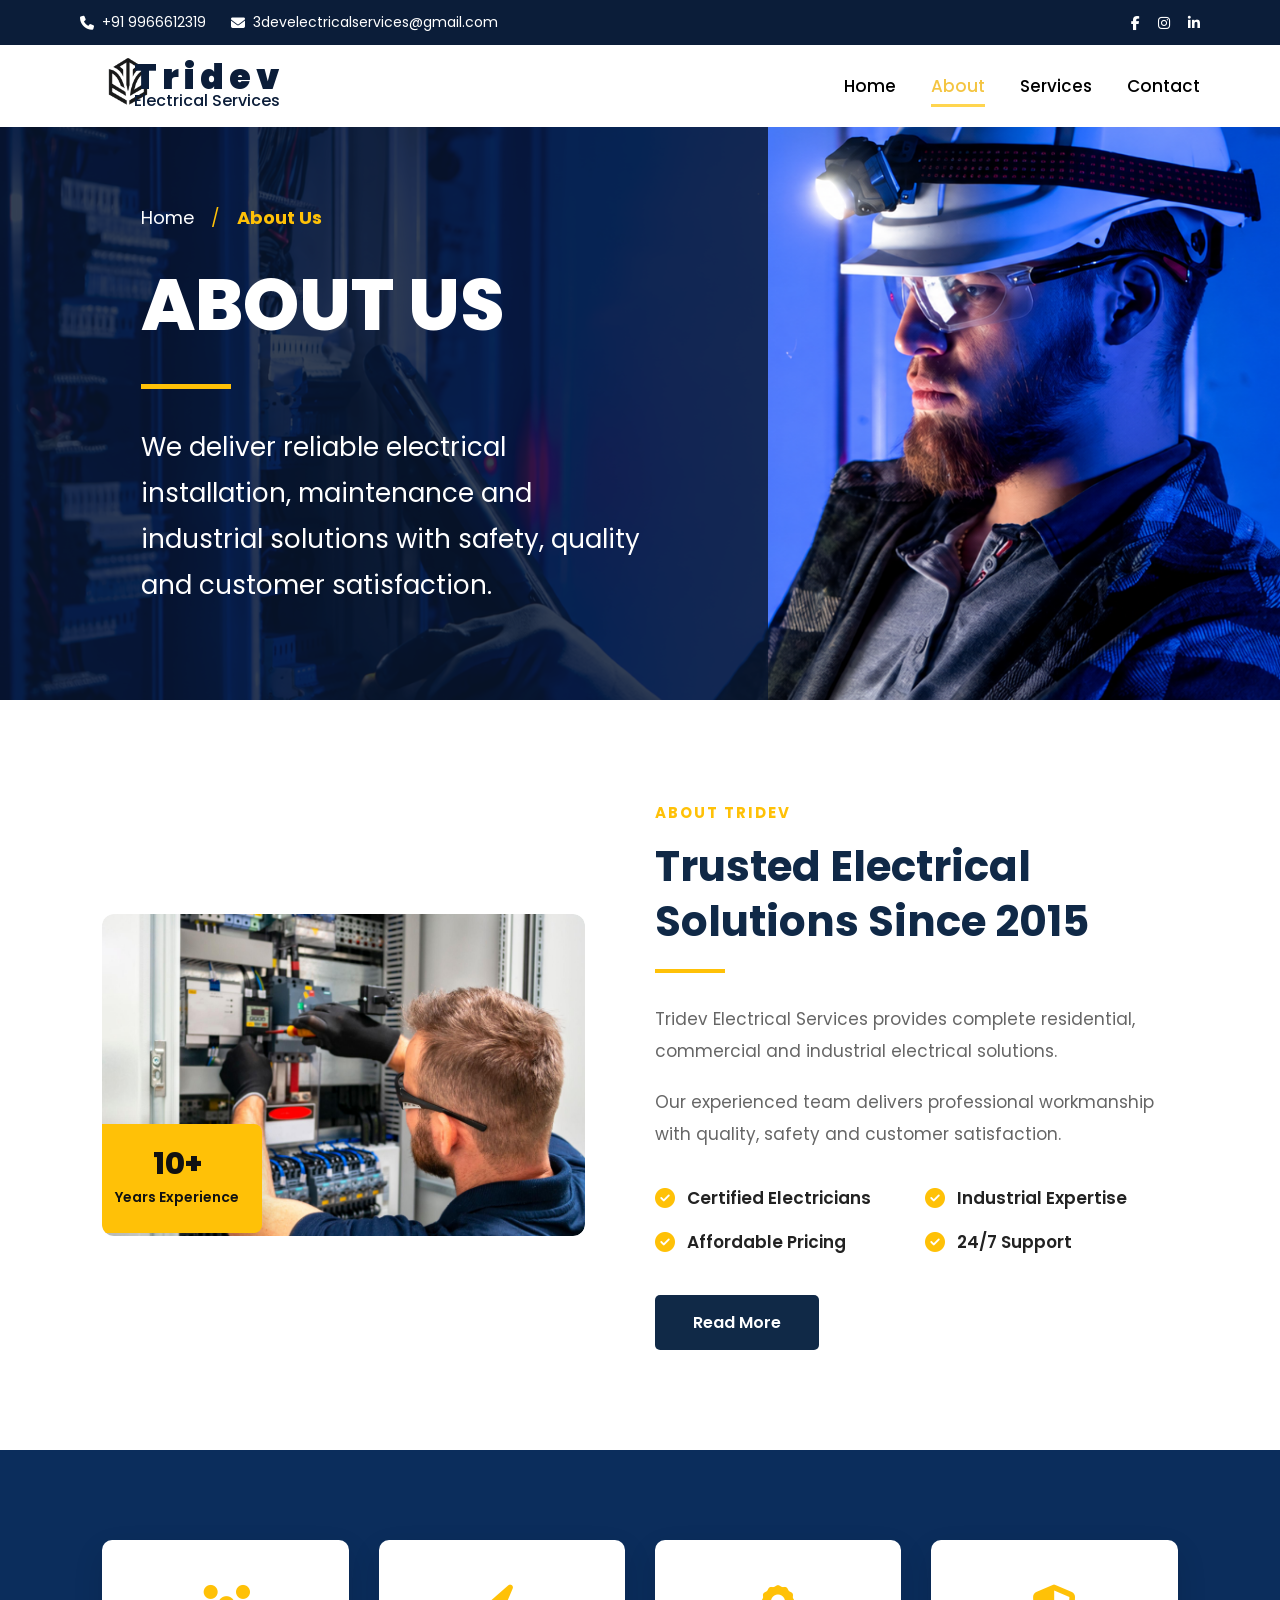
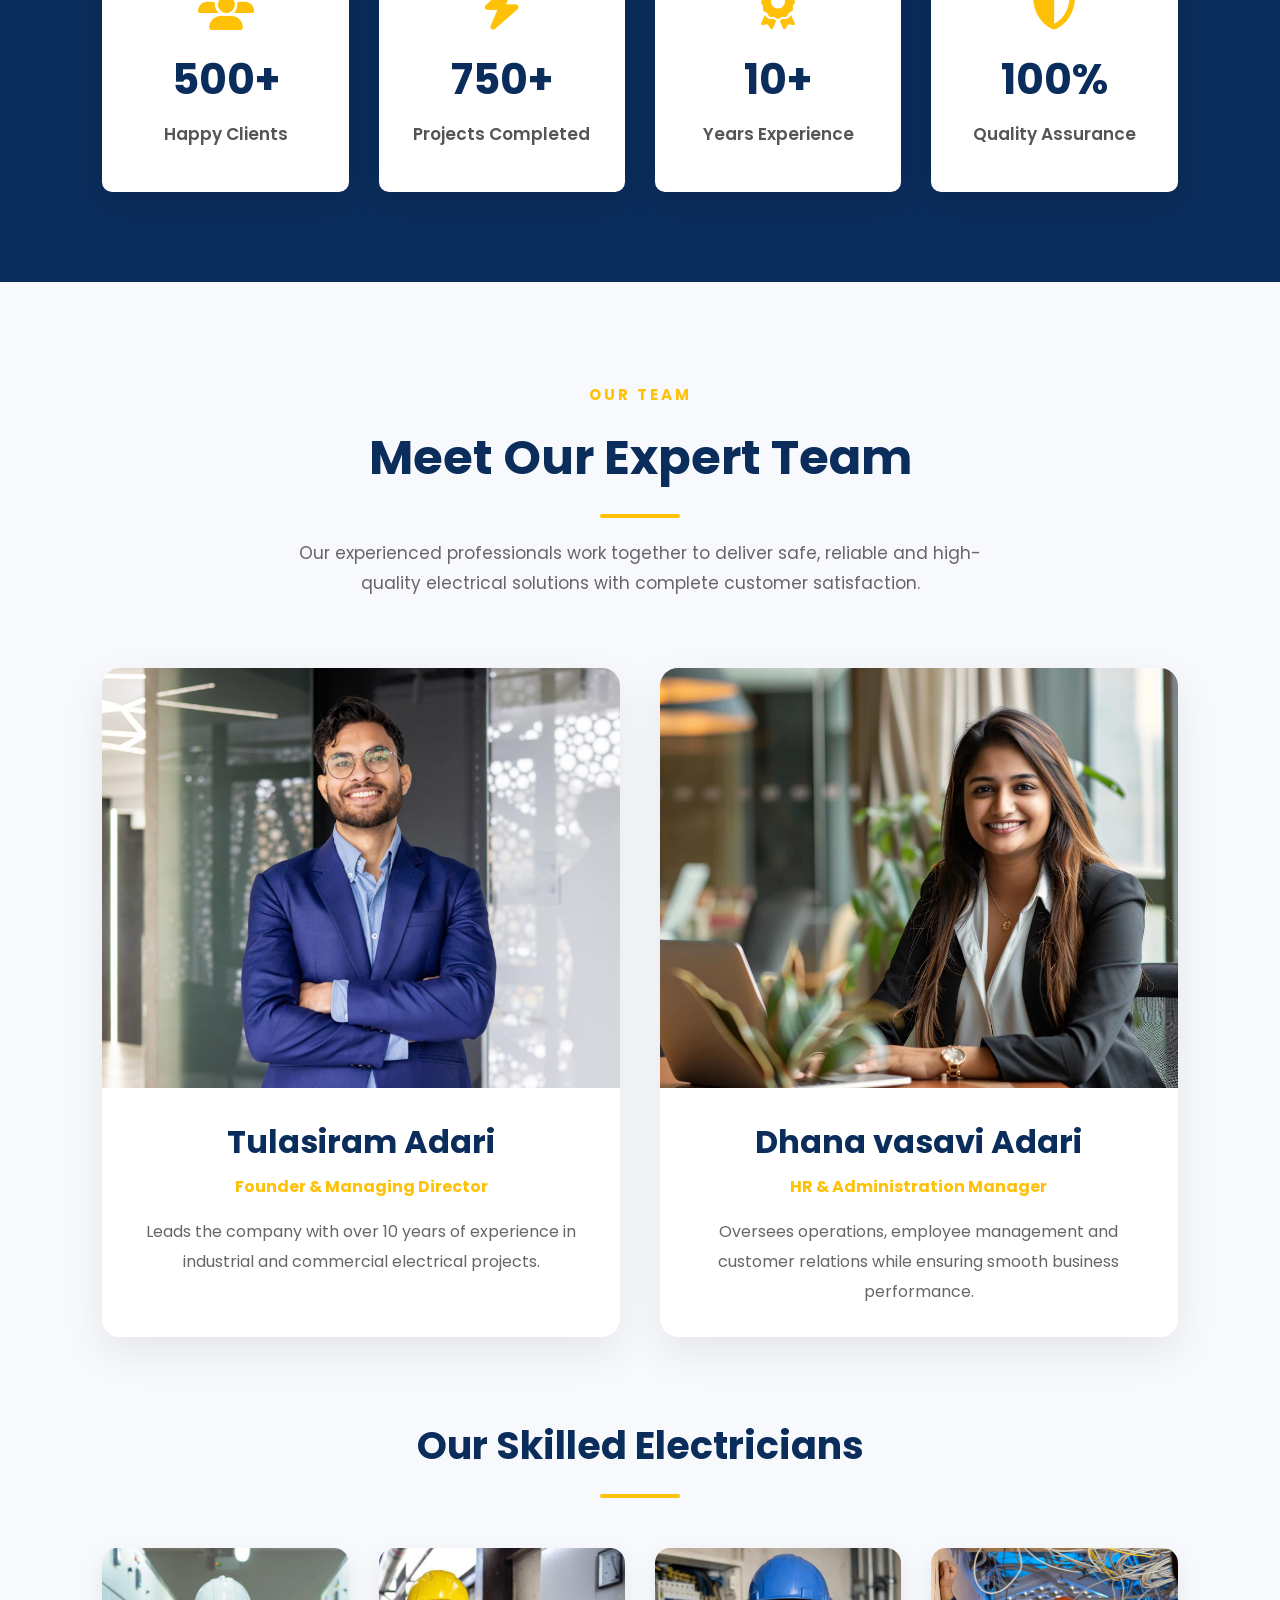
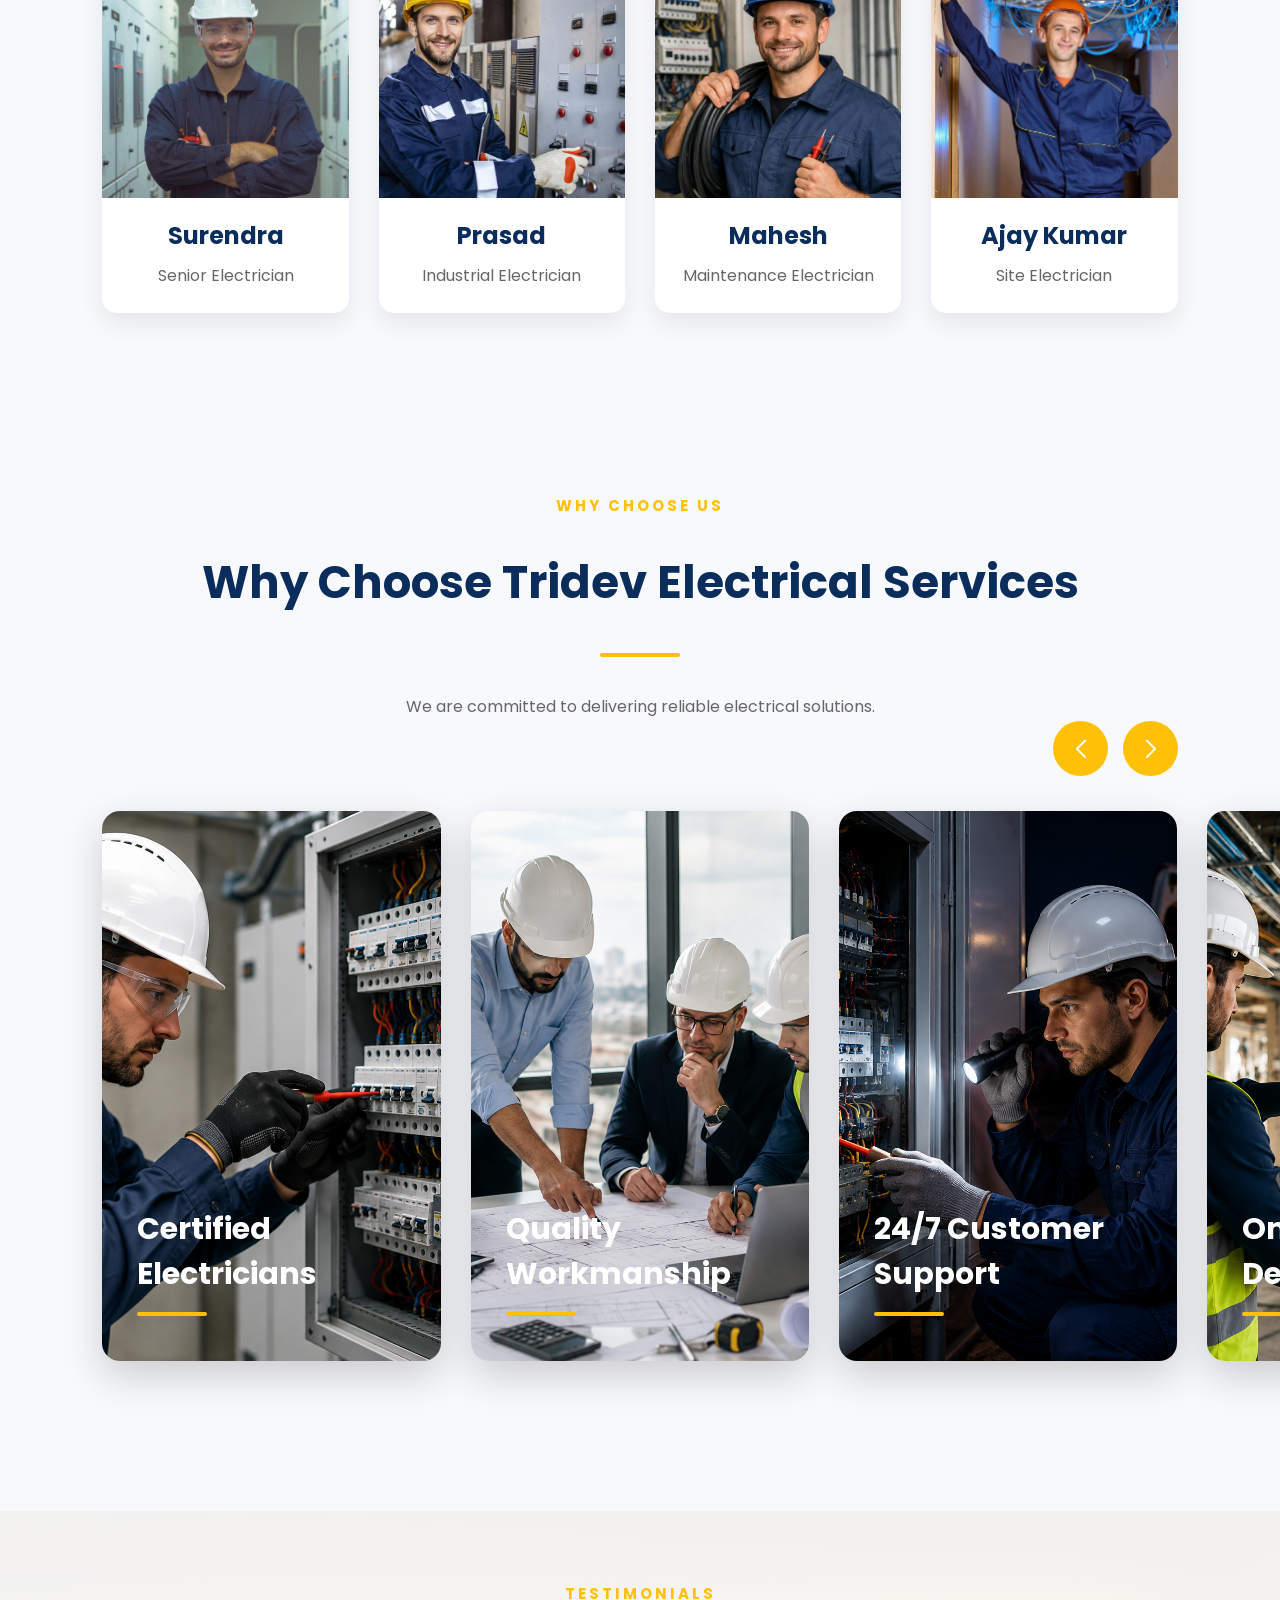
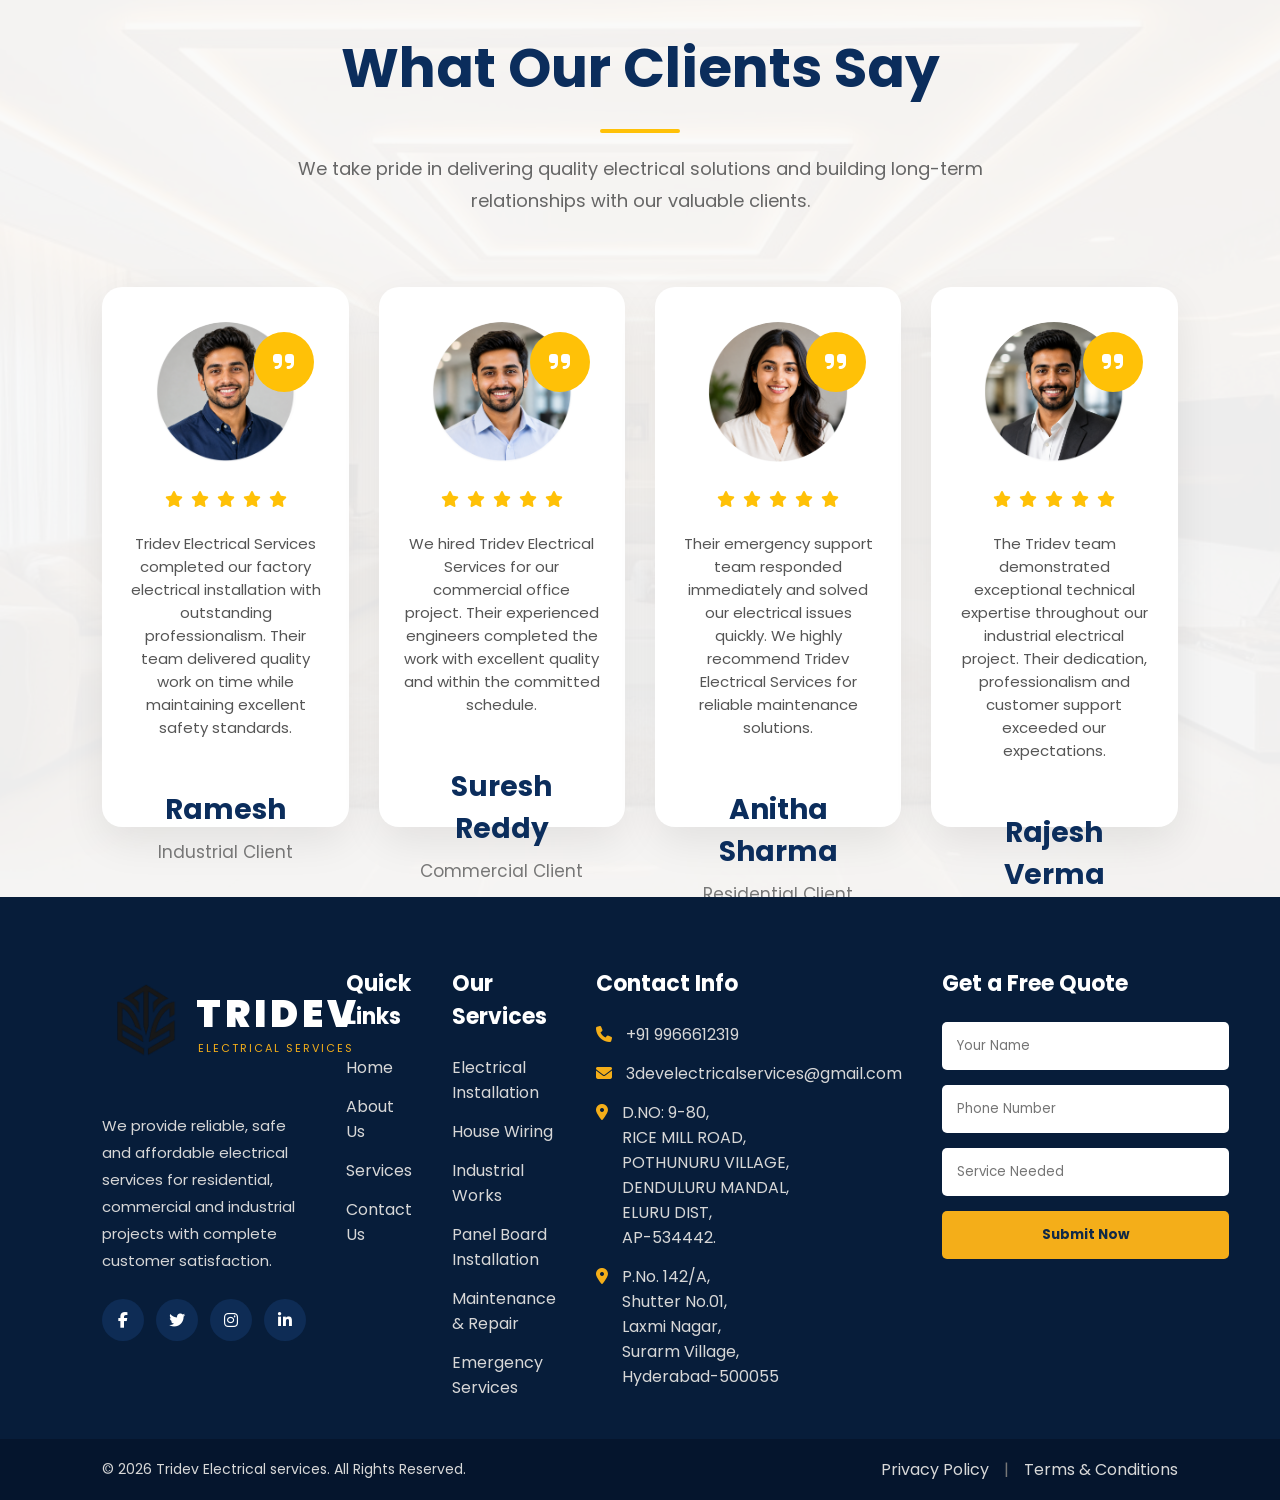
<file: htmls/about.html>
<!DOCTYPE html>
<html lang="en">

<head>

    <meta charset="UTF-8">

    <meta name="viewport" content="width=device-width, initial-scale=1.0">

    <title>About Us | Tridev Electrical Services</title>

    <link rel="stylesheet" href="../css/about.css">

    <!-- Font Awesome -->

    <link rel="stylesheet"
    href="https://cdnjs.cloudflare.com/ajax/libs/font-awesome/6.6.0/css/all.min.css">

    
    <link rel="stylesheet" href="https://cdn.jsdelivr.net/npm/swiper@11/swiper-bundle.min.css">
</head>

<body>

<!-- ===========================
          TOP BAR
=========================== -->

 <div class="top-bar">

        <div class="top-left">
            <span><i class="fa-solid fa-phone"></i> +91 9966612319</span>
            <span><i class="fa-solid fa-envelope"></i> 3develectricalservices@gmail.com</span>
        </div>

        <div class="top-right">
            <i class="fab fa-facebook-f"></i>
            <i class="fab fa-instagram"></i>
            <i class="fab fa-linkedin-in"></i>
        </div>

    </div>

<!-- ===========================
            HEADER
=========================== -->

<header>

    <div class="logo">

            <img src="../images/logo.png" alt="Logo">

            <h2>Tridev<br><span class="logo1">Electrical Services</span></h2>

        </div>

    <nav id="mobileNav">

        <ul>

            <li><a href="../index.html">Home</a></li>

            <li><a class="active" href="../htmls/about.html">About</a></li>

            <li><a href="../htmls/services.html">Services</a></li>

            <li><a href="../htmls/contact.html">Contact</a></li>

        </ul>

    </nav>

    <button class="menu-button" id="menuButton" type="button">

        <span></span>
        <span></span>
        <span></span>

    </button>

</header>

<!-- ===========================
        ABOUT HERO
=========================== -->

<section class="about-hero">

    <img src="../images/about-banner.png" class="hero-bg" alt="About Banner">

    <div class="about-overlay"></div>

    <div class="about-content">

        <p class="breadcrumb">
            <a href="../index.html">Home</a>
            <span>/</span>
            <strong>About Us</strong>
        </p>

        <h1>ABOUT US</h1>

        <div class="line"></div>

        <p>
            We deliver reliable electrical installation,
            maintenance and industrial solutions with
            safety, quality and customer satisfaction.
        </p>

    </div>

</section>
<!-- ===========================
      ABOUT COMPANY
=========================== -->

<section class="about-company">

    <div class="company-container">

        <!-- LEFT IMAGE -->

        <div class="company-image">

            <img src="../images/about-company.jpg"
            alt="Company">

            <div class="experience-box">

                <h2>10+</h2>

                <p>Years Experience</p>

            </div>

        </div>

        <!-- RIGHT CONTENT -->

        <div class="company-content">

            <span>

                ABOUT TRIDEV

            </span>

            <h2>

                Trusted Electrical
                Solutions Since 2015

            </h2>

            <div class="title-line"></div>

            <p>

                Tridev Electrical Services provides
                complete residential, commercial and
                industrial electrical solutions.

            </p>

            <p>

                Our experienced team delivers
                professional workmanship with quality,
                safety and customer satisfaction.

            </p>

            <div class="feature-box">

                <div class="feature">

                    <i class="fa-solid fa-circle-check"></i>

                    Certified Electricians

                </div>

                <div class="feature">

                    <i class="fa-solid fa-circle-check"></i>

                    Industrial Expertise

                </div>

                <div class="feature">

                    <i class="fa-solid fa-circle-check"></i>

                    Affordable Pricing

                </div>

                <div class="feature">

                    <i class="fa-solid fa-circle-check"></i>

                    24/7 Support

                </div>

            </div>

            <a href="#"

            class="about-btn">

                Read More

            </a>

        </div>

    </div>

</section>

<!-- ===========================
        COMPANY STATISTICS
=========================== -->

<section class="company-stats">

    <div class="stats-container">

        <div class="stat-box">

            <i class="fa-solid fa-users"></i>

            <h2 data-target="500">0+</h2>
            <p>Happy Clients</p>

        </div>

        <div class="stat-box">

            <i class="fa-solid fa-bolt"></i>

            <h2 data-target="750">0+</h2>
            <p>Projects Completed</p>

        </div>

        <div class="stat-box">

            <i class="fa-solid fa-award"></i>

            <h2 data-target="10">0+</h2>
            <p>Years Experience</p>

        </div>

        <div class="stat-box">

            <i class="fa-solid fa-shield-halved"></i>

            <h2 data-target="100">0%</h2>
            <p>Quality Assurance</p>

        </div>

    </div>

</section>

<!--==========================================
                OUR TEAM
===========================================-->

<section class="our-team">

    <div class="team-heading">

        <span>OUR TEAM</span>

        <h2>Meet Our Expert Team</h2>

        <div class="heading-line"></div>

        <p>
            Our experienced professionals work together to deliver safe,
            reliable and high-quality electrical solutions with complete
            customer satisfaction.
        </p>

    </div>

    <!-- Top Team -->

    <div class="management-team">

        <!-- Chairman -->

        <div class="team-card manager">

            <img src="../images/team1.jpg" alt="Chairman">

            <div class="team-content">

                <h3>Tulasiram Adari</h3>

                <span>Founder & Managing Director</span>

                <p>
                    Leads the company with over 10 years of experience in
                    industrial and commercial electrical projects.
                </p>

            </div>

        </div>

        <!-- HR -->

        <div class="team-card manager">

            <img src="../images/team2.jpg" alt="HR Manager">

            <div class="team-content">

                <h3>Dhana vasavi Adari </h3>

                <span>HR & Administration Manager</span>

                <p>
                    Oversees operations, employee management and customer
                    relations while ensuring smooth business performance.
                </p>

            </div>

        </div>

    </div>

    <!-- Electrician Heading -->

    <div class="electrician-heading">

        <h2>Our Skilled Electricians</h2>

        <div class="heading-line"></div>

    </div>

    <!-- Electricians -->

    <div class="electrician-team">

        <div class="electrician-card">

            <img src="../images/team3.jpg" alt="Electrician">

            <h3>Surendra</h3>

            <span>Senior Electrician</span>

        </div>

        <div class="electrician-card">

            <img src="../images/team4.jpg" alt="Electrician">

            <h3>Prasad </h3>

            <span>Industrial Electrician</span>

        </div>

        <div class="electrician-card">

            <img src="../images/team5.jpg" alt="Electrician">

            <h3>Mahesh</h3>

            <span>Maintenance Electrician</span>

        </div>

        <div class="electrician-card">

            <img src="../images/team6.jpg" alt="Electrician">

            <h3>Ajay Kumar</h3>

            <span>Site Electrician</span>

        </div>

    </div>

</section>


<!--==========================================
            WHY CHOOSE US
===========================================-->


<section class="why-choose">
<div class="section-title">

    <span>WHY CHOOSE US</span>
 
    <h2>Why Choose Tridev Electrical Services</h2>

            <div class="heading-line"></div>


    <p>
        We are committed to delivering reliable electrical solutions.
    </p>

    <div class="choose-nav">

        <div class="swiper-button-prev"></div>

        <div class="swiper-button-next"></div>

    </div>

</div>

<div class="chooseSwiper">

    <div class="swiper-wrapper">

        <!-- Card 1 -->

        <div class="swiper-slide">

            <div class="choose-card">

                <img src="../images/why1.png" alt="Certified Electricians">

                <div class="choose-overlay">

                    <h3>Certified Electricians</h3>

                    <div class="underline"></div>

                    <p>
                        Our licensed electricians provide professional
                        electrical installation, maintenance and repair
                        services with the highest safety standards.
                    </p>

                </div>

            </div>

        </div>

        <!-- Card 2 -->

        <div class="swiper-slide">

            <div class="choose-card">

                <img src="../images/why2.png" alt="Quality Workmanship">

                <div class="choose-overlay">

                    <h3>Quality Workmanship</h3>

                    <div class="underline"></div>

                    <p>
                        We use premium materials, modern equipment and
                        industry-approved methods to deliver reliable
                        electrical solutions.
                    </p>

                </div>

            </div>

        </div>

        <!-- Card 3 -->

        <div class="swiper-slide">

            <div class="choose-card">

                <img src="../images/why3.png" alt="24/7 Support">

                <div class="choose-overlay">

                    <h3>24/7 Customer Support</h3>

                    <div class="underline"></div>

                    <p>
                        Our support team is always ready to provide
                        quick assistance and dependable electrical
                        services whenever required.
                    </p>

                </div>

            </div>

        </div>

        <!-- Card 4 -->

        <div class="swiper-slide">

            <div class="choose-card">

                <img src="../images/Why4.png" alt="On-Time Delivery">

                <div class="choose-overlay">

                    <h3>On-Time Project Delivery</h3>

                    <div class="underline"></div>

                    <p>
                        We complete every project on schedule while
                        maintaining excellent workmanship and safety
                        standards.
                    </p>

                </div>

            </div>

        </div>

        <!-- Card 5 -->

        <div class="swiper-slide">

            <div class="choose-card">

                <img src="../images/Why5.png" alt="Modern Equipment">

                <div class="choose-overlay">

                    <h3>Modern Equipment</h3>

                    <div class="underline"></div>

                    <p>
                        We use advanced electrical tools and modern
                        technology to ensure efficient and accurate
                        project execution.
                    </p>

                </div>

            </div>

        </div>

        <!-- Card 6 -->

        <div class="swiper-slide">

            <div class="choose-card">

                <img src="../images/Why6.png" alt="Customer Satisfaction">

                <div class="choose-overlay">

                    <h3>Customer Satisfaction</h3>

                    <div class="underline"></div>

                    <p>
                        We build lasting relationships by providing
                        dependable service, transparent communication
                        and quality results.
                    </p>

                </div>

            </div>

        </div>

    </div>


</div>
</section>


<!--==========================================
            TESTIMONIALS
===========================================-->

<section class="testimonials">

    <div class="testimonial-heading">

        <span>TESTIMONIALS</span>

        <h2>What Our Clients Say</h2>

        <div class="heading-line"></div>

        <p>
            We take pride in delivering quality electrical solutions and
            building long-term relationships with our valuable clients.
        </p>

    </div>

    <div class="testimonial-track">

        <!-- Card 1 -->

        <div class="testimonial-card">

            <div class="quote">
                <i class="fa-solid fa-quote-right"></i>
            </div>

            <img src="../images/client1.png" alt="Client">

            <div class="stars">
                <i class="fa-solid fa-star"></i>
                <i class="fa-solid fa-star"></i>
                <i class="fa-solid fa-star"></i>
                <i class="fa-solid fa-star"></i>
                <i class="fa-solid fa-star"></i>
            </div>

            <p>
                Tridev Electrical Services completed our factory electrical
                installation with outstanding professionalism. Their team
                delivered quality work on time while maintaining excellent
                safety standards.
            </p>

            <div class="small-line"></div>

            <h3>Ramesh</h3>

            <span>Industrial Client</span>

        </div>

        <!-- Card 2 -->

        <div class="testimonial-card">

            <div class="quote">
                <i class="fa-solid fa-quote-right"></i>
            </div>

            <img src="../images/client2.png" alt="Client">

            <div class="stars">
                <i class="fa-solid fa-star"></i>
                <i class="fa-solid fa-star"></i>
                <i class="fa-solid fa-star"></i>
                <i class="fa-solid fa-star"></i>
                <i class="fa-solid fa-star"></i>
            </div>

            <p>
                We hired Tridev Electrical Services for our commercial office
                project. Their experienced engineers completed the work with
                excellent quality and within the committed schedule.
            </p>

            <div class="small-line"></div>

            <h3>Suresh Reddy</h3>

            <span>Commercial Client</span>

        </div>

        <!-- Card 3 -->

        <div class="testimonial-card">

            <div class="quote">
                <i class="fa-solid fa-quote-right"></i>
            </div>

            <img src="../images/client3.png" alt="Client">

            <div class="stars">
                <i class="fa-solid fa-star"></i>
                <i class="fa-solid fa-star"></i>
                <i class="fa-solid fa-star"></i>
                <i class="fa-solid fa-star"></i>
                <i class="fa-solid fa-star"></i>
            </div>

            <p>
                Their emergency support team responded immediately and solved
                our electrical issues quickly. We highly recommend Tridev
                Electrical Services for reliable maintenance solutions.
            </p>

            <div class="small-line"></div>

            <h3>Anitha Sharma</h3>

            <span>Residential Client</span>

        </div>

        <!-- Card 4 -->

        <div class="testimonial-card">

            <div class="quote">
                <i class="fa-solid fa-quote-right"></i>
            </div>

            <img src="../images/client4.png" alt="Client">

            <div class="stars">
                <i class="fa-solid fa-star"></i>
                <i class="fa-solid fa-star"></i>
                <i class="fa-solid fa-star"></i>
                <i class="fa-solid fa-star"></i>
                <i class="fa-solid fa-star"></i>
            </div>

            <p>
                The Tridev team demonstrated exceptional technical expertise
                throughout our industrial electrical project. Their dedication,
                professionalism and customer support exceeded our expectations.
            </p>

            <div class="small-line"></div>

            <h3>Rajesh Verma</h3>

            <span>Factory Manager</span>

        </div>

    </div>

</section>

<!-- =====================================
            MAIN FOOTER
===================================== -->

<footer class="main-footer">

    <div class="footer-container">

        <!-- Company Info -->

        <div class="footer-column">

           <div class="footer-brand">

    <img src="../images/logo.png" alt="TRIDEVI Logo">

    <div class="brand-text">

        <h2>TRIDEV</h2>

        <p>Electrical Services</p>

    </div>

</div>

            <p>
                We provide reliable, safe and affordable electrical
                services for residential, commercial and industrial
                projects with complete customer satisfaction.
            </p>

            <div class="footer-social">

                <a href="#"><i class="fa-brands fa-facebook-f"></i></a>

                <a href="#"><i class="fa-brands fa-twitter"></i></a>

                <a href="#"><i class="fa-brands fa-instagram"></i></a>

                <a href="#"><i class="fa-brands fa-linkedin-in"></i></a>

            </div>

        </div>


        <!-- Quick Links -->

        <div class="footer-column">

            <h3>Quick Links</h3>

            <ul>

                <li><a href="../index.html">Home</a></li>

                <li><a href="../htmls/about.html">About Us</a></li>

                <li><a href="../htmls/services.html">Services</a></li>

                <li><a href="../htmls/contact.html">Contact Us</a></li>

            </ul>

        </div>


        <!-- Services -->

        <div class="footer-column">

            <h3>Our Services</h3>

            <ul>

                <li><a href="../htmls/services.html">Electrical Installation</a></li>

                <li><a href="../htmls/services.html">House Wiring</a></li>

                <li><a href="../htmls/services.html">Industrial Works</a></li>

                <li><a href="../htmls/services.html">Panel Board Installation</a></li>

                <li><a href="../htmls/services.html">Maintenance & Repair</a></li>

                <li><a href="../htmls/services.html">Emergency Services</a></li>

            </ul>

        </div>


        <!-- Contact -->

       <div class="footer-column">

            <h3>Contact Info</h3>

            <ul class="contact-list">

                <li>

                    <i class="fa-solid fa-phone"></i>

                    +91 9966612319

                </li>

                <li>

                    <i class="fa-solid fa-envelope"></i>

                   3develectricalservices@gmail.com
                </li>

                <li>

                    <i class="fa-solid fa-location-dot"></i>

                    D.NO: 9-80, <br>
                    RICE MILL ROAD,<br>
                     POTHUNURU VILLAGE,<br>
                      DENDULURU MANDAL,<br>
                      ELURU DIST,<br>
                      AP-534442.

                </li>

                <li>

                    <i class="fa-solid fa-location-dot"></i>
                        P.No. 142/A,<br>
                        Shutter No.01,<br>
                        Laxmi Nagar,<br>
                        Surarm Village,<br>
                        Hyderabad-500055

                </li>

            </ul>

        </div>


        <!-- Quote Form -->

        <div class="footer-column">

            <h3>Get a Free Quote</h3>

            <form class="footer-form">

                <input
                type="text"
                placeholder="Your Name">

                <input
                type="tel"
                placeholder="Phone Number">

                <input
                type="text"
                placeholder="Service Needed">

                <button>

                    Submit Now

                </button>

            </form>

        </div>

    </div>

</footer>

<!-- ==========================
        FOOTER BOTTOM
========================== -->

<section class="footer-bottom">

    <div class="footer-bottom-container">

        <div class="copyright">

            © 2026 Tridev Electrical services. All Rights Reserved.

        </div>

        <div class="footer-policy">

            <a href="#">Privacy Policy</a>

            <span>|</span>

            <a href="#">Terms & Conditions</a>

        </div>

    </div>

</section>


<script src="https://cdn.jsdelivr.net/npm/swiper@11/swiper-bundle.min.js"></script>
<script src="../js/about.js"></script>

</body>
</html>
</file>
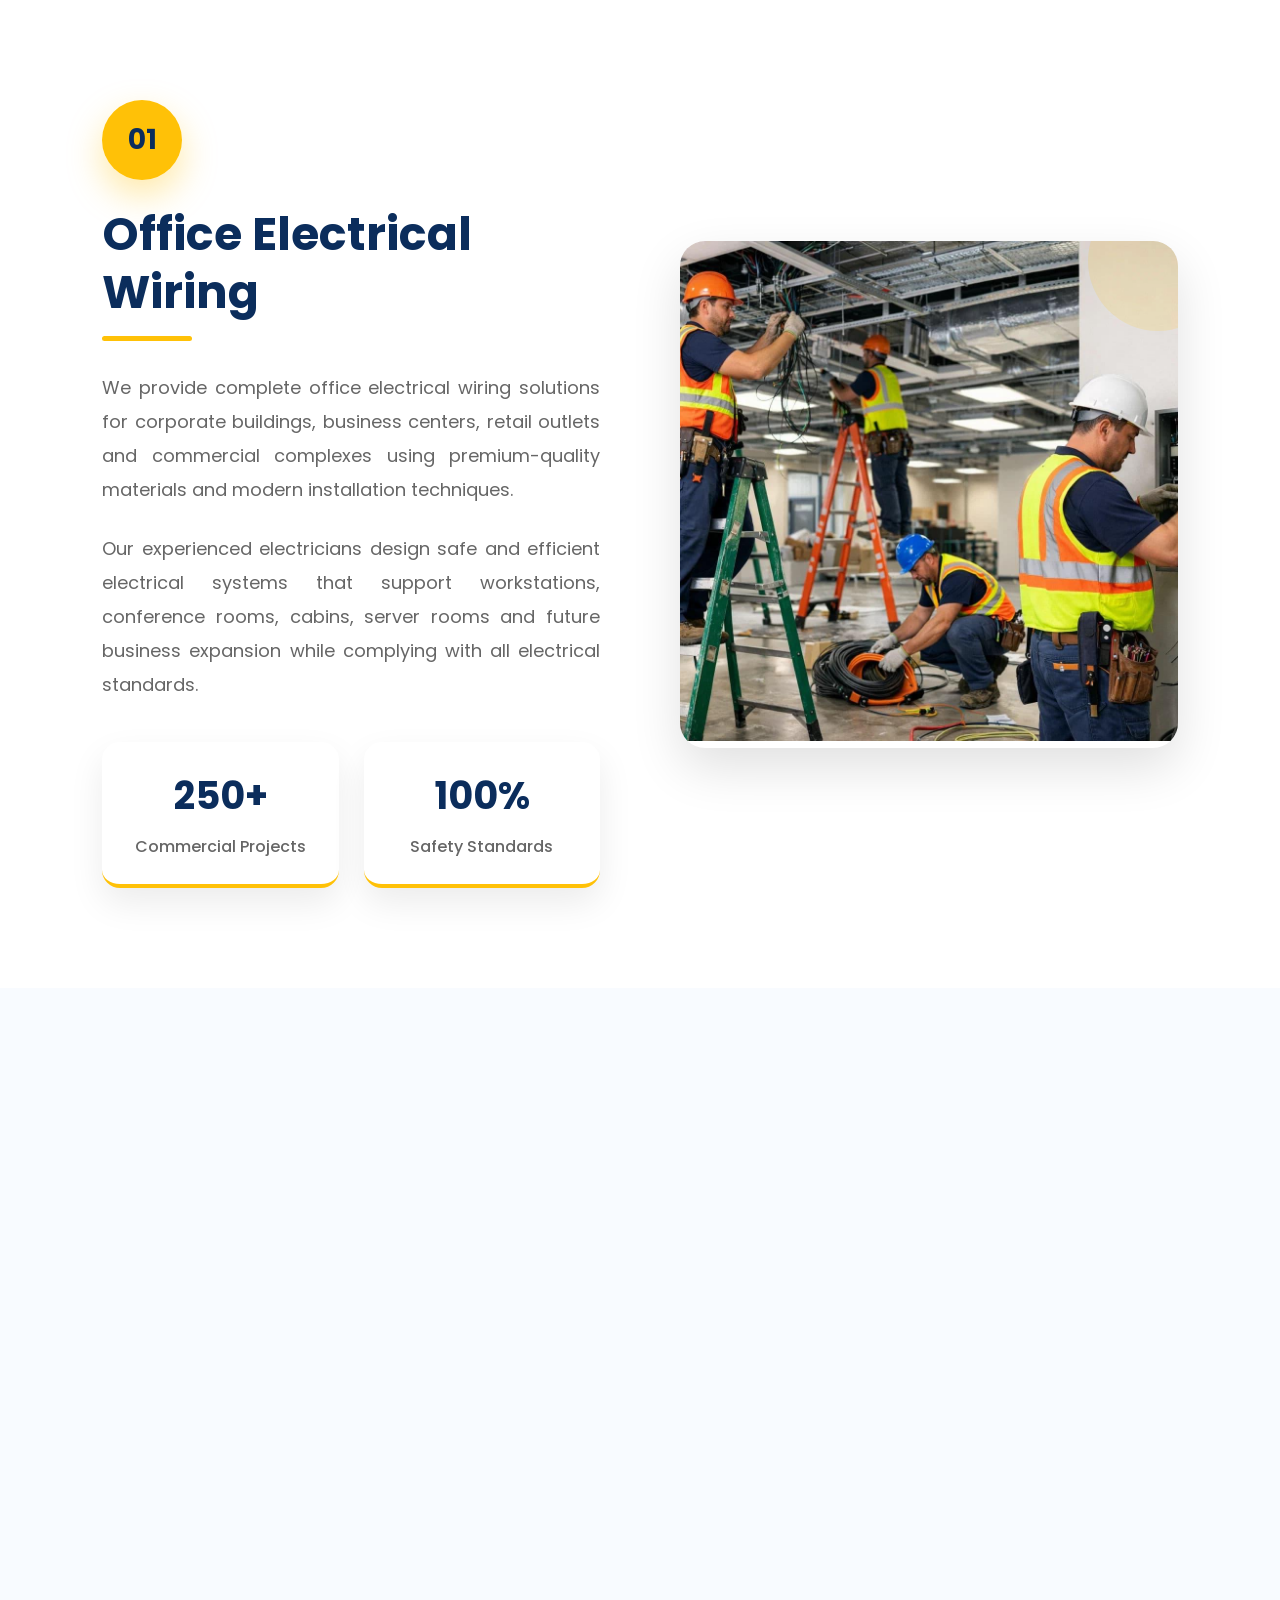
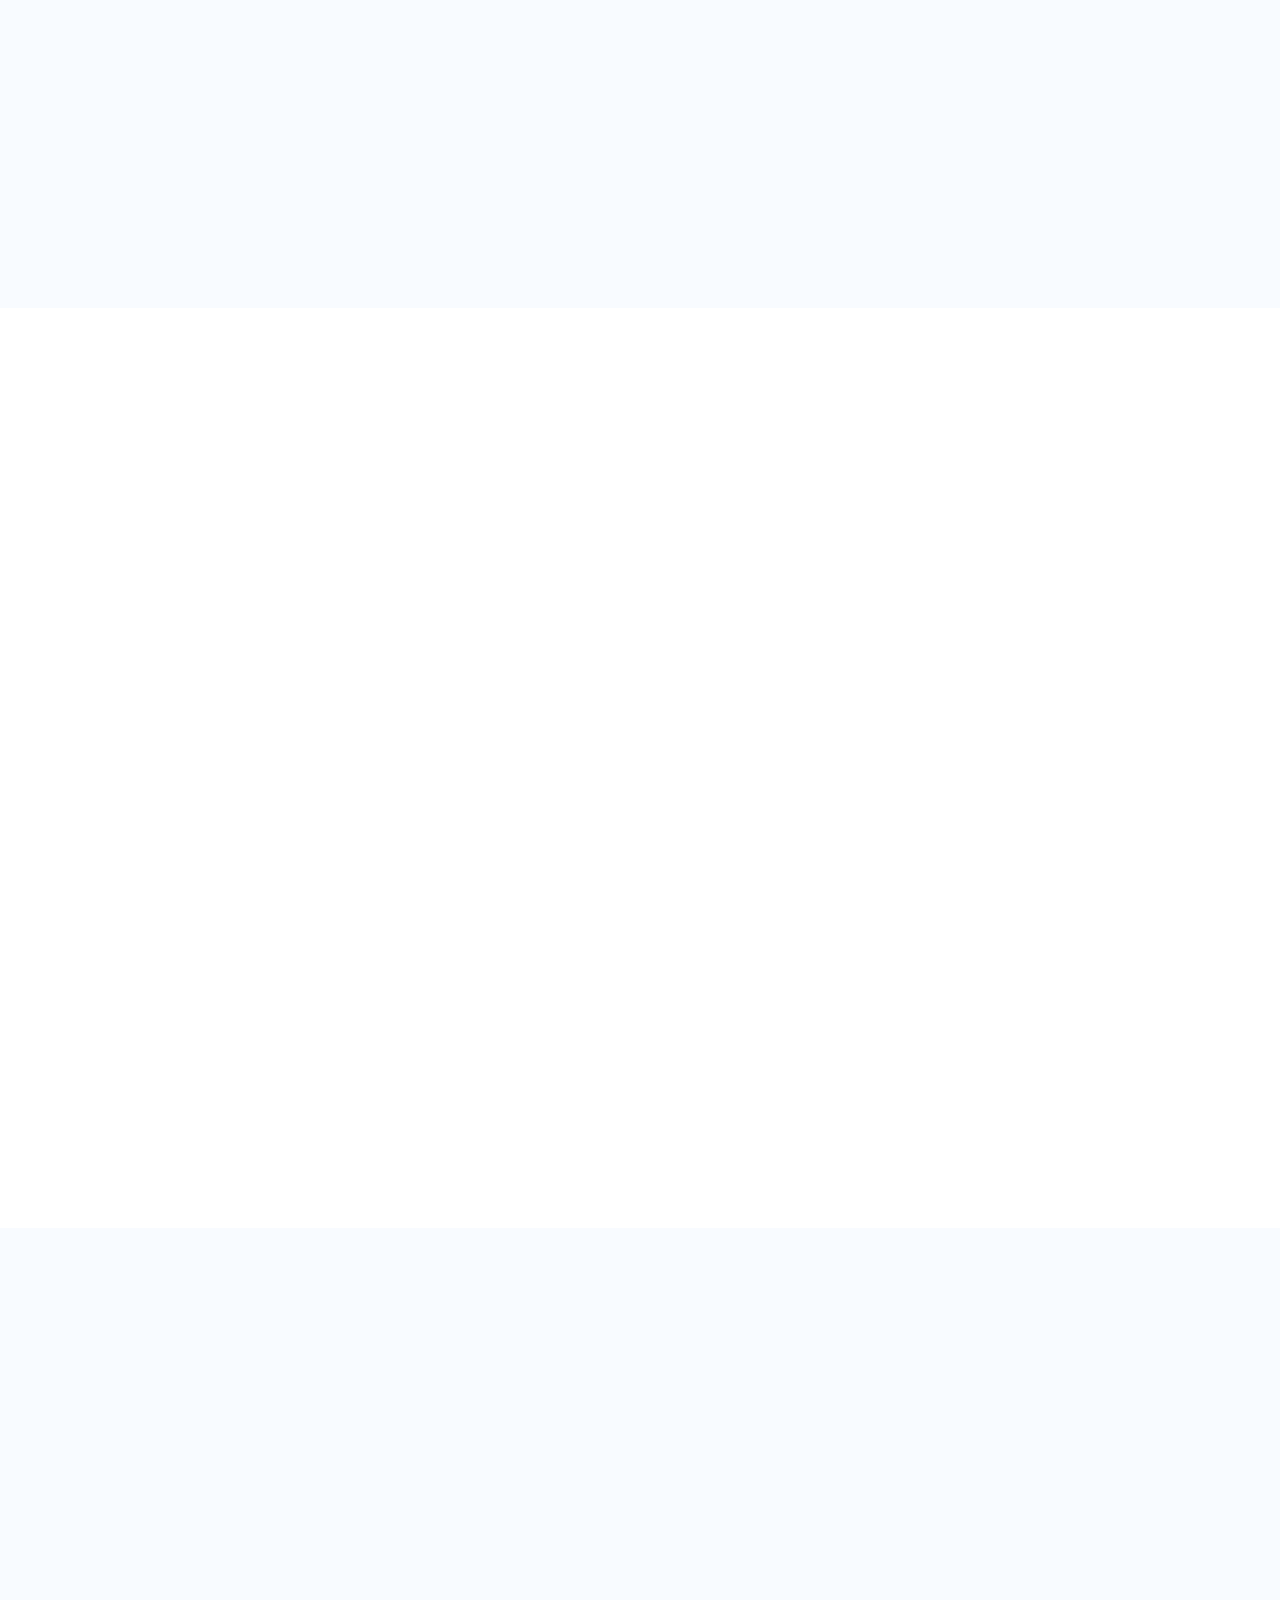
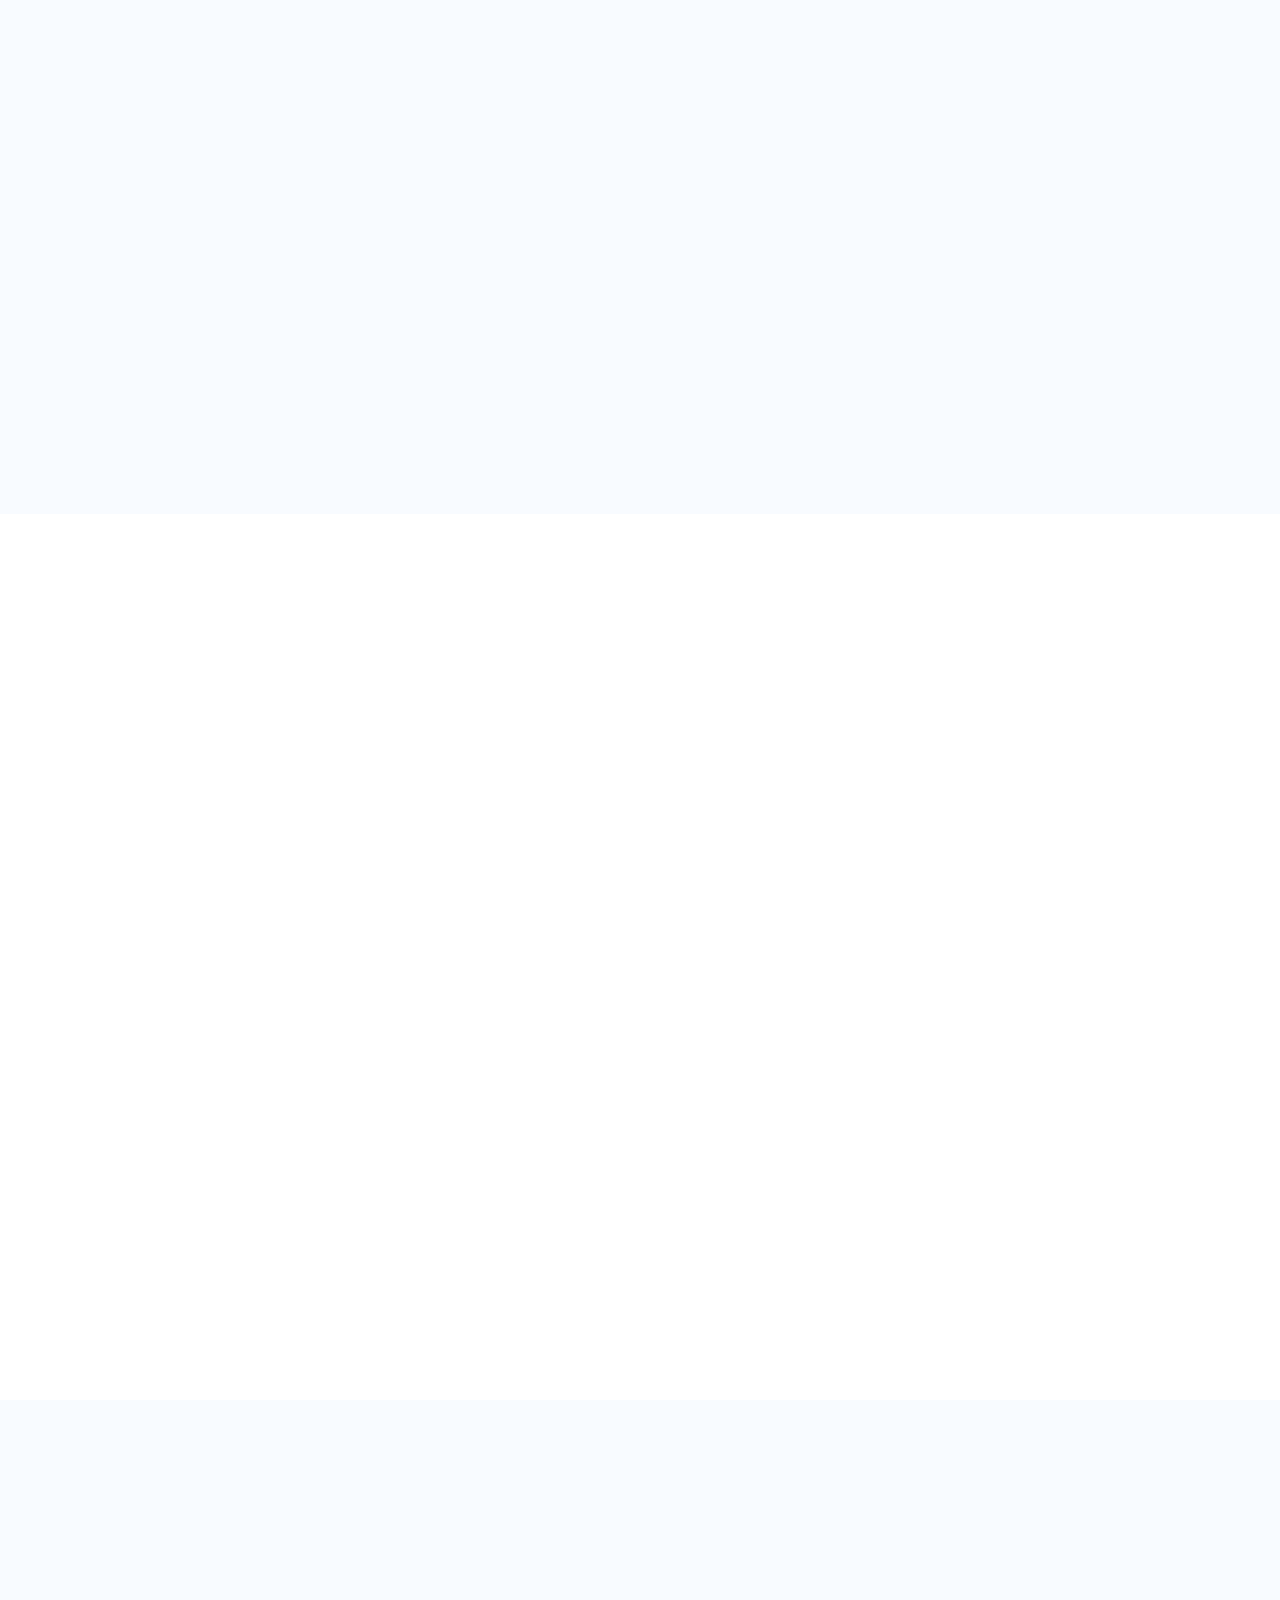
<file: htmls/commercial.html>
<!DOCTYPE html>
<html lang="en">

<head>

<meta charset="UTF-8">
<meta name="viewport" content="width=device-width, initial-scale=1.0">

<title>Commercial Electrical Services</title>

<link rel="stylesheet" href="../css/residential.css">

<link rel="stylesheet"
href="https://cdnjs.cloudflare.com/ajax/libs/font-awesome/6.5.2/css/all.min.css">

<link rel="stylesheet"
href="https://unpkg.com/aos@2.3.4/dist/aos.css">

</head>

<body>

<!--=========================================
        OFFICE ELECTRICAL WIRING
==========================================-->

<section class="service-section">

<div class="service-content" data-aos="fade-right">

<span class="service-number">01</span>

<h2>Office Electrical Wiring</h2>

<div class="line"></div>

<p>
We provide complete office electrical wiring solutions for corporate buildings,
business centers, retail outlets and commercial complexes using premium-quality
materials and modern installation techniques.
</p>

<p>
Our experienced electricians design safe and efficient electrical systems that
support workstations, conference rooms, cabins, server rooms and future
business expansion while complying with all electrical standards.
</p>

<div class="service-bottom">

<div class="experience">
<h3>250+</h3>
<span>Commercial Projects</span>
</div>

<div class="experience">
<h3>100%</h3>
<span>Safety Standards</span>
</div>

</div>

</div>

<div class="service-image" data-aos="zoom-in-left">

<img src="../images/office-wiring.jpg" alt="Office Wiring">

</div>

</section>

<!--=========================================
        COMMERCIAL LED LIGHTING
==========================================-->

<section class="service-section">

<div class="service-image" data-aos="fade-right">

<img src="../images/commercial-lighting.jpg" alt="Commercial Lighting">

</div>

<div class="service-content" data-aos="fade-left">

<span class="service-number">02</span>

<h2>Commercial LED Lighting</h2>

<div class="line"></div>

<p>
Our energy-efficient LED lighting solutions improve workplace visibility,
reduce electricity costs and create a professional environment for offices,
showrooms, hospitals and shopping malls.
</p>

<p>
We install indoor, outdoor, decorative, emergency and industrial lighting
systems using trusted branded products for long-lasting performance.
</p>

<div class="service-bottom">

<div class="experience">
<h3>80%</h3>
<span>Energy Saving</span>
</div>

<div class="experience">
<h3>50K+</h3>
<span>LED Life Hours</span>
</div>

</div>

</div>

</section>

<!--=========================================
        DISTRIBUTION PANEL
==========================================-->

<section class="service-section">

<div class="service-content" data-aos="zoom-in-right">

<span class="service-number">03</span>

<h2>Distribution Panel Installation</h2>

<div class="line"></div>

<p>
A reliable distribution panel ensures safe electrical distribution throughout
commercial buildings while protecting equipment from overloads, short circuits
and electrical faults.
</p>

<p>
We install MCBs, MCCBs, RCCBs and industrial protection devices from leading
brands to deliver maximum safety and uninterrupted power.
</p>

<div class="service-bottom">

<div class="experience">
<h3>300+</h3>
<span>Panels Installed</span>
</div>

<div class="experience">
<h3>100%</h3>
<span>Reliable Protection</span>
</div>

</div>

</div>

<div class="service-image" data-aos="flip-left">

<img src="../images/distribution-panel.jpg" alt="Distribution Panel">

</div>

</section>

<!--=========================================
        GENERATOR & UPS
==========================================-->

<section class="service-section">

<div class="service-image" data-aos="zoom-in">

<img src="../images/generator-ups.jpg" alt="Generator UPS">

</div>

<div class="service-content" data-aos="fade-up">

<span class="service-number">04</span>

<h2>Generator & UPS Installation</h2>

<div class="line"></div>

<p>
Power interruptions can affect business productivity. We install generators,
UPS systems and backup power solutions for continuous business operations.
</p>

<p>
Our experts provide complete installation, testing and maintenance to ensure
reliable backup power during unexpected outages.
</p>

<div class="service-bottom">

<div class="experience">
<h3>24/7</h3>
<span>Power Backup</span>
</div>

<div class="experience">
<h3>99%</h3>
<span>Reliable Performance</span>
</div>

</div>

</div>

</section>

<!--=========================================
        FIRE ALARM
==========================================-->

<section class="service-section">

<div class="service-content" data-aos="fade-down">

<span class="service-number">05</span>

<h2>Fire Alarm & Emergency Lighting</h2>

<div class="line"></div>

<p>
Protect employees and property with professionally installed fire alarm
systems, emergency lighting and evacuation safety solutions.
</p>

<p>
Our systems comply with commercial safety regulations and provide early warning,
safe exits and dependable emergency operation.
</p>

<div class="service-bottom">

<div class="experience">
<h3>100%</h3>
<span>Safety Compliance</span>
</div>

<div class="experience">
<h3>500+</h3>
<span>Systems Installed</span>
</div>

</div>

</div>

<div class="service-image" data-aos="zoom-in-right">

<img src="../images/fire-alarm.jpg" alt="Fire Alarm">

</div>

</section>

<!--=========================================
        MAINTENANCE
==========================================-->

<section class="service-section">

<div class="service-image" data-aos="flip-right">

<img src="../images/commercial-maintenance.jpg" alt="Maintenance">

</div>

<div class="service-content" data-aos="fade-left">

<span class="service-number">06</span>

<h2>Commercial Electrical Maintenance</h2>

<div class="line"></div>

<p>
Regular maintenance prevents unexpected failures, minimizes downtime and
extends the life of commercial electrical systems.
</p>

<p>
Our preventive maintenance includes inspections, testing, troubleshooting,
repairs and emergency support to keep your business running safely.
</p>

<div class="service-bottom">

<div class="experience">
<h3>24/7</h3>
<span>Emergency Support</span>
</div>

<div class="experience">
<h3>100%</h3>
<span>Customer Satisfaction</span>
</div>

</div>

</div>

</section>

<script src="https://unpkg.com/aos@2.3.4/dist/aos.js"></script>

<script>
AOS.init({
duration:1200,
once:false,
mirror:true,
offset:0
});
</script>

</body>
</html>
</file>
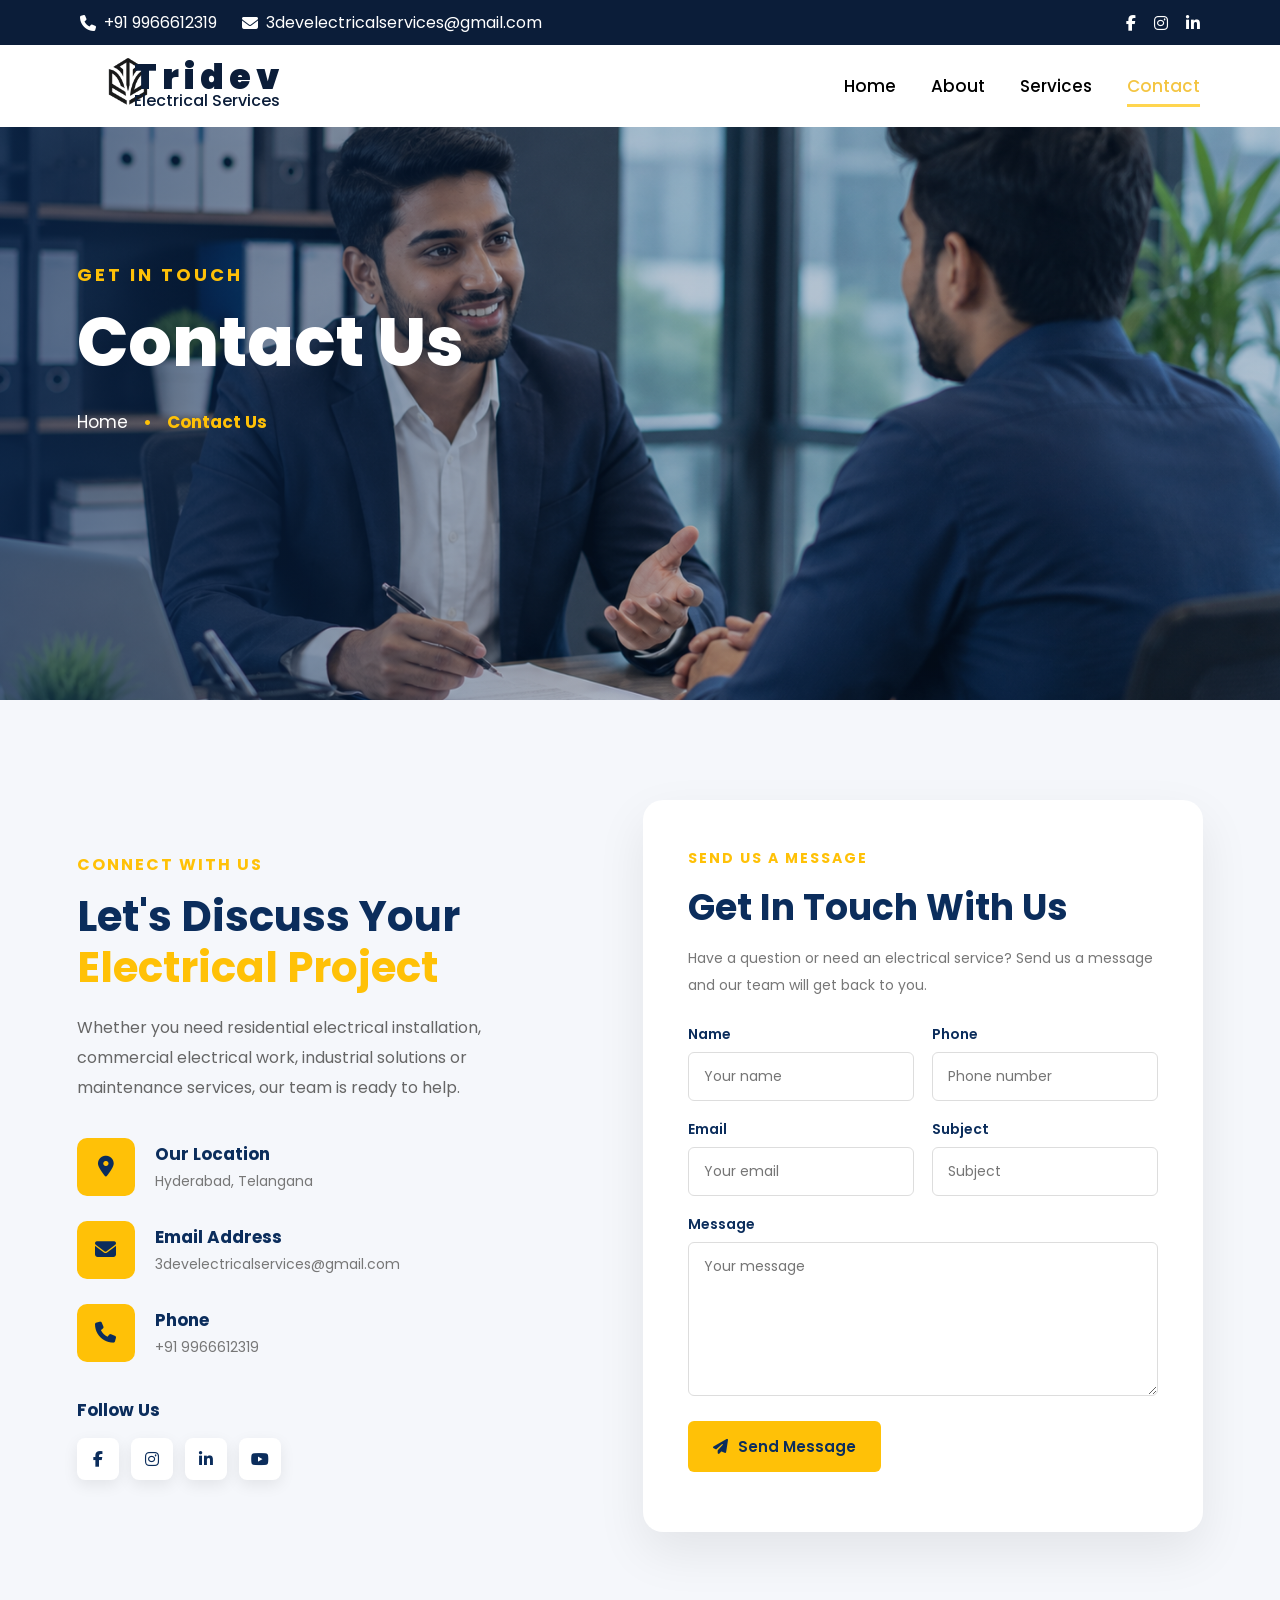
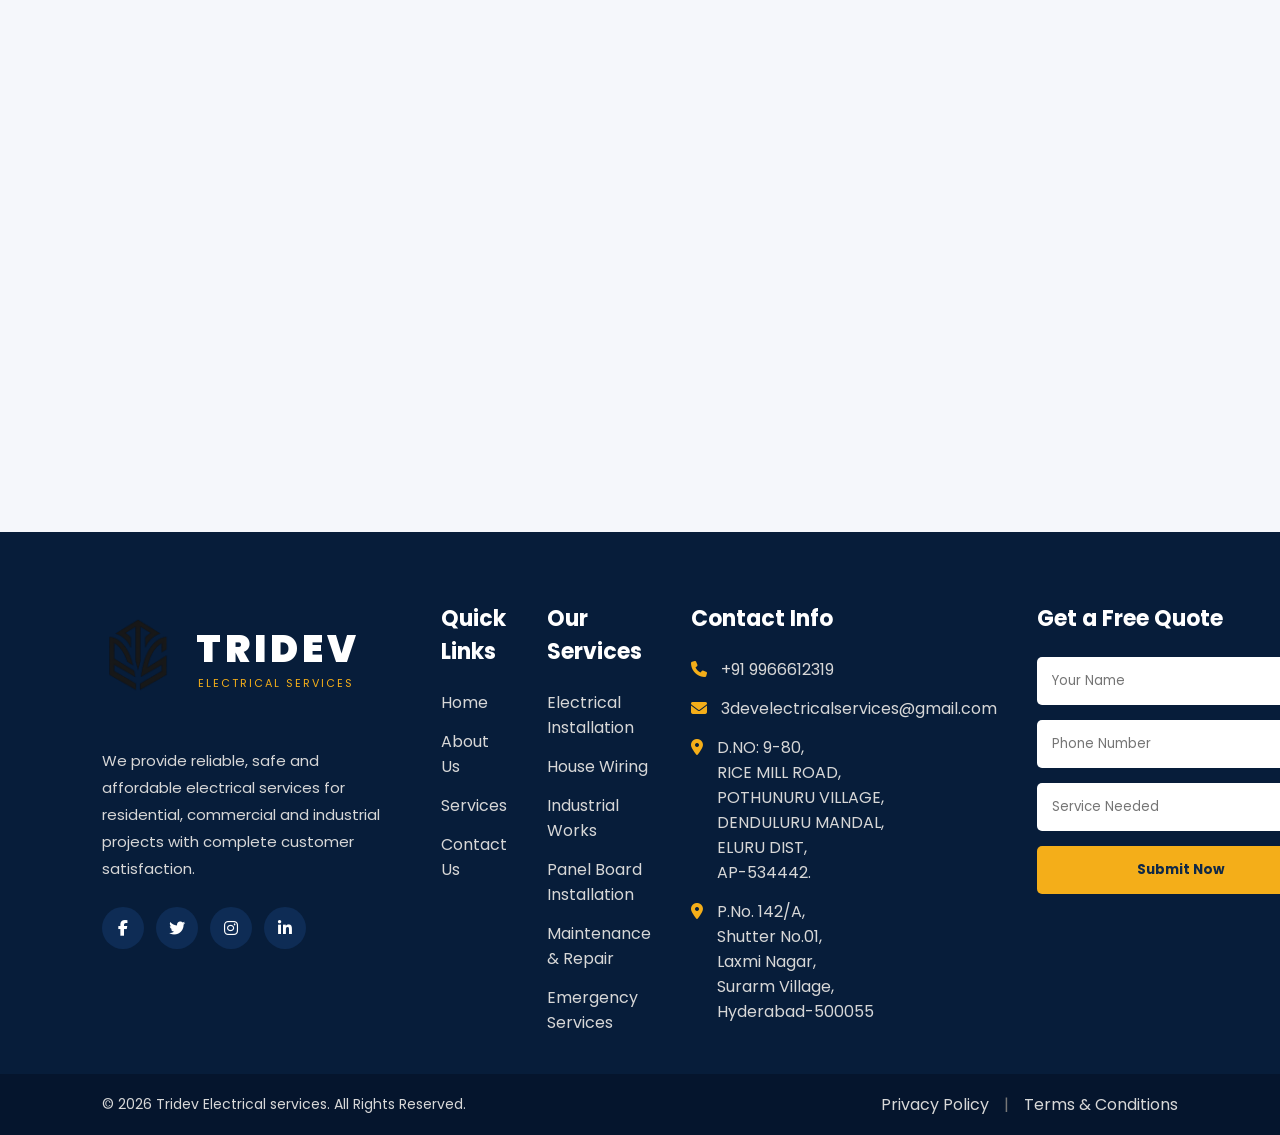
<file: htmls/contact.html>
<!DOCTYPE html>
<html lang="en">

<head>

    <meta charset="UTF-8">

    <meta name="viewport"
          content="width=device-width, initial-scale=1.0">

    <title>Contact Us | Tridev Electrical Services</title>


    <!-- =====================================================
                        GOOGLE FONT
    ====================================================== -->

    <link rel="preconnect"
          href="https://fonts.googleapis.com">

    <link rel="preconnect"
          href="https://fonts.gstatic.com"
          crossorigin>

    <link href="https://fonts.googleapis.com/css2?family=Poppins:wght@300;400;500;600;700;800&display=swap"
          rel="stylesheet">


    <!-- =====================================================
                        FONT AWESOME
    ====================================================== -->

    <link rel="stylesheet"
          href="https://cdnjs.cloudflare.com/ajax/libs/font-awesome/6.5.2/css/all.min.css">


    <!-- =====================================================
                        CONTACT CSS
    ====================================================== -->

    <link rel="stylesheet"
          href="../css/contact.css">

</head>


<body>

    
    <div class="top-bar">

        <div class="top-left">
            <span><i class="fa-solid fa-phone"></i> +91 9966612319</span>
            <span><i class="fa-solid fa-envelope"></i> 3develectricalservices@gmail.com</span>
        </div>

        <div class="top-right">
            <i class="fab fa-facebook-f"></i>
            <i class="fab fa-instagram"></i>
            <i class="fab fa-linkedin-in"></i>
        </div>

    </div>

    <!-- ================= NAVBAR ================= -->

    <header>

        <div class="logo">

            <img src="../images/logo.png" alt="Logo">

            <h2>Tridev<br><span class="logo1">Electrical Services</span></h2>

        </div>

        <nav id="mobileNav">

            <ul>

                <li><a href="../index.html">Home</a></li>

            <li><a  href="../htmls/about.html">About</a></li>

            <li><a  href="../htmls/services.html">Services</a></li>

            <li><a class="active" href="../htmls/contact.html">Contact</a></li>

            </ul>

        </nav>

        <button class="menu-button" id="menuButton" type="button">

        <span></span>
        <span></span>
        <span></span>

    </button>


    </header>



<!-- =====================================================
                    CONTACT HERO
===================================================== -->

<section class="contact-hero">


    <!-- BACKGROUND IMAGE -->

    <div class="contact-hero-image">
    </div>


    <!-- DARK OVERLAY -->

    <div class="contact-hero-overlay">
    </div>


    <!-- HERO CONTENT -->

    <div class="contact-hero-content">


        <span class="contact-small-title">

            GET IN TOUCH

        </span>


        <h1>

            Contact Us

        </h1>


        <div class="contact-breadcrumb">


            <a href="../index.html">

                Home

            </a>


            <span>

                •

            </span>


            <strong>

                Contact Us

            </strong>


        </div>


    </div>


</section>



<!-- =====================================================
                CONTACT SECTION
===================================================== -->

<section class="contact-section">


    <div class="contact-container">


        <!-- =================================================
                    LEFT INFORMATION
        ================================================== -->

        <div class="contact-information">


            <span class="section-small-title">

                CONNECT WITH US

            </span>


            <h2>

                Let's Discuss Your

                <span>
                    Electrical Project
                </span>

            </h2>


            <p>

                Whether you need residential electrical
                installation, commercial electrical work,
                industrial solutions or maintenance services,
                our team is ready to help.

            </p>



            <!-- LOCATION -->

            <div class="contact-item">


                <div class="contact-icon">

                    <i class="fa-solid fa-location-dot"></i>

                </div>


                <div>

                    <h3>
                        Our Location
                    </h3>


                    <p>
                        Hyderabad, Telangana
                    </p>

                </div>


            </div>



            <!-- EMAIL -->

            <div class="contact-item">


                <div class="contact-icon">

                    <i class="fa-solid fa-envelope"></i>

                </div>


                <div>

                    <h3>
                        Email Address
                    </h3>


                    <p>
                        3develectricalservices@gmail.com
                    </p>

                </div>


            </div>



            <!-- PHONE -->

            <div class="contact-item">


                <div class="contact-icon">

                    <i class="fa-solid fa-phone"></i>

                </div>


                <div>

                    <h3>
                        Phone
                    </h3>


                    <p>
                        +91 9966612319
                    </p>

                </div>


            </div>



            <!-- SOCIAL MEDIA -->

            <div class="social-section">


                <h3>
                    Follow Us
                </h3>


                <div class="social-icons">


                    <a href="#">

                        <i class="fa-brands fa-facebook-f"></i>

                    </a>


                    <a href="#">

                        <i class="fa-brands fa-instagram"></i>

                    </a>


                    <a href="#">

                        <i class="fa-brands fa-linkedin-in"></i>

                    </a>


                    <a href="#">

                        <i class="fa-brands fa-youtube"></i>

                    </a>


                </div>


            </div>


        </div>



        <!-- =================================================
                    RIGHT CONTACT FORM
        ================================================== -->

        <div class="contact-form-box">


            <span class="form-small-title">

                SEND US A MESSAGE

            </span>


            <h2>

                Get In Touch With Us

            </h2>


            <p class="form-description">

                Have a question or need an electrical
                service? Send us a message and our team
                will get back to you.

            </p>



            <form id="contactForm">


                <!-- NAME + PHONE -->

                <div class="form-row">


                    <div class="form-group">

                        <label>
                            Name
                        </label>


                        <input type="text"
                               id="name"
                               placeholder="Your name"
                               required>

                    </div>


                    <div class="form-group">

                        <label>
                            Phone
                        </label>


                        <input type="tel"
                               id="phone"
                               placeholder="Phone number"
                               required>

                    </div>


                </div>



                <!-- EMAIL + SUBJECT -->

                <div class="form-row">


                    <div class="form-group">

                        <label>
                            Email
                        </label>


                        <input type="email"
                               id="email"
                               placeholder="Your email"
                               required>

                    </div>


                    <div class="form-group">

                        <label>
                            Subject
                        </label>


                        <input type="text"
                               id="subject"
                               placeholder="Subject"
                               required>

                    </div>


                </div>



                <!-- MESSAGE -->

                <div class="form-group">

                    <label>
                        Message
                    </label>


                    <textarea id="message"
                              rows="6"
                              placeholder="Your message"
                              required></textarea>

                </div>



                <!-- SUBMIT -->

                <button type="submit"
                        class="submit-button">


                    <i class="fa-solid fa-paper-plane"></i>


                    Send Message


                </button>


                <p id="formMessage"
                   class="form-message">
                </p>


            </form>


        </div>


    </div>


</section>



<!-- =====================================================
                    MAP SECTION
===================================================== -->

<section class="map-section">


    <iframe
    src="https://www.google.com/maps?q=D.No%209-80,%20Rice%20Mill%20Road,%20Pothunuru%20Village,%20Denduluru%20Mandal,%20Eluru%20District,%20Andhra%20Pradesh%20534442&output=embed"
    loading="lazy"
    allowfullscreen>
</iframe>


</section>



<!-- =====================================================
                    MAIN FOOTER
===================================================== -->

<footer class="main-footer">


    <div class="footer-container">


        <!-- COMPANY INFO -->

        <div class="footer-column">


            <div class="footer-brand">


                <!-- ORIGINAL FOOTER LOGO -->

                <img src="../images/logo.png"
                     alt="TRIDEVI Logo">


                <div class="brand-text">

                    <h2>
                        TRIDEV
                    </h2>

                    <p>
                        Electrical Services
                    </p>

                </div>


            </div>


            <p>

                We provide reliable, safe and affordable
                electrical services for residential,
                commercial and industrial projects with
                complete customer satisfaction.

            </p>


            <div class="footer-social">


                <a href="#">
                    <i class="fa-brands fa-facebook-f"></i>
                </a>


                <a href="#">
                    <i class="fa-brands fa-twitter"></i>
                </a>


                <a href="#">
                    <i class="fa-brands fa-instagram"></i>
                </a>


                <a href="#">
                    <i class="fa-brands fa-linkedin-in"></i>
                </a>


            </div>


        </div>



        <!-- QUICK LINKS -->

        <div class="footer-column">


            <h3>
                Quick Links
            </h3>


            <ul>


                <li>
                    <a href="../index.html">
                        Home
                    </a>
                </li>


                <li>
                    <a href="../htmls/about.html">
                        About Us
                    </a>
                </li>


                <li>
                    <a href="../htmls/services.html">
                        Services
                    </a>
                </li>


                <li>
                    <a href="../htmls/contact.html">
                        Contact Us
                    </a>
                </li>


            </ul>


        </div>



        <!-- SERVICES -->

        <div class="footer-column">


            <h3>
                Our Services
            </h3>

<ul>

                <li><a href="../htmls/services.html">Electrical Installation</a></li>

                <li><a href="../htmls/services.html">House Wiring</a></li>

                <li><a href="../htmls/services.html">Industrial Works</a></li>

                <li><a href="../htmls/services.html">Panel Board Installation</a></li>

                <li><a href="../htmls/services.html">Maintenance & Repair</a></li>

                <li><a href="../htmls/services.html">Emergency Services</a></li>

            </ul>


        </div>



        <!-- CONTACT -->

        <div class="footer-column">

            <h3>Contact Info</h3>

            <ul class="contact-list">

                <li>

                    <i class="fa-solid fa-phone"></i>

                    +91 9966612319

                </li>

                <li>

                    <i class="fa-solid fa-envelope"></i>

                    3develectricalservices@gmail.com

                </li>

                <li>

                    <i class="fa-solid fa-location-dot"></i>

                    D.NO: 9-80, <br>
                    RICE MILL ROAD,<br>
                     POTHUNURU VILLAGE,<br>
                      DENDULURU MANDAL,<br>
                      ELURU DIST,<br>
                      AP-534442.

                </li>

                <li>

                    <i class="fa-solid fa-location-dot"></i>
                        P.No. 142/A,<br>
                        Shutter No.01,<br>
                        Laxmi Nagar,<br>
                        Surarm Village,<br>
                        Hyderabad-500055

                </li>

            </ul>

        </div>



        <!-- QUOTE FORM -->

        <div class="footer-column">


            <h3>
                Get a Free Quote
            </h3>


            <form class="footer-form">


                <input
                    type="text"
                    placeholder="Your Name">


                <input
                    type="tel"
                    placeholder="Phone Number">


                <input
                    type="text"
                    placeholder="Service Needed">


                <button>
                    Submit Now
                </button>


            </form>


        </div>


    </div>


</footer>



<!-- =====================================================
                    FOOTER BOTTOM
===================================================== -->

<section class="footer-bottom">


    <div class="footer-bottom-container">


        <div class="copyright">

            © 2026 Tridev Electrical services.
            All Rights Reserved.

        </div>


        <div class="footer-policy">


            <a href="#">
                Privacy Policy
            </a>


            <span>
                |
            </span>


            <a href="#">
                Terms & Conditions
            </a>


        </div>


    </div>


</section>



<!-- =====================================================
                    CONTACT JS
===================================================== -->

<script src="../js/contact.js"></script>


</body>

</html>
</file>
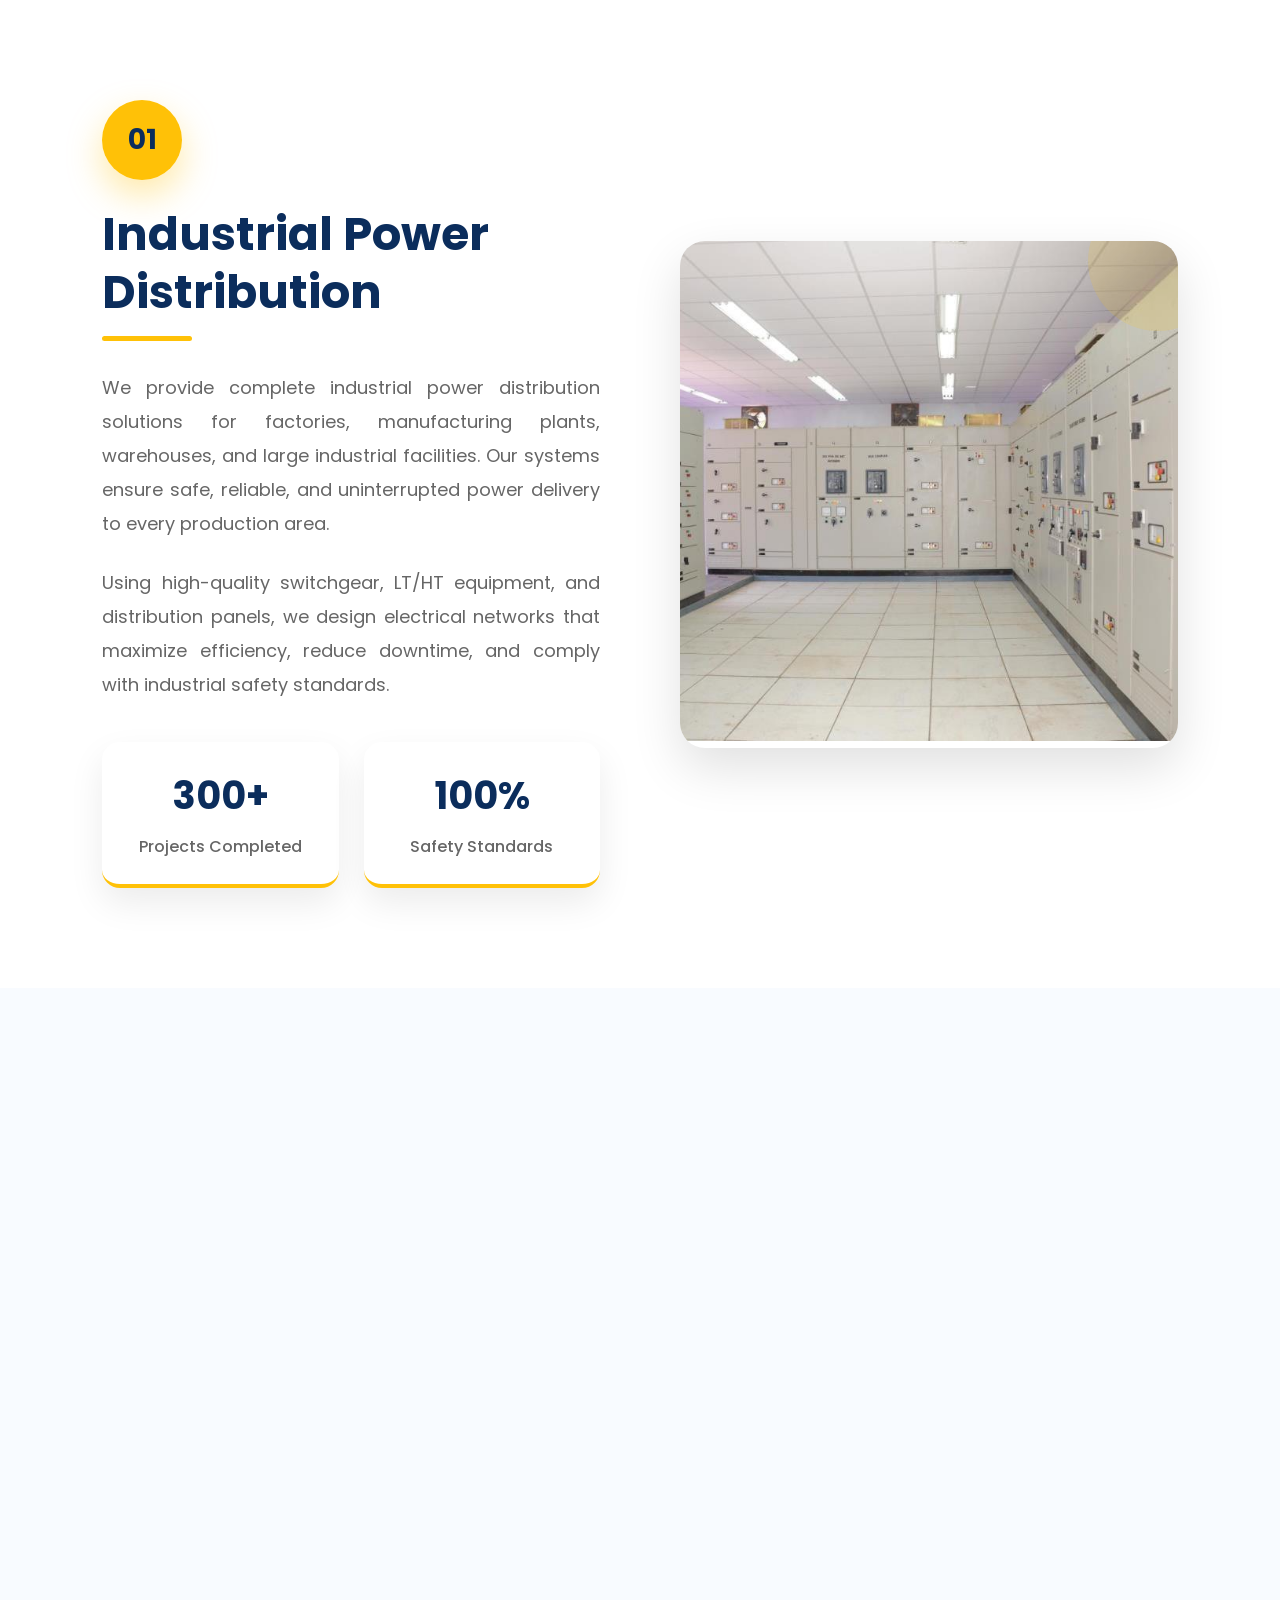
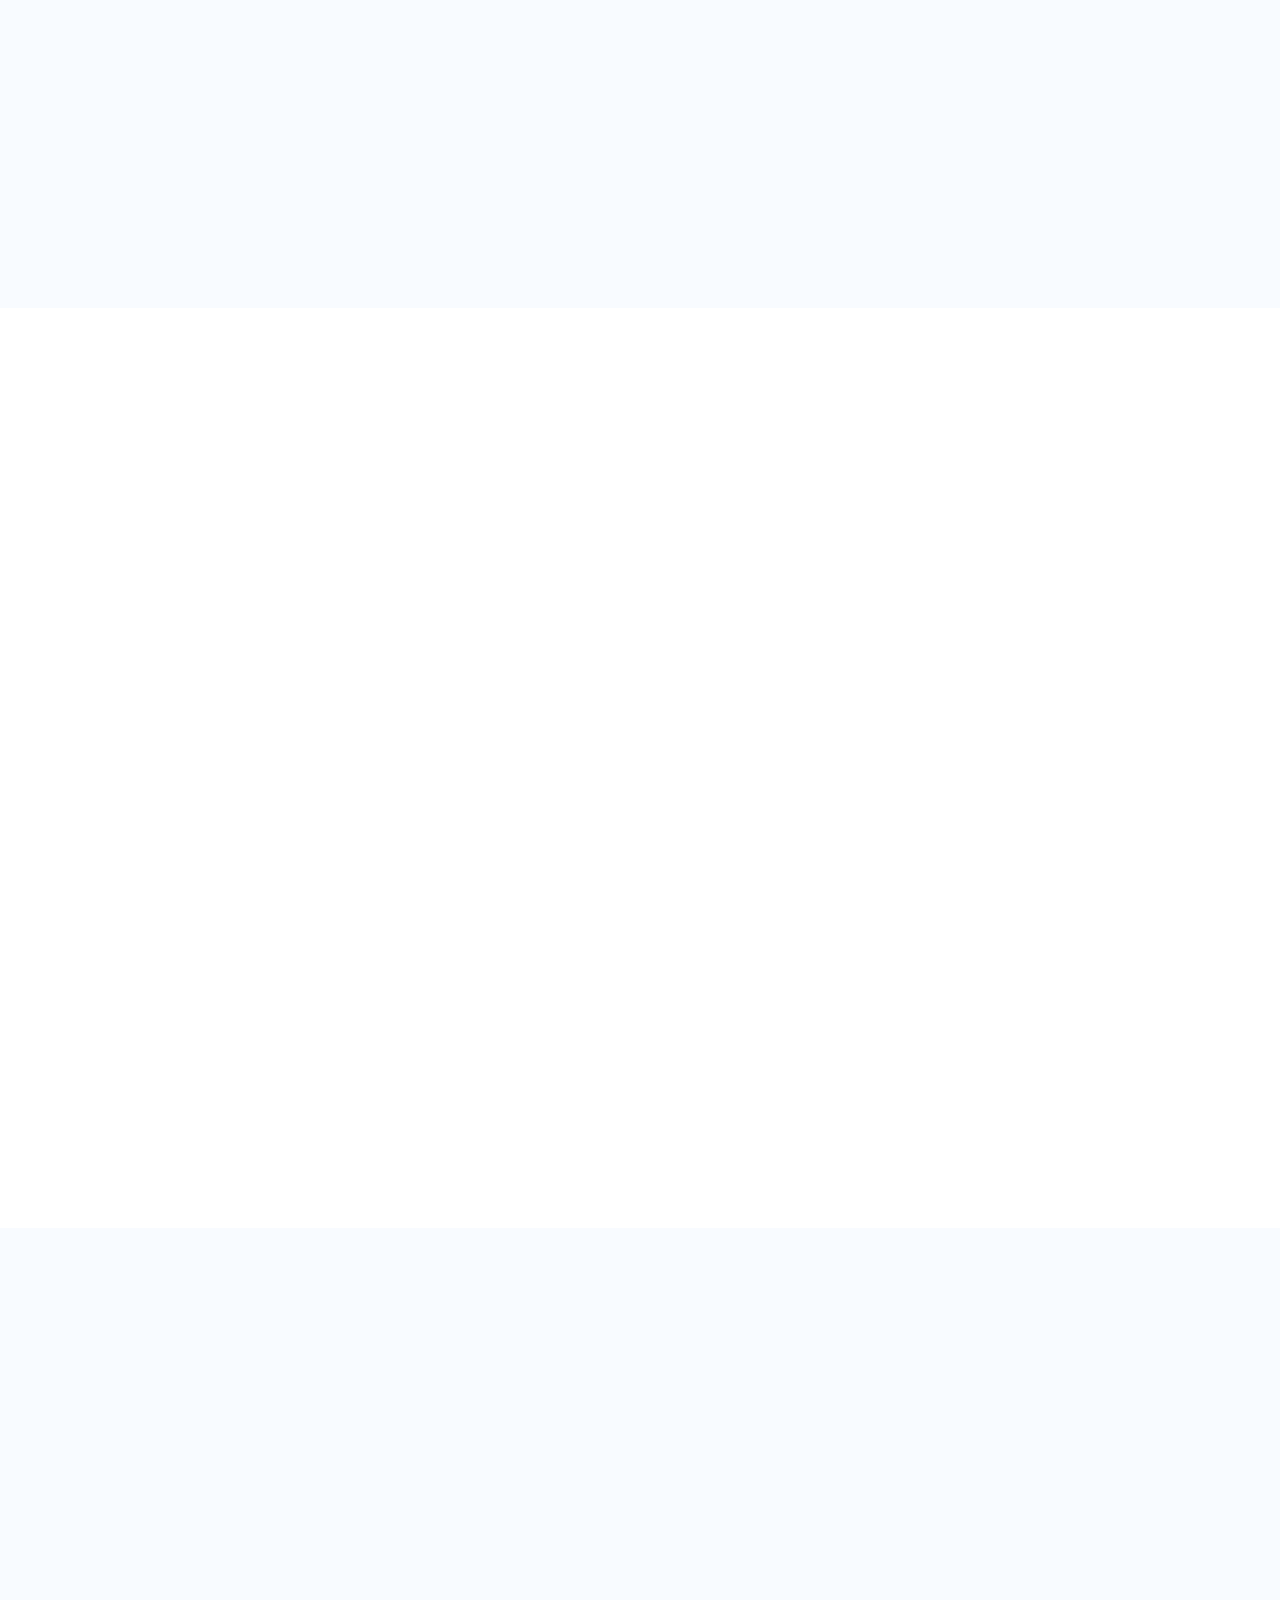
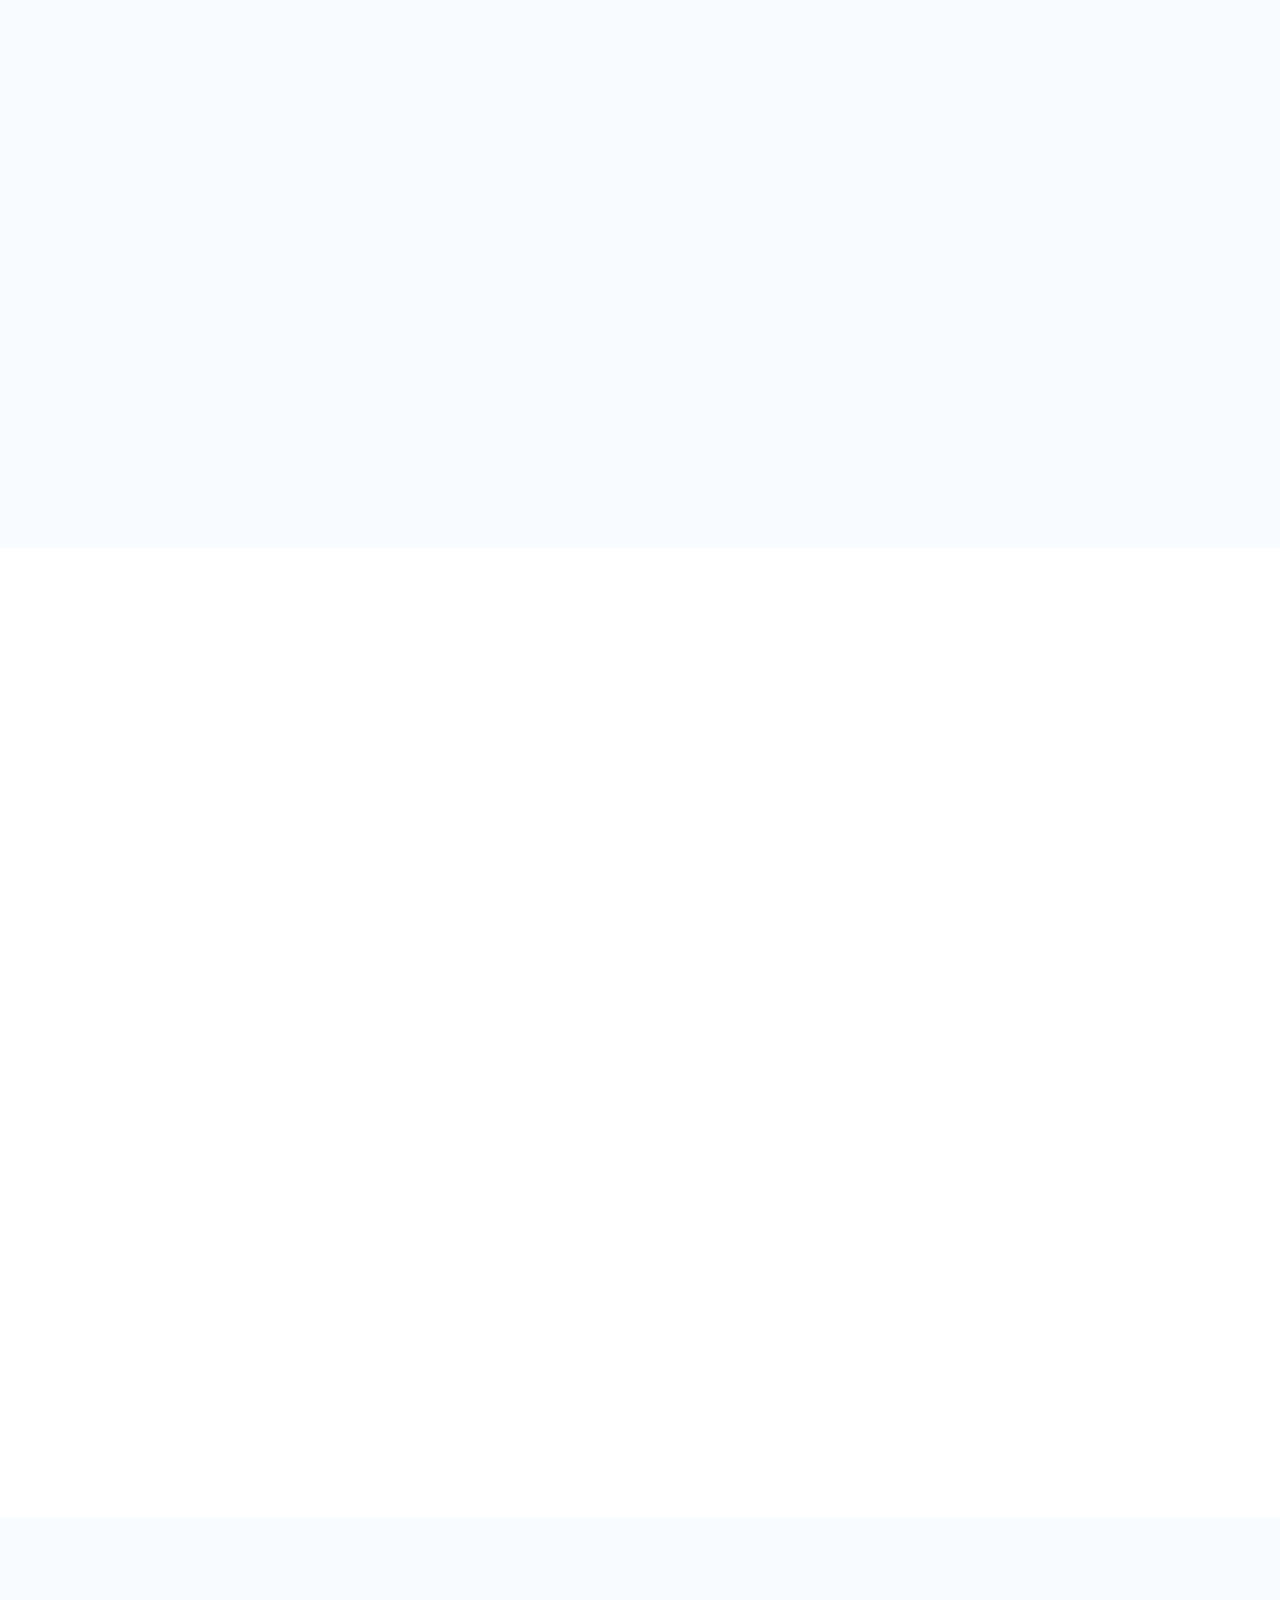
<file: htmls/industrial.html>
<!DOCTYPE html>
<html lang="en">

<head>

    <meta charset="UTF-8">
    <meta name="viewport" content="width=device-width, initial-scale=1.0">

    <title>Industrial Electrical Services</title>

    <link rel="stylesheet" href="../css/industrial.css">

    <link rel="stylesheet"
        href="https://cdnjs.cloudflare.com/ajax/libs/font-awesome/6.5.2/css/all.min.css">

    <link rel="stylesheet"
        href="https://unpkg.com/aos@2.3.4/dist/aos.css">

</head>

<body>

<!--=========================================
        INDUSTRIAL POWER DISTRIBUTION
==========================================-->

<section class="service-section">

    <div class="service-content" data-aos="fade-right">

        <span class="service-number">01</span>

        <h2>Industrial Power Distribution</h2>

        <div class="line"></div>

        <p>
            We provide complete industrial power distribution solutions for
            factories, manufacturing plants, warehouses, and large industrial
            facilities. Our systems ensure safe, reliable, and uninterrupted
            power delivery to every production area.
        </p>

        <p>
            Using high-quality switchgear, LT/HT equipment, and distribution
            panels, we design electrical networks that maximize efficiency,
            reduce downtime, and comply with industrial safety standards.
        </p>

        <div class="service-bottom">

            <div class="experience">

                <h3>300+</h3>

                <span>Projects Completed</span>

            </div>

            <div class="experience">

                <h3>100%</h3>

                <span>Safety Standards</span>

            </div>

        </div>

    </div>

    <div class="service-image" data-aos="zoom-in-left">

        <img src="../images/industrial-power.jpg"
            alt="Industrial Power Distribution">

    </div>

</section>

<!--=========================================
        INDUSTRIAL MACHINE WIRING
==========================================-->

<section class="service-section">

    <div class="service-image" data-aos="fade-right">

        <img src="../images/machine-wiring.jpg"
            alt="Industrial Machine Wiring">

    </div>

    <div class="service-content" data-aos="fade-left">

        <span class="service-number">02</span>

        <h2>Industrial Machine Wiring</h2>

        <div class="line"></div>

        <p>
            We specialize in electrical wiring for heavy industrial machinery,
            CNC machines, conveyor systems, compressors, and production
            equipment using premium industrial-grade materials.
        </p>

        <p>
            Every installation is carried out by experienced professionals to
            ensure stable power supply, reliable operation, and long-term
            equipment performance.
        </p>

        <div class="service-bottom">

            <div class="experience">

                <h3>500+</h3>

                <span>Machines Wired</span>

            </div>

            <div class="experience">

                <h3>99%</h3>

                <span>Reliable Performance</span>

            </div>

        </div>

    </div>

</section>

<!--=========================================
        MCC & PCC PANEL
==========================================-->

<section class="service-section">

    <div class="service-content" data-aos="zoom-in-right">

        <span class="service-number">03</span>

        <h2>MCC & PCC Panel Installation</h2>

        <div class="line"></div>

        <p>
            We design and install Motor Control Centers (MCC) and Power Control
            Centers (PCC) for industrial facilities to ensure efficient power
            management and motor protection.
        </p>

        <p>
            Our panels are built using premium components with proper labeling,
            testing, and commissioning for maximum safety and operational
            efficiency.
        </p>

        <div class="service-bottom">

            <div class="experience">

                <h3>250+</h3>

                <span>Panels Installed</span>

            </div>

            <div class="experience">

                <h3>100%</h3>

                <span>Quality Assurance</span>

            </div>

        </div>

    </div>

    <div class="service-image" data-aos="flip-left">

        <img src="../images/mcc-pcc-panel.jpg"
            alt="MCC PCC Panel">

    </div>

</section>

<!--=========================================
        TRANSFORMER INSTALLATION
==========================================-->

<section class="service-section">

    <div class="service-image" data-aos="zoom-in">

        <img src="../images/transformer.jpg"
            alt="Transformer Installation">

    </div>

    <div class="service-content" data-aos="fade-up">

        <span class="service-number">04</span>

        <h2>Transformer Installation</h2>

        <div class="line"></div>

        <p>
            We provide professional installation of industrial transformers,
            HT/LT connections, and power distribution equipment for factories
            and commercial industries.
        </p>

        <p>
            Our team performs complete testing, commissioning, and safety
            verification to ensure dependable power delivery and long-term
            operational reliability.
        </p>

        <div class="service-bottom">

            <div class="experience">

                <h3>150+</h3>

                <span>Transformers Installed</span>

            </div>

            <div class="experience">

                <h3>24/7</h3>

                <span>Reliable Power</span>

            </div>

        </div>

    </div>

</section>

<!--=========================================
        INDUSTRIAL AUTOMATION
==========================================-->

<section class="service-section">

    <div class="service-content" data-aos="fade-down">

        <span class="service-number">05</span>

        <h2>Industrial Automation & PLC Systems</h2>

        <div class="line"></div>

        <p>
            Improve productivity with our advanced industrial automation
            solutions including PLC panels, VFD drives, SCADA systems, and
            intelligent process control.
        </p>

        <p>
            Our automation solutions increase production efficiency, reduce
            energy consumption, and provide accurate monitoring of industrial
            operations.
        </p>

        <div class="service-bottom">

            <div class="experience">

                <h3>100+</h3>

                <span>Automation Projects</span>

            </div>

            <div class="experience">

                <h3>95%</h3>

                <span>Efficiency Improvement</span>

            </div>

        </div>

    </div>

    <div class="service-image" data-aos="zoom-in-right">

        <img src="../images/automation-panel.jpg"
            alt="Industrial Automation">

    </div>

</section>

<!--=========================================
        INDUSTRIAL MAINTENANCE
==========================================-->

<section class="service-section">

    <div class="service-image" data-aos="flip-right">

        <img src="../images/industrial-maintenance.jpg"
            alt="Industrial Maintenance">

    </div>

    <div class="service-content" data-aos="fade-left">

        <span class="service-number">06</span>

        <h2>Industrial Electrical Maintenance</h2>

        <div class="line"></div>

        <p>
            Regular maintenance is essential to ensure safe and uninterrupted
            industrial operations. We provide preventive inspections,
            troubleshooting, testing, and repair services for all industrial
            electrical systems.
        </p>

        <p>
            Our maintenance team minimizes equipment failures, improves system
            reliability, and ensures maximum uptime with 24/7 emergency
            electrical support.
        </p>

        <div class="service-bottom">

            <div class="experience">

                <h3>24/7</h3>

                <span>Emergency Support</span>

            </div>

            <div class="experience">

                <h3>100%</h3>

                <span>Customer Satisfaction</span>

            </div>

        </div>

    </div>

</section>

<script src="https://unpkg.com/aos@2.3.4/dist/aos.js"></script>

<script>

AOS.init({

    duration:1200,
    once:false,
    mirror:true,
    offset:0

});

</script>

</body>

</html>
</file>
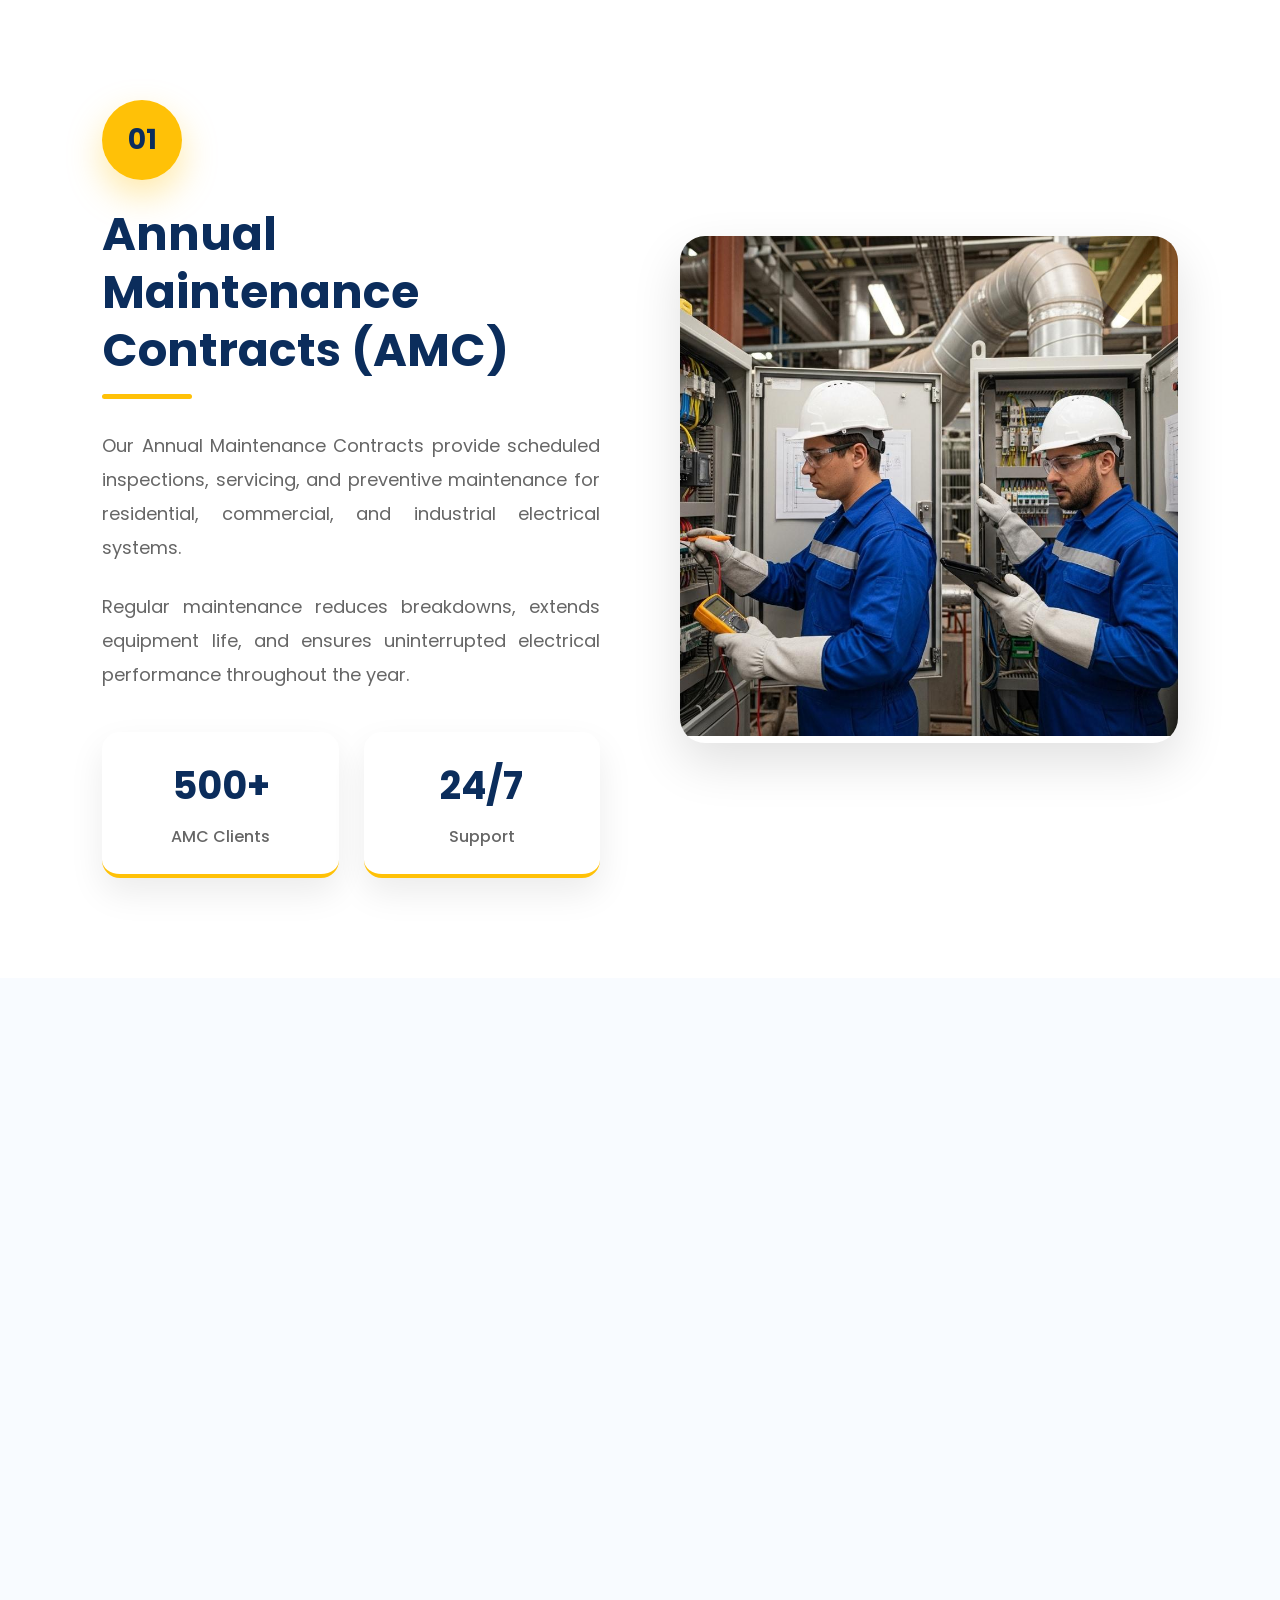
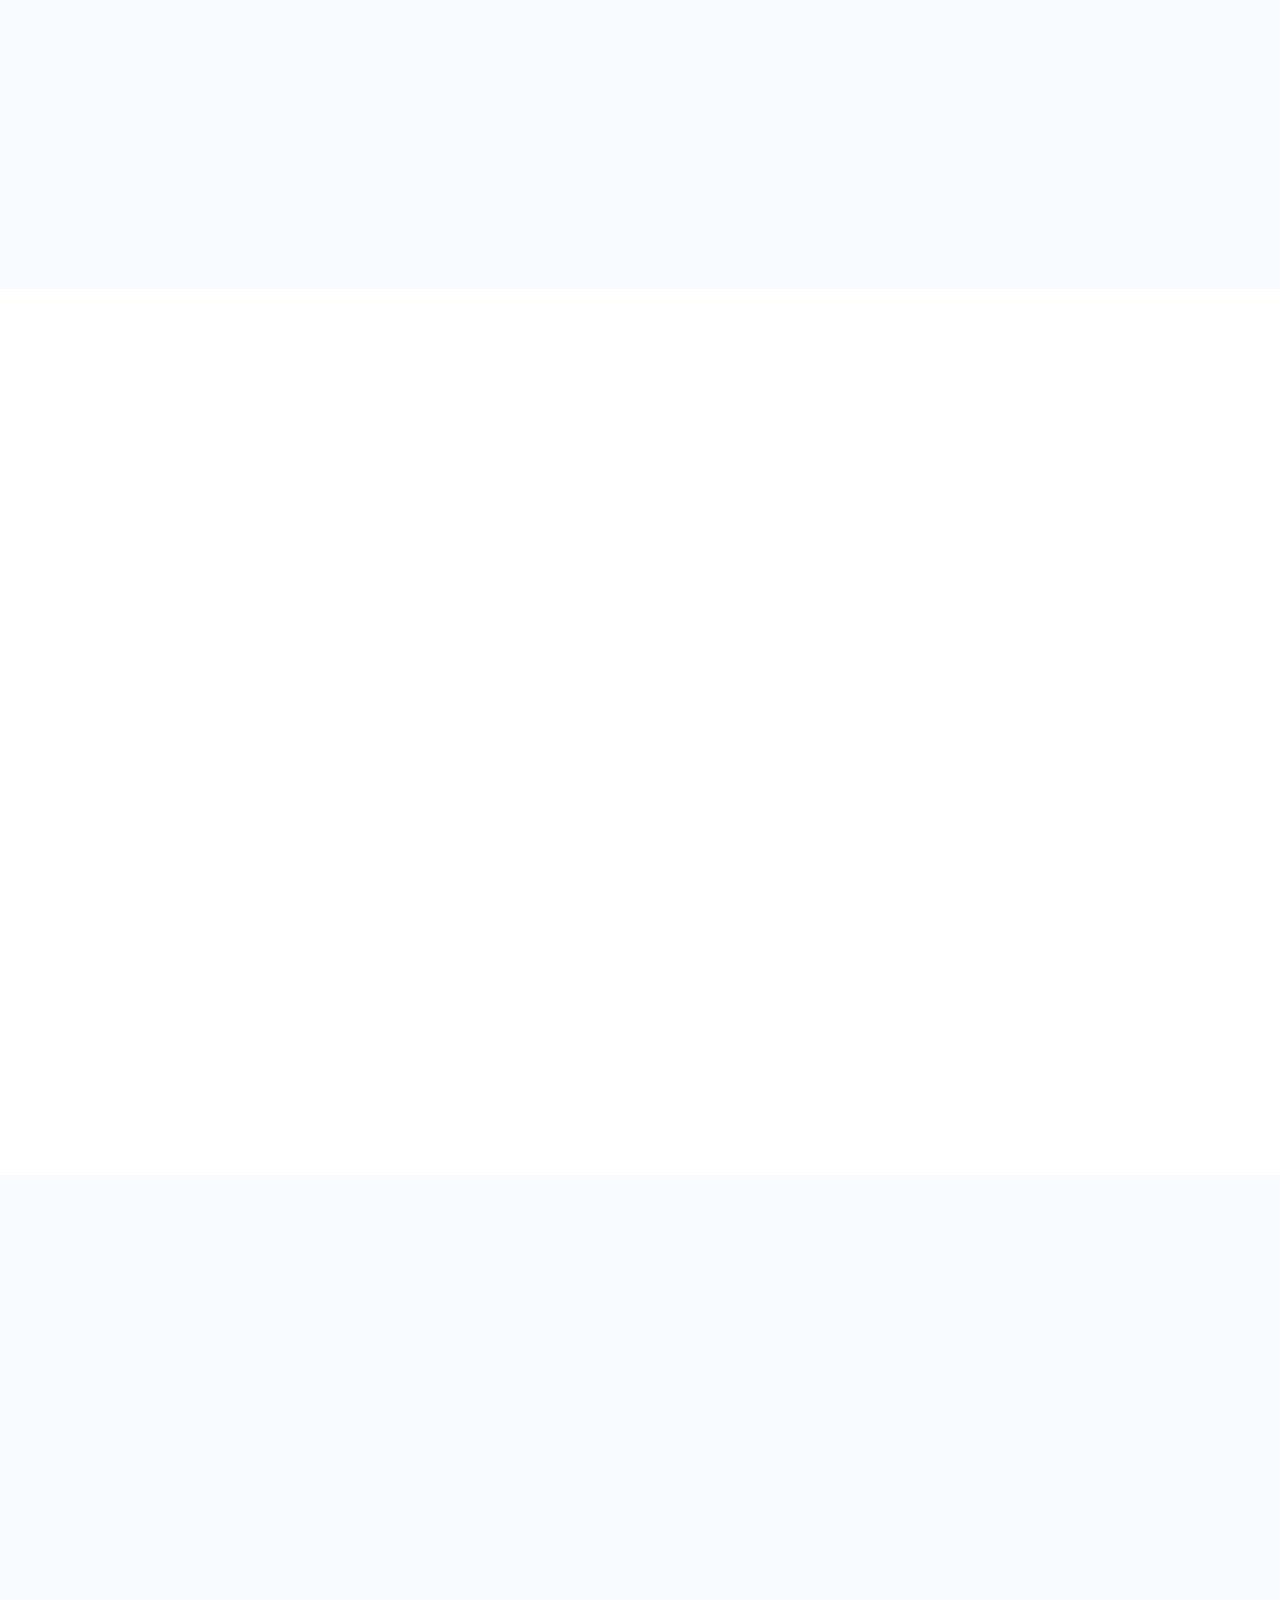
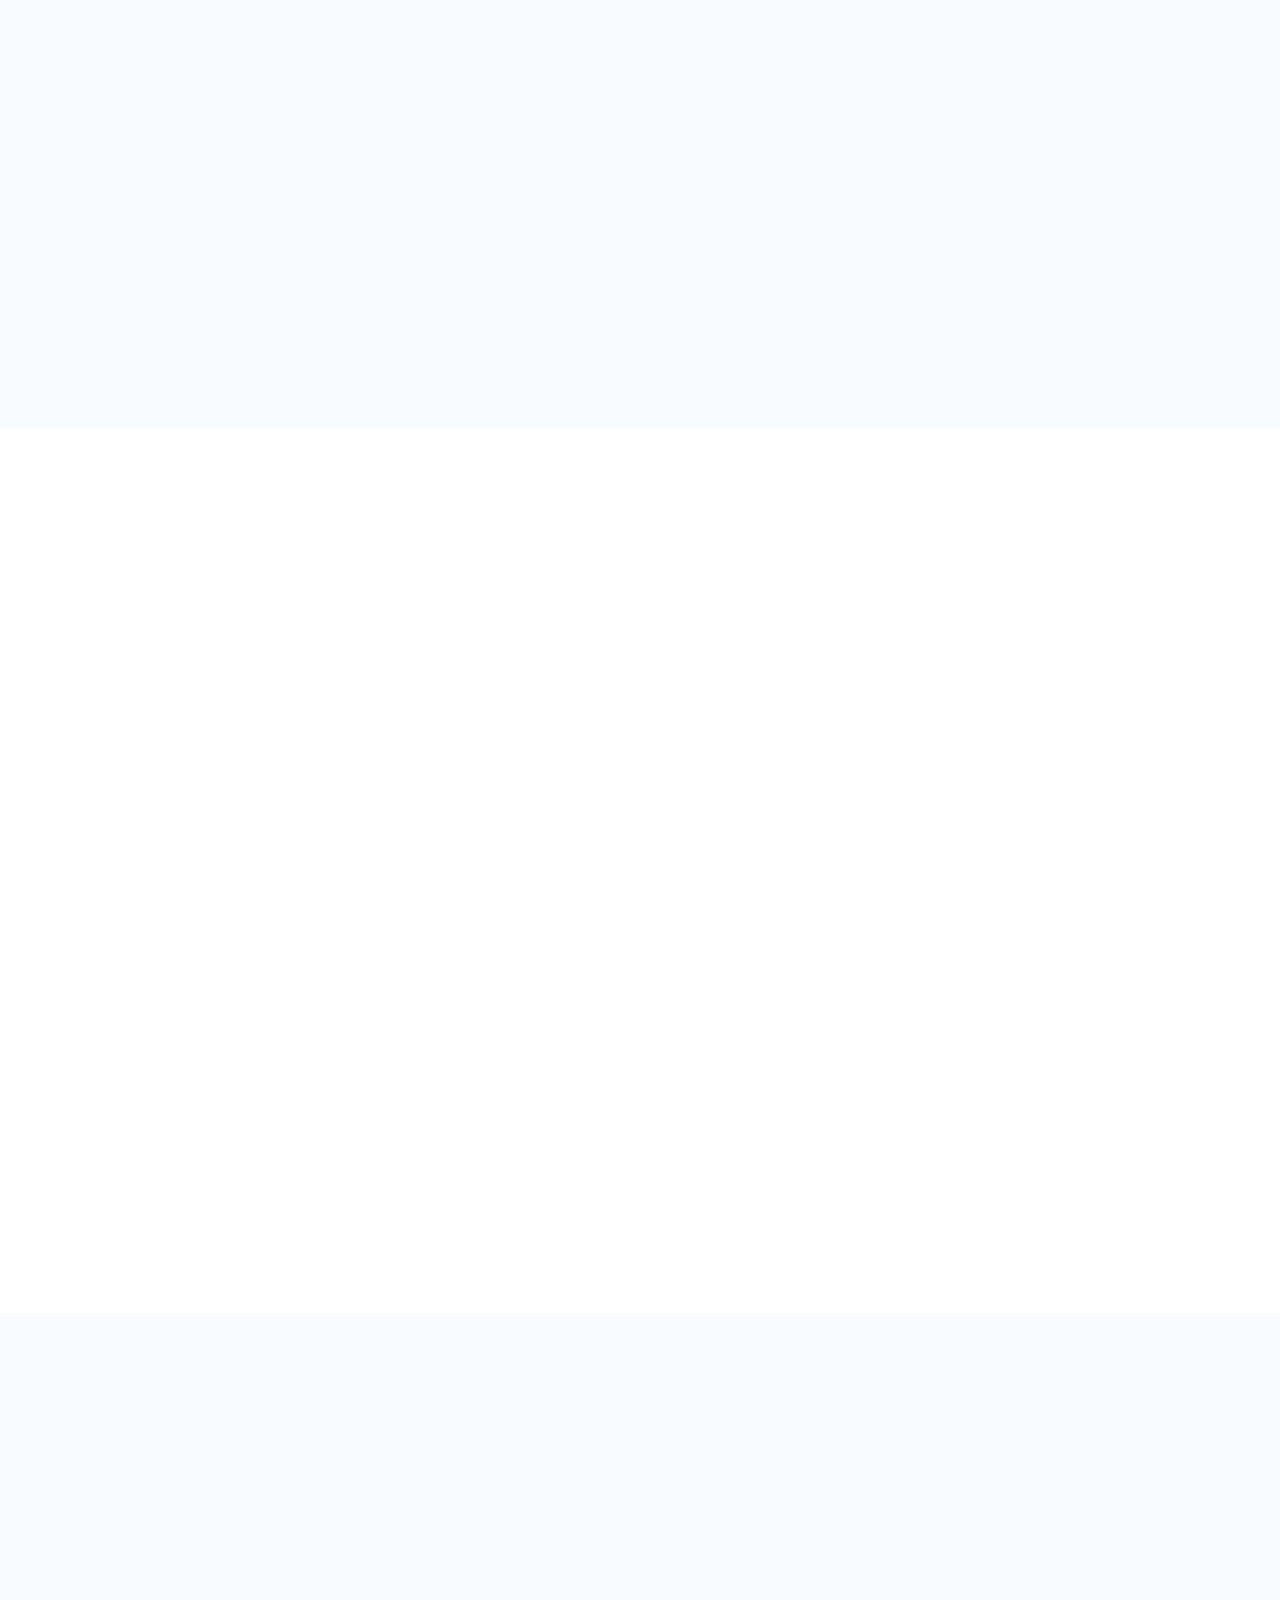
<file: htmls/maintenance.html>
<!DOCTYPE html>
<html lang="en">

<head>

    <meta charset="UTF-8">
    <meta name="viewport" content="width=device-width, initial-scale=1.0">

    <title>Electrical Maintenance</title>

    <link rel="stylesheet" href="../css/maintenance.css">

    <link rel="stylesheet"
        href="https://cdnjs.cloudflare.com/ajax/libs/font-awesome/6.5.2/css/all.min.css">

    <link rel="stylesheet"
        href="https://unpkg.com/aos@2.3.4/dist/aos.css">

</head>

<body>

<!--=========================================
        ANNUAL MAINTENANCE CONTRACT
==========================================-->

<section class="service-section">

    <div class="service-content" data-aos="fade-right">

        <span class="service-number">01</span>

        <h2>Annual Maintenance Contracts (AMC)</h2>

        <div class="line"></div>

        <p>

            Our Annual Maintenance Contracts provide scheduled inspections,
            servicing, and preventive maintenance for residential,
            commercial, and industrial electrical systems.

        </p>

        <p>

            Regular maintenance reduces breakdowns, extends equipment life,
            and ensures uninterrupted electrical performance throughout
            the year.

        </p>

        <div class="service-bottom">

            <div class="experience">

                <h3>500+</h3>

                <span>AMC Clients</span>

            </div>

            <div class="experience">

                <h3>24/7</h3>

                <span>Support</span>

            </div>

        </div>

    </div>

    <div class="service-image" data-aos="zoom-in-left">

        <img src="../images/amcc.jpg"
            alt="Annual Maintenance Contract">

    </div>

</section>

<!--=========================================
        PREVENTIVE MAINTENANCE
==========================================-->

<section class="service-section">

    <div class="service-image" data-aos="fade-right">

        <img src="../images/preventive-maintenance.jpg"
            alt="Preventive Maintenance">

    </div>

    <div class="service-content" data-aos="fade-left">

        <span class="service-number">02</span>

        <h2>Preventive Maintenance</h2>

        <div class="line"></div>

        <p>

            Preventive maintenance helps identify electrical issues before
            they become costly failures, improving system reliability and
            operational safety.

        </p>

        <p>

            We inspect panels, cables, switchgear, transformers, and all
            electrical equipment using modern testing instruments.

        </p>

        <div class="service-bottom">

            <div class="experience">

                <h3>1000+</h3>

                <span>Inspections Completed</span>

            </div>

            <div class="experience">

                <h3>99%</h3>

                <span>System Reliability</span>

            </div>

        </div>

    </div>

</section>

<!--=========================================
        ELECTRICAL TESTING
==========================================-->

<section class="service-section">

    <div class="service-content" data-aos="zoom-in-right">

        <span class="service-number">03</span>

        <h2>Electrical Testing & Inspection</h2>

        <div class="line"></div>

        <p>

            We perform insulation resistance testing, earth resistance
            testing, continuity testing, thermal scanning, and load analysis
            to ensure complete electrical safety.

        </p>

        <p>

            Every inspection follows industry standards to identify hidden
            faults and improve electrical system performance.

        </p>

        <div class="service-bottom">

            <div class="experience">

                <h3>800+</h3>

                <span>Systems Tested</span>

            </div>

            <div class="experience">

                <h3>100%</h3>

                <span>Safety Compliance</span>

            </div>

        </div>

    </div>

    <div class="service-image" data-aos="flip-left">

        <img src="../images/electrical-testing.jpg"
            alt="Electrical Testing">

    </div>

</section>

<!--=========================================
        TROUBLESHOOTING
==========================================-->

<section class="service-section">

    <div class="service-image" data-aos="zoom-in">

        <img src="../images/troubleshooting.jpg"
            alt="Electrical Troubleshooting">

    </div>

    <div class="service-content" data-aos="fade-up">

        <span class="service-number">04</span>

        <h2>Fault Diagnosis & Troubleshooting</h2>

        <div class="line"></div>

        <p>

            Our experienced technicians quickly identify electrical faults,
            voltage issues, cable failures, and equipment malfunctions.

        </p>

        <p>

            We provide effective repair solutions to minimize downtime and
            restore safe electrical operation.

        </p>

        <div class="service-bottom">

            <div class="experience">

                <h3>1500+</h3>

                <span>Faults Resolved</span>

            </div>

            <div class="experience">

                <h3>95%</h3>

                <span>First Visit Resolution</span>

            </div>

        </div>

    </div>

</section>

<!--=========================================
        PANEL SERVICING
==========================================-->

<section class="service-section">

    <div class="service-content" data-aos="fade-down">

        <span class="service-number">05</span>

        <h2>Panel Servicing & Repairs</h2>

        <div class="line"></div>

        <p>

            We service LT panels, MCC panels, PCC panels, distribution
            boards, switchgear, and control panels to maintain safe and
            efficient electrical operation.

        </p>

        <p>

            Our maintenance includes cleaning, tightening, testing,
            calibration, and replacement of damaged components.

        </p>

        <div class="service-bottom">

            <div class="experience">

                <h3>600+</h3>

                <span>Panels Serviced</span>

            </div>

            <div class="experience">

                <h3>100%</h3>

                <span>Reliable Performance</span>

            </div>

        </div>

    </div>

    <div class="service-image" data-aos="zoom-in-right">

        <img src="../images/panel-servicing.jpg"
            alt="Panel Servicing">

    </div>

</section>

<!--=========================================
        EMERGENCY SUPPORT
==========================================-->

<section class="service-section">

    <div class="service-image" data-aos="flip-right">

        <img src="../images/emergency-support.jpg"
            alt="Emergency Support">

    </div>

    <div class="service-content" data-aos="fade-left">

        <span class="service-number">06</span>

        <h2>24/7 Emergency Electrical Support</h2>

        <div class="line"></div>

        <p>

            Our emergency response team is available around the clock to
            resolve unexpected electrical failures, power outages, and
            critical system breakdowns.

        </p>

        <p>

            We ensure fast response times, expert troubleshooting, and
            reliable repairs to keep your operations running safely.

        </p>

        <div class="service-bottom">

            <div class="experience">

                <h3>24/7</h3>

                <span>Emergency Service</span>

            </div>

            <div class="experience">

                <h3>100%</h3>

                <span>Customer Satisfaction</span>

            </div>

        </div>

    </div>

</section>

<script src="https://unpkg.com/aos@2.3.4/dist/aos.js"></script>

<script>

AOS.init({

    duration:1200,
    once:false,
    mirror:true,
    offset:0

});

</script>

</body>

</html>
</file>
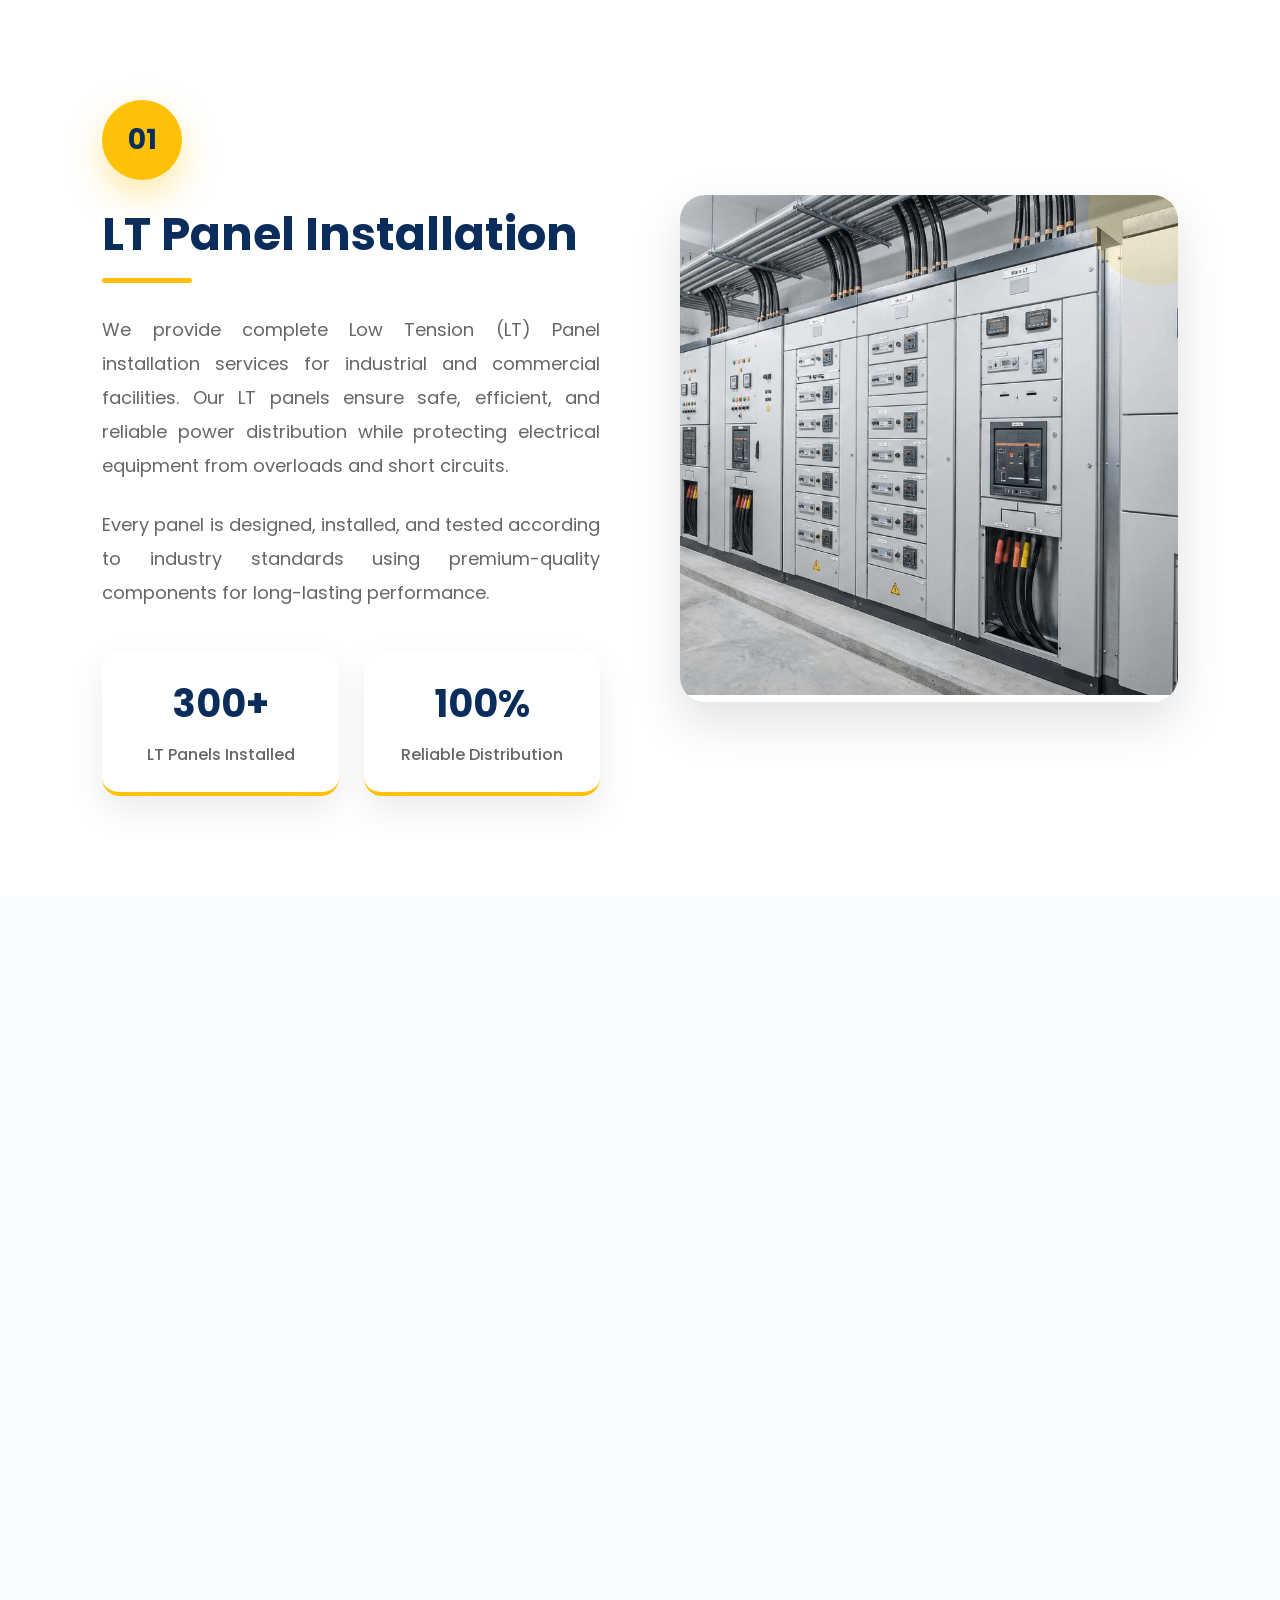
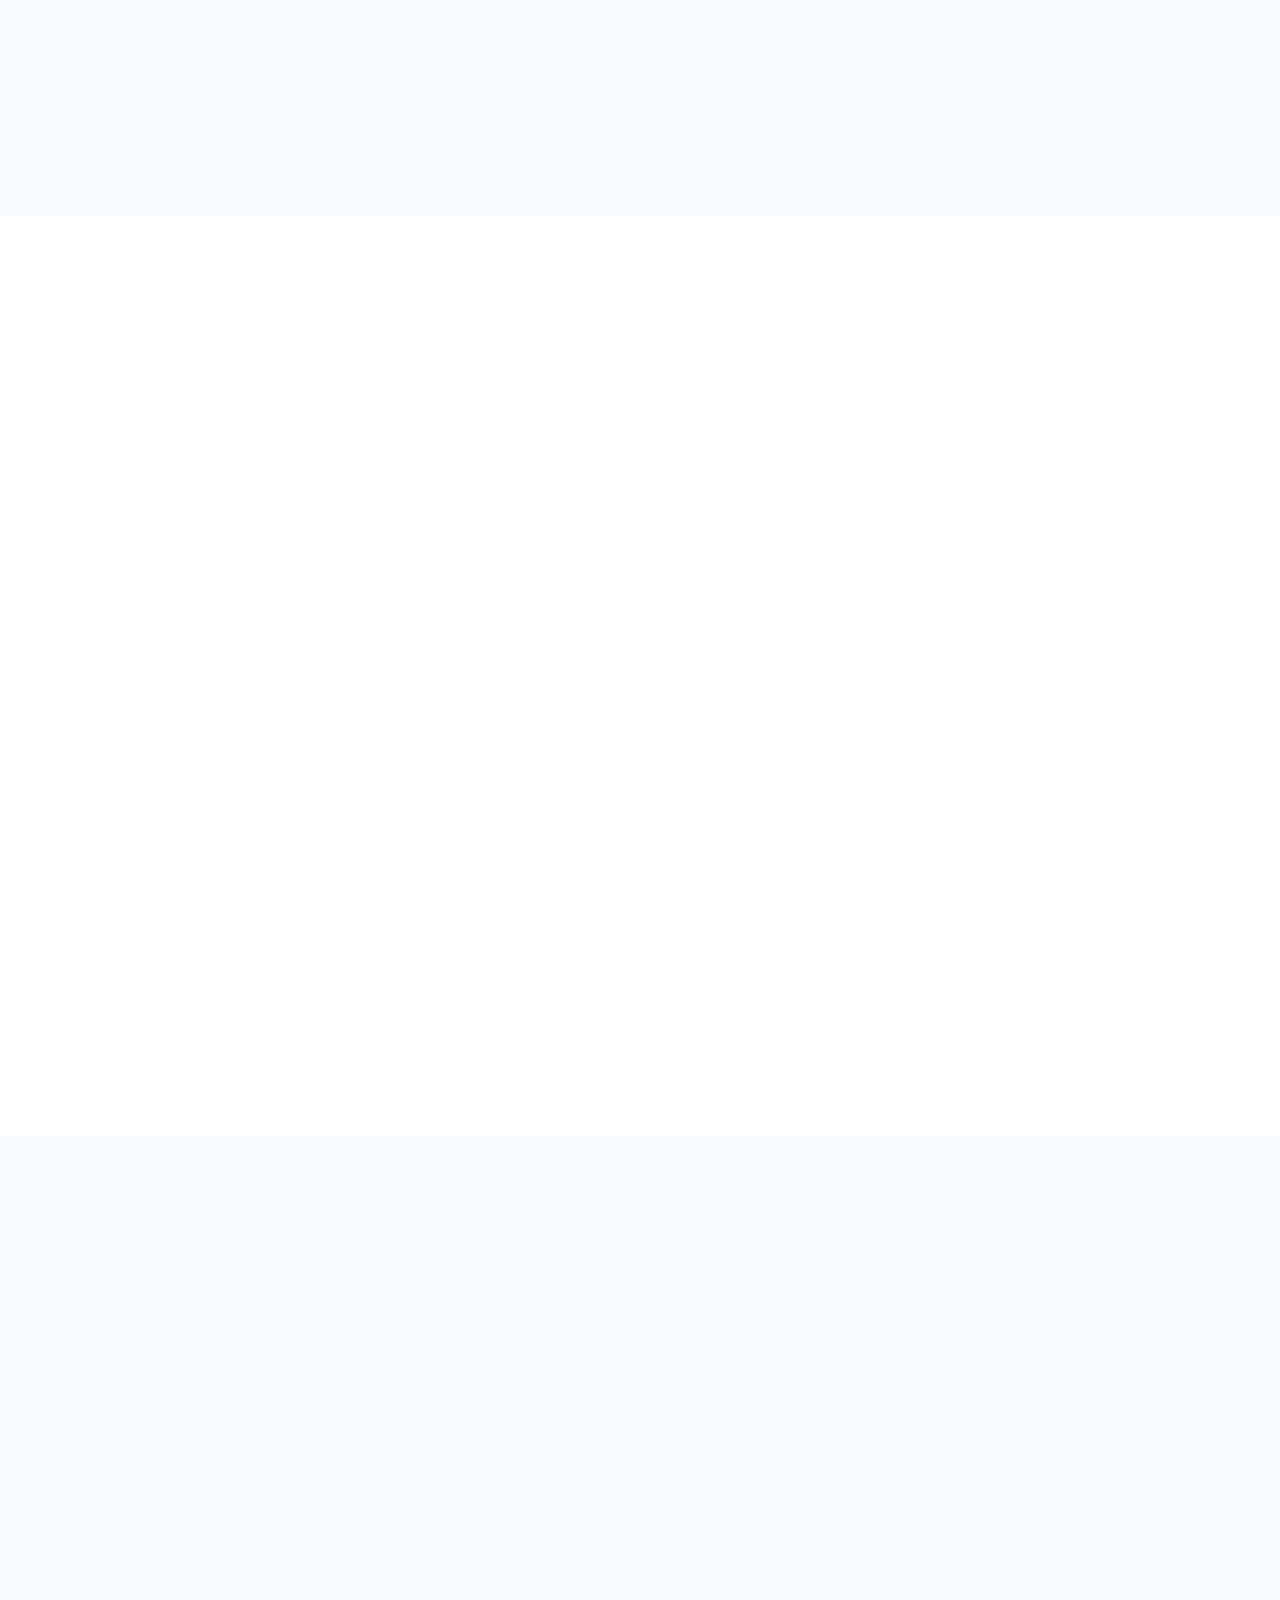
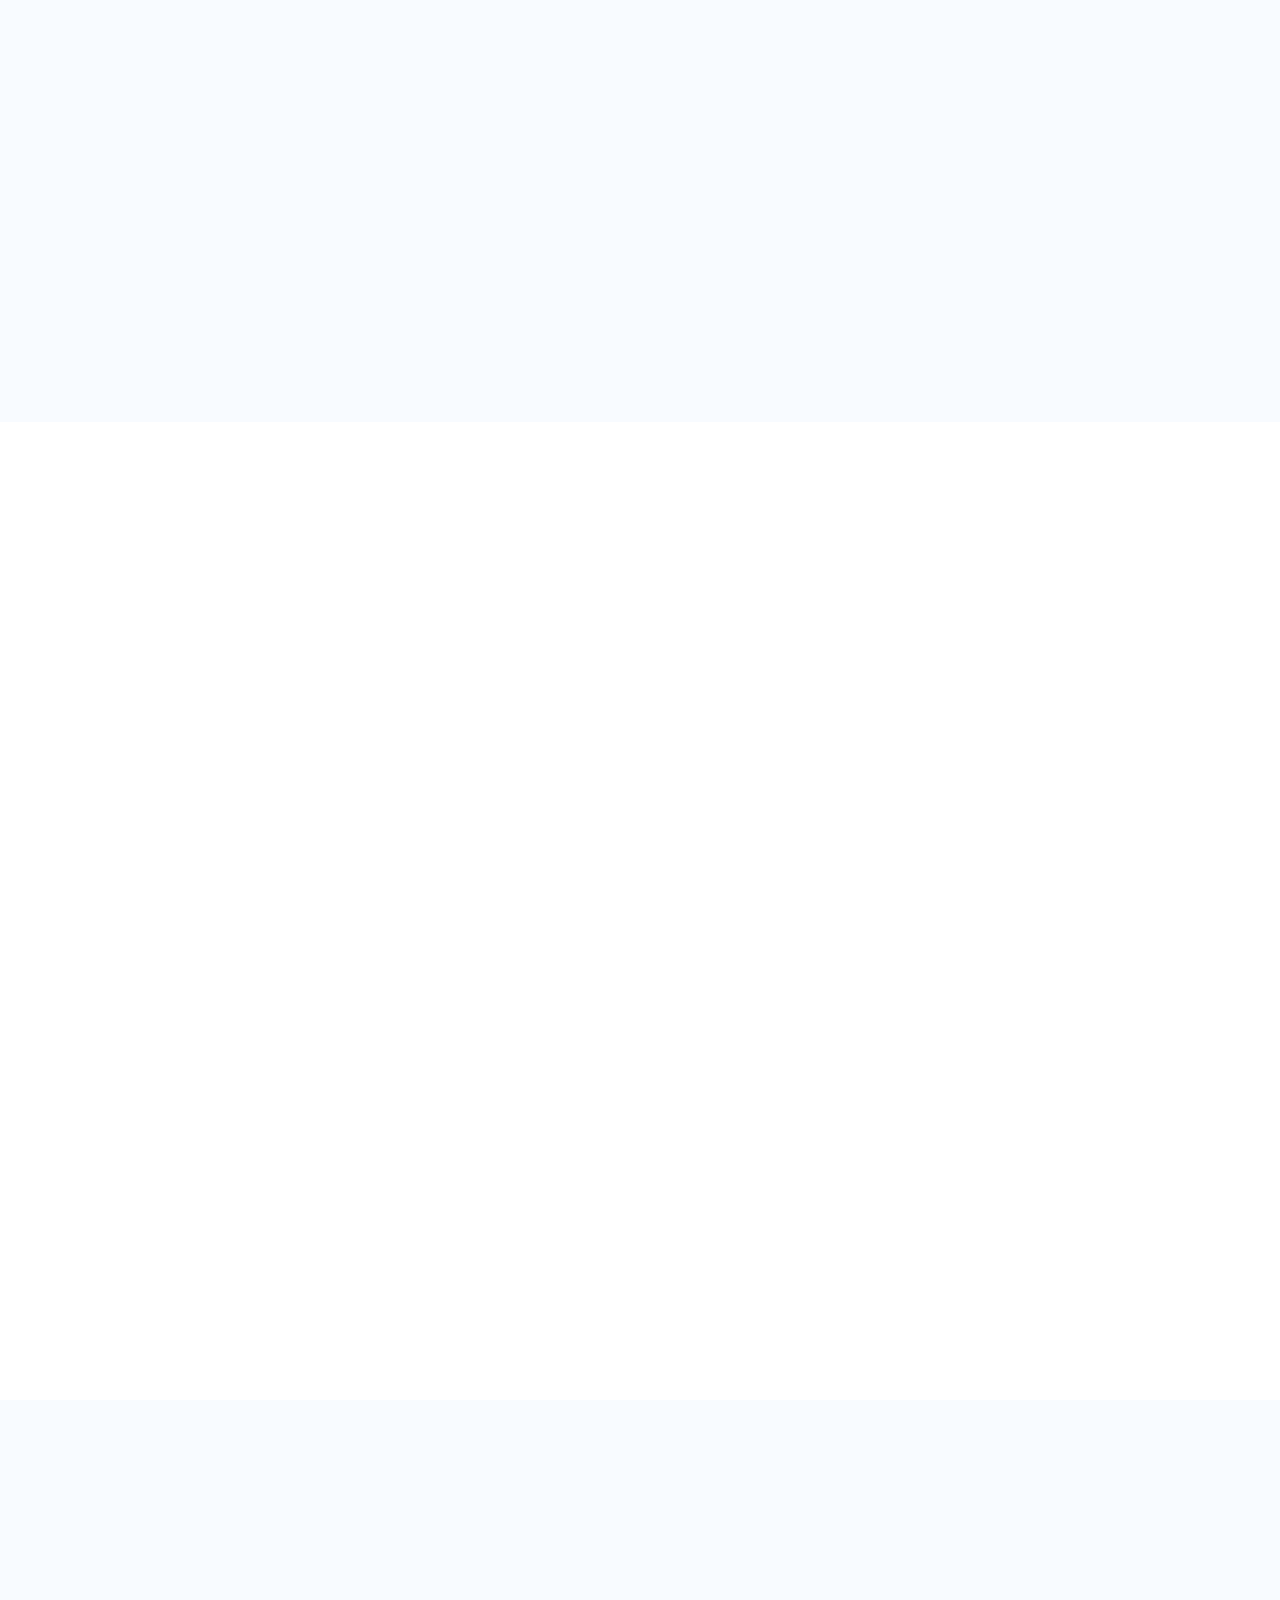
<file: htmls/power.html>
<!DOCTYPE html>
<html lang="en">

<head>

    <meta charset="UTF-8">
    <meta name="viewport" content="width=device-width, initial-scale=1.0">

    <title>Power Distribution Services</title>

    <link rel="stylesheet" href="../css/power.css">

    <link rel="stylesheet"
        href="https://cdnjs.cloudflare.com/ajax/libs/font-awesome/6.5.2/css/all.min.css">

    <link rel="stylesheet"
        href="https://unpkg.com/aos@2.3.4/dist/aos.css">

</head>

<body>

<!--=========================================
        LT PANEL INSTALLATION
==========================================-->

<section class="service-section">

    <div class="service-content" data-aos="fade-right">

        <span class="service-number">01</span>

        <h2>LT Panel Installation</h2>

        <div class="line"></div>

        <p>
            We provide complete Low Tension (LT) Panel installation services
            for industrial and commercial facilities. Our LT panels ensure
            safe, efficient, and reliable power distribution while protecting
            electrical equipment from overloads and short circuits.
        </p>

        <p>
            Every panel is designed, installed, and tested according to
            industry standards using premium-quality components for
            long-lasting performance.
        </p>

        <div class="service-bottom">

            <div class="experience">

                <h3>300+</h3>

                <span>LT Panels Installed</span>

            </div>

            <div class="experience">

                <h3>100%</h3>

                <span>Reliable Distribution</span>

            </div>

        </div>

    </div>

    <div class="service-image" data-aos="zoom-in-left">

        <img src="../images/lt-panel.jpg"
            alt="LT Panel Installation">

    </div>

</section>

<!--=========================================
        MCC PANEL
==========================================-->

<section class="service-section">

    <div class="service-image" data-aos="fade-right">

        <img src="../images/mcc-panel.jpg"
            alt="MCC Panel">

    </div>

    <div class="service-content" data-aos="fade-left">

        <span class="service-number">02</span>

        <h2>MCC Panel Installation</h2>

        <div class="line"></div>

        <p>
            Our Motor Control Center (MCC) panels provide centralized motor
            control and protection for industrial machinery, ensuring smooth
            operation and improved production efficiency.
        </p>

        <p>
            We install high-quality MCC panels equipped with advanced
            protection systems for safe and dependable motor control.
        </p>

        <div class="service-bottom">

            <div class="experience">

                <h3>250+</h3>

                <span>MCC Panels</span>

            </div>

            <div class="experience">

                <h3>99%</h3>

                <span>Operational Efficiency</span>

            </div>

        </div>

    </div>

</section>

<!--=========================================
        PCC PANEL
==========================================-->

<section class="service-section">

    <div class="service-content" data-aos="zoom-in-right">

        <span class="service-number">03</span>

        <h2>PCC Panel Installation</h2>

        <div class="line"></div>

        <p>
            Power Control Center (PCC) panels efficiently distribute electrical
            power to different sections of industrial facilities while ensuring
            system protection and stable operation.
        </p>

        <p>
            Our PCC panels are engineered for heavy electrical loads and
            provide reliable power management for factories and large
            commercial buildings.
        </p>

        <div class="service-bottom">

            <div class="experience">

                <h3>200+</h3>

                <span>PCC Panels Installed</span>

            </div>

            <div class="experience">

                <h3>100%</h3>

                <span>Power Management</span>

            </div>

        </div>

    </div>

    <div class="service-image" data-aos="flip-left">

        <img src="../images/pcc-panel.jpg"
            alt="PCC Panel">

    </div>

</section>

<!--=========================================
        BUSBAR TRUNKING
==========================================-->

<section class="service-section">

    <div class="service-image" data-aos="zoom-in">

        <img src="../images/busbar.jpg"
            alt="Busbar Trunking">

    </div>

    <div class="service-content" data-aos="fade-up">

        <span class="service-number">04</span>

        <h2>Busbar Trunking System</h2>

        <div class="line"></div>

        <p>
            Busbar trunking systems provide an efficient and flexible solution
            for distributing electrical power in factories, commercial
            complexes, and industrial plants.
        </p>

        <p>
            Our installations reduce power losses, improve safety, and allow
            future expansion with minimal maintenance requirements.
        </p>

        <div class="service-bottom">

            <div class="experience">

                <h3>150+</h3>

                <span>Busbar Systems</span>

            </div>

            <div class="experience">

                <h3>98%</h3>

                <span>Energy Efficiency</span>

            </div>

        </div>

    </div>

</section>

<!--=========================================
        ELECTRICAL SWITCHGEAR
==========================================-->

<section class="service-section">

    <div class="service-content" data-aos="fade-down">

        <span class="service-number">05</span>

        <h2>Electrical Switchgear Installation</h2>

        <div class="line"></div>

        <p>
            We install advanced electrical switchgear systems that provide
            complete protection against overloads, short circuits, and
            electrical faults in industrial power networks.
        </p>

        <p>
            Our switchgear solutions ensure safe operation, easy maintenance,
            and reliable power distribution across industrial facilities.
        </p>

        <div class="service-bottom">

            <div class="experience">

                <h3>500+</h3>

                <span>Switchgear Installed</span>

            </div>

            <div class="experience">

                <h3>100%</h3>

                <span>Electrical Protection</span>

            </div>

        </div>

    </div>

    <div class="service-image" data-aos="zoom-in-right">

        <img src="../images/switchgear.jpg"
            alt="Electrical Switchgear">

    </div>

</section>

<!--=========================================
        DISTRIBUTION BOARD MAINTENANCE
==========================================-->

<section class="service-section">

    <div class="service-image" data-aos="flip-right">

        <img src="../images/distribution-maintenance.jpg"
            alt="Distribution Board Maintenance">

    </div>

    <div class="service-content" data-aos="fade-left">

        <span class="service-number">06</span>

        <h2>Distribution Board & Maintenance</h2>

        <div class="line"></div>

        <p>
            We provide preventive maintenance, testing, fault diagnosis,
            servicing, and repairs for LT panels, MCC panels, PCC panels,
            switchgear, and electrical distribution boards.
        </p>

        <p>
            Regular inspections help improve equipment life, reduce downtime,
            and ensure uninterrupted electrical performance in industrial
            environments.
        </p>

        <div class="service-bottom">

            <div class="experience">

                <h3>24/7</h3>

                <span>Maintenance Support</span>

            </div>

            <div class="experience">

                <h3>100%</h3>

                <span>Customer Satisfaction</span>

            </div>

        </div>

    </div>

</section>

<script src="https://unpkg.com/aos@2.3.4/dist/aos.js"></script>

<script>

AOS.init({

    duration:1200,
    once:false,
    mirror:true,
    offset:0

});

</script>

</body>

</html>
</file>
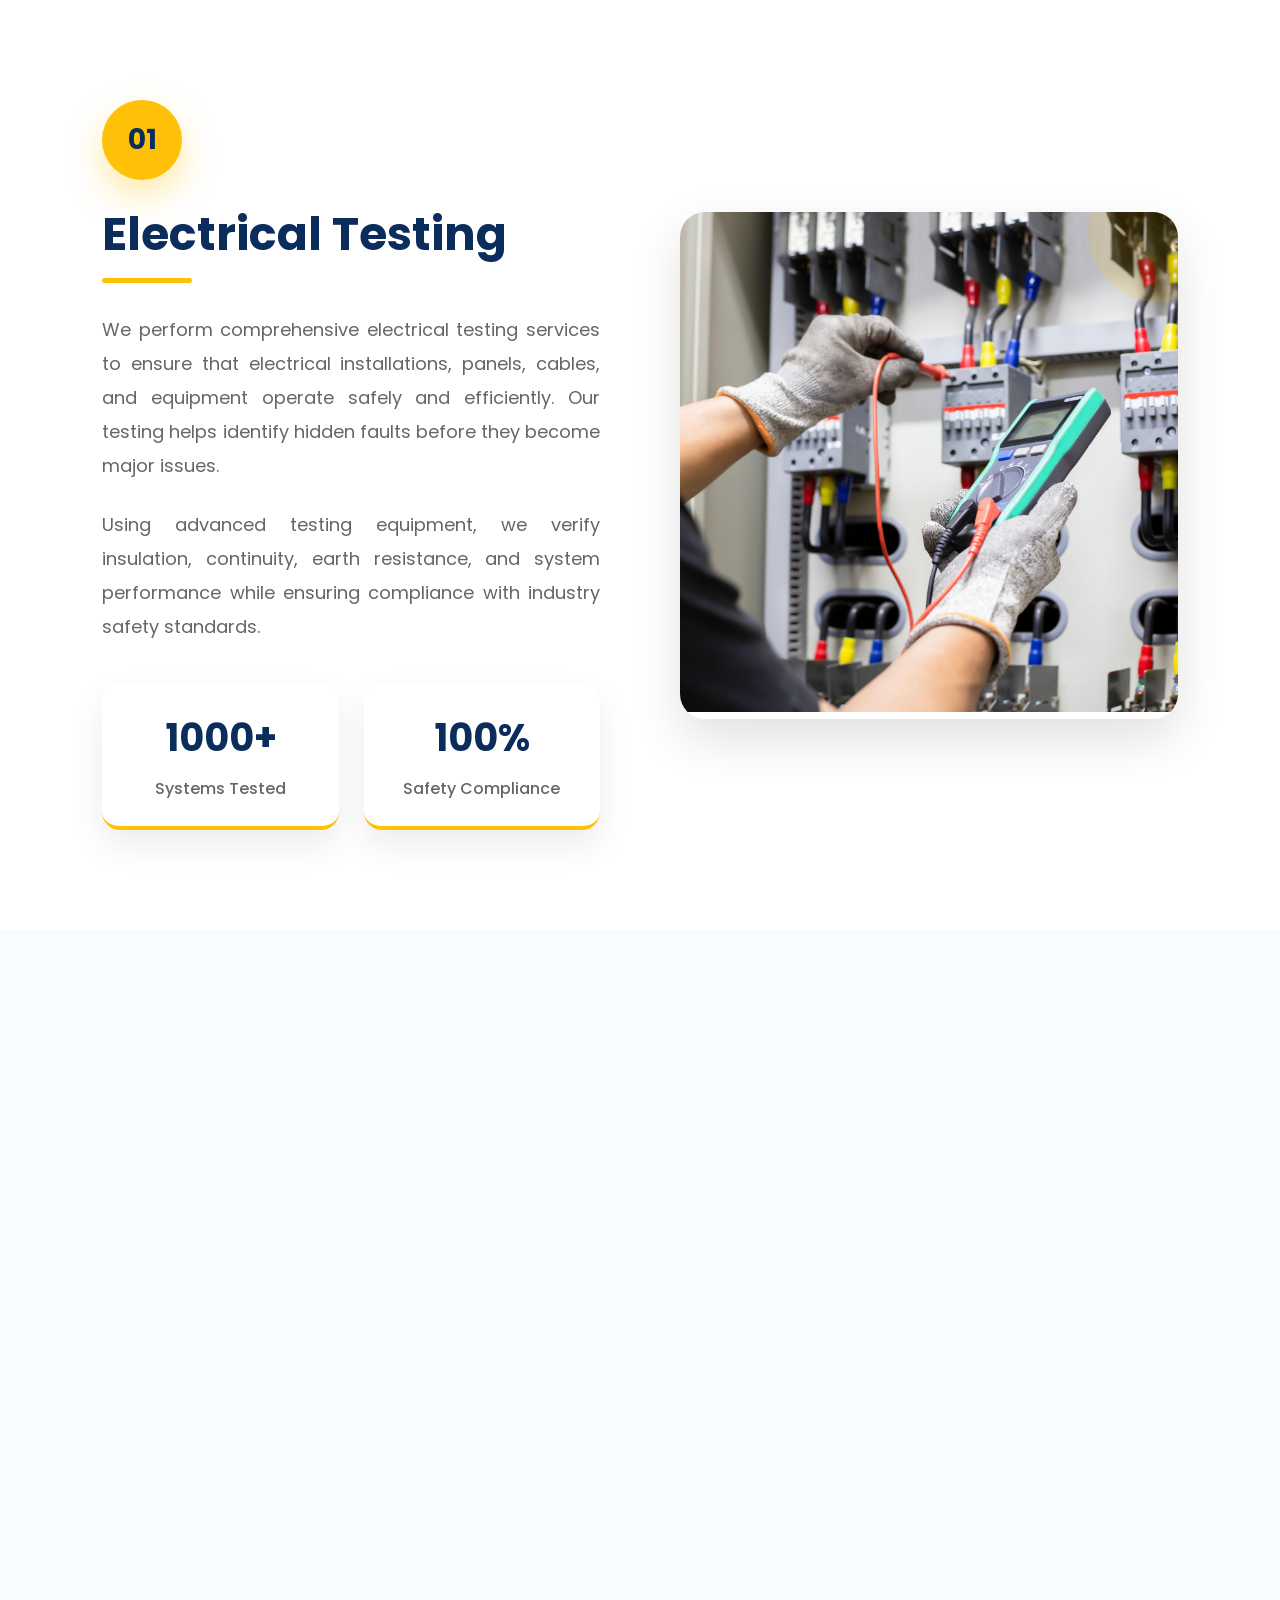
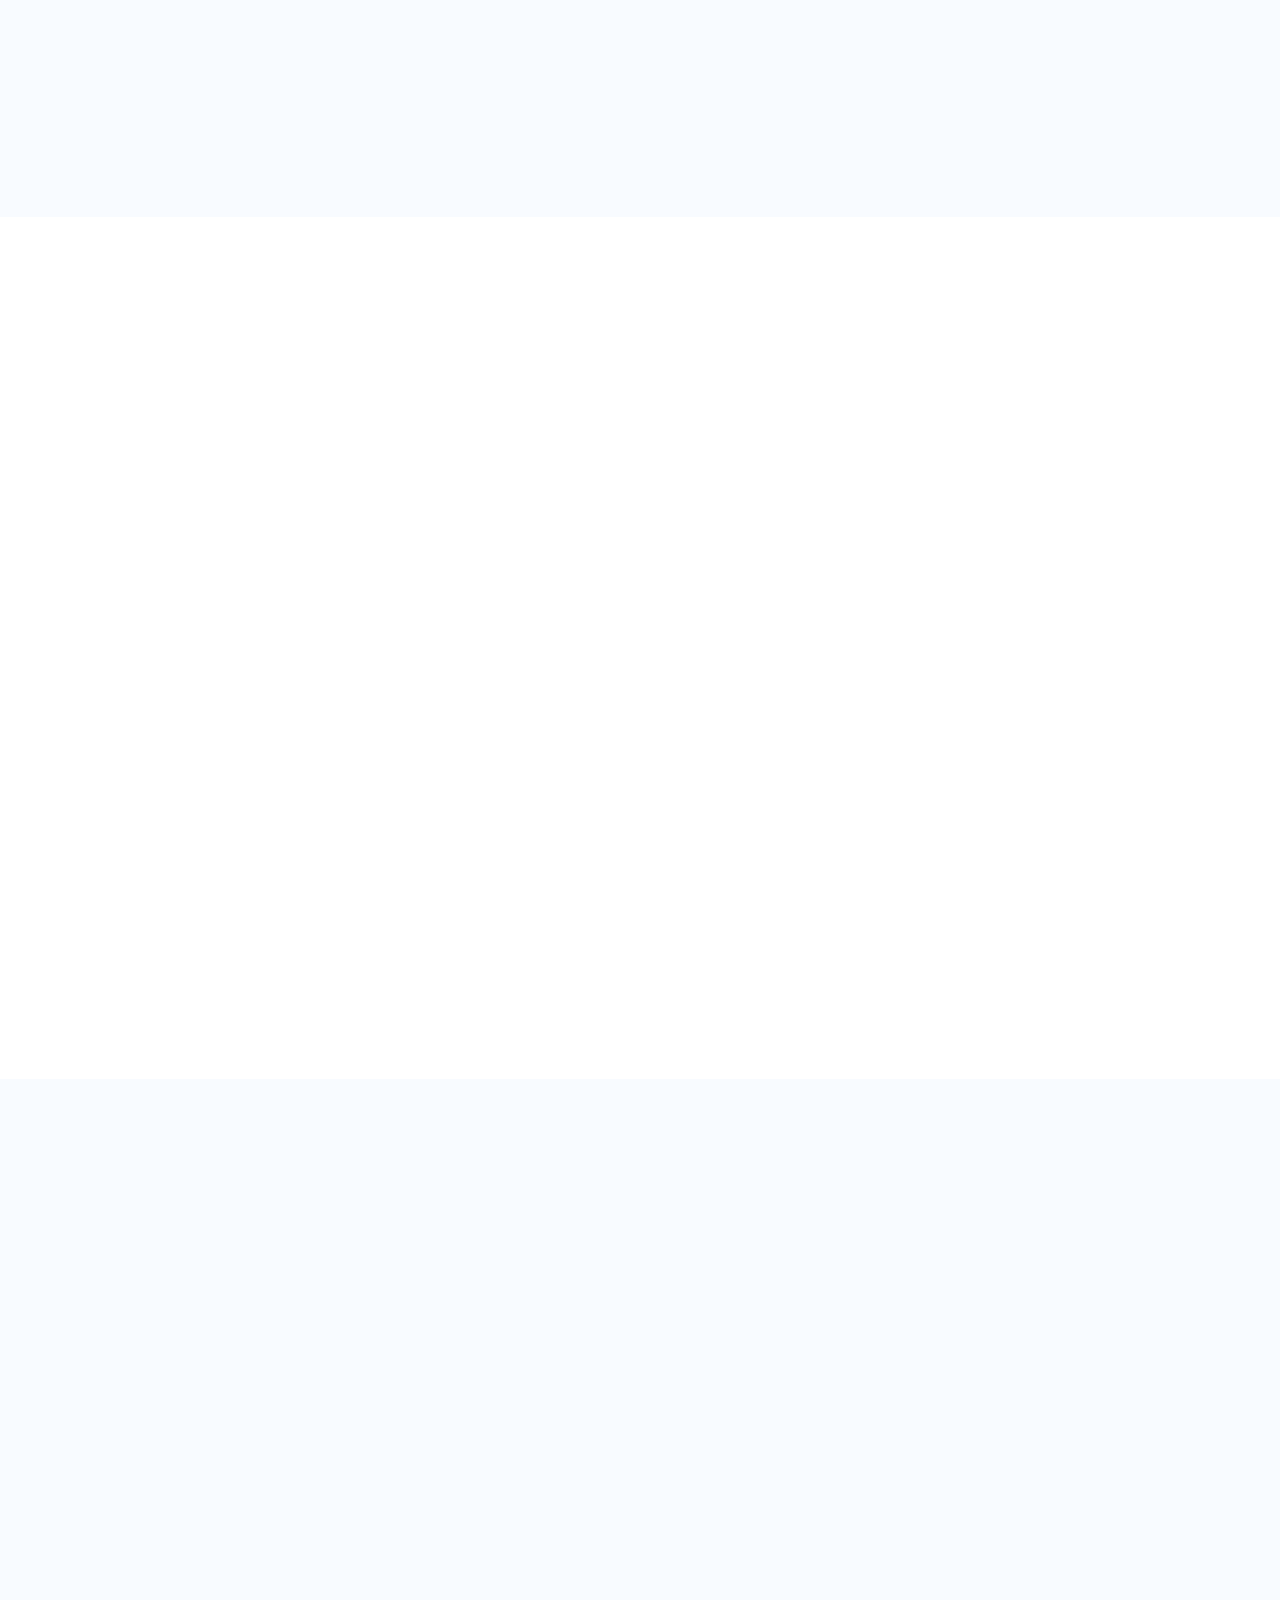
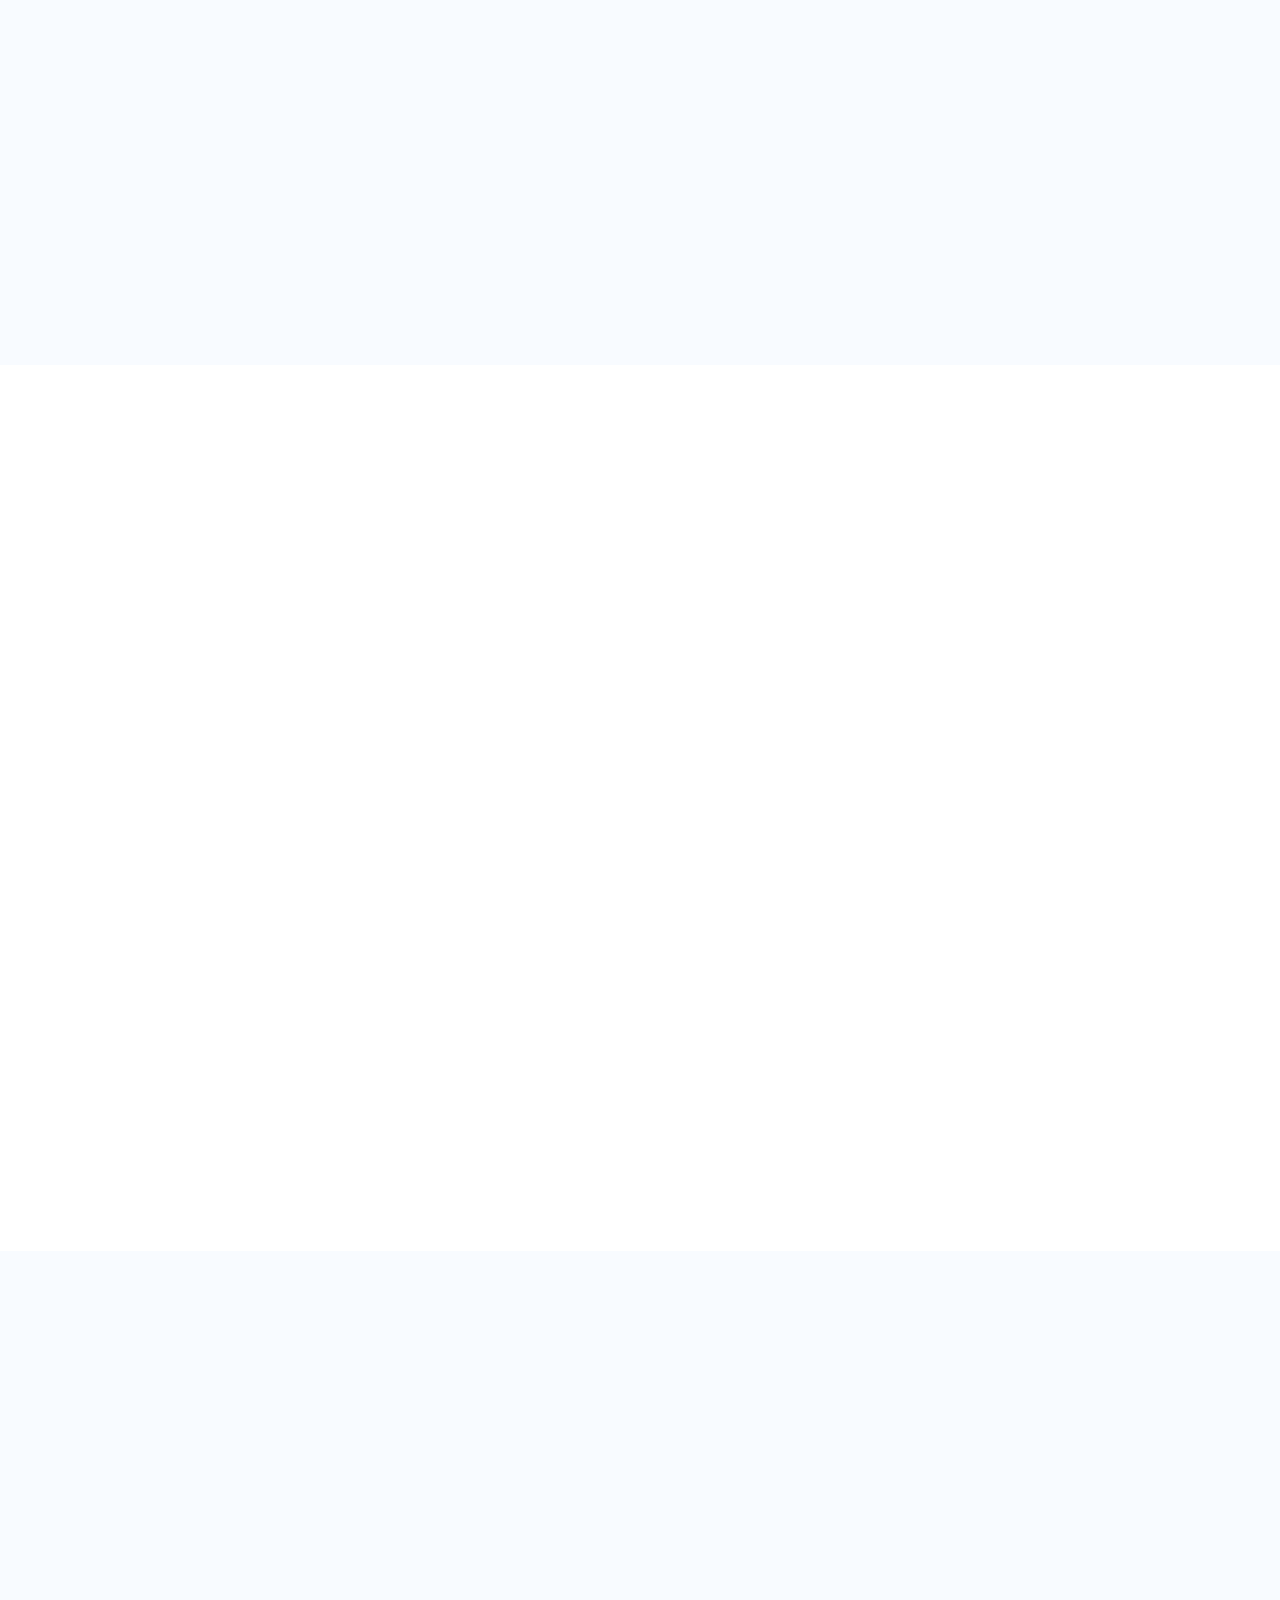
<file: htmls/protection.html>
<!DOCTYPE html>
<html lang="en">

<head>

    <meta charset="UTF-8">
    <meta name="viewport" content="width=device-width, initial-scale=1.0">

    <title>Protection & Safety</title>

    <link rel="stylesheet" href="../css/protection.css">

    <link rel="stylesheet"
        href="https://cdnjs.cloudflare.com/ajax/libs/font-awesome/6.5.2/css/all.min.css">

    <link rel="stylesheet"
        href="https://unpkg.com/aos@2.3.4/dist/aos.css">

</head>

<body>

<!--=========================================
        ELECTRICAL TESTING
==========================================-->

<section class="service-section">

    <div class="service-content" data-aos="fade-right">

        <span class="service-number">01</span>

        <h2>Electrical Testing</h2>

        <div class="line"></div>

        <p>

            We perform comprehensive electrical testing services to ensure
            that electrical installations, panels, cables, and equipment
            operate safely and efficiently. Our testing helps identify
            hidden faults before they become major issues.

        </p>

        <p>

            Using advanced testing equipment, we verify insulation,
            continuity, earth resistance, and system performance while
            ensuring compliance with industry safety standards.

        </p>

        <div class="service-bottom">

            <div class="experience">

                <h3>1000+</h3>

                <span>Systems Tested</span>

            </div>

            <div class="experience">

                <h3>100%</h3>

                <span>Safety Compliance</span>

            </div>

        </div>

    </div>

    <div class="service-image" data-aos="zoom-in-left">

        <img src="../images/electrical-testingg.jpg"
            alt="Electrical Testing">

    </div>

</section>

<!--=========================================
        PROTECTION RELAYS
==========================================-->

<section class="service-section">

    <div class="service-image" data-aos="fade-right">

        <img src="../images/protection-relay.jpg"
            alt="Protection Relays">

    </div>

    <div class="service-content" data-aos="fade-left">

        <span class="service-number">02</span>

        <h2>Protection Relays</h2>

        <div class="line"></div>

        <p>

            We install and configure protection relays that detect electrical
            faults and isolate faulty circuits to protect transformers,
            motors, generators, and switchgear.

        </p>

        <p>

            Our relay protection solutions improve system reliability,
            minimize downtime, and enhance operational safety in industrial
            and commercial facilities.

        </p>

        <div class="service-bottom">

            <div class="experience">

                <h3>350+</h3>

                <span>Relay Systems Installed</span>

            </div>

            <div class="experience">

                <h3>99%</h3>

                <span>Reliable Protection</span>

            </div>

        </div>

    </div>

</section>

<!--=========================================
        SURGE PROTECTION
==========================================-->

<section class="service-section">

    <div class="service-content" data-aos="zoom-in-right">

        <span class="service-number">03</span>

        <h2>Surge Protection</h2>

        <div class="line"></div>

        <p>

            Protect your electrical systems and sensitive equipment from
            voltage spikes caused by lightning strikes and switching
            operations with high-quality surge protection devices.

        </p>

        <p>

            Our surge protection solutions help prevent equipment damage,
            improve system reliability, and extend the lifespan of valuable
            electrical assets.

        </p>

        <div class="service-bottom">

            <div class="experience">

                <h3>500+</h3>

                <span>SPD Installed</span>

            </div>

            <div class="experience">

                <h3>100%</h3>

                <span>Equipment Protection</span>

            </div>

        </div>

    </div>

    <div class="service-image" data-aos="flip-left">

        <img src="../images/surge-protection.jpg"
            alt="Surge Protection">

    </div>

</section>

<!--=========================================
        EARTHING & GROUNDING
==========================================-->

<section class="service-section">

    <div class="service-image" data-aos="zoom-in">

        <img src="../images/earthing-grounding.jpg"
            alt="Earthing & Grounding">

    </div>

    <div class="service-content" data-aos="fade-up">

        <span class="service-number">04</span>

        <h2>Earthing & Grounding</h2>

        <div class="line"></div>

        <p>

            We provide complete earthing and grounding solutions to ensure
            safe fault current dissipation and protect personnel and
            electrical equipment from electrical hazards.

        </p>

        <p>

            Our services include earthing pits, grounding systems,
            earth resistance testing, and periodic maintenance.

        </p>

        <div class="service-bottom">

            <div class="experience">

                <h3>400+</h3>

                <span>Earthing Systems</span>

            </div>

            <div class="experience">

                <h3>100%</h3>

                <span>Electrical Safety</span>

            </div>

        </div>

    </div>

</section>

<!--=========================================
        LIGHTNING PROTECTION
==========================================-->

<section class="service-section">

    <div class="service-content" data-aos="fade-down">

        <span class="service-number">05</span>

        <h2>Lightning Protection Systems</h2>

        <div class="line"></div>

        <p>

            Our lightning protection systems safeguard buildings,
            industrial plants, and electrical infrastructure from
            lightning strikes and transient overvoltages.

        </p>

        <p>

            We install lightning arresters, down conductors, and
            grounding networks that comply with international safety
            standards.

        </p>

        <div class="service-bottom">

            <div class="experience">

                <h3>200+</h3>

                <span>Systems Installed</span>

            </div>

            <div class="experience">

                <h3>100%</h3>

                <span>Protection Coverage</span>

            </div>

        </div>

    </div>

    <div class="service-image" data-aos="zoom-in-right">

        <img src="../images/lightning-protection.jpg"
            alt="Lightning Protection">

    </div>

</section>

<!--=========================================
        ELECTRICAL SAFETY INSPECTION
==========================================-->

<section class="service-section">

    <div class="service-image" data-aos="flip-right">

        <img src="../images/electrical-safety.jpg"
            alt="Electrical Safety Inspection">

    </div>

    <div class="service-content" data-aos="fade-left">

        <span class="service-number">06</span>

        <h2>Electrical Safety Inspection</h2>

        <div class="line"></div>

        <p>

            We perform detailed electrical safety inspections to identify
            potential hazards, ensure regulatory compliance, and improve
            the overall safety of your electrical installations.

        </p>

        <p>

            Our inspection services include panel checks, wiring
            assessments, protection device verification, and complete
            safety audits for residential, commercial, and industrial
            facilities.

        </p>

        <div class="service-bottom">

            <div class="experience">

                <h3>24/7</h3>

                <span>Safety Support</span>

            </div>

            <div class="experience">

                <h3>100%</h3>

                <span>Customer Satisfaction</span>

            </div>

        </div>

    </div>

</section>

<script src="https://unpkg.com/aos@2.3.4/dist/aos.js"></script>

<script>

AOS.init({

    duration:1200,
    once:false,
    mirror:true,
    offset:0

});

</script>

</body>

</html>
</file>
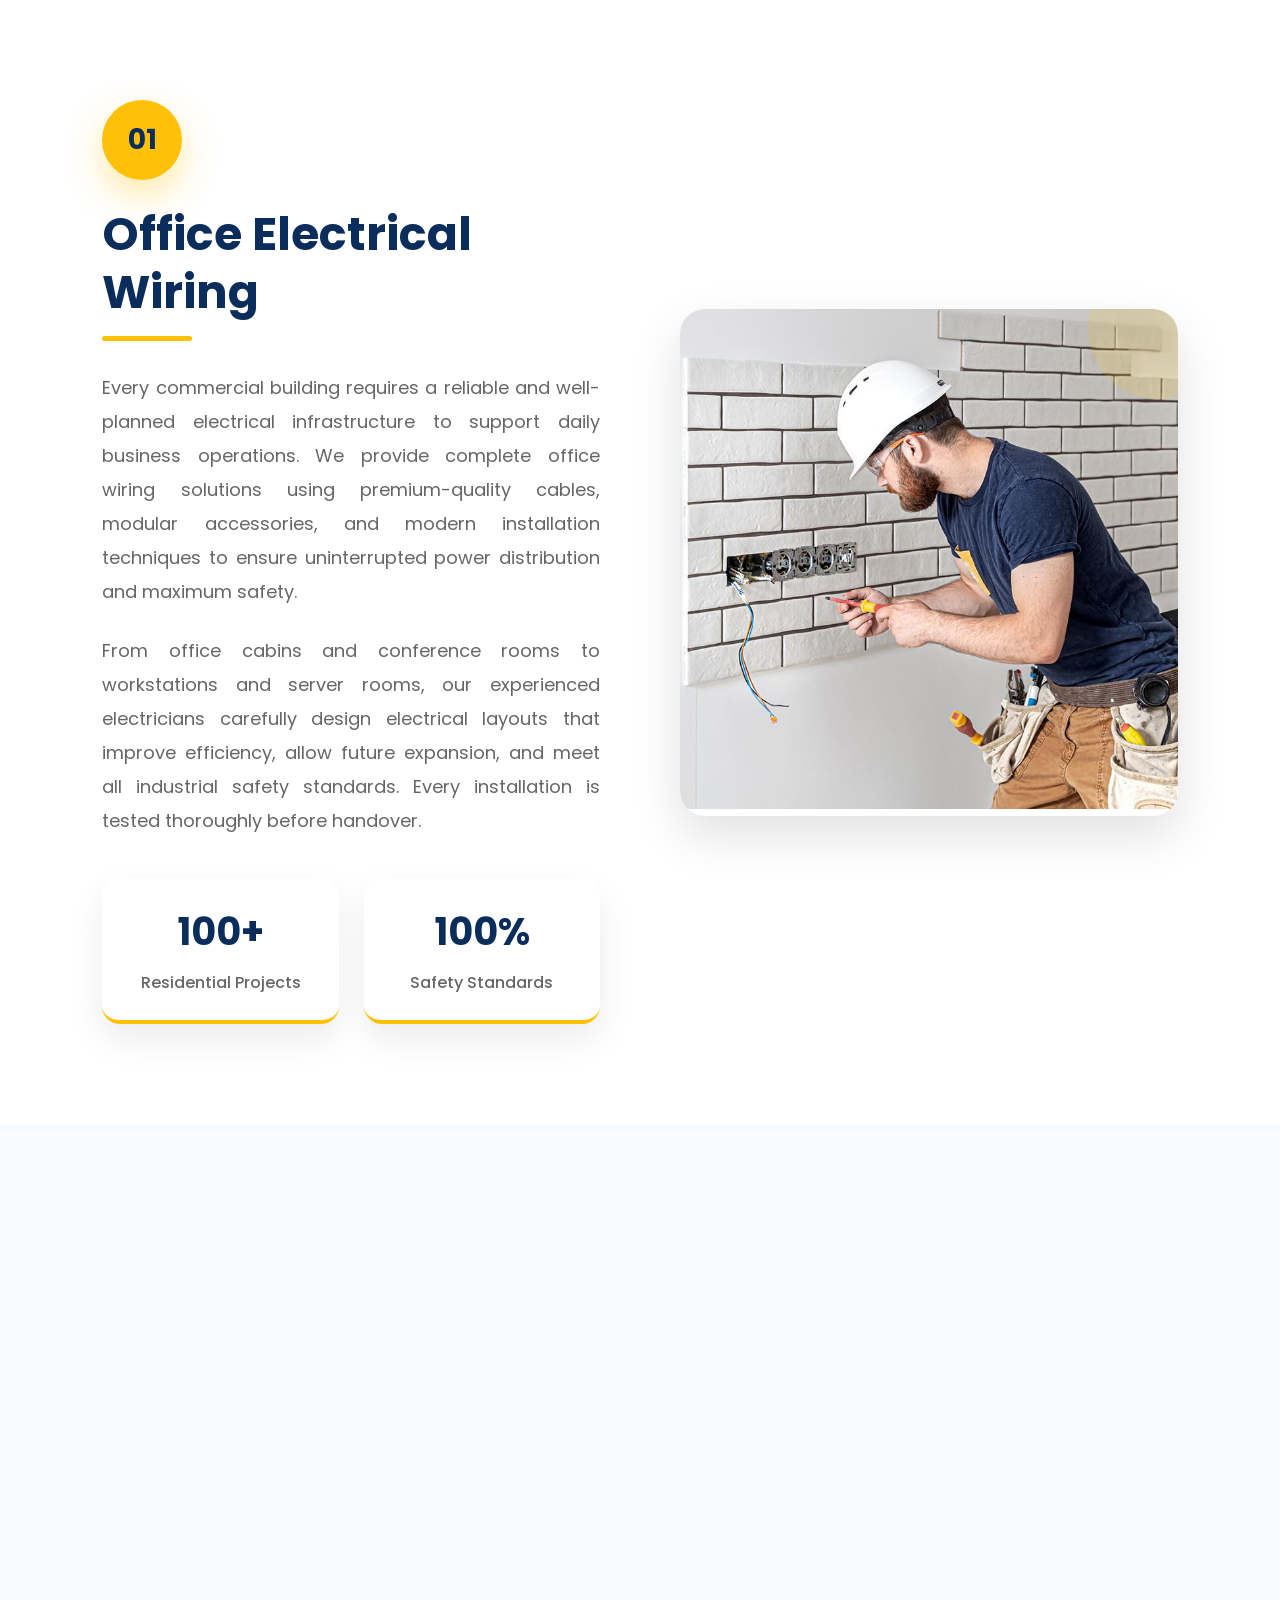
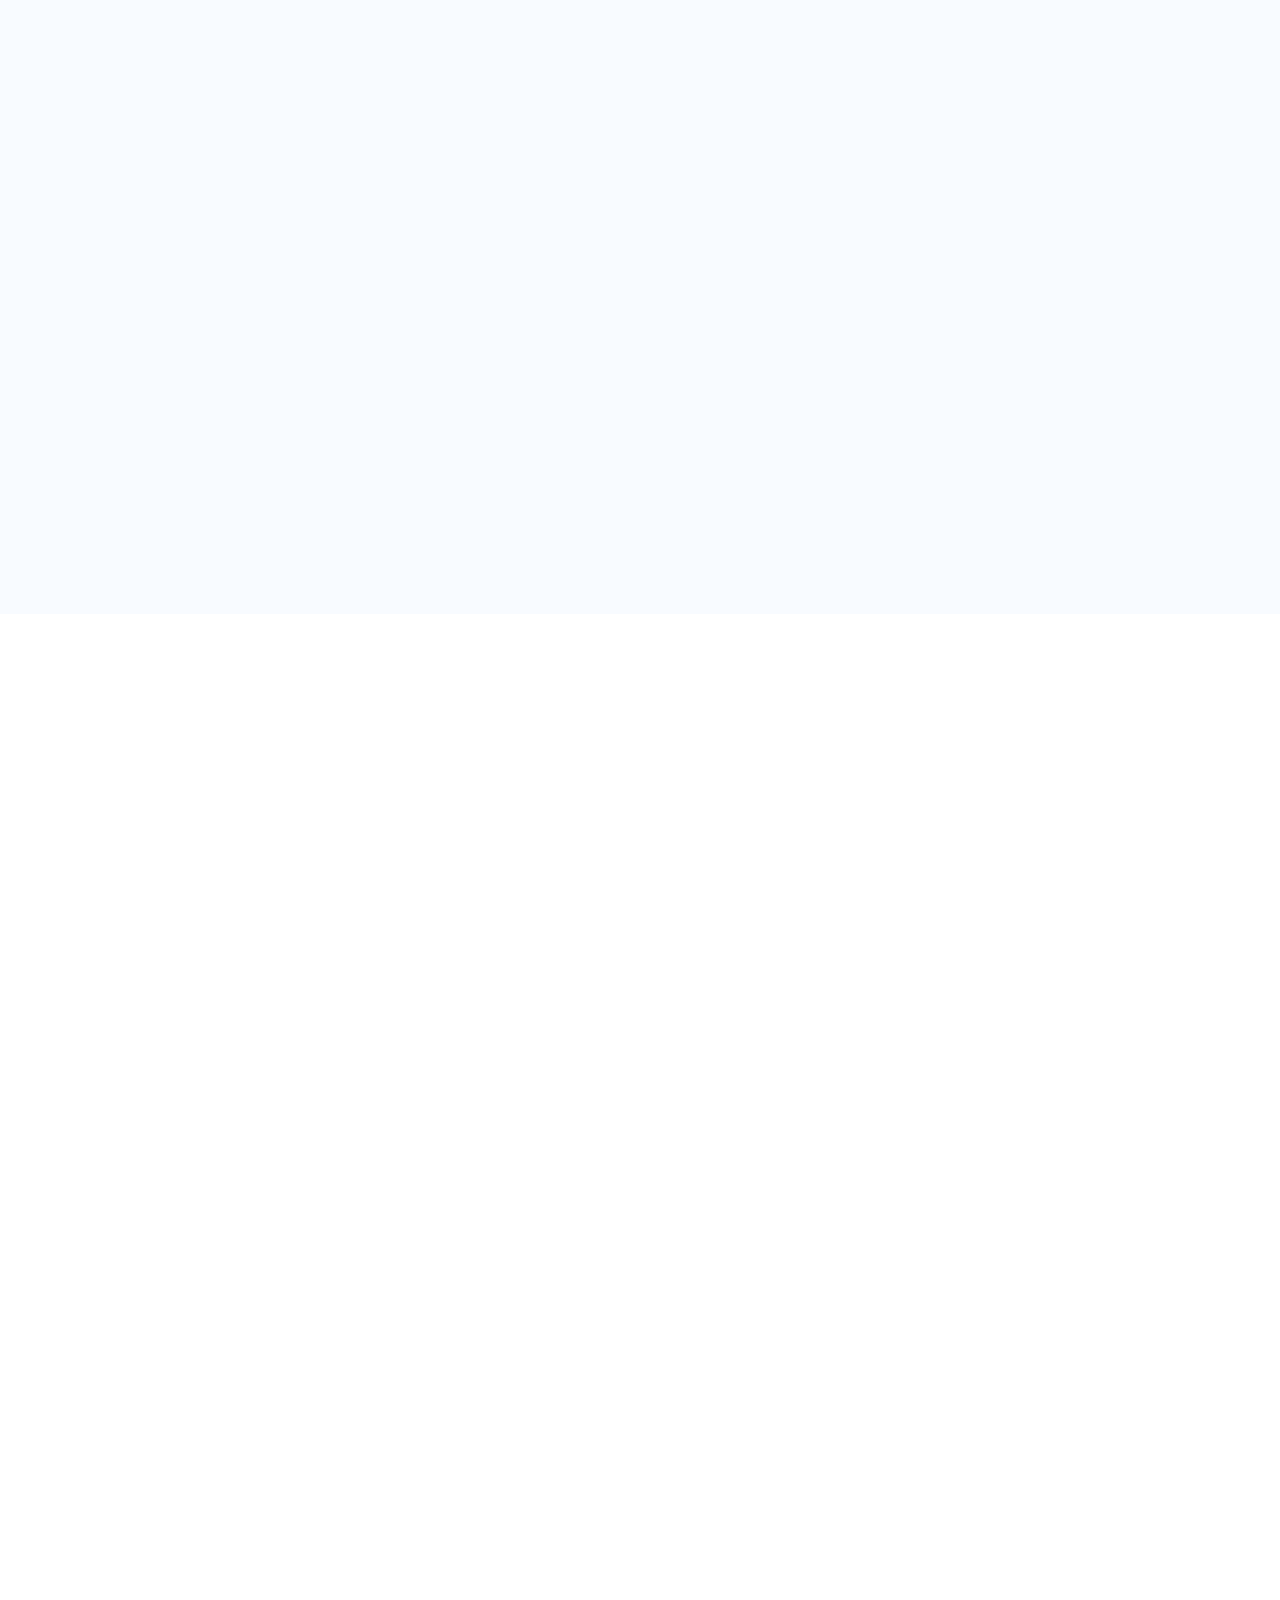
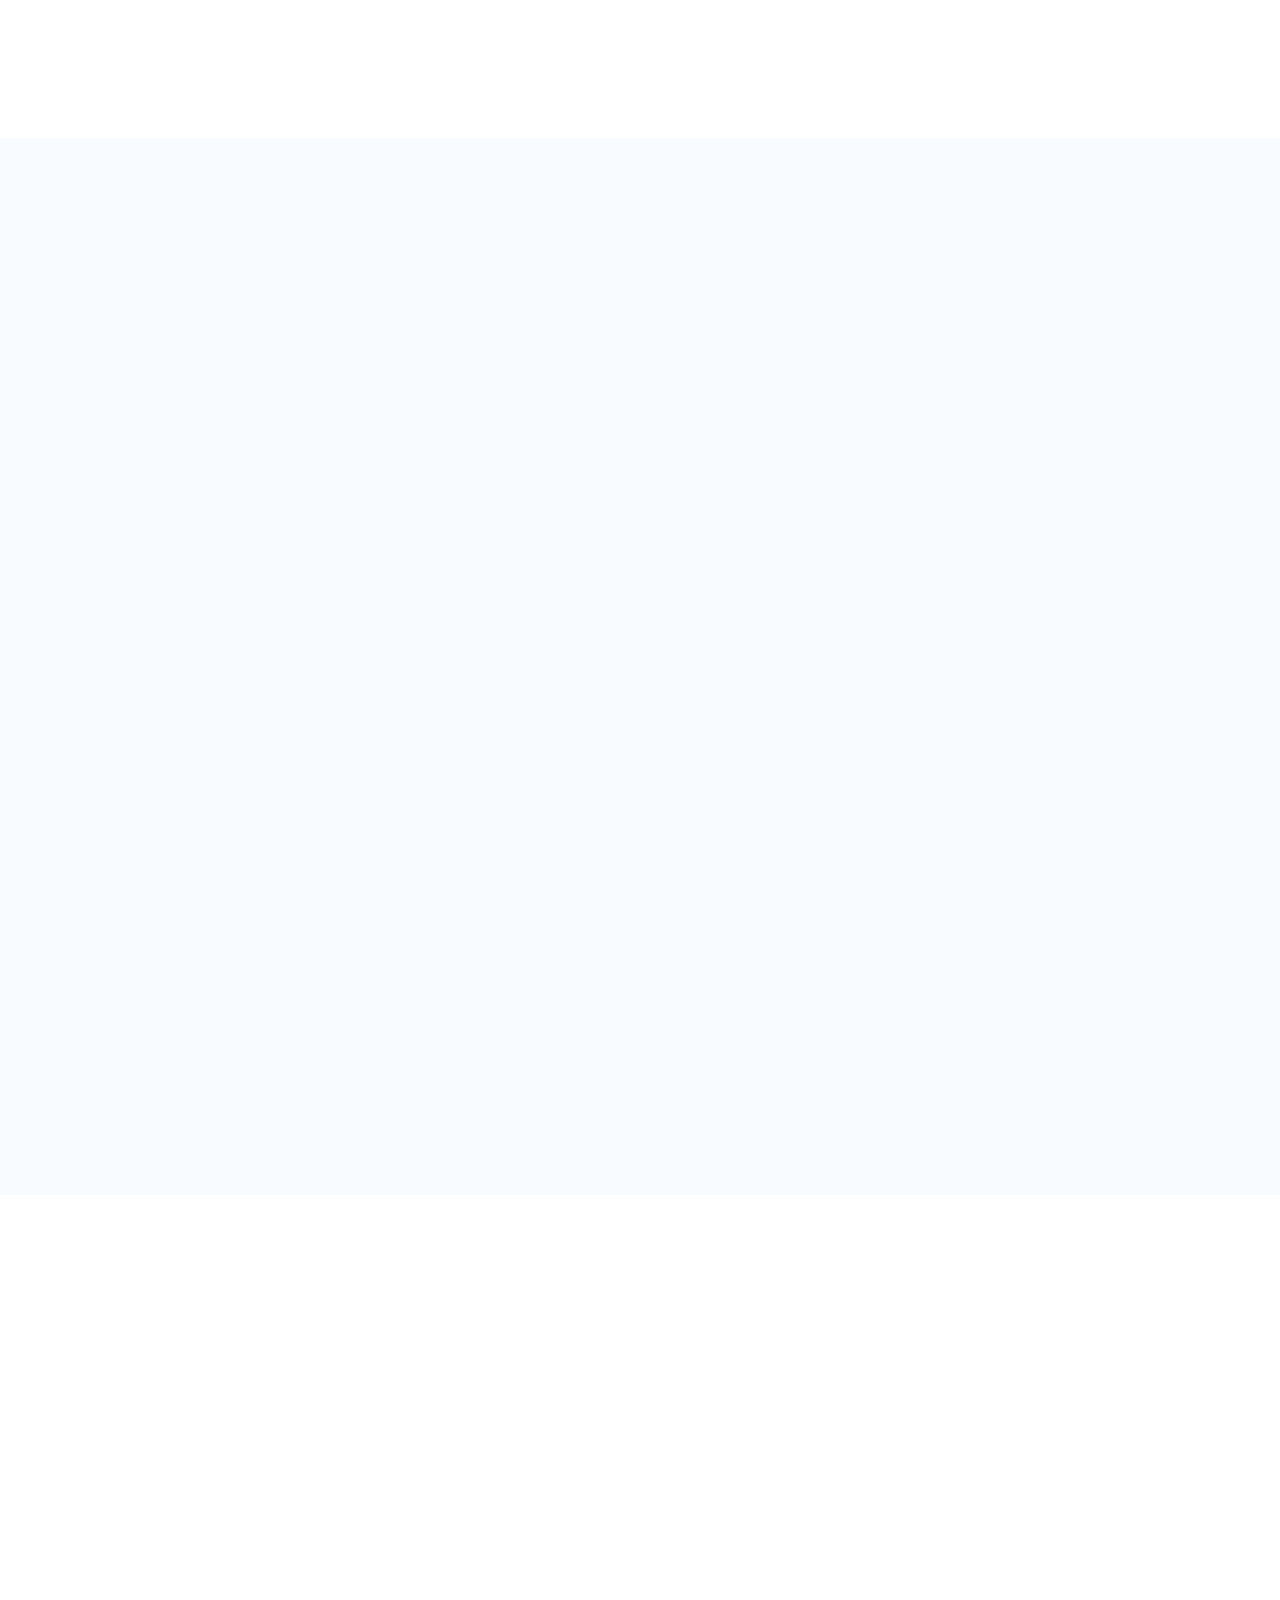
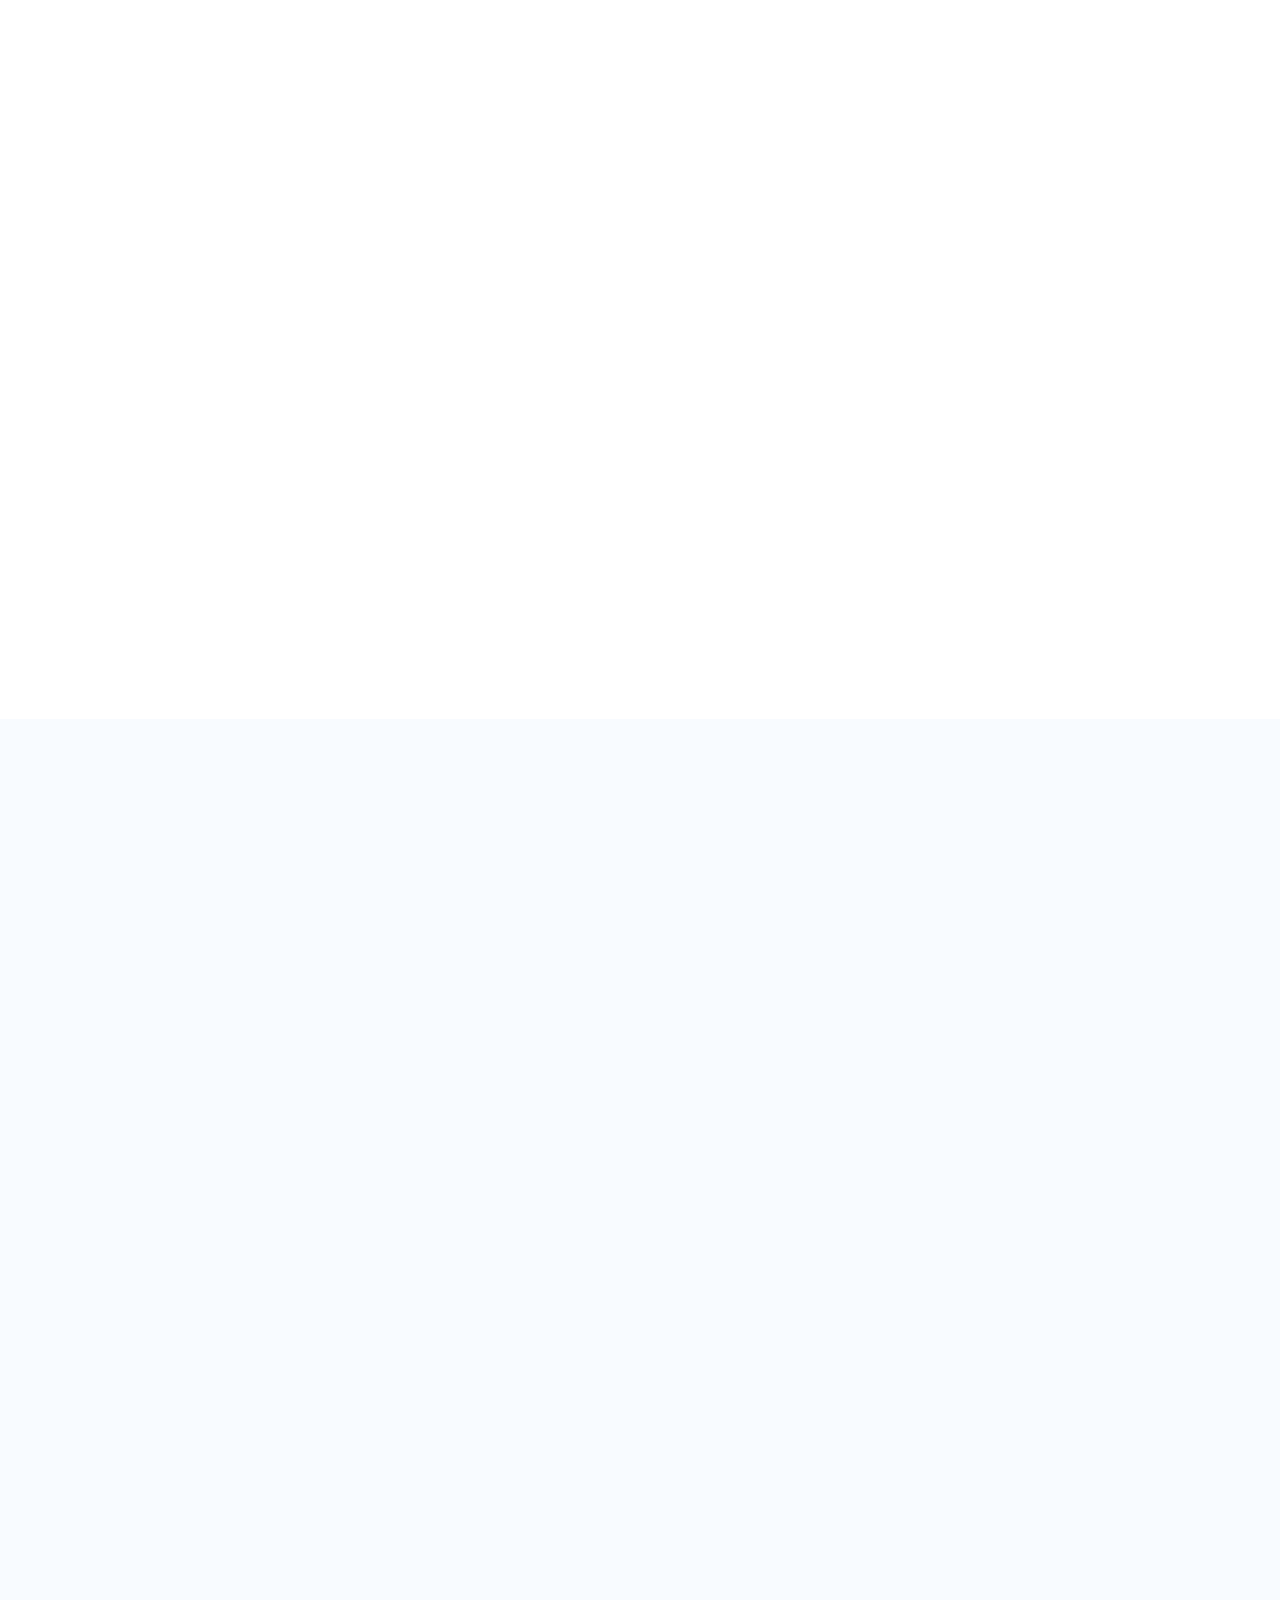
<file: htmls/residential.html>
<!DOCTYPE html>
<html lang="en">

<head>

    <meta charset="UTF-8">

    <meta name="viewport" content="width=device-width, initial-scale=1.0">

    <title>Residential Electrical Services</title>

    <link rel="stylesheet" href="../css/residential.css">

    <link rel="stylesheet"
          href="https://cdnjs.cloudflare.com/ajax/libs/font-awesome/6.5.2/css/all.min.css">

    <!-- AOS Animation -->

    <link rel="stylesheet"
          href="https://unpkg.com/aos@2.3.4/dist/aos.css">

</head>

<body>
<!--=========================================
        HOUSE WIRING
==========================================-->

<section class="service-section">

    <!-- LEFT CONTENT -->

    <div class="service-content"
         data-aos="fade-right">

        <span class="service-number">01</span>

        <h2>Office Electrical Wiring</h2>

        <div class="line"></div>

         <p>

            Every commercial building requires a reliable and well-planned
            electrical infrastructure to support daily business operations.
            We provide complete office wiring solutions using premium-quality
            cables, modular accessories, and modern installation techniques
            to ensure uninterrupted power distribution and maximum safety.

        </p>

        <p>

            From office cabins and conference rooms to workstations and server
            rooms, our experienced electricians carefully design electrical
            layouts that improve efficiency, allow future expansion, and meet
            all industrial safety standards. Every installation is tested
            thoroughly before handover.

        </p>


        <div class="service-bottom">

            <div class="experience">

                <h3>100+</h3>

                <span>Residential Projects</span>

            </div>

            <div class="experience">

                <h3>100%</h3>

                <span>Safety Standards</span>

            </div>

        </div>

    </div>

    <!-- RIGHT IMAGE -->

    <div class="service-image"
         data-aos="zoom-in-left">

        <img src="../images/house-wiring.jpg"
             alt="House Wiring">

    </div>

</section>

<!--=========================================
            LED LIGHTING
==========================================-->

<section class="service-section">

    <!-- LEFT IMAGE -->

    <div class="service-image"
         data-aos="fade-right">

        <img src="../images/led-lighting.jpg"
             alt="LED Lighting">

    </div>

    <!-- RIGHT CONTENT -->

    <div class="service-content"
         data-aos="fade-left">

        <span class="service-number">02</span>

        <h2>LED Lighting Solutions</h2>

        <div class="line"></div>

        <p>

            LED lighting has transformed modern homes by providing brighter,
            energy-efficient, and environmentally friendly illumination.
            Our lighting solutions are carefully designed to enhance every
            space while significantly reducing electricity consumption and
            maintenance costs.

        </p>

        <p>

            From elegant living room lighting and decorative ceiling fixtures
            to garden lights and outdoor illumination, we create customized
            lighting designs that improve comfort, aesthetics, and functionality.
            Every installation uses premium branded products to ensure superior
            quality, durability, and long-term performance.

        </p>

        <div class="service-bottom">

            <div class="experience">

                <h3>80%</h3>

                <span>Energy Saving</span>

            </div>

            <div class="experience">

                <h3>50K+</h3>

                <span>LED Life Hours</span>

            </div>

        </div>

    </div>

</section>

<!--=========================================
        SMART HOME INSTALLATION
==========================================-->

<section class="service-section">

    <!-- LEFT CONTENT -->

    <div class="service-content"
         data-aos="zoom-in-right">

        <span class="service-number">03</span>

        <h2>Smart Home Installation</h2>

        <div class="line"></div>

        <p>

            Experience a new level of comfort and convenience with our smart
            home electrical solutions. We install advanced automation systems
            that allow homeowners to control lighting, fans, air conditioners,
            curtains, and other electrical appliances using smartphones,
            voice assistants, or smart control panels.

        </p>

        <p>

            Our intelligent electrical solutions are designed to improve
            security, enhance energy efficiency, and simplify everyday living.
            Every installation is carefully planned to ensure seamless
            integration with your existing electrical system while providing
            reliable performance for years to come.

        </p>

        <div class="service-bottom">

            <div class="experience">

                <h3>24/7</h3>

                <span>Smart Control</span>

            </div>

            <div class="experience">

                <h3>100%</h3>

                <span>Secure Automation</span>

            </div>

        </div>

    </div>

    <!-- RIGHT IMAGE -->

    <div class="service-image"
         data-aos="flip-left">

        <img src="../images/smart-home.jpg"
             alt="Smart Home Installation">

    </div>

</section>

<!--=========================================
            FAN & AC WIRING
==========================================-->

<section class="service-section">

    <!-- LEFT IMAGE -->

    <div class="service-image"
         data-aos="zoom-in">

        <img src="../images/fan-ac.jpg"
             alt="Fan & AC Wiring">

    </div>

    <!-- RIGHT CONTENT -->

    <div class="service-content"
         data-aos="fade-up">

        <span class="service-number">04</span>

        <h2>Fan & AC Wiring</h2>

        <div class="line"></div>

        <p>

            Proper electrical wiring is essential for the safe and efficient
            operation of ceiling fans, exhaust fans, air conditioners, and
            other high-power appliances. Our experienced electricians provide
            dedicated wiring solutions that ensure stable power supply and
            reliable performance for every room in your home.

        </p>

        <p>

            We carefully calculate electrical loads, install premium quality
            wiring, and follow strict safety standards to prevent overloads,
            voltage drops, and electrical faults. Every installation is tested
            thoroughly to guarantee maximum efficiency, durability, and complete
            peace of mind for homeowners.

        </p>

        <div class="service-bottom">

            <div class="experience">

                <h3>500+</h3>

                <span>Installations Completed</span>

            </div>

            <div class="experience">

                <h3>99%</h3>

                <span>Customer Satisfaction</span>

            </div>

        </div>

    </div>

</section>

<!--=========================================
    DISTRIBUTION BOARD INSTALLATION
==========================================-->

<section class="service-section">

    <!-- LEFT CONTENT -->

    <div class="service-content"
         data-aos="fade-down">

        <span class="service-number">05</span>

        <h2>Distribution Board Installation</h2>

        <div class="line"></div>

        <p>

            A well-designed distribution board is the heart of every home's
            electrical system. It safely distributes electrical power to
            different circuits while protecting your home from overloads,
            short circuits, and electrical faults. Our experts install
            premium-quality distribution boards with precision and complete
            adherence to electrical safety standards.

        </p>

        <p>

            We use high-quality MCBs, RCCBs, and surge protection devices
            from trusted brands to ensure maximum protection and long-term
            reliability. Every distribution board is professionally tested,
            properly labeled, and designed for easy maintenance and future
            electrical expansion.

        </p>

        <div class="service-bottom">

            <div class="experience">

                <h3>100%</h3>

                <span>Safety Protection</span>

            </div>

            <div class="experience">

                <h3>250+</h3>

                <span>Panels Installed</span>

            </div>

        </div>

    </div>

    <!-- RIGHT IMAGE -->

    <div class="service-image"
         data-aos="zoom-in-right">

        <img src="../images/distribution-board.jpg"
             alt="Distribution Board Installation">

    </div>

</section>


<!--=========================================
        ELECTRICAL MAINTENANCE
==========================================-->

<section class="service-section">

    <!-- LEFT IMAGE -->

    <div class="service-image"
         data-aos="flip-right">

        <img src="../images/maintenance.jpg"
             alt="Electrical Maintenance">

    </div>

    <!-- RIGHT CONTENT -->

    <div class="service-content"
         data-aos="fade-left">

        <span class="service-number">06</span>

        <h2>Electrical Maintenance</h2>

        <div class="line"></div>

        <p>

            Regular electrical maintenance is essential to keep your home's
            electrical system operating safely, efficiently, and reliably.
            Our preventive maintenance services help identify hidden faults,
            worn-out components, loose electrical connections, and potential
            hazards before they become costly or dangerous problems.

        </p>

        <p>

            At Tridev Electrical Services, we carry out detailed inspections,
            testing, troubleshooting, and timely repairs using modern tools
            and industry-approved practices. Our goal is to maximize the
            lifespan of your electrical installations while ensuring complete
            safety, uninterrupted power supply, and peace of mind for every
            homeowner.

        </p>

        <div class="service-bottom">

            <div class="experience">

                <h3>24/7</h3>

                <span>Emergency Support</span>

            </div>

            <div class="experience">

                <h3>100%</h3>

                <span>Reliable Service</span>

            </div>

        </div>

    </div>

</section>


<!--=========================================
            AOS SCRIPT
==========================================-->


<script src="https://unpkg.com/aos@2.3.4/dist/aos.js"></script>

<script>

AOS.init({

    duration:1200,

    once:false,

    mirror:true,

    offset:0

});

window.addEventListener('load', () => {

    AOS.refresh();

});

</script>

</body>

</html>
</file>
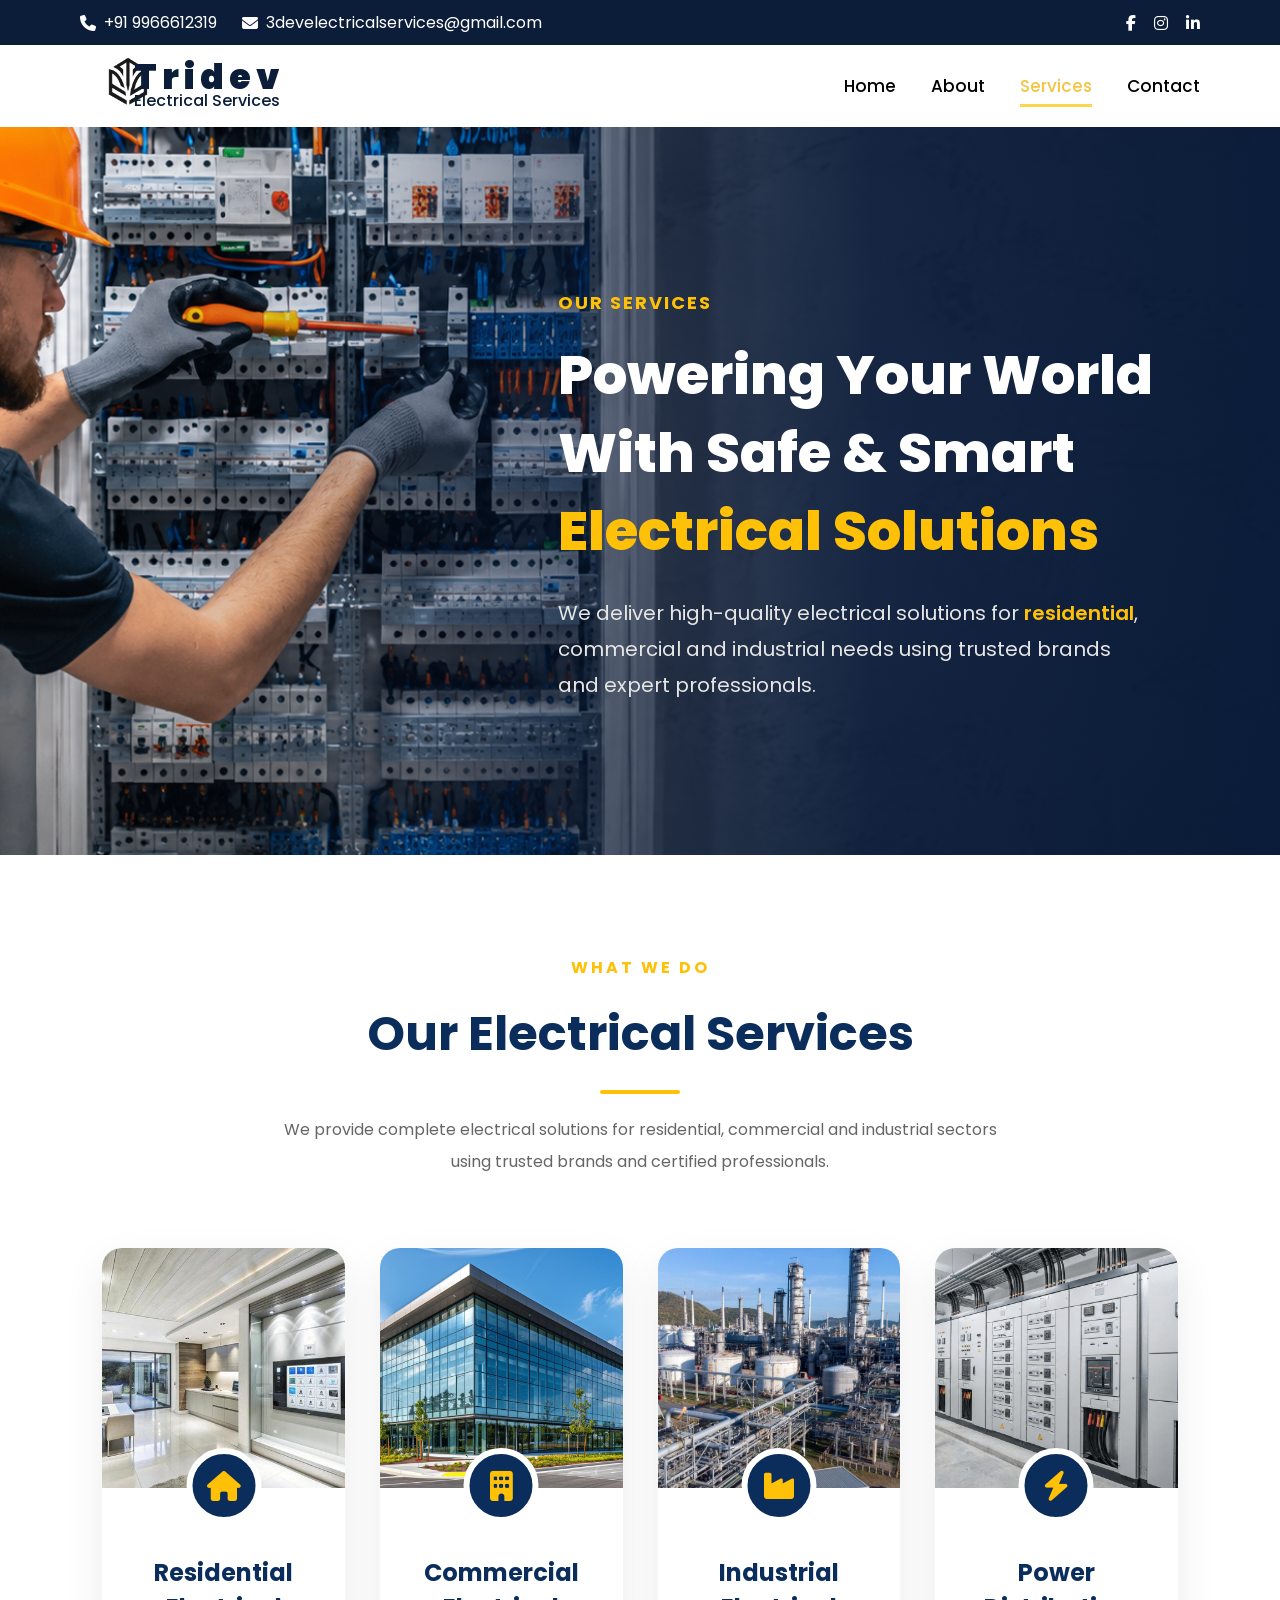
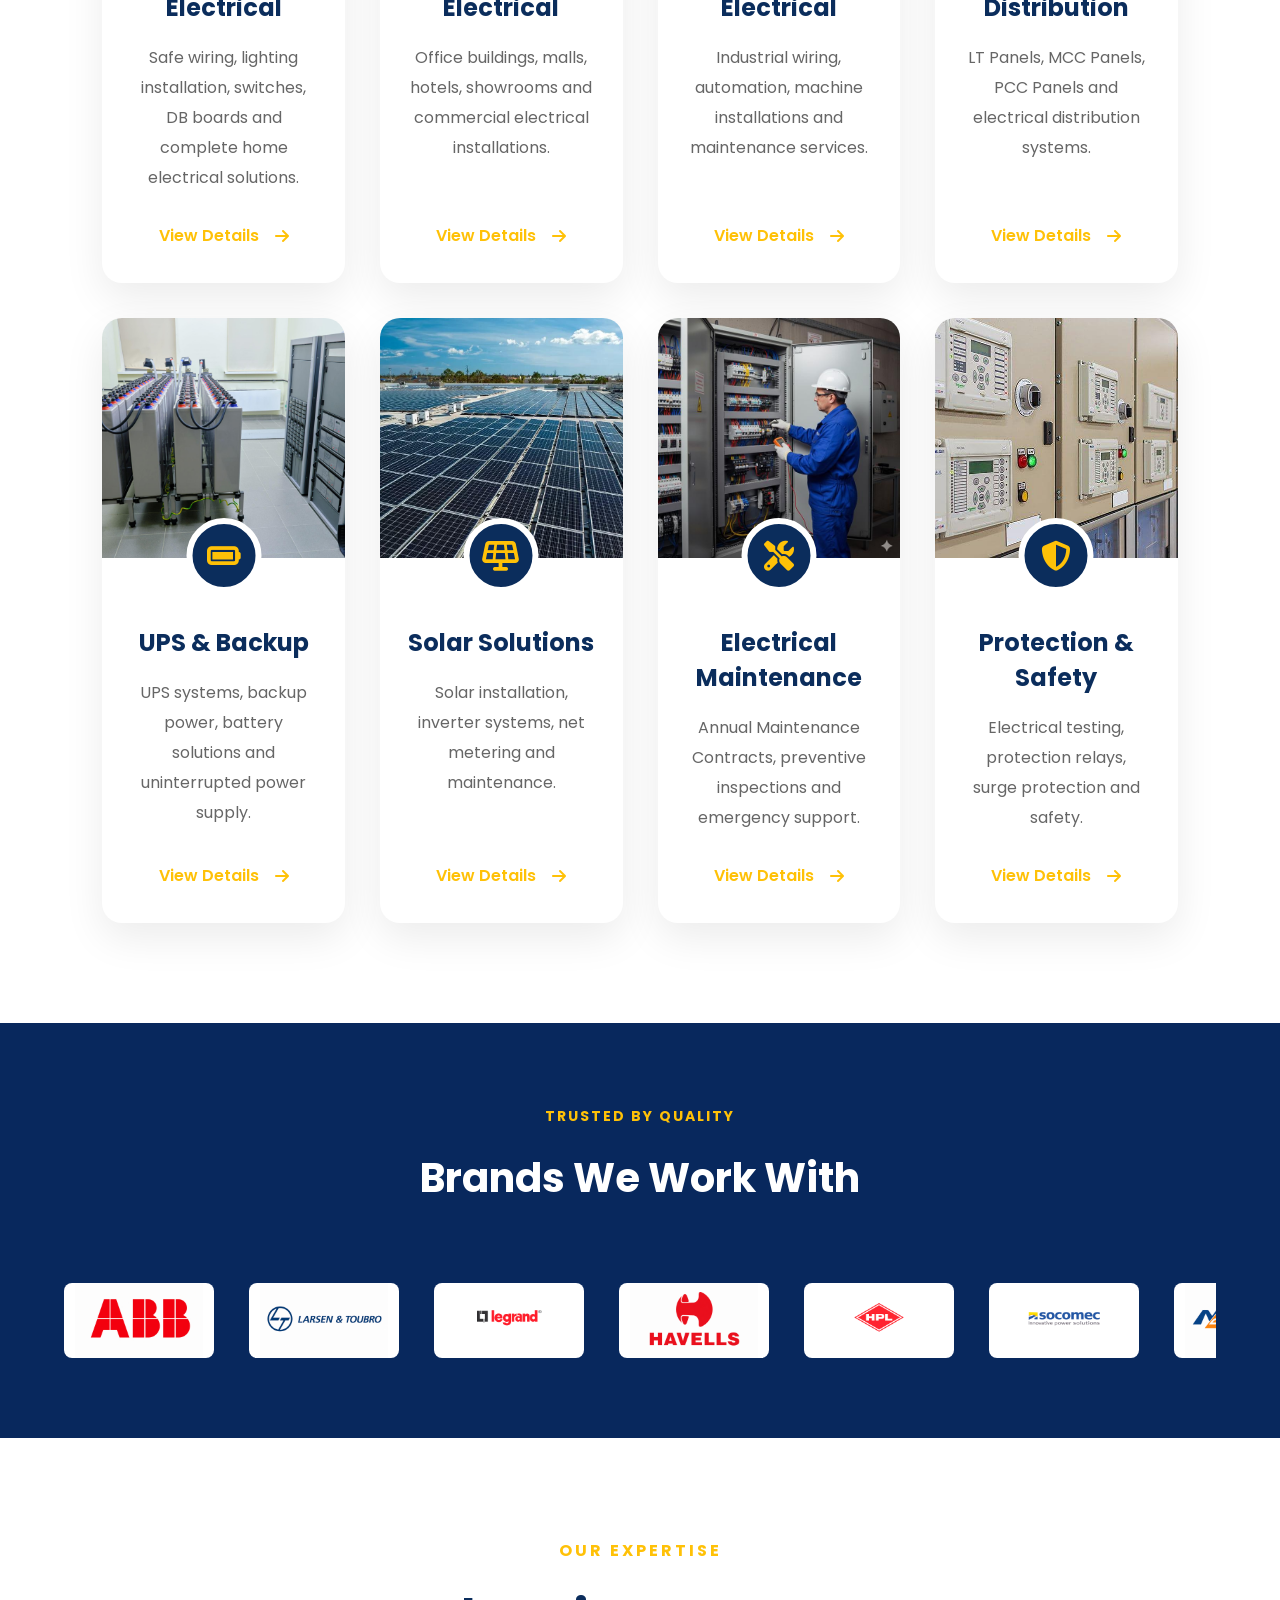
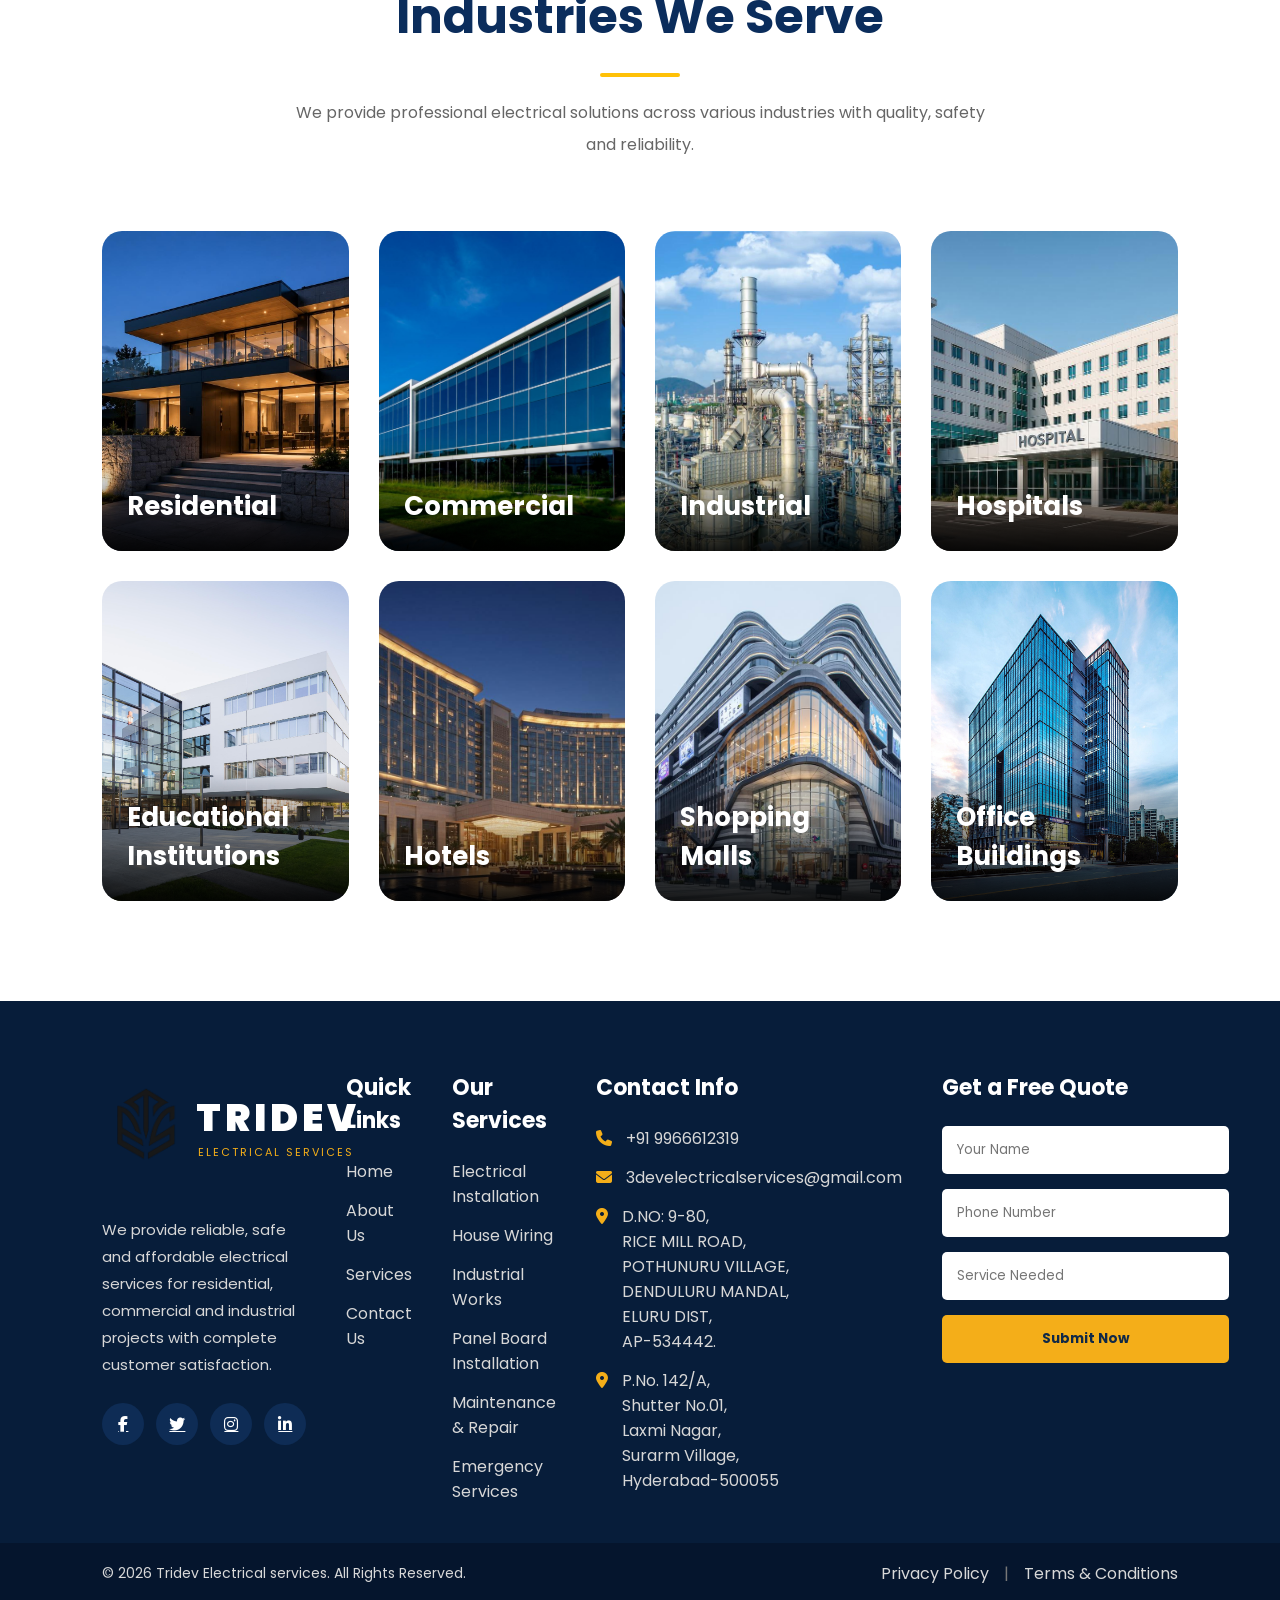
<file: htmls/services.html>
<!DOCTYPE html>
<html lang="en">

<head>

    <meta charset="UTF-8">

    <meta name="viewport"
          content="width=device-width, initial-scale=1.0">

    <title>Services | Tridev Electrical Services</title>

    <link rel="stylesheet" href="../css/services.css">

    <link rel="stylesheet"
          href="https://cdnjs.cloudflare.com/ajax/libs/font-awesome/6.5.2/css/all.min.css">

</head>

<body>

  <!-- ===========================
          TOP BAR
=========================== -->

 <div class="top-bar">

        <div class="top-left">
            <span><i class="fa-solid fa-phone"></i> +91 9966612319</span>
            <span><i class="fa-solid fa-envelope"></i> 3develectricalservices@gmail.com</span>
        </div>

        <div class="top-right">
            <i class="fab fa-facebook-f"></i>
            <i class="fab fa-instagram"></i>
            <i class="fab fa-linkedin-in"></i>
        </div>

    </div>

    <!-- ================= NAVBAR ================= -->

    <header>

        <div class="logo">

            <img src="../images/logo.png" alt="Logo">

            <h2>Tridev<br><span class="logo1">Electrical Services</span></h2>

        </div>

        <nav id="mobileNav">

            <ul>

                <li><a href="../index.html">Home</a></li>

            <li><a  href="../htmls/about.html">About</a></li>

            <li><a class="active" href="../htmls/services.html">Services</a></li>

            <li><a href="../htmls/contact.html">Contact</a></li>

            </ul>

        </nav>

         <button class="menu-button" id="menuButton" type="button">

        <span></span>
        <span></span>
        <span></span>

    </button>

    </header>


<!--==========================================
                HERO SECTION
===========================================-->

<section class="service-hero">

    <img src="../images/service-hero.png" class="hero-image" alt="Electrical Services">

    <div class="hero-overlay"></div>

    <div class="hero-content">

        <span class="hero-subtitle">
            Our Services
        </span>

        <h1>Powering Your World With Safe & Smart
            <span>Electrical Solutions</span>
        </h1>

        <p>
            We deliver high-quality electrical solutions for
            <strong>residential</strong>, commercial and industrial
            needs using trusted brands and expert professionals.
        </p>

    </div>

</section>


<!--==========================================
            OUR SERVICES
===========================================-->

<section class="services" id="services">

    <div class="service-heading">

        <span>WHAT WE DO</span>

        <h2>Our Electrical Services</h2>

        <div class="heading-line"></div>

        <p>
            We provide complete electrical solutions for residential,
            commercial and industrial sectors using trusted brands and
            certified professionals.
        </p>

    </div>

    <div class="service-container">

        <!-- Card 1 -->

        <div class="service-card">

            <div class="service-image">

                <img src="../images/residential.jpg">

            </div>

            <div class="service-content">

                
                <h3>Residential Electrical</h3>

                <p>

                    Safe wiring, lighting installation,
                    switches, DB boards and complete
                    home electrical solutions.

                </p>

                <a href="../htmls/residential.html">

                    View Details

                    <i class="fa-solid fa-arrow-right"></i>

                </a>

            </div>
            <div class="service-icon">

                    <i class="fa-solid fa-house"></i>

                </div>


        </div>

        <!-- Card 2 -->

        <div class="service-card">

            <div class="service-image">

                <img src="../images/commercial.jpg">

            </div>

            <div class="service-content">

                

                <h3>Commercial Electrical</h3>

                <p>

                    Office buildings, malls, hotels,
                    showrooms and commercial
                    electrical installations.

                </p>

                <a href="../htmls/commercial.html">

                    View Details

                    <i class="fa-solid fa-arrow-right"></i>

                </a>

            </div>

            <div class="service-icon">

                    <i class="fa-solid fa-building"></i>

                </div>

        </div>

        <!-- Card 3 -->

        <div class="service-card">

            <div class="service-image">

                <img src="../images/industrial.jpg">

            </div>

            <div class="service-content">

                

                <h3>Industrial Electrical</h3>

                <p>

                    Industrial wiring, automation,
                    machine installations and
                    maintenance services.

                </p>

                <a href="../htmls/industrial.html">

                    View Details

                    <i class="fa-solid fa-arrow-right"></i>

                </a>

            </div>

            <div class="service-icon">

                    <i class="fa-solid fa-industry"></i>

                </div>

        </div>

        <!-- Card 4 -->

        <div class="service-card">

            <div class="service-image">

                <img src="../images/panel.jpg">

            </div>

            <div class="service-content">

              

                <h3>Power Distribution</h3>

                <p>

                    LT Panels, MCC Panels,
                    PCC Panels and electrical
                    distribution systems.

                </p>

                <a href="../htmls/power.html">

                    View Details

                    <i class="fa-solid fa-arrow-right"></i>

                </a>

            </div>
              <div class="service-icon">

                    <i class="fa-solid fa-bolt"></i>

                </div>

        </div>

        <!-- Card 5 -->

        <div class="service-card">

            <div class="service-image">

                <img src="../images/ups.jpg">

            </div>

            <div class="service-content">

                

                <h3>UPS & Backup</h3>

                <p>

                    UPS systems, backup power,
                    battery solutions and
                    uninterrupted power supply.

                </p>

                <a href="../htmls/ups.html">

                    View Details

                    <i class="fa-solid fa-arrow-right"></i>

                </a>

            </div>

            <div class="service-icon">

                    <i class="fa-solid fa-battery-full"></i>

                </div>

        </div>

        <!-- Card 6 -->

        <div class="service-card">

            <div class="service-image">

                <img src="../images/solar.jpg">

            </div>

            <div class="service-content">

                

                <h3>Solar Solutions</h3>

                <p>

                    Solar installation,
                    inverter systems,
                    net metering and maintenance.

                </p>

                <a href="../htmls/solar.html">

                    View Details

                    <i class="fa-solid fa-arrow-right"></i>

                </a>

            </div>

            <div class="service-icon">

                    <i class="fa-solid fa-solar-panel"></i>

                </div>

        </div>

        <!-- Card 7 -->

        <div class="service-card">

            <div class="service-image">

                <img src="../images/amc.jpg">

            </div>

            <div class="service-content">

                

                <h3>Electrical Maintenance</h3>

                <p>

                    Annual Maintenance Contracts,
                    preventive inspections and
                    emergency support.

                </p>

                <a href="../htmls/maintenance.html">

                    View Details

                    <i class="fa-solid fa-arrow-right"></i>

                </a>

            </div>

            <div class="service-icon">

                    <i class="fa-solid fa-screwdriver-wrench"></i>

                </div>

        </div>

        <!-- Card 8 -->

        <div class="service-card">

            <div class="service-image">

                <img src="../images/safety.jpg">

            </div>

            <div class="service-content">

               

                <h3>Protection & Safety</h3>

                <p>

                    Electrical testing,
                    protection relays,
                    surge protection and safety.

                </p>

                <a href="../htmls/protection.html">

                    View Details

                    <i class="fa-solid fa-arrow-right"></i>

                </a>

            </div>

             <div class="service-icon">

                    <i class="fa-solid fa-shield-halved"></i>

                </div>

        </div>

    </div>

</section>


<!--==========================================
        TRUSTED BRANDS
===========================================-->




<section class="brands">

    <div class="brands-heading">
        <span>TRUSTED BY QUALITY</span>
        <h2>Brands We Work With</h2>
    </div>

    <div class="brand-slider">

        <div class="brand-track">

            <div class="brand-card"><img src="../images/ABB.png"></div>
            <div class="brand-card"><img src="../images/L&T.png"></div>
            <div class="brand-card"><img src="../images/legrand.png"></div>
            <div class="brand-card"><img src="../images/havells.png"></div>

            <div class="brand-card"><img src="../images/hpl.png"></div>
            <div class="brand-card"><img src="../images/socomec.png"></div>
            <div class="brand-card"><img src="../images/megawin.png"></div>
            <div class="brand-card"><img src="../images/c&s.png"></div>

            <div class="brand-card"><img src="../images/schneider.png"></div>
            <div class="brand-card"><img src="../images/siemens.png"></div>

            <!-- Duplicate for infinite loop -->

            <div class="brand-card"><img src="../images/ABB.png"></div>
            <div class="brand-card"><img src="../images/L&T.png"></div>
            <div class="brand-card"><img src="../images/legrand.png"></div>
            <div class="brand-card"><img src="../images/havells.png"></div>

            <div class="brand-card"><img src="../images/hpl.png"></div>
            <div class="brand-card"><img src="../images/socomec.png"></div>
            <div class="brand-card"><img src="../images/megawin.png"></div>
            <div class="brand-card"><img src="../images/c&s.png"></div>

            <div class="brand-card"><img src="../images/schneider.png"></div>
            <div class="brand-card"><img src="../images/siemens.png"></div>

        </div>

    </div>

</section>


<!--==========================================
        INDUSTRIES WE SERVE
===========================================-->

<section class="industries">

    <div class="service-heading">

        <span>OUR EXPERTISE</span>

        <h2>Industries We Serve</h2>

        <div class="heading-line"></div>

        <p>

            We provide professional electrical solutions
            across various industries with quality,
            safety and reliability.

        </p>

    </div>

    <div class="industry-container">

        <div class="industry-card">

            <img src="../images/industry1.jpg">

            <div class="industry-overlay">

                <h3>Residential</h3>

            </div>

        </div>

        <div class="industry-card">

            <img src="../images/industry2.jpg">

            <div class="industry-overlay">

                <h3>Commercial</h3>

            </div>

        </div>

        <div class="industry-card">

            <img src="../images/industry3.jpg">

            <div class="industry-overlay">

                <h3>Industrial</h3>

            </div>

        </div>

        <div class="industry-card">

            <img src="../images/industry4.jpg">

            <div class="industry-overlay">

                <h3>Hospitals</h3>

            </div>

        </div>

        <div class="industry-card">

            <img src="../images/industry5.jpg">

            <div class="industry-overlay">

                <h3>Educational Institutions</h3>

            </div>

        </div>

        <div class="industry-card">

            <img src="../images/industry6.jpg">

            <div class="industry-overlay">

                <h3>Hotels</h3>

            </div>

        </div>

        <div class="industry-card">

            <img src="../images/industry7.jpg">

            <div class="industry-overlay">

                <h3>Shopping Malls</h3>

            </div>

        </div>

        <div class="industry-card">

            <img src="../images/industry8.jpg">

            <div class="industry-overlay">

                <h3>Office Buildings</h3>

            </div>

        </div>

    </div>

</section>

<!-- =====================================
            MAIN FOOTER
===================================== -->

<footer class="main-footer">

    <div class="footer-container">

        <!-- Company Info -->

        <div class="footer-column">

           <div class="footer-brand">

    <img src="../images/logo.png" alt="TRIDEVI Logo">

    <div class="brand-text">

        <h2>TRIDEV</h2>

        <p>Electrical Services</p>

    </div>

</div>

            <p>
                We provide reliable, safe and affordable electrical
                services for residential, commercial and industrial
                projects with complete customer satisfaction.
            </p>

            <div class="footer-social">

                <a href="#"><i class="fa-brands fa-facebook-f"></i></a>

                <a href="#"><i class="fa-brands fa-twitter"></i></a>

                <a href="#"><i class="fa-brands fa-instagram"></i></a>

                <a href="#"><i class="fa-brands fa-linkedin-in"></i></a>

            </div>

        </div>


        <!-- Quick Links -->

        <div class="footer-column">

            <h3>Quick Links</h3>

            <ul>

                <li><a href="../index.html">Home</a></li>

                <li><a href="../htmls/about.html">About Us</a></li>

                <li><a href="../htmls/services.html">Services</a></li>

                <li><a href="../htmls/contact.html">Contact Us</a></li>

            </ul>

        </div>


        <!-- Services -->

        <div class="footer-column">

            <h3>Our Services</h3>

            <ul>

                <li><a href="#">Electrical Installation</a></li>

                <li><a href="#">House Wiring</a></li>

                <li><a href="#">Industrial Works</a></li>

                <li><a href="#">Panel Board Installation</a></li>

                <li><a href="#">Maintenance & Repair</a></li>

                <li><a href="#">Emergency Services</a></li>

            </ul>

        </div>


        <!-- Contact -->

        <div class="footer-column">

            <h3>Contact Info</h3>

            <ul class="contact-list">

                <li>

                    <i class="fa-solid fa-phone"></i>

                    +91 9966612319

                </li>

                <li>

                    <i class="fa-solid fa-envelope"></i>

                    3develectricalservices@gmail.com

                </li>

                <li>

                    <i class="fa-solid fa-location-dot"></i>

                    D.NO: 9-80, <br>
                    RICE MILL ROAD,<br>
                     POTHUNURU VILLAGE,<br>
                      DENDULURU MANDAL,<br>
                      ELURU DIST,<br>
                      AP-534442.

                </li>

                <li>

                    <i class="fa-solid fa-location-dot"></i>
                        P.No. 142/A,<br>
                        Shutter No.01,<br>
                        Laxmi Nagar,<br>
                        Surarm Village,<br>
                        Hyderabad-500055

                </li>

            </ul>

        </div>


        <!-- Quote Form -->

        <div class="footer-column">

            <h3>Get a Free Quote</h3>

            <form class="footer-form">

                <input
                type="text"
                placeholder="Your Name">

                <input
                type="tel"
                placeholder="Phone Number">

                <input
                type="text"
                placeholder="Service Needed">

                <button>

                    Submit Now

                </button>

            </form>

        </div>

    </div>

</footer>

<!-- ==========================
        FOOTER BOTTOM
========================== -->

<section class="footer-bottom">

    <div class="footer-bottom-container">

        <div class="copyright">

            © 2026 Tridev Electrical services. All Rights Reserved.

        </div>

        <div class="footer-policy">

            <a href="#">Privacy Policy</a>

            <span>|</span>

            <a href="#">Terms & Conditions</a>

        </div>

    </div>

</section>

<script src="../js/services.js"></script>

</body>

</html>
</file>
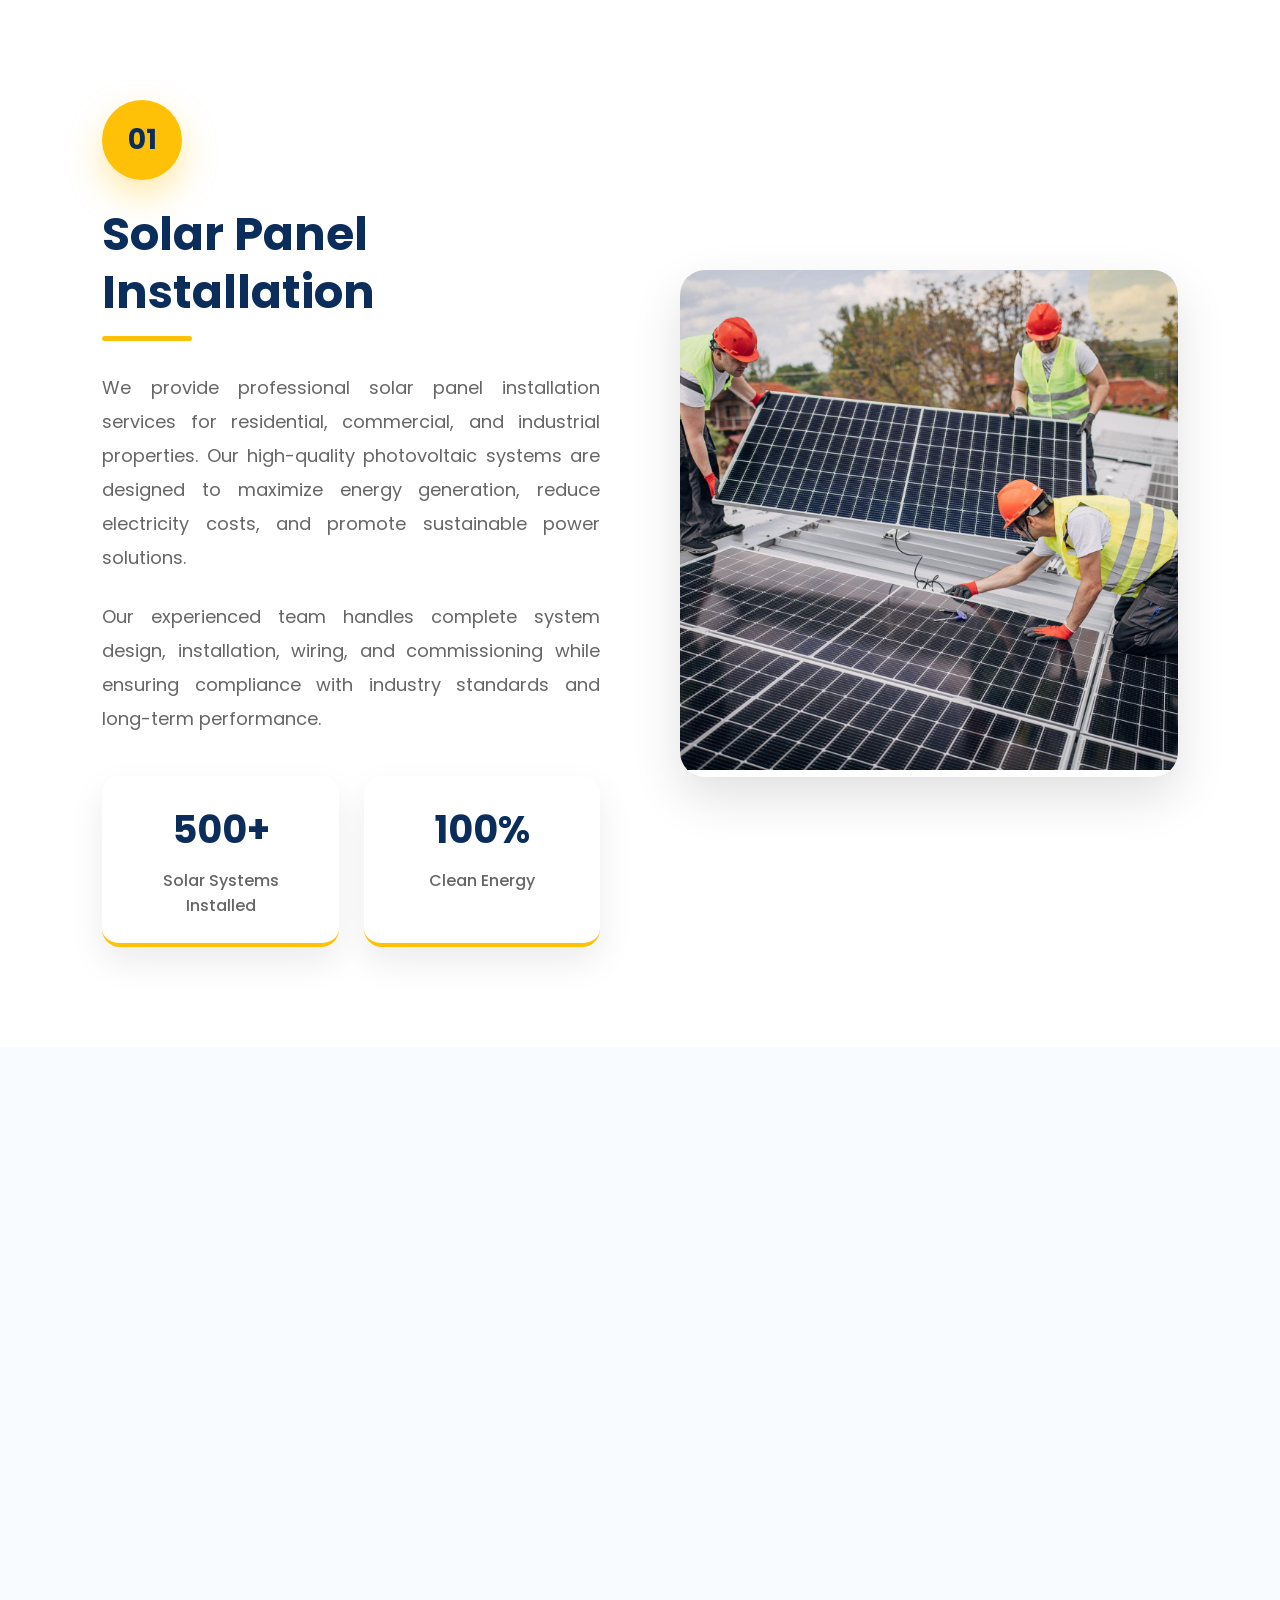
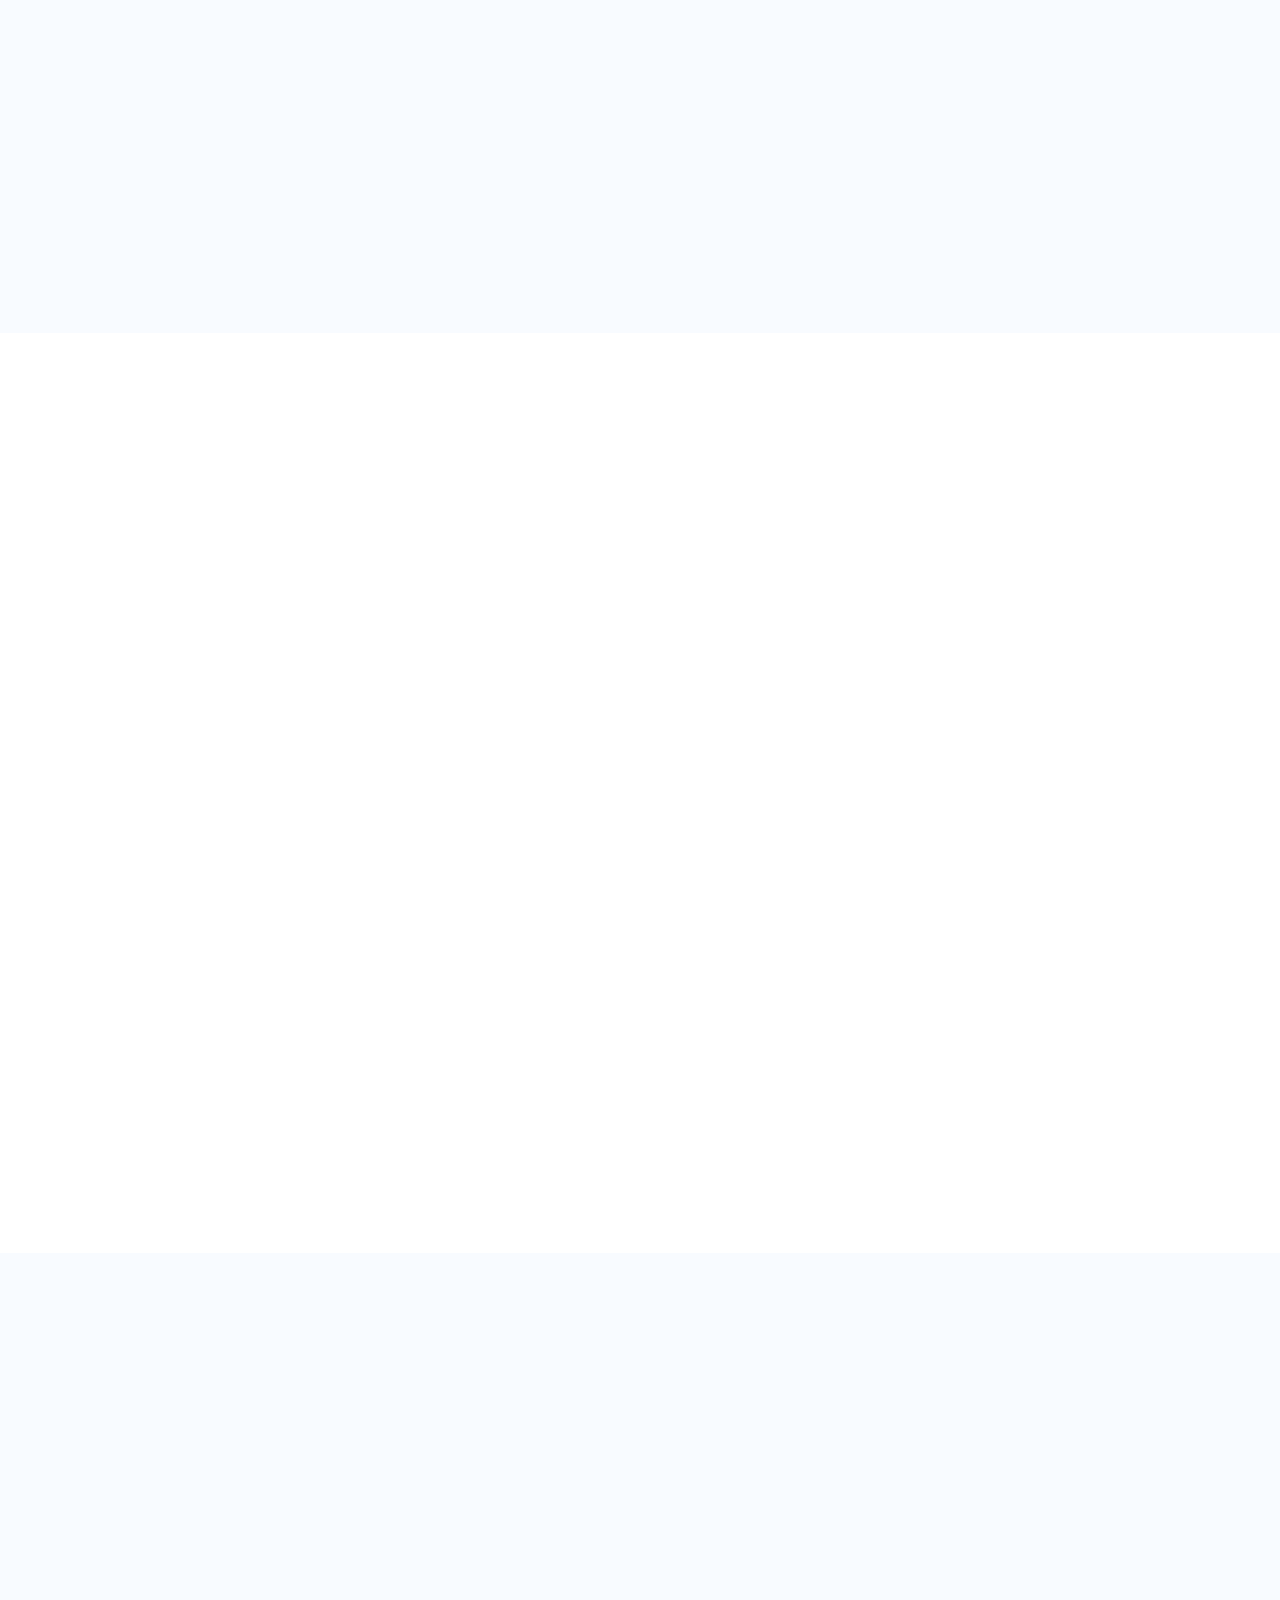
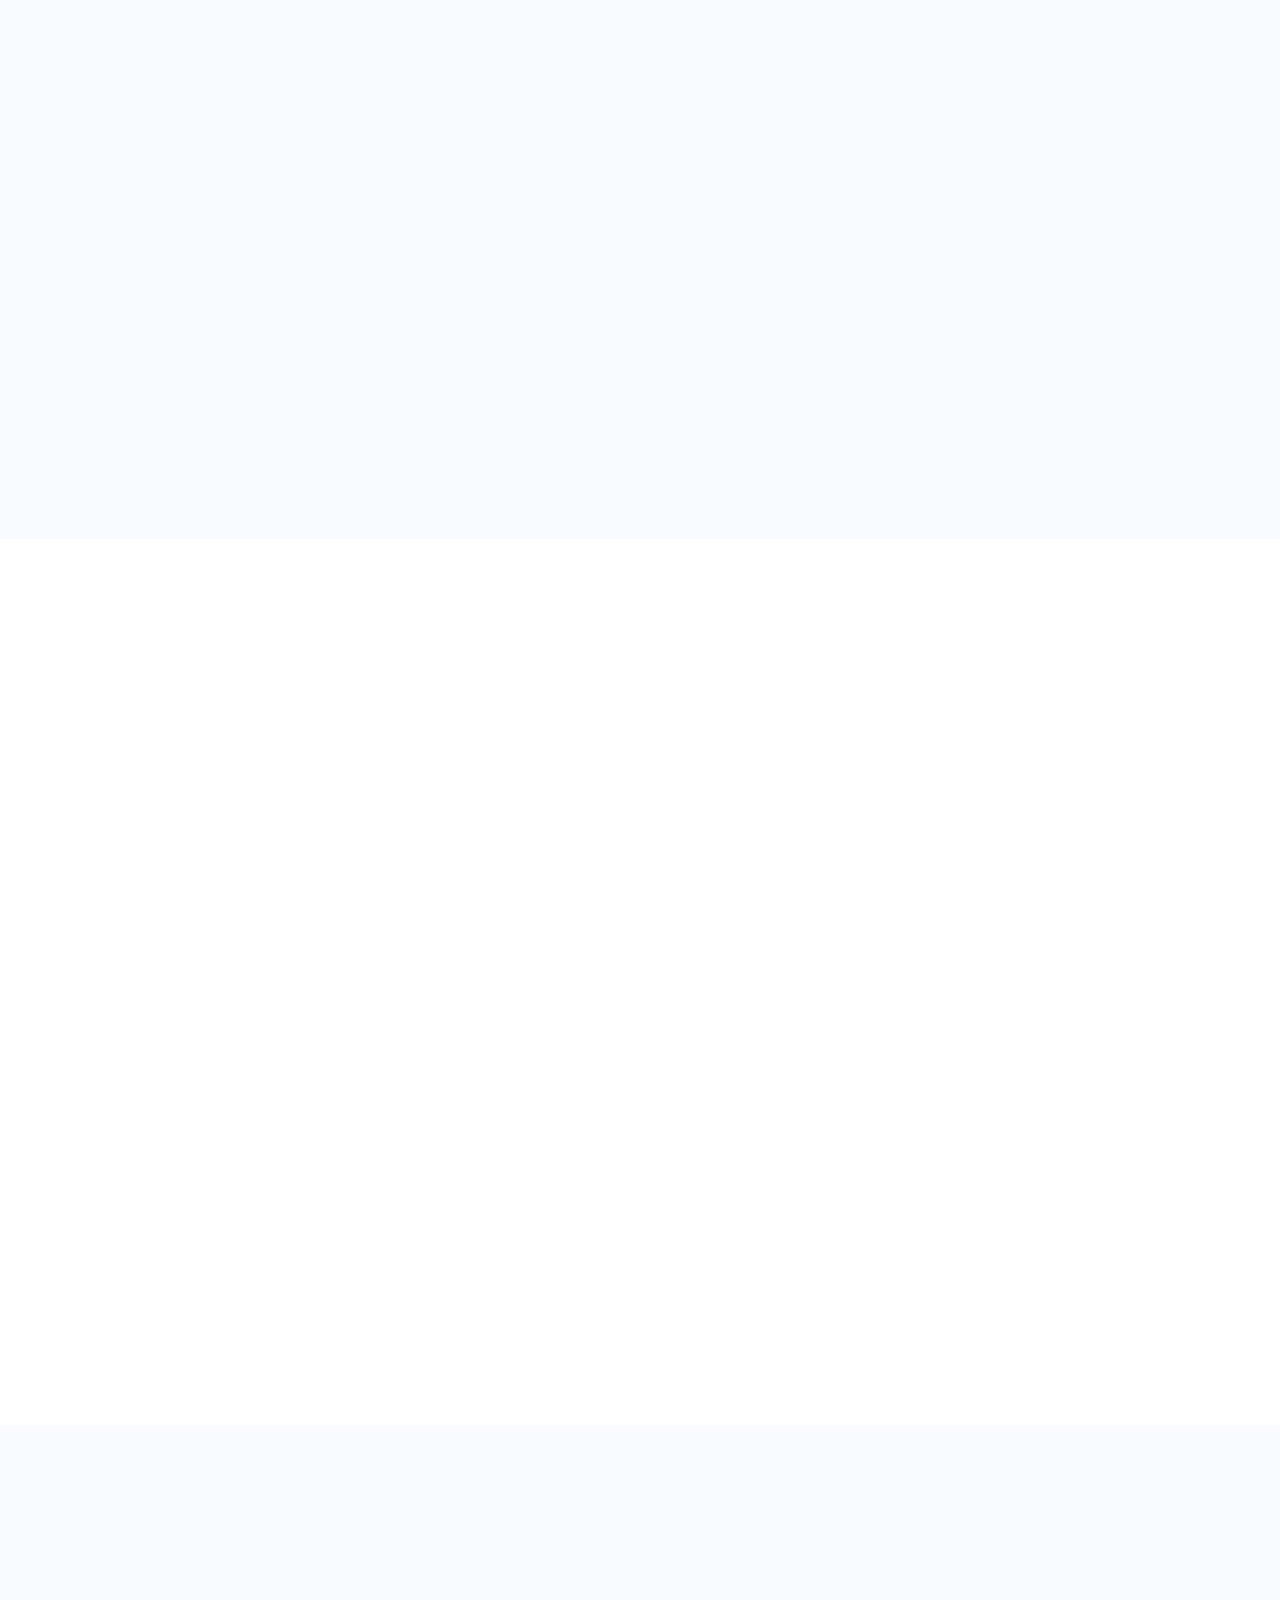
<file: htmls/solar.html>
<!DOCTYPE html>
<html lang="en">

<head>

    <meta charset="UTF-8">
    <meta name="viewport" content="width=device-width, initial-scale=1.0">

    <title>Solar Solutions</title>

    <link rel="stylesheet" href="../css/solar.css">

    <link rel="stylesheet"
        href="https://cdnjs.cloudflare.com/ajax/libs/font-awesome/6.5.2/css/all.min.css">

    <link rel="stylesheet"
        href="https://unpkg.com/aos@2.3.4/dist/aos.css">

</head>

<body>

<!--=========================================
        SOLAR PANEL INSTALLATION
==========================================-->

<section class="service-section">

    <div class="service-content" data-aos="fade-right">

        <span class="service-number">01</span>

        <h2>Solar Panel Installation</h2>

        <div class="line"></div>

        <p>

            We provide professional solar panel installation services for
            residential, commercial, and industrial properties. Our high-quality
            photovoltaic systems are designed to maximize energy generation,
            reduce electricity costs, and promote sustainable power solutions.

        </p>

        <p>

            Our experienced team handles complete system design, installation,
            wiring, and commissioning while ensuring compliance with industry
            standards and long-term performance.

        </p>

        <div class="service-bottom">

            <div class="experience">

                <h3>500+</h3>

                <span>Solar Systems Installed</span>

            </div>

            <div class="experience">

                <h3>100%</h3>

                <span>Clean Energy</span>

            </div>

        </div>

    </div>

    <div class="service-image" data-aos="zoom-in-left">

        <img src="../images/solar-installation.jpg"
            alt="Solar Panel Installation">

    </div>

</section>

<!--=========================================
        SOLAR INVERTER SYSTEMS
==========================================-->

<section class="service-section">

    <div class="service-image" data-aos="fade-right">

        <img src="../images/solar-inverter.jpg"
            alt="Solar Inverter">

    </div>

    <div class="service-content" data-aos="fade-left">

        <span class="service-number">02</span>

        <h2>Solar Inverter Systems</h2>

        <div class="line"></div>

        <p>

            We supply and install advanced solar inverter systems that convert
            solar energy into usable electricity with maximum efficiency and
            stable power output.

        </p>

        <p>

            Our inverter solutions include string inverters, hybrid inverters,
            and on-grid/off-grid systems suitable for every application.

        </p>

        <div class="service-bottom">

            <div class="experience">

                <h3>350+</h3>

                <span>Inverters Installed</span>

            </div>

            <div class="experience">

                <h3>98%</h3>

                <span>Conversion Efficiency</span>

            </div>

        </div>

    </div>

</section>

<!--=========================================
        NET METERING
==========================================-->

<section class="service-section">

    <div class="service-content" data-aos="zoom-in-right">

        <span class="service-number">03</span>

        <h2>Net Metering Solutions</h2>

        <div class="line"></div>

        <p>

            Our net metering solutions allow customers to export excess solar
            energy to the electricity grid and receive credits on their power
            bills, maximizing the return on investment.

        </p>

        <p>

            We manage complete documentation, meter installation, utility
            approvals, and seamless grid integration.

        </p>

        <div class="service-bottom">

            <div class="experience">

                <h3>250+</h3>

                <span>Net Metering Projects</span>

            </div>

            <div class="experience">

                <h3>100%</h3>

                <span>Grid Compliance</span>

            </div>

        </div>

    </div>

    <div class="service-image" data-aos="flip-left">

        <img src="../images/net-metering.jpg"
            alt="Net Metering">

    </div>

</section>

<!--=========================================
        SOLAR BATTERY STORAGE
==========================================-->

<section class="service-section">

    <div class="service-image" data-aos="zoom-in">

        <img src="../images/solar-battery.jpg"
            alt="Solar Battery Storage">

    </div>

    <div class="service-content" data-aos="fade-up">

        <span class="service-number">04</span>

        <h2>Solar Battery Storage</h2>

        <div class="line"></div>

        <p>

            Store excess solar energy for use during the night or power
            outages with our advanced battery storage systems.

        </p>

        <p>

            We install lithium-ion and high-capacity battery banks that
            improve energy independence and provide reliable backup power.

        </p>

        <div class="service-bottom">

            <div class="experience">

                <h3>200+</h3>

                <span>Battery Systems</span>

            </div>

            <div class="experience">

                <h3>24/7</h3>

                <span>Power Backup</span>

            </div>

        </div>

    </div>

</section>

<!--=========================================
        SOLAR MONITORING
==========================================-->

<section class="service-section">

    <div class="service-content" data-aos="fade-down">

        <span class="service-number">05</span>

        <h2>Solar Monitoring & Performance</h2>

        <div class="line"></div>

        <p>

            Monitor your solar power generation in real time using intelligent
            monitoring systems that track energy production, system health,
            and overall performance.

        </p>

        <p>

            Our monitoring solutions help identify faults quickly, improve
            efficiency, and ensure your solar investment delivers maximum
            output throughout the year.

        </p>

        <div class="service-bottom">

            <div class="experience">

                <h3>24/7</h3>

                <span>Live Monitoring</span>

            </div>

            <div class="experience">

                <h3>99%</h3>

                <span>Performance Tracking</span>

            </div>

        </div>

    </div>

    <div class="service-image" data-aos="zoom-in-right">

        <img src="../images/solar-monitoring.jpg"
            alt="Solar Monitoring">

    </div>

</section>

<!--=========================================
        SOLAR MAINTENANCE
==========================================-->

<section class="service-section">

    <div class="service-image" data-aos="flip-right">

        <img src="../images/solar-maintenance.jpg"
            alt="Solar Maintenance">

    </div>

    <div class="service-content" data-aos="fade-left">

        <span class="service-number">06</span>

        <h2>Solar Maintenance & Cleaning</h2>

        <div class="line"></div>

        <p>

            We provide complete solar maintenance services including panel
            cleaning, inverter inspection, wiring checks, performance testing,
            and preventive maintenance to ensure long-term efficiency.

        </p>

        <p>

            Regular maintenance increases energy production, extends system
            lifespan, and keeps your solar installation operating at peak
            performance throughout the year.

        </p>

        <div class="service-bottom">

            <div class="experience">

                <h3>24/7</h3>

                <span>Maintenance Support</span>

            </div>

            <div class="experience">

                <h3>100%</h3>

                <span>Customer Satisfaction</span>

            </div>

        </div>

    </div>

</section>

<script src="https://unpkg.com/aos@2.3.4/dist/aos.js"></script>

<script>

AOS.init({

    duration:1200,
    once:false,
    mirror:true,
    offset:0

});

</script>

</body>

</html>
</file>
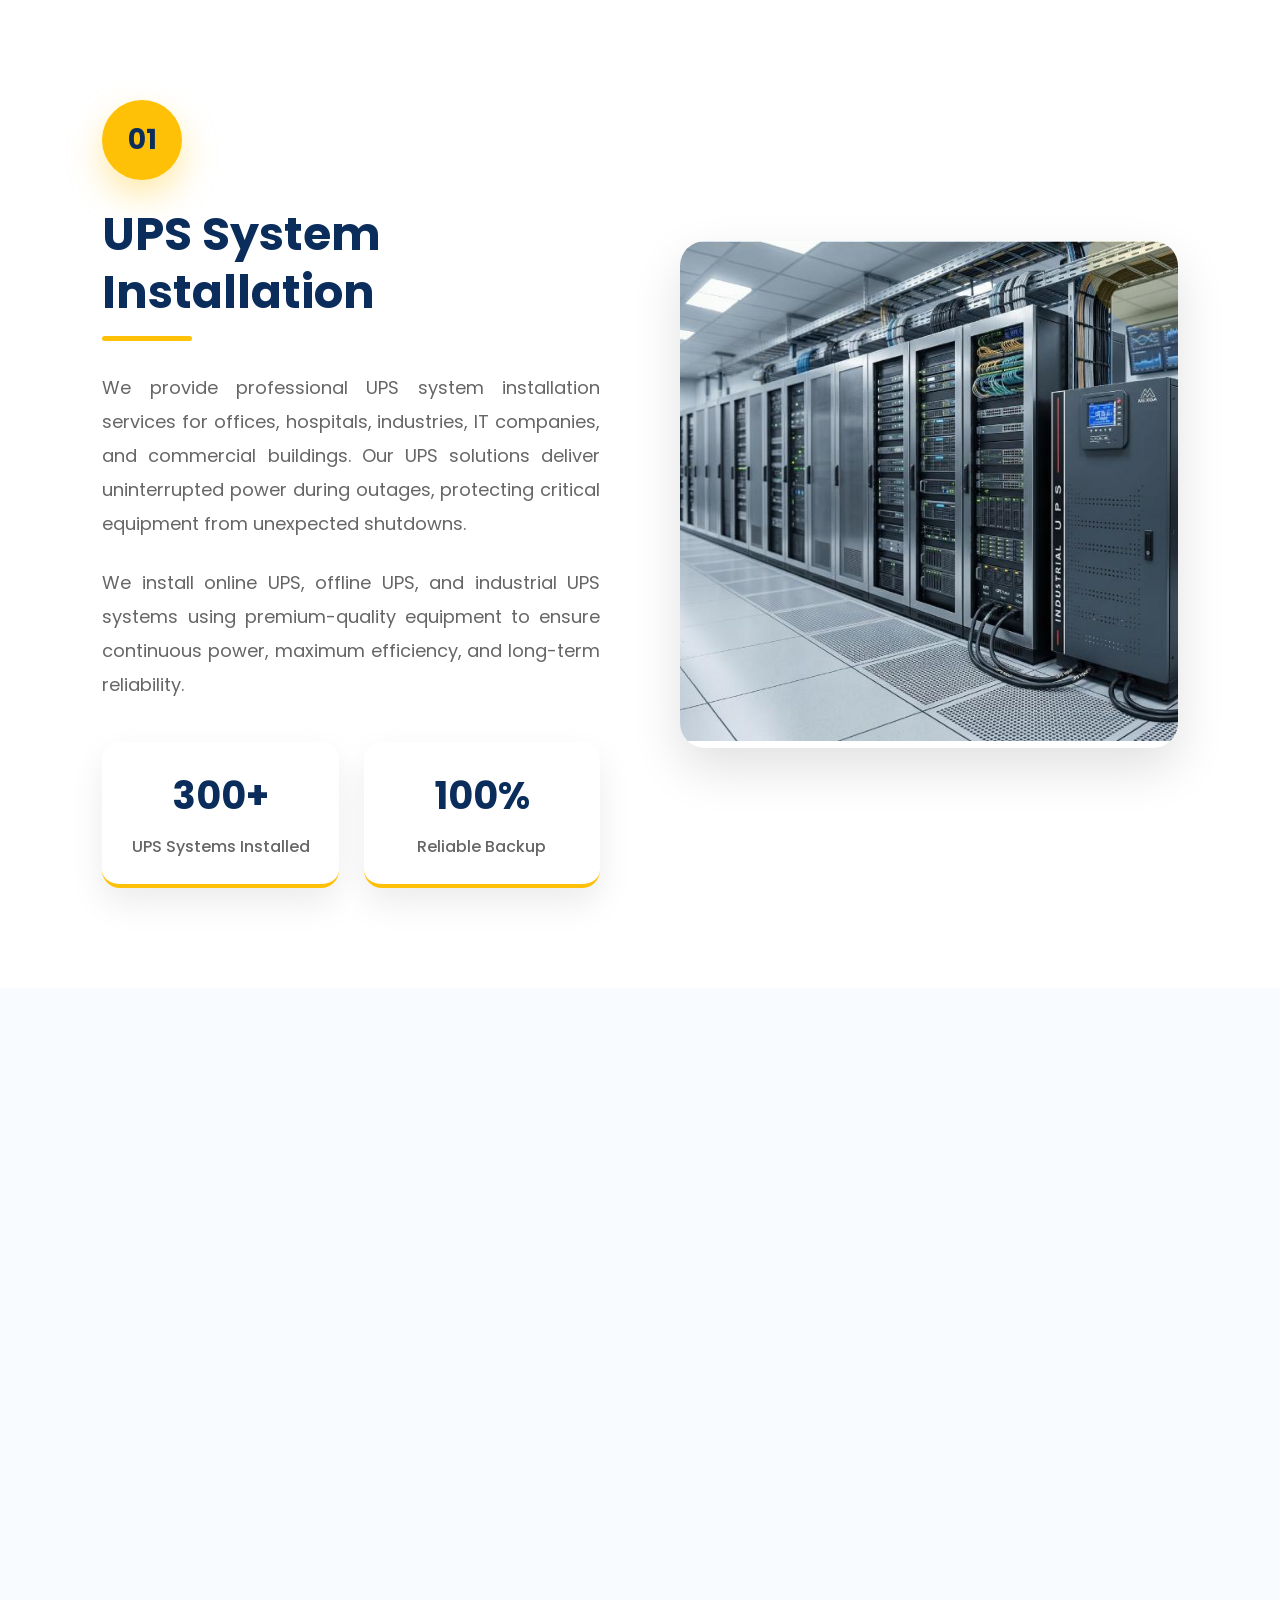
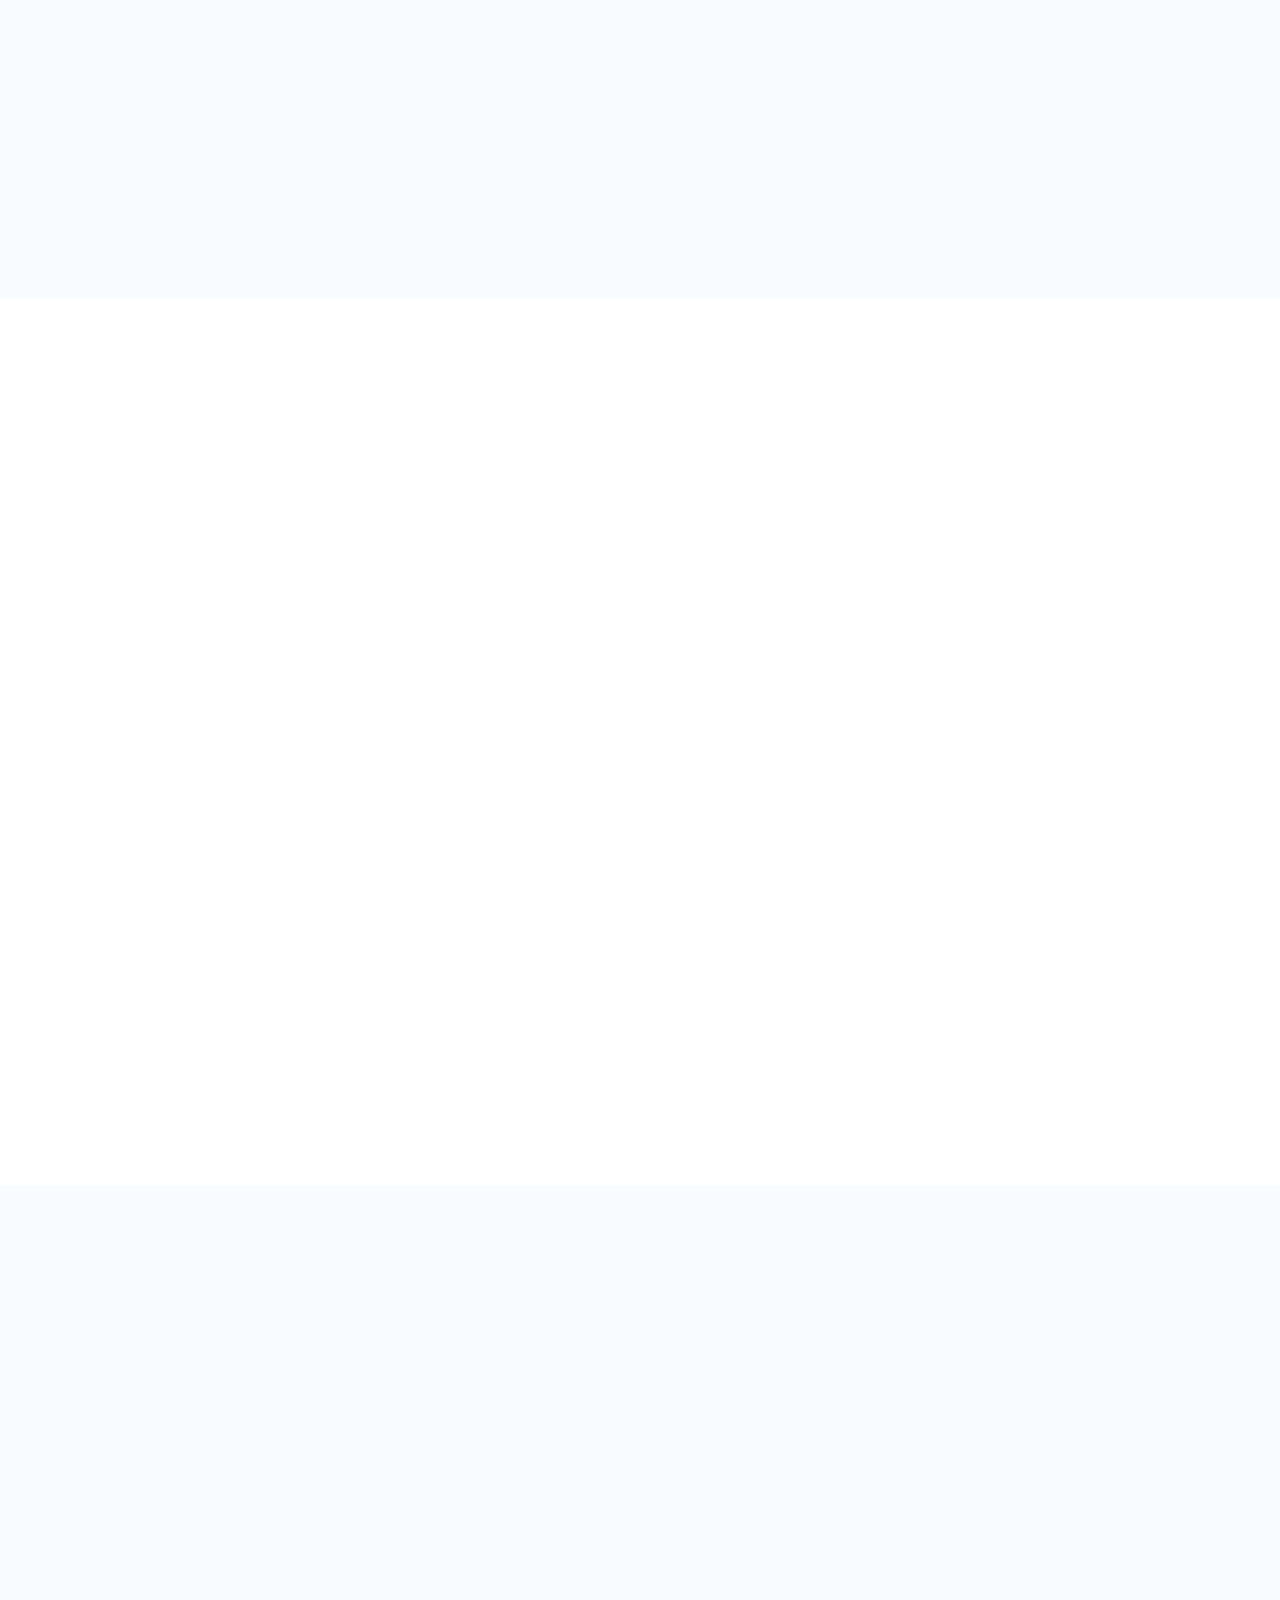
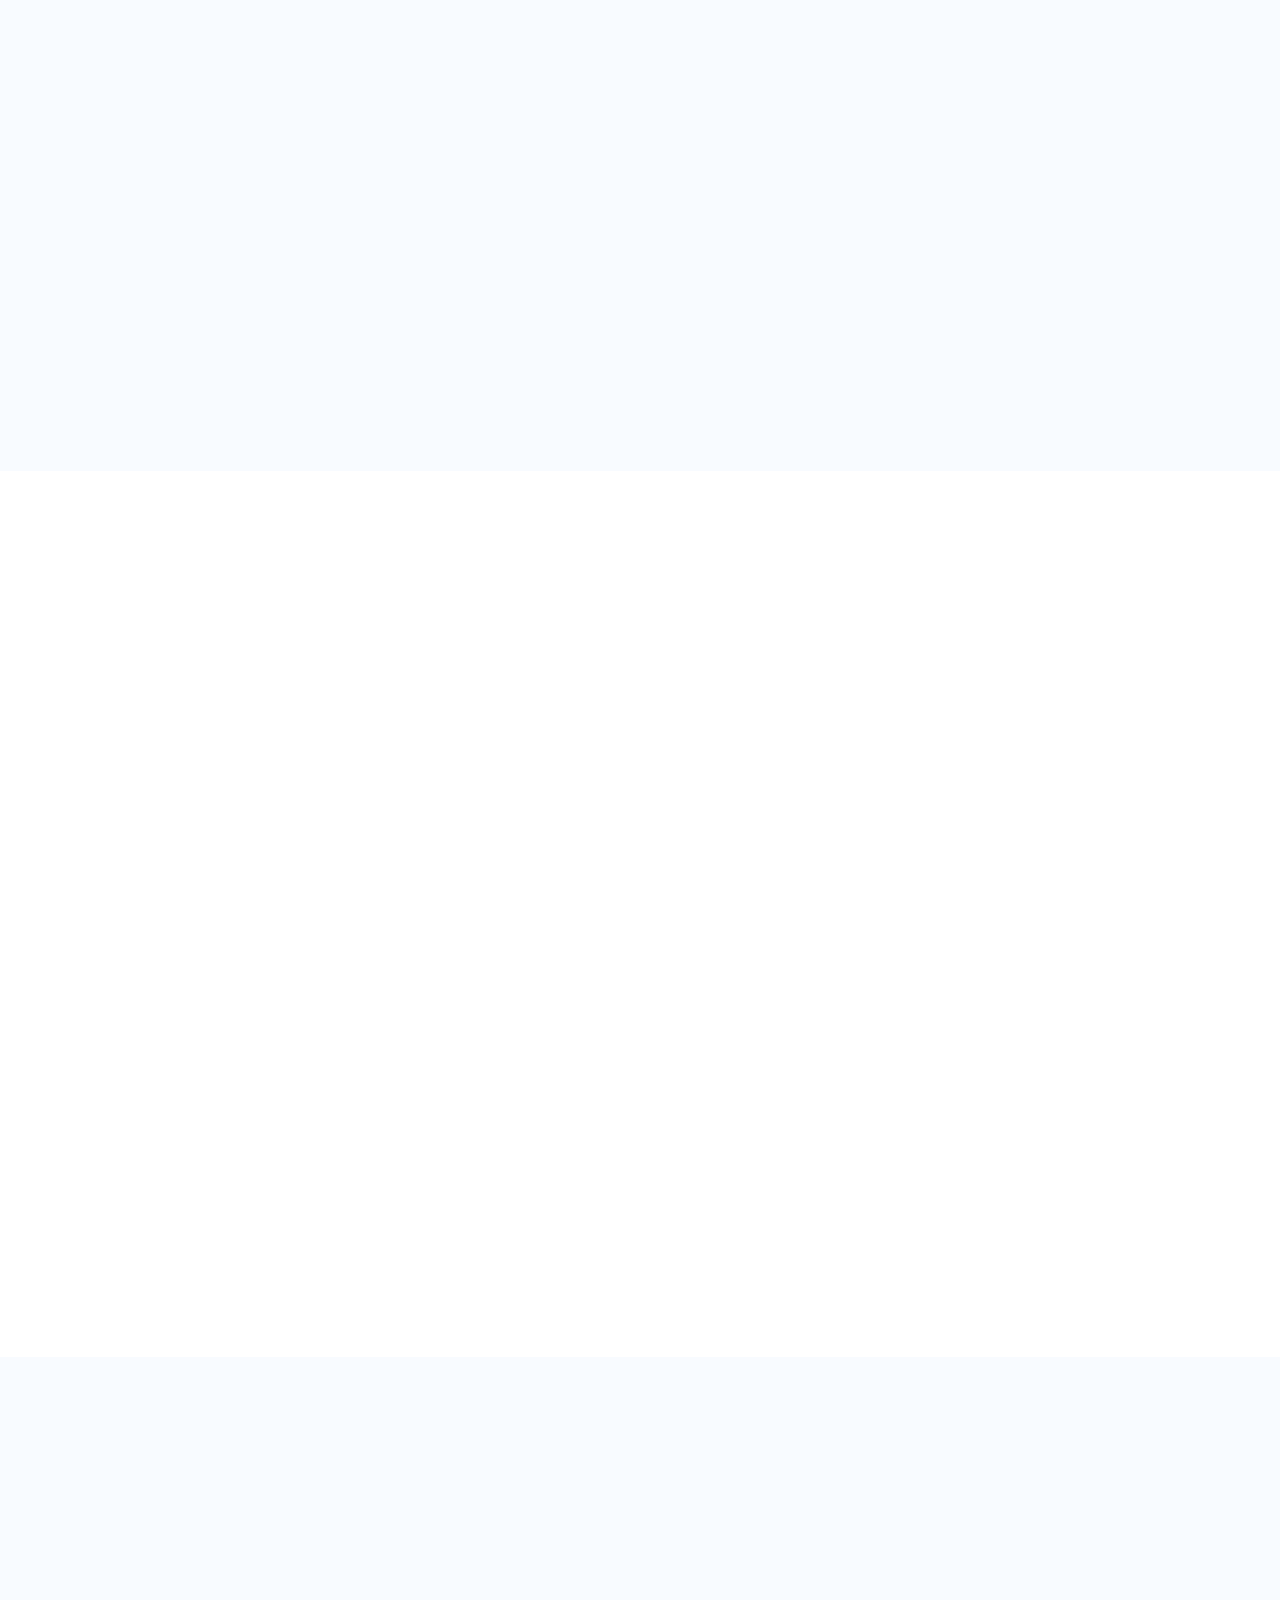
<file: htmls/ups.html>
<!DOCTYPE html>
<html lang="en">

<head>

    <meta charset="UTF-8">
    <meta name="viewport" content="width=device-width, initial-scale=1.0">

    <title>UPS & Backup Solutions</title>

    <link rel="stylesheet" href="../css/ups.css">

    <link rel="stylesheet"
        href="https://cdnjs.cloudflare.com/ajax/libs/font-awesome/6.5.2/css/all.min.css">

    <link rel="stylesheet"
        href="https://unpkg.com/aos@2.3.4/dist/aos.css">

</head>

<body>

<!--=========================================
        UPS SYSTEM INSTALLATION
==========================================-->

<section class="service-section">

    <div class="service-content" data-aos="fade-right">

        <span class="service-number">01</span>

        <h2>UPS System Installation</h2>

        <div class="line"></div>

        <p>

            We provide professional UPS system installation services for
            offices, hospitals, industries, IT companies, and commercial
            buildings. Our UPS solutions deliver uninterrupted power during
            outages, protecting critical equipment from unexpected shutdowns.

        </p>

        <p>

            We install online UPS, offline UPS, and industrial UPS systems
            using premium-quality equipment to ensure continuous power,
            maximum efficiency, and long-term reliability.

        </p>

        <div class="service-bottom">

            <div class="experience">

                <h3>300+</h3>

                <span>UPS Systems Installed</span>

            </div>

            <div class="experience">

                <h3>100%</h3>

                <span>Reliable Backup</span>

            </div>

        </div>

    </div>

    <div class="service-image" data-aos="zoom-in-left">

        <img src="../images/ups-system.jpg"
            alt="UPS System Installation">

    </div>

</section>

<!--=========================================
        BATTERY BACKUP SOLUTIONS
==========================================-->

<section class="service-section">

    <div class="service-image" data-aos="fade-right">

        <img src="../images/battery-backup.jpg"
            alt="Battery Backup">

    </div>

    <div class="service-content" data-aos="fade-left">

        <span class="service-number">02</span>

        <h2>Battery Backup Solutions</h2>

        <div class="line"></div>

        <p>

            Our battery backup systems ensure uninterrupted operation during
            power failures by supplying clean and stable power to essential
            electrical equipment.

        </p>

        <p>

            We supply and install high-performance battery banks designed for
            industrial, commercial, and critical infrastructure applications.

        </p>

        <div class="service-bottom">

            <div class="experience">

                <h3>500+</h3>

                <span>Battery Banks Installed</span>

            </div>

            <div class="experience">

                <h3>99%</h3>

                <span>Power Reliability</span>

            </div>

        </div>

    </div>

</section>

<!--=========================================
        GENERATOR BACKUP SYSTEMS
==========================================-->

<section class="service-section">

    <div class="service-content" data-aos="zoom-in-right">

        <span class="service-number">03</span>

        <h2>Generator Backup Systems</h2>

        <div class="line"></div>

        <p>

            We install generator backup systems that provide continuous power
            during extended power outages for factories, offices, hospitals,
            and commercial facilities.

        </p>

        <p>

            Our backup generators are integrated with electrical systems to
            deliver seamless operation and dependable emergency power whenever
            required.

        </p>

        <div class="service-bottom">

            <div class="experience">

                <h3>200+</h3>

                <span>Generators Installed</span>

            </div>

            <div class="experience">

                <h3>24/7</h3>

                <span>Emergency Backup</span>

            </div>

        </div>

    </div>

    <div class="service-image" data-aos="flip-left">

        <img src="../images/generator-backup.jpg"
            alt="Generator Backup">

    </div>

</section>

<!--=========================================
        ATS PANEL INSTALLATION
==========================================-->

<section class="service-section">

    <div class="service-image" data-aos="zoom-in">

        <img src="../images/ats-panel.jpg"
            alt="ATS Panel">

    </div>

    <div class="service-content" data-aos="fade-up">

        <span class="service-number">04</span>

        <h2>Automatic Transfer Switch (ATS)</h2>

        <div class="line"></div>

        <p>

            Our Automatic Transfer Switch (ATS) systems automatically switch
            between the main power supply and backup generator during power
            interruptions.

        </p>

        <p>

            ATS panels minimize downtime and ensure uninterrupted electrical
            supply for critical industrial and commercial operations.

        </p>

        <div class="service-bottom">

            <div class="experience">

                <h3>150+</h3>

                <span>ATS Panels Installed</span>

            </div>

            <div class="experience">

                <h3>100%</h3>

                <span>Automatic Switching</span>

            </div>

        </div>

    </div>

</section>

<!--=========================================
        INVERTER POWER SOLUTIONS
==========================================-->

<section class="service-section">

    <div class="service-content" data-aos="fade-down">

        <span class="service-number">05</span>

        <h2>Inverter Power Solutions</h2>

        <div class="line"></div>

        <p>

            We provide advanced inverter systems for residential,
            commercial, and industrial applications to ensure continuous
            and efficient power supply.

        </p>

        <p>

            Our energy-efficient inverter solutions reduce power interruptions
            while protecting valuable electrical equipment from voltage
            fluctuations.

        </p>

        <div class="service-bottom">

            <div class="experience">

                <h3>400+</h3>

                <span>Inverters Installed</span>

            </div>

            <div class="experience">

                <h3>98%</h3>

                <span>Energy Efficiency</span>

            </div>

        </div>

    </div>

    <div class="service-image" data-aos="zoom-in-right">

        <img src="../images/inverter-system.jpg"
            alt="Inverter Power Solutions">

    </div>

</section>

<!--=========================================
        UPS MAINTENANCE
==========================================-->

<section class="service-section">

    <div class="service-image" data-aos="flip-right">

        <img src="../images/ups-maintenance.jpg"
            alt="UPS Maintenance">

    </div>

    <div class="service-content" data-aos="fade-left">

        <span class="service-number">06</span>

        <h2>UPS Maintenance & Support</h2>

        <div class="line"></div>

        <p>

            We provide preventive maintenance, battery health checks,
            troubleshooting, repairs, and annual maintenance contracts
            for UPS systems and backup power equipment.

        </p>

        <p>

            Regular servicing improves system performance, extends equipment
            life, and ensures uninterrupted power whenever it is needed.

        </p>

        <div class="service-bottom">

            <div class="experience">

                <h3>24/7</h3>

                <span>Technical Support</span>

            </div>

            <div class="experience">

                <h3>100%</h3>

                <span>Customer Satisfaction</span>

            </div>

        </div>

    </div>

</section>

<script src="https://unpkg.com/aos@2.3.4/dist/aos.js"></script>

<script>

AOS.init({

    duration:1200,
    once:false,
    mirror:true,
    offset:0

});

</script>

</body>

</html>
</file>
<file: css/about.css>
/*==========================================
        GOOGLE FONT
==========================================*/

@import url('https://fonts.googleapis.com/css2?family=Poppins:wght@300;400;500;600;700;800&display=swap');

*{
    margin:0;
    padding:0;
    box-sizing:border-box;
    font-family:'Poppins',sans-serif;
}

html{
    scroll-behavior:smooth;
}

body{
    background:#fff;
    overflow-x:hidden;
}



img{
    max-width:100%;
    display:block;
}

a{
    text-decoration:none;
}

ul{
    list-style:none;
}

:root{

    --primary:#0B2D5C;
    --secondary:#FFC107;
    --white:#ffffff;
    --text:#555;
    --heading:#102947;

}


/* ===========================
   TOP BAR
=========================== */


.top-bar{

    position:fixed;

    top:0;

    left:0;

    width:100%;

    height:45px;

    background:#0b1d39;

    color:#fff;

    display:flex;

    justify-content:space-between;

    align-items:center;

    padding:0 80px;

    font-size:14px;

    z-index:1001;

}



.top-left{

    display:flex;

    gap:25px;

}

.top-left span{

    display:flex;

    align-items:center;

    gap:8px;

}

.top-right{

    display:flex;

    gap:18px;

}

.top-right i{

    cursor:pointer;

    transition:.3s;

}

.top-right i:hover{

    color:#f4c542;

}

/* ===========================
   NAVBAR
=========================== */

header{

    position:absolute;

    top:45px;

    left:0;

    width:100%;

    padding:1px 80px;

    display:flex;

    justify-content:space-between;

    align-items:center;

    background:white;

    z-index:100;

    transition:.4s;

}




 .logo{

    display:flex;

    align-items:center;

    gap:15px;

}

.logo img{
    position: relative;
    left: 10%;

    width:80px;

}

.logo h2{
    position: absolute;
    left: 10.5%;
    top:6%;

    color:#0b1d39;

    font-size:35px;

    font-weight:1000;
    letter-spacing: 5px;
}

.logo1{
    position:absolute;
    bottom: -10px;
    color:#0b1d39;

    font-size:16px;

    font-weight:500;
    letter-spacing: 0;

} 


nav ul{

    display:flex;

    list-style:none;

    gap:35px;

}

nav ul li a{

    color:black;

    text-decoration:none;

    font-size:17px;

    font-weight:500;

    transition:.3s;

}

nav ul li a:hover{

color:#f4c542;


}

nav ul li a.active {

    color: #f4c542;

}


nav ul li a.active::after {

    content: "";

    position: absolute;

    left: 0;

    bottom: -8px;

    width: 100%;

    height: 3px;

    background: #FFD54F;

}


/* ===========================
   STICKY NAVBAR
=========================== */

header.sticky{

    position:fixed;

    top:0;

    left:0;

    width:100%;

    padding:1px 80px;

    background:white;

    box-shadow:0 8px 20px rgba(0,0,0,.15);

    z-index:1000;

    transition:.4s;

}

/* ===========================
   LOGO HOVER
=========================== */

.logo img{

    transition:.4s;

}

.logo img:hover{

    transform:rotate(-5deg) scale(1.08);

}

/* ===========================
   NAV LINK EFFECT
=========================== */

nav ul li{

    position:relative;

}

nav ul li::after{

    content:"";

    position:absolute;

    left:0;

    bottom:-8px;

    width:0;

    height:3px;

    background:#FFD54F;

    transition:.4s;

}

nav ul li:hover::after{

    width:100%;

}

nav {
    margin-left: auto;
}

.menu-button {
    display: none;
}


/* ==========================
   ABOUT HERO
========================== */

.about-hero{
    position:relative;
    width:100%;
    height:700px;
    overflow:hidden;
}

.hero-bg{
    width:100%;
    height:100%;
    object-fit:cover;
}

/* Dark overlay only on left side */
.about-overlay{
    position:absolute;
    left:0;
    top:0;
    width:60%;
    height:100%;
    background:rgba(8,22,47,.82);
}

/* Content */
.about-content{
    position:absolute;
    top:58%;
    left:11%;
    transform:translateY(-50%);
    color:#fff;
    width:500px;
    z-index:5;
}

.breadcrumb{
    font-size:18px;
    margin-bottom:20px;
}

.breadcrumb a{
    color:#fff;
    text-decoration:none;

}

.breadcrumb span{
    color:#FFC107;
    margin:0 12px;
}

.breadcrumb strong{
    color:#FFC107;

    animation: fadeRight 2s ease;
}

.about-content h1{
    font-size:72px;
    font-weight:800;
    margin-bottom:25px;

    animation: fadeLeft 2s ease;
}

.line{
    width:90px;
    height:5px;
    background:#FFC107;
    margin-bottom:35px;

    animation: fadeLeft 7s ease;
}

.about-content p:last-child{
    font-size:26px;
    line-height:46px;
    color:#fff;

    animation: fadeRight 2s ease;
}




/*---part2--*/

/*==========================================
        ABOUT COMPANY
==========================================*/

.about-company{

    width:100%;
    padding:100px 8%;
    background:#ffffff;

}

.company-container{

    max-width:1400px;
    margin:auto;

    display:flex;
    justify-content:space-between;
    align-items:center;
    gap:70px;

}


/*==========================================
            LEFT IMAGE
==========================================*/

.company-image{

    width:48%;
    position:relative;

}

.company-image img{

    width:100%;
    border-radius:12px;
    box-shadow:0 15px 40px rgba(0,0,0,.12);

}


/*==========================================
        EXPERIENCE BOX
==========================================*/

.experience-box{

    position:absolute;

    bottom:3px;
    left:-10px;


    width:170px;

    background:#FFC107;

    color:#111;

    padding:25px 20px;

    text-align:center;

    border-radius:8px;

    box-shadow:0 10px 25px rgba(0,0,0,.15);

}

.experience-box h2{

    font-size:30px;
    font-weight:800;
    line-height:1;

}

.experience-box p{

    margin-top:8px;
    font-size:14px;
    font-weight:600;

}


/*==========================================
            RIGHT CONTENT
==========================================*/

.company-content{

    width:52%;

}

.company-content span{

    color:#FFC107;

    font-size:15px;

    font-weight:700;

    letter-spacing:2px;

}

.company-content h2{

    margin-top:15px;
    margin-bottom:20px;

    font-size:42px;

    line-height:1.3;

    color:#102947;

}

.title-line{

    width:70px;
    height:4px;

    background:#FFC107;

    margin-bottom:30px;

}

.company-content p{

    color:#666;

    font-size:17px;

    line-height:1.9;

    margin-bottom:18px;

}


/*==========================================
        FEATURE BOX
==========================================*/

.feature-box{

    margin-top:35px;

    display:grid;

    grid-template-columns:repeat(2,1fr);

    gap:18px;

}

.feature{

    display:flex;

    align-items:center;

    font-size:17px;

    font-weight:600;

    color:#222;

}

.feature i{

    color:#FFC107;

    margin-right:12px;

    font-size:20px;

}


/*==========================================
            BUTTON
==========================================*/

.about-btn{

    display:inline-block;

    margin-top:40px;

    padding:15px 38px;

    background:#102947;

    color:#fff;

    border-radius:5px;

    font-size:16px;

    font-weight:600;

    transition:.35s;

}

.about-btn:hover{

    background:#FFC107;

    color:#111;

    transform:translateY(-4px);

}


/*==========================================
        IMAGE HOVER
==========================================*/

.company-image{

    overflow:hidden;

    border-radius:12px;

}

.company-image img{

    transition:.6s;

}

.company-image:hover img{

    transform:scale(1.06);

}




/*==========================================
        RESPONSIVE
==========================================*/

@media(max-width:991px){

.company-container{

    flex-direction:column;

}

.company-image{

    width:100%;

}

.company-content{

    width:100%;

    margin-top:40px;

}

.experience-box{

    left:20px;

}

.company-content h2{

    font-size:34px;

}

}

@media(max-width:768px){

.about-company{

    padding:70px 20px;

}

.company-content h2{

    font-size:30px;

}

.feature-box{

    grid-template-columns:1fr;

}

.experience-box{

    width:150px;

    padding:20px;

}

.experience-box h2{

    font-size:40px;

}

}



/*part3*/

/*==========================================
        COMPANY STATISTICS
==========================================*/

.company-stats{

    width:100%;
    padding:90px 8%;
    background:#0B2D5C;

}

.stats-container{

    max-width:1300px;
    margin:auto;

    display:grid;

    grid-template-columns:repeat(4,1fr);

    gap:30px;

}

.stat-box{

    background:#ffffff;

    text-align:center;

    padding:45px 25px;

    border-radius:10px;

    transition:.4s;

    box-shadow:0 12px 30px rgba(0,0,0,.12);

}

.stat-box:hover{

    transform:translateY(-10px);

}

.stat-box i{

    font-size:45px;

    color:#FFC107;

    margin-bottom:18px;

}

.stat-box h2{

    font-size:42px;

    color:#0B2D5C;

    margin-bottom:10px;

}

.stat-box p{

    color:#555;

    font-size:17px;

    font-weight:600;

}

/*==========================================
            OUR TEAM
==========================================*/

.our-team{

    width:100%;
    padding:100px 8%;
    background:#f8f9fc;

}

.team-heading{

    text-align:center;
    margin-bottom:70px;

}

.team-heading span{

    color:#FFC107;
    font-size:15px;
    font-weight:700;
    letter-spacing:3px;

}

.team-heading h2{

    font-size:48px;
    color:#0B2D5C;
    margin:15px 0;

}

.team-heading p{

    width:700px;
    max-width:95%;
    margin:auto;
    color:#666;
    line-height:30px;
    font-size:17px;

}

/*==========================================
        TOP MANAGEMENT
==========================================*/

.management-team{

    display:grid;
    grid-template-columns:repeat(2,1fr);
    gap:40px;
    margin-bottom:80px;

}

.team-card{

    background:#fff;
    border-radius:18px;
    overflow:hidden;
    box-shadow:0 15px 40px rgba(0,0,0,.08);
    transition:.4s;

}

.team-card:hover{

    transform:translateY(-10px);

}

.team-card img{

    width:100%;
    height:420px;
    object-fit:cover;

}

.team-content{

    padding:30px;
    text-align:center;

}

.team-content h3{

    font-size:32px;
    color:#0B2D5C;
    margin-bottom:8px;

}

.team-content span{

    color:#FFC107;
    font-weight:700;
    display:block;
    margin-bottom:18px;

}

.team-content p{

    color:#666;
    line-height:30px;

}

/*==========================================
        ELECTRICIAN TITLE
==========================================*/

.electrician-heading{

    text-align:center;
    margin-bottom:50px;

}

.electrician-heading h2{

    color:#0B2D5C;
    font-size:38px;
    margin-bottom:15px;

}

/*==========================================
        ELECTRICIANS
==========================================*/

.electrician-team{

    display:grid;
    grid-template-columns:repeat(4,1fr);
    gap:30px;

}

.electrician-card{

    background:#fff;
    border-radius:15px;
    overflow:hidden;
    box-shadow:0 10px 25px rgba(0,0,0,.08);
    transition:.4s;
    text-align:center;

}

.electrician-card:hover{

    transform:translateY(-8px);

}

.electrician-card img{

    width:100%;
    height:250px;
    object-fit:cover;

}

.electrician-card h3{

    color:#0B2D5C;
    margin-top:20px;
    font-size:24px;

}

.electrician-card span{

    display:block;
    color:#666;
    margin:10px 0 25px;
    font-size:16px;

}

/*==========================================
            RESPONSIVE
==========================================*/

@media(max-width:992px){

.management-team{

    grid-template-columns:1fr;

}

.electrician-team{

    grid-template-columns:repeat(2,1fr);

}

}

@media(max-width:768px){

.our-team{

    padding:70px 20px;

}

.team-heading h2{

    font-size:36px;

}

.team-card img{

    height:320px;

}

.electrician-heading h2{

    font-size:30px;

}

.electrician-team{

    grid-template-columns:1fr;

}

.electrician-card img{

    height:300px;

}

}


/*part4*/


/*==========================================
        WHY CHOOSE US
==========================================*/

.why-choose{

    width:100%;
    padding:80px 8%;
    background:#f8f9fc;

}

.section-title{

    position:relative;

    text-align:center;

    margin-bottom:0px;

}

.section-title span{

    color:#FFC107;
    font-size:15px;
    font-weight:700;
    letter-spacing:3px;

}

.section-title h2{

    font-size:45px;
    color:#0B2D5C;
    margin:15px 0;
    line-height: 100px;
}

.section-title p{

    width:700px;
    max-width:95%;
    margin:auto;
    color:#666;
    line-height:60px;
    padding-bottom: 5%;

}

.heading-line1{

    width:80px;

    height:4px;

    background:#FFC107;

    margin:20px auto;

    border-radius:20px;

}

/*=========================
      SWIPER
==========================*/

.chooseSwiper{

    width:100%;
    padding:20px 0 70px;

}

.chooseSwiper .swiper-slide{

    height:auto;
}

/*=========================
      CARD
==========================*/

.choose-card{

    position:relative;
    height:550px;
    overflow:hidden;
    border-radius:18px;
    box-shadow:0 15px 40px rgba(0,0,0,.18);

}

.choose-card img{

    width:100%;
    height:100%;
    object-fit:cover;
    transition:.6s;

}

.choose-card:hover img{

    transform:scale(1.08);

}

/*=========================
      OVERLAY
==========================*/


.choose-nav{

    position:absolute;

    bottom:15px;

    right:0;


    display:flex;

    gap:15px;

}

.choose-overlay{

    position:absolute;

    bottom:0;

    left:0;

    width:100%;

    padding:25px 35px;

    transition:.5s;

}

.choose-overlay h3{

    color:#fff;
    font-size:30px;
    margin-bottom:15px;

}

.underline{

    width:70px;
    height:4px;
    background:#FFC107;
    border-radius:20px;
    margin-bottom:20px;

}

.choose-overlay p{

    color: #ffffff;

    max-height:0;

    opacity:0;

    overflow:hidden;

    transform:translateY(20px);

    transition:.5s;

}

/*=========================
      ARROWS
==========================*/

.choose-nav .swiper-button-next,
.choose-nav .swiper-button-prev{

    position:static;

    width:55px;

    height:55px;

    background:#FFC107;

    border-radius:50%;

    color:#fff;

    margin:0;

}

.choose-nav .swiper-button-next::after,
.choose-nav .swiper-button-prev::after{

    font-size:18px;

    font-weight:bold;

}

.choose-card:hover .choose-overlay{

    padding-bottom:40px;

}

.choose-card:hover .choose-overlay p{

    max-height:200px;

    opacity:1;

    transform:translateY(0);

}

.choose-card:hover img{

    transform:scale(1.08);

    filter:blur(3px);

}
.choose-card img{

    transition:.6s;

}

/*=========================
      RESPONSIVE
==========================*/

@media(max-width:1024px){

.choose-card{

    height:500px;

}

}

@media(max-width:768px){

.why-choose{

    padding:70px 20px;

}

.section-title h2{

    font-size:34px;

}

.section-title p{

    font-size:16px;

}

.choose-card{

    height:450px;

}

.choose-overlay{

    padding:25px;

}

.choose-overlay h3{

    font-size:24px;

}

.choose-overlay p{

    font-size:15px;
    line-height:26px;

}

.chooseSwiper .swiper-button-next,
.chooseSwiper .swiper-button-prev{

    display:none;

}

}


/*==========================================
            TESTIMONIALS
==========================================*/

.testimonials{

    width:100%;
    padding:70px 8%;
    background:#fafafa;
    position:relative;
    overflow:hidden;

}

.testimonials::before{

    content:"";

    position:absolute;

    inset:0;

    background:url("../images/pattern.jpg") center/cover no-repeat;

    opacity:.05;

}

.testimonial-heading{

    text-align:center;

    position:relative;

    z-index:1;

    margin-bottom:70px;

}

.testimonial-heading span{

    color:#FFC107;

    font-size:15px;

    font-weight:700;

    letter-spacing:3px;

}

.testimonial-heading h2{

    font-size:55px;

    color:#0B2D5C;

    margin:20px 0;

    font-weight:700;

}

.heading-line{

    width:80px;

    height:4px;

    background:#FFC107;

    margin:20px auto;

    border-radius:20px;

}

.testimonial-heading p{

    width:700px;

    max-width:95%;

    margin:auto;

    color:#666;

    font-size:18px;

    line-height:32px;

}

/*============================
      CARDS
=============================*/

.testimonial-track{

    display:grid;

    grid-template-columns:repeat(4,1fr);

    gap:30px;

}

.testimonial-card{

    position:relative;

    background:#fff;

    border-radius:20px;

    padding:35px 25px;

    text-align:center;

    box-shadow:0 15px 40px rgba(0,0,0,.08);

    transition:.4s;

    display:flex;

    flex-direction:column;

    align-items:center;

    height:540px;

}

.testimonial-card:hover{

    transform:translateY(-10px);

    box-shadow:0 25px 55px rgba(0,0,0,.15);

}

.testimonial-card img{

    width:140px;

    height:140px;

    border-radius:50%;

    object-fit:cover;

    margin-bottom:25px;

    transition:.4s;

}

.testimonial-card:hover img{

    transform:scale(1.05);

}

/*============================
      QUOTE
=============================*/

.quote{

    position:absolute;

    top:45px;

    right:35px;

    width:60px;

    height:60px;

    background:#FFC107;

    color:#fff;

    border-radius:50%;

    display:flex;

    justify-content:center;

    align-items:center;

    font-size:24px;

    transition:.4s;

}

.testimonial-card:hover .quote{

    transform:rotate(360deg);

}

/*============================
      STARS
=============================*/

.stars{

    color:#FFC107;

    margin-bottom:20px;

}

.stars i{

    margin:0 2px;

}

/*============================
      TEXT
=============================*/

.testimonial-card p{

    color:#555;

    font-size:15px;

    line-height:23px;

    flex:1;

}

.small-line{

    width:55px;

    height:3px;

    background:#FFC107;

    margin:25px auto;

}

.testimonial-card h3{

    color:#0B2D5C;

    font-size:28px;

    margin-bottom:8px;

}

.testimonial-card span{

    color:#777;

    font-size:17px;

}

/*============================
      RESPONSIVE
=============================*/

@media(max-width:1200px){

.testimonial-track{

    grid-template-columns:repeat(2,1fr);

}

}

@media(max-width:768px){

.testimonials{

    padding:70px 20px;

}

.testimonial-heading h2{

    font-size:38px;

}

.testimonial-track{

    grid-template-columns:1fr;

}

.testimonial-card{

    height:auto;

}

}

@media(max-width:480px){

.testimonial-heading h2{

    font-size:30px;

}

.testimonial-card{

    padding:30px 20px;

}

.testimonial-card img{

    width:120px;

    height:120px;

}

.quote{

    width:50px;

    height:50px;

    font-size:20px;

    right:20px;

    top:30px;

}

}


.main-footer{

    background:#071d3a;

    padding:70px 8% 25px;

    color:white;

}

.footer-container{

    display:grid;

    grid-template-columns:
    1.4fr
    1fr
    1.2fr
    1.3fr
    1.2fr;

    gap:40px;

}



.footer-column p{

    color:#d7d7d7;

    line-height:1.8;

    font-size:15px;

}

.footer-column h3{

    margin-bottom:22px;

    font-size:22px;

}

.footer-column ul{

    list-style:none;

}

.footer-column ul li{

    margin-bottom:14px;

}

.footer-column ul li a{

    color:#d7d7d7;

    text-decoration:none;

    transition:.3s;

}

.footer-column ul li a:hover{

    color:#f4ae19;

    padding-left:6px;

}

/* Social Icons */

.footer-social{

    display:flex;

    gap:12px;

    margin-top:25px;

}

.footer-social a{

    width:42px;

    height:42px;

    background:#0e2c55;

    color:white;

    border-radius:50%;

    display:flex;

    justify-content:center;

    align-items:center;

    transition:.3s;

}

.footer-social a:hover{

    background:#f4ae19;

    color:#102947;

}

/* Contact */

.contact-list li{

    display:flex;

    gap:14px;

    align-items:flex-start;

    color:#d7d7d7;

}

.contact-list i{

    color:#f4ae19;

    margin-top:4px;

}

/* Form */

.footer-form{

    display:flex;

    flex-direction:column;

    gap:15px;

}

.footer-form input{

    height:48px;

    border:none;

    outline:none;

    padding:0 15px;

    border-radius:5px;

}

.footer-form button{

    height:48px;

    border:none;

    background:#f4ae19;

    color:#102947;

    font-weight:700;

    cursor:pointer;

    border-radius:5px;

    transition:.3s;

}

.footer-form button:hover{

    background:white;

}

/*==============================
      FOOTER BRAND
==============================*/

.footer-brand{

    display:flex;

    align-items:center;

    gap:15px;

    margin-bottom:25px;

}

.footer-brand img{
    position: relative;

    right: 8%;

    width:120px;

    height:120px;

    object-fit:contain;

}

.brand-text{

    display:flex;

    flex-direction:column;

    justify-content:center;

}

.brand-text h2{
    position: relative;

    right: 25%;

    margin:0;

    color:#ffffff;

    font-size:38px;

    font-weight:900;

    letter-spacing:4px;

    line-height:1;

    text-transform:uppercase;

}

.brand-text p{
    position: relative;

    right:24%;

    margin:6px 0 0;

    color:#f4ae19;

    font-size:11px;

    font-weight:400;

    letter-spacing:2px;

    text-transform:uppercase;

}


/*====================================
        FOOTER BOTTOM
====================================*/

.footer-bottom{

    width:100%;

    background:#05152d;

    padding:18px 8%;

}

.footer-bottom-container{

    display:flex;

    justify-content:space-between;

    align-items:center;

    flex-wrap:wrap;

    gap:20px;

}

.copyright{

    color:#d8d8d8;

    font-size:14px;

}

.footer-policy{

    display:flex;

    align-items:center;

    gap:15px;

}

.footer-policy a{

    color:#d8d8d8;

    text-decoration:none;

    transition:.3s;

}

.footer-policy a:hover{

    color:#f4ae19;

}

.footer-policy span{

    color:#777;

}






/*part5*/


/* ==========================================
            ANIMATIONS
========================================== */

@keyframes fadeUp{

    0%{

        opacity:0;
        transform:translateY(60px);

    }

    100%{

        opacity:1;
        transform:translateY(0);

    }

}

@keyframes fadeDown{

    0%{

        opacity:0;
        transform:translateY(-60px);

    }

    100%{

        opacity:1;
        transform:translateY(0);

    }

}

@keyframes fadeLeft{

    0%{

        opacity:0;
        transform:translateX(-80px);

    }

    100%{

        opacity:1;
        transform:translateX(0);

    }

}

@keyframes fadeRight{

    0%{

        opacity:0;
        transform:translateX(80px);

    }

    100%{

        opacity:1;
        transform:translateX(0);

    }

}

@keyframes zoomIn{

    0%{

        opacity:0;
        transform:scale(.8);

    }

    100%{

        opacity:1;
        transform:scale(1);

    }

}


/* Hero */

.about-left{

    animation:fadeLeft 1s ease;

}

.about-right{

    animation:fadeRight 1.2s ease;

}

/* About Company */

.company-image{

    animation:fadeLeft 1s ease;

}

.company-content{

    animation:fadeRight 1s ease;

}

/* Statistics */

.stat-box{

    animation:zoomIn 1s ease;

}

/* Mission */

.mv-card{

    animation:fadeUp 1s ease;

}

/* Why Choose */

.why-box{

    animation:fadeUp 1s ease;

}

/* CTA */

.about-cta{

    animation:fadeUp 1s ease;

}



/* =========================================================
   TOP BAR - MOBILE VIEW 300px TO 500px
========================================================= */

@media screen and (min-width: 300px) and (max-width: 500px) {

    .top-bar {
        position: relative !important;

        width: 100% !important;
        max-width: 100% !important;

        height: 38px !important;
        min-height: 38px !important;

        padding: 0 8px !important;

        display: flex !important;
        flex-direction: row !important;

        align-items: center !important;

        box-sizing: border-box !important;

        overflow: hidden !important;
    }


    /* =========================================
       LEFT - PHONE + EMAIL
    ========================================= */

    .top-left {
        width: calc(100% - 75px) !important;

        display: flex !important;
        flex-direction: row !important;

        align-items: center !important;

        justify-content: flex-start !important;

        gap: 7px !important;

        margin: 0 !important;
        padding: 0 !important;

        overflow: hidden !important;

        white-space: nowrap !important;
    }


    .top-left span {
        display: flex !important;

        align-items: center !important;

        gap: 3px !important;

        font-size: 7px !important;

        line-height: 10px !important;

        white-space: nowrap !important;

        flex-shrink: 1 !important;
    }


    .top-left i {
        font-size: 8px !important;

        flex-shrink: 0 !important;
    }


    /* =========================================
       RIGHT - SOCIAL ICONS
    ========================================= */

    .top-right {
        position: absolute !important;

        right: 8px !important;
        top: 0 !important;

        width: 65px !important;
        height: 38px !important;

        display: flex !important;

        flex-direction: row !important;

        align-items: center !important;

        justify-content: flex-end !important;

        gap: 9px !important;

        margin: 0 !important;
        padding: 0 !important;

        box-sizing: border-box !important;

        z-index: 10 !important;
    }


    .top-right i {
        display: block !important;

        font-size: 10px !important;

        flex-shrink: 0 !important;
    }

}


/* =========================================================
   SMALL PHONES - 300px TO 360px
========================================================= */

@media screen and (min-width: 300px) and (max-width: 360px) {

    .top-bar {
        height: 36px !important;
        min-height: 36px !important;

        padding: 0 6px !important;
    }


    .top-left {
        width: calc(100% - 65px) !important;

        gap: 5px !important;
    }


    .top-left span {
        font-size: 6px !important;
    }


    .top-left i {
        font-size: 7px !important;
    }


    .top-right {
        right: 6px !important;

        width: 58px !important;
        height: 36px !important;

        gap: 7px !important;
    }


    .top-right i {
        font-size: 9px !important;
    }

}

/* =========================================================
   MOBILE NAVBAR
   300px - 500px
========================================================= */

@media screen and (min-width: 300px) and (max-width: 500px) {
 header,
    header.sticky {

        position: relative;

        top: 0;
        left: 0;

        width: 100%;

        height: 72px;

        padding: 0 14px;

        display: flex;

        align-items: center;

        justify-content: space-between;

        background: #ffffff;

        box-shadow: 0 2px 8px rgba(0, 0, 0, 0.08);

        z-index: 1000;
    }


    /* =====================================================
       LOGO
       ===================================================== */

    .logo {

        position: static !important;

        display: flex;

        align-items: center;

        gap: 7px;

        height: 72px;

        flex-shrink: 0;
    }


    /* LOGO IMAGE */

    .logo img {

        position: static !important;

        left: auto !important;

        top: auto !important;

        width: 50px;

        height: 50px;

        object-fit: contain;

        margin: 0 !important;

        padding: 0 !important;

        transform: none !important;
    }


    /* COMPANY NAME */

    .logo h2 {

        position: static !important;
        

        left: auto !important;

        top: auto !important;

        bottom: auto !important;

        margin: 0 !important;

        padding: 0 !important;

        color: #0b1d39;

        font-size: 22px;

        line-height: 20px;

        font-weight: 900;

        letter-spacing: 3px;

        white-space: nowrap;
    }


    /* ELECTRICAL SERVICES */

    .logo1 {

        position: static !important;

        display: block;

        color: #0b1d39;

        font-size: 8px;

        line-height: 10px;

        font-weight: 500;

        letter-spacing: 0;

        white-space: nowrap;
    }


    /* =====================================================
       DESKTOP NAV
       ===================================================== */

    nav#mobileNav {

        position: absolute;

        top: 72px;

        right: -230px;

        width: 220px;

        background: #ffffff;

        box-shadow: -5px 8px 20px rgba(0, 0, 0, 0.20);

        display: block;

        z-index: 2500;

        transition: right 0.4s ease;
    }


    /* =====================================================
       NAV OPEN
       ===================================================== */

    nav#mobileNav.mobile-active {

        right: 0;
    }


    /* =====================================================
       NAV UL
       ===================================================== */

    nav#mobileNav ul {

        display: flex;

        flex-direction: column;

        width: 100%;

        margin: 0;

        padding: 8px 0;

        gap: 0;

        list-style: none;
    }


    /* =====================================================
       NAV LI
       ===================================================== */

    nav#mobileNav ul li {

        width: 100%;

        margin: 0;

        padding: 0;

        position: relative;
    }


    /* =====================================================
       NAV LINKS
       ===================================================== */

    nav#mobileNav ul li a {

        display: block;

        width: 100%;

        padding: 15px 20px;

        color: #0b1d39;

        background: #ffffff;

        font-size: 16px;

        font-weight: 500;

        line-height: 1.2;

        text-decoration: none;

        transition: 0.3s;
    }


    /* HOVER */

    nav#mobileNav ul li a:hover {

        background: #f7f7f7;

        color: #f4c542;
    }


    /* ACTIVE */

    nav#mobileNav ul li a.active {

        color: #f4c542;

        background: #fafafa;
    }


    /* REMOVE DESKTOP UNDERLINES */

    nav#mobileNav ul li::after {

        display: none !important;

        content: none;
    }


    nav#mobileNav ul li a.active::after {

        display: none !important;

        content: none;
    }


    /* =====================================================
       HAMBURGER BUTTON
       ===================================================== */

    .menu-button {

        display: flex !important;

        flex-direction: column;

        justify-content: center;

        align-items: center;

        gap: 5px;

        width: 40px;

        height: 40px;

        padding: 0;

        margin: 0;

        background: #ffffff;

        border: 1px solid #222222;

        border-radius: 3px;

        cursor: pointer;

        flex-shrink: 0;

        z-index: 3000;
    }


    /* HAMBURGER LINES */

    .menu-button span {

        display: block;

        width: 24px;

        height: 3px;

        background: #111111;

        border-radius: 2px;

        transition: all 0.3s ease;
    }


    /* =====================================================
       HAMBURGER → X
       ===================================================== */

    .menu-button.active span:nth-child(1) {

        transform: translateY(8px) rotate(45deg);
    }


    .menu-button.active span:nth-child(2) {

        opacity: 0;
    }


    .menu-button.active span:nth-child(3) {

        transform: translateY(-8px) rotate(-45deg);
    }

}


/* =========================================================
   ABOUT HERO
   MOBILE VIEW - 300px TO 500px
========================================================= */

@media screen and (min-width: 300px) and (max-width: 500px) {

    /* =========================================
       MAIN HERO
    ========================================= */

    .about-hero {
        position: relative !important;

        width: 100% !important;
        height: 320px !important;

        

        overflow: hidden !important;

        margin: 0 !important;
        padding: 0 !important;
    }


    /* =========================================
       BACKGROUND IMAGE
    ========================================= */

    .about-hero .hero-bg {
        position: absolute !important;

        top: 0 !important;
        left: 0 !important;

        width: 100% !important;
        height: 100% !important;

        object-fit: cover !important;

        /*
           Show the electrician image more clearly
           on mobile.
        */
        object-position: 72% center !important;

        z-index: 0 !important;
    }


    /* =========================================
       DARK OVERLAY
    ========================================= */

    .about-hero .about-overlay {
        position: absolute !important;

        top: 0 !important;
        left: 0 !important;

        width: 100% !important;
        height: 100% !important;

        background: linear-gradient(
            to right,
            rgba(3, 25, 70, 0.94),
            rgba(3, 25, 70, 0.72),
            rgba(3, 25, 70, 0.30)
        ) !important;

        z-index: 1 !important;
    }


    /* =========================================
       CONTENT
    ========================================= */

    .about-hero .about-content {

        position: relative !important;

        z-index: 2 !important;

        width: 100% !important;

        max-width: 100% !important;

        box-sizing: border-box !important;

        padding: 65px 25px 30px 20px !important;

        margin: 0 !important;

        text-align: left !important;
    }


    /* =========================================
       BREADCRUMB
    ========================================= */

    .about-hero .breadcrumb {

        display: flex !important;

        align-items: center !important;

        gap: 12px !important;

        margin: 0 0 28px 0 !important;

        padding: 0 !important;

        font-size: 15px !important;

        line-height: 20px !important;

        color: #ffffff !important;
    }


    .about-hero .breadcrumb a {
        position: relative;
        bottom: 25px;

        color: #ffffff !important;

        text-decoration: none !important;
    }


    .about-hero .breadcrumb span {
        position: relative;
        bottom: 25px;

        color: #ffb800 !important;

        font-size: 20px !important;

        font-weight: 700 !important;
    }


    .about-hero .breadcrumb strong {
        position: relative;
        bottom: 25px;


        color: #ffb800 !important;

        font-weight: 700 !important;
    }


    /* =========================================
       MAIN HEADING
    ========================================= */

    .about-hero .about-content h1 {
        position: relative;
        bottom: 25px;


        margin: 0 !important;

        padding: 0 !important;

        color: #ffffff !important;

        font-size: 30px !important;

        line-height: 1.1 !important;

        font-weight: 800 !important;

        letter-spacing: 0 !important;

        text-align: left !important;
    }


    /* =========================================
       YELLOW LINE
    ========================================= */

    .about-hero .line {
        position: relative;
        bottom: 25px;


        width: 95px !important;

        height: 5px !important;

        background: #ffb800 !important;

        margin: 25px 0 28px 0 !important;

        border-radius: 3px !important;
    }


    /* =========================================
       DESCRIPTION
    ========================================= */

    .about-hero .about-content > p:last-child {
        position: relative;
        bottom: 25px;


        max-width: 330px !important;

        margin: 0 !important;

        padding: 0 !important;

        color: #ffffff !important;

        font-size: 12px !important;

        line-height: 1.65 !important;

        font-weight: 400 !important;

        text-align: left !important;
    }

}


/* =========================================================
   SMALL PHONES - 300px TO 360px
========================================================= */

@media screen and (min-width: 300px) and (max-width: 360px) {

    .about-hero {
        height: 320px !important;

       
    }


    .about-hero .about-content {

        padding: 50px 20px 25px 20px !important;
    }


    .about-hero .breadcrumb {

        font-size: 13px !important;

        gap: 9px !important;

        margin-bottom: 22px !important;
    }


    .about-hero .breadcrumb span {

        font-size: 17px !important;
    }


    .about-hero .about-content h1 {

        font-size: 34px !important;

        line-height: 1.1 !important;
    }


    .about-hero .line {

        width: 75px !important;

        height: 4px !important;

        margin: 20px 0 22px 0 !important;
    }


    .about-hero .about-content > p:last-child {

        max-width: 285px !important;

        font-size: 14px !important;

        line-height: 1.55 !important;
    }


    .about-hero .hero-bg {

        object-position: 75% center !important;
    }

}


/* =========================================================
   361px TO 500px
========================================================= */

@media screen and (min-width: 361px) and (max-width: 500px) {

    .about-hero {
        height: 300px !important;

        
    }


    .about-hero .about-content {

        padding: 60px 25px 30px 10px !important;
    }


    .about-hero .about-content h1 {
        

        font-size: 30px !important;
    }


    .about-hero .about-content > p:last-child {

        max-width: 330px !important;

        font-size: 12px !important;

        line-height: 1.6 !important;
    }


    .about-hero .hero-bg {

        object-position: 65% center !important;
    }

}


/* =========================================================
   ABOUT COMPANY
   MOBILE VIEW - 300px TO 500px
========================================================= */

@media screen and (min-width: 300px) and (max-width: 500px) {

    /* =========================================
       MAIN SECTION
    ========================================= */

    .about-company {
        width: 100%;
        padding: 40px 18px;
        box-sizing: border-box;
        overflow: hidden;
    }


    /* =========================================
       CONTAINER
       IMAGE FIRST -> CONTENT SECOND
    ========================================= */

    .company-container {
        width: 100%;

        display: flex;
        flex-direction: column;

        align-items: center;

        gap: 28px;

        margin: 0 auto;
    }


    /* =========================================
       IMAGE
    ========================================= */

    .company-image {
        order: 1;

        position: relative;

        width: 100%;

        display: flex;
        justify-content: center;
        align-items: center;

        margin: 0;
    }


    .company-image img {
        display: block;

        width: 100%;
        max-width: 360px;

        height: 240px;

        object-fit: cover;
        object-position: center;

        border-radius: 12px;

        margin: 0 auto;
    }


    /* =========================================
       EXPERIENCE BOX
       OVER THE IMAGE
    ========================================= */

    .experience-box {
        position: absolute;

        left: 0;
        bottom: 0;

        width: 125px;
        height: 90px;

        display: flex;

        flex-direction: column;

        justify-content: center;
        align-items: center;

        box-sizing: border-box;

        background: #ffb800;

        border-radius: 0 0 0 12px;

        margin: 0;
        padding: 0;
    }


    .experience-box h2 {
        margin: 0;

        font-size: 28px;

        line-height: 32px;

        font-weight: 800;

        color: #111;
    }


    .experience-box p {
        margin: 3px 0 0 0;

        font-size: 12px;

        line-height: 16px;

        font-weight: 600;

        color: #111;

        text-align: center;
    }


    /* =========================================
       RIGHT CONTENT
    ========================================= */

    .company-content {
        order: 2;

        width: 100%;

        padding: 0;

        margin: 0;

        text-align: center;
    }


    /* =========================================
       ABOUT TRIDEV
    ========================================= */

    .company-content > span {
        display: block;

        margin: 0 0 7px 0;

        font-size: 10px;

        line-height: 14px;

        font-weight: 700;

        color: #f5a900;

        text-align: center;
    }


    /* =========================================
       MAIN HEADING
    ========================================= */

    .company-content h2 {
        max-width: 330px;

        margin: 0 auto;

        font-size: 25px;

        line-height: 30px;

        font-weight: 800;

        color: #102d50;

        text-align: center;
    }


    /* =========================================
       YELLOW LINE
    ========================================= */

    .company-content .title-line {
        width: 70px;

        height: 4px;

        margin: 15px auto 18px auto;

        background: #ffb800;

        border-radius: 3px;
    }


    /* =========================================
       PARAGRAPHS
    ========================================= */

    .company-content > p {
        max-width: 350px;

        margin: 0 auto 15px auto;

        font-size: 14px;

        line-height: 21px;

        color: #555;

        text-align: center;
    }


    /* =========================================
       FEATURES
       2 + 2
    ========================================= */

    .feature-box {
        width: 100%;

        max-width: 350px;

        display: grid;

        grid-template-columns: 1fr 1fr;

        gap: 15px 12px;

        margin: 22px auto 20px auto;

        padding: 0;

        box-sizing: border-box;
    }


    /* =========================================
       FEATURE
    ========================================= */

    .feature-box .feature {

        position: relative;

        left: 20px;

        display: flex;

        align-items: center;

        justify-content: flex-start;

        gap: 8px;

        margin: 0;

        padding: 0;

        font-size: 13px;

        line-height: 17px;

        font-weight: 700;

        color: #111;

        text-align: left;
    }


    /* =========================================
       CHECK ICON
    ========================================= */

    .feature-box .feature i {
        position: relative;

        left: 10px;
        
        width: 25px;

        height: 25px;

        min-width: 25px;

        display: flex;

        align-items: center;

        justify-content: center;

        color: #ffffff;

        background: #ffb800;

        border-radius: 50%;

        font-size: 12px;
    }


    /* =========================================
       READ MORE
       CENTER
    ========================================= */

    .company-content .about-btn {
        display: block;

        width: 145px;

        padding: 11px 15px;

        margin: 20px auto 0 auto;

        box-sizing: border-box;

        background: #102d50;

        color: #ffffff;

        border: none;

        border-radius: 5px;

        font-size: 13px;

        font-weight: 700;

        text-align: center;

        text-decoration: none;
    }

}


/* =========================================================
   SMALL PHONES - 300px TO 360px
========================================================= */

@media screen and (min-width: 300px) and (max-width: 360px) {

    .about-company {
        padding: 30px 15px;
    }


    .company-image img {
        height: 210px;
    }


    .experience-box {
        width: 110px;

        height: 78px;
    }


    .experience-box h2 {
        font-size: 23px;

        line-height: 27px;
    }


    .experience-box p {
        font-size: 10px;

        line-height: 14px;
    }


    .company-content h2 {
        font-size: 22px;

        line-height: 27px;
    }


    .company-content > p {
        font-size: 13px;

        line-height: 19px;
    }


    .feature-box .feature {
        font-size: 11px;

        line-height: 15px;
    }


    .feature-box .feature i {
        width: 23px;

        height: 23px;

        min-width: 23px;

        font-size: 10px;
    }

}


/* =========================================================
   COMPANY STATS - MOBILE VIEW
   300px TO 500px
========================================================= */

@media screen and (min-width: 300px) and (max-width: 500px) {

    .company-stats {
        width: 100% !important;
        padding: 30px 15px !important;
        box-sizing: border-box !important;
    }

    .stats-container {
        width: 100% !important;

        display: grid !important;

        /* 2 cards in each row */
        grid-template-columns: 1fr 1fr !important;

        gap: 15px !important;

        margin: 0 auto !important;
    }

    /* ==============================
       STAT BOX
    ============================== */

    .stat-box {
        width: 100% !important;

        min-height: 170px !important;

        padding: 20px 8px !important;

        box-sizing: border-box !important;

        display: flex !important;

        flex-direction: column !important;

        align-items: center !important;

        justify-content: center !important;

        text-align: center !important;

        border-radius: 12px !important;
    }

    /* ==============================
       ICON
    ============================== */

    .stat-box i {
        font-size: 32px !important;

        margin-bottom: 12px !important;
    }

    /* ==============================
       NUMBER
    ============================== */

    .stat-box h2 {
        font-size: 28px !important;

        line-height: 1.1 !important;

        margin: 0 0 8px 0 !important;
    }

    /* ==============================
       DESCRIPTION
    ============================== */

    .stat-box p {
        font-size: 13px !important;

        line-height: 18px !important;

        margin: 0 !important;

        text-align: center !important;
    }

}


/* =========================================================
   OUR TEAM - MOBILE VIEW
   300px TO 500px
========================================================= */

@media screen and (min-width: 300px) and (max-width: 500px) {

    /* =====================================================
       MAIN TEAM SECTION
    ===================================================== */

    .our-team {
        width: 100% !important;
        padding: 35px 15px !important;
        box-sizing: border-box !important;
        overflow: hidden !important;
    }


    /* =====================================================
       MAIN HEADING
    ===================================================== */

    .team-heading {
        width: 100% !important;
        text-align: center !important;
        margin: 0 auto 30px auto !important;
    }

    .team-heading span {
        font-size: 10px !important;
        letter-spacing: 2px !important;
    }

    .team-heading h2 {
        font-size: 22px !important;
        line-height: 28px !important;
        margin: 8px 0 10px 0 !important;
    }

    .team-heading .heading-line {
        margin: 0 auto 12px auto !important;
    }

    .team-heading p {
        font-size: 11px !important;
        line-height: 18px !important;
        margin: 0 auto !important;
        max-width: 350px !important;
    }


    /* =====================================================
       MANAGEMENT TEAM
       ONE DOWN ONE
    ===================================================== */

    .management-team {
        width: 100% !important;

        display: flex !important;

        flex-direction: column !important;

        align-items: center !important;

        gap: 20px !important;

        margin: 0 auto 35px auto !important;
    }


    /* =====================================================
       MANAGEMENT CARD
    ===================================================== */

    .team-card.manager {
        width: 100% !important;

        max-width: 380px !important;

        display: flex !important;

        flex-direction: column !important;

        align-items: center !important;

        text-align: center !important;

        margin: 0 auto !important;

        box-sizing: border-box !important;
    }


    /* =====================================================
       MANAGEMENT IMAGE
    ===================================================== */

    .team-card.manager img {
        width: 100% !important;

        max-width: 380px !important;

        height: 210px !important;

        object-fit: cover !important;

        object-position: center !important;

        display: block !important;

        border-radius: 12px !important;
    }


    /* =====================================================
       MANAGEMENT CONTENT
    ===================================================== */

    .team-card.manager .team-content {
        width: 100% !important;

        padding: 15px 10px !important;

        box-sizing: border-box !important;

        text-align: center !important;
    }

    .team-card.manager .team-content h3 {
        font-size: 19px !important;

        line-height: 24px !important;

        margin: 0 0 5px 0 !important;
    }

    .team-card.manager .team-content span {
        display: block !important;

        font-size: 11px !important;

        line-height: 17px !important;

        margin-bottom: 7px !important;
    }

    .team-card.manager .team-content p {
        font-size: 10px !important;

        line-height: 16px !important;

        margin: 0 auto !important;

        max-width: 350px !important;
    }


    /* =====================================================
       ELECTRICIAN HEADING
    ===================================================== */

    .electrician-heading {
        width: 100% !important;

        text-align: center !important;

        margin: 0 auto 25px auto !important;
    }

    .electrician-heading h2 {
        font-size: 20px !important;

        line-height: 26px !important;

        margin: 0 0 10px 0 !important;
    }

    .electrician-heading .heading-line {
        margin: 0 auto !important;
    }


    /* =====================================================
       ELECTRICIANS
       ONE DOWN ONE
    ===================================================== */

    .electrician-team {
        width: 100% !important;

        display: flex !important;

        flex-direction: column !important;

        align-items: center !important;

        gap: 20px !important;

        margin: 0 auto !important;
    }


    /* =====================================================
       ELECTRICIAN CARD
    ===================================================== */

    .electrician-card {
        width: 100% !important;

        max-width: 300px !important;

        text-align: center !important;

        margin: 0 auto !important;

        box-sizing: border-box !important;
    }


    /* =====================================================
       ELECTRICIAN IMAGE
    ===================================================== */

    .electrician-card img {
        width: 100% !important;

        height: 220px !important;

        object-fit: cover !important;

        object-position: center !important;

        display: block !important;

        border-radius: 12px !important;

        margin: 0 auto !important;
    }


    /* =====================================================
       ELECTRICIAN NAME
    ===================================================== */

    .electrician-card h3 {
        font-size: 17px !important;

        line-height: 22px !important;

        margin: 10px 0 4px 0 !important;
    }


    /* =====================================================
       ELECTRICIAN ROLE
    ===================================================== */

    .electrician-card span {
        display: block !important;

        font-size: 11px !important;

        line-height: 17px !important;
    }

}


/* =========================================================
   WHY CHOOSE SECTION
   MOBILE VIEW - 300px TO 500px
========================================================= */

@media screen and (min-width: 300px) and (max-width: 500px) {

    /* =========================
       SECTION
    ========================= */

    .why-choose {
        width: 100%;
        padding: 40px 15px;
        overflow: hidden;
    }


    /* =========================
       HEADING
    ========================= */

    .why-choose .section-title {
        width: 100%;
        position: relative;
        text-align: center;
        margin-bottom: 25px;
    }

    .why-choose .section-title span {
        display: block;

        font-size: 10px;
        line-height: 14px;

        letter-spacing: 2px;

        margin-bottom: 6px;
    }

    .why-choose .section-title h2 {
        font-size: 20px;
        line-height: 26px;

        margin: 0 auto 8px auto;

        max-width: 340px;
    }

    .why-choose .section-title p {
        font-size: 12px;
        line-height: 16px;

        max-width: 300px;

        margin: 0 auto;
        margin-top: 20px;
        
    }


    /* =========================
       HEADING LINE
    ========================= */

    .why-choose .heading-line {
        width: 45px;
        height: 3px;

        margin: 8px auto 10px auto;
    }


    /* =========================
       ARROW BUTTONS
    ========================= */

    .choose-nav {

        position: relative;

        width: 100%;

        display: flex;

        justify-content: flex-end;

        align-items: center;

       

        top: 10px;
    }

    .choose-nav .swiper-button-prev,
    .choose-nav .swiper-button-next {

        position: relative !important;

       

        margin: 0 !important;

       

        visibility:hidden;

        border-radius: 50%;

        background: #0b1d39;

        color: #fff;
    }




    /* =========================
       SWIPER
    ========================= */

    .chooseSwiper {

        width: 100%;

        overflow: hidden;
    }


    .chooseSwiper .swiper-wrapper {

        display: flex;

        flex-direction: column;

        gap: 20px;

        transform: none !important;
    }


    /* =========================
       EACH CARD
    ========================= */

    .chooseSwiper .swiper-slide {
        

        width: 100% !important;

        height: auto;

        margin: 0 !important;

        flex-shrink: 0;
    }


    .choose-card {

        position: relative;

        width: 100%;

        height: 230px;

        overflow: hidden;

        border-radius: 10px;

        bottom: 20px;
    }


    /* =========================
       IMAGE
    ========================= */

    .choose-card img {

        display: block;

        width: 100%;

        height: 120%;

        object-fit: cover;

        object-position: center;
    }


    /* =========================
       CARD OVERLAY
    ========================= */

    .choose-overlay {

        position: absolute;

        left: 0;
        bottom: 0;

        width: 100%;

        padding: 20px 15px;

        background: linear-gradient(
            transparent,
            rgba(0,0,0,0.90)
        );

        color: #fff;
    }


    /* =========================
       CARD HEADING
    ========================= */

    .choose-overlay h3 {

        font-size: 17px;

        line-height: 22px;

        margin: 0 0 6px 0;
    }


    /* =========================
       UNDERLINE
    ========================= */

    .choose-overlay .underline {

        width: 35px;

        height: 2px;

        margin-bottom: 7px;

        background: #ffc107;
    }


    /* =========================
       CARD DESCRIPTION
    ========================= */

    .choose-overlay p {

        font-size: 10px;

        line-height: 15px;

        margin: 0;

        max-width: 310px;
    }

}


/* =========================================================
   TESTIMONIALS
   MOBILE VIEW - 300px TO 500px
========================================================= */

@media screen and (min-width: 300px) and (max-width: 500px) {

    /* =========================
       MAIN SECTION
    ========================= */

    .testimonials {
        width: 100% !important;

        padding: 40px 15px !important;

        box-sizing: border-box !important;

        overflow: hidden !important;
    }


    /* =========================
       HEADING
    ========================= */

    .testimonial-heading {
        width: 100% !important;

        text-align: center !important;

        margin: 0 auto 25px auto !important;
    }


    .testimonial-heading span {
        display: block !important;

        font-size: 11px !important;

        letter-spacing: 2px !important;

        margin-bottom: 7px !important;
    }


    .testimonial-heading h2 {
        font-size: 25px !important;

        line-height: 32px !important;

        margin: 0 0 8px 0 !important;
    }


    /* =========================
       YELLOW LINE
    ========================= */

    .testimonial-heading .heading-line {
        width: 50px !important;

        height: 3px !important;

        margin: 10px auto 12px auto !important;
    }


    /* =========================
       DESCRIPTION
    ========================= */

    .testimonial-heading p {
        font-size: 12px !important;

        line-height: 19px !important;

        max-width: 330px !important;

        margin: 0 auto !important;
    }


    /* =========================
       TESTIMONIAL TRACK
    ========================= */

    .testimonial-track {

        width: 100% !important;

        display: flex !important;

        flex-direction: column !important;

        gap: 20px !important;

        align-items: center !important;

        margin: 0 !important;

        padding: 0 !important;
    }


    /* =========================
       TESTIMONIAL CARD
    ========================= */

    .testimonial-card {

        width: 100% !important;

        max-width: 380px !important;

        min-height: auto !important;

        box-sizing: border-box !important;

        margin: 0 !important;

        padding: 30px 20px !important;

        border-radius: 18px !important;
    }


    /* =========================
       CLIENT IMAGE
    ========================= */

    .testimonial-card img {

        width: 125px !important;

        height: 125px !important;

        object-fit: cover !important;

        border-radius: 50% !important;

        display: block !important;

        margin: 0 auto 20px auto !important;
    }


    /* =========================
       QUOTE CIRCLE
    ========================= */

    .testimonial-card .quote {

        width: 55px !important;

        height: 55px !important;

        border-radius: 50% !important;

        display: flex !important;

        align-items: center !important;

        justify-content: center !important;

        right: calc(50% - 85px) !important;

    }


    .testimonial-card .quote i {

        font-size: 20px !important;
    }


    /* =========================
       STARS
    ========================= */

    .testimonial-card .stars {

        text-align: center !important;

        margin: 5px 0 20px 0 !important;
    }


    .testimonial-card .stars i {

        font-size: 17px !important;

        margin: 0 2px !important;
    }


    /* =========================
       REVIEW TEXT
    ========================= */

    .testimonial-card > p {

        font-size: 13px !important;

        line-height: 21px !important;

        text-align: center !important;

        margin: 0 auto 15px auto !important;

        max-width: 330px !important;
    }


    /* =========================
       SMALL LINE
    ========================= */

    .testimonial-card .small-line {

        width: 40px !important;

        height: 2px !important;

        margin: 12px auto !important;
    }


    /* =========================
       CLIENT NAME
    ========================= */

    .testimonial-card h3 {

        font-size: 16px !important;

        line-height: 22px !important;

        text-align: center !important;

        margin: 8px 0 4px 0 !important;
    }


    /* =========================
       CLIENT TYPE
    ========================= */

    .testimonial-card > span {

        display: block !important;

        font-size: 11px !important;

        text-align: center !important;
    }

}


/* =========================================================
   FOOTER - MOBILE VIEW 300px TO 500px
========================================================= */

@media screen and (min-width: 300px) and (max-width: 500px) {

    .main-footer {
        width: 100%;
        padding: 30px 30px;
        box-sizing: border-box;
    }

    .footer-container {
        width: 100%;
        max-width: 390px;
        margin: 0 auto;

        display: grid;
        grid-template-columns: 1fr 1fr;
        gap: 30px 25px;

        box-sizing: border-box;
    }


    /* =========================================
       ALL FOOTER COLUMNS
    ========================================= */

    .footer-column {
        width: 100%;
        min-width: 0;
        box-sizing: border-box;
    }


    /* =========================================
       COMPANY INFORMATION
    ========================================= */

    .footer-column:first-child {
        text-align: left;
    }

    .footer-brand {
        display: flex;
        align-items: center;
        gap: 8px;
        margin-bottom: 15px;
    }

    .footer-brand img {
        width: 38px;
        height: 50px;
    }

    .brand-text h2 {
        font-size: 22px;
        line-height: 20px;
        margin: 0;
    }

    .brand-text p {
        font-size: 7px;
        margin: 3px 0 0;
    }

    .footer-column:first-child > p {
        font-size: 12px;
        line-height: 18px;
        margin: 0;
        max-width: 180px;
    }


    /* =========================================
       SOCIAL ICONS
    ========================================= */

    .footer-social {
        display: flex;
        align-items: center;
        gap: 9px;
        margin-top: 15px;
    }

    .footer-social a {
        width: 30px;
        height: 30px;

        display: flex;
        align-items: center;
        justify-content: center;

        border-radius: 50%;
    }

    .footer-social i {
        font-size: 13px;
    }


    /* =========================================
       HEADINGS
    ========================================= */

    .footer-column h3 {

        position: relative;
        font-size: 22px;
        line-height: 20px;

        margin: 0 0 15px 0;

        white-space: nowrap;
        top: 10px;
        left: 10px;
    }


    /* =========================================
       QUICK LINKS
    ========================================= */

    .footer-column:nth-child(2) ul {
        margin: 0;
        padding: 0;
        list-style: none;
    }

    .footer-column:nth-child(2) li {
        margin-bottom: 10px;
    }

    .footer-column:nth-child(2) a {
        position: relative;
        font-size: 15px;
        text-decoration: none;
        top: 10px;
        left: 50px;
    }


    /* =========================================
       OUR SERVICES
    ========================================= */

    .footer-column:nth-child(3) {
        grid-column: 1;
    }

    .footer-column:nth-child(3) ul {
        margin: 0;
        padding: 0;
        list-style: none;
    }

    .footer-column:nth-child(3) li {
        margin-bottom: 10px;
    }

    .footer-column:nth-child(3) a {
        position: relative;
        font-size: 12px;
        line-height: 17px;
        text-decoration: none;
        top: 10px;
        left: 18px;
    }


    /* =========================================
       CONTACT INFO
    ========================================= */

    .footer-column:nth-child(4) {
        grid-column: 2;
    }

    .contact-list {
        position: relative;
        margin: 0;
        padding: 0;
        list-style: none;
        margin-top: 35px;
        left: 10px;
    }

    .contact-list li {
        display: flex;
        align-items: flex-start;

        gap: 8px;

        font-size: 11px;
        line-height: 17px;

        margin-bottom: 12px;
        
    }

    .contact-list i {
        min-width: 15px;
        font-size: 12px;
        margin-top: 2px;
    }


    /* =========================================
       GET A FREE QUOTE
       5TH COLUMN - CENTER
    ========================================= */

    .footer-column:nth-child(5) {
        grid-column: 1 / 3;

        width: 100%;
        max-width: 280px;

        justify-self: center;

        text-align: center;

        margin-top: 5px;
    }

    .footer-column:nth-child(5) h3 {
        text-align: center;
        font-size: 17px;
        margin-bottom: 15px;
    }


    /* =========================================
       QUOTE FORM
    ========================================= */

    .footer-form {
        width: 100%;
    }

    .footer-form input {
        width: 100%;
        height: 42px;

        margin-bottom: 10px;

        padding: 0 12px;

        box-sizing: border-box;

        font-size: 12px;
    }

    .footer-form button {
        width: 100%;
        height: 44px;

        font-size: 13px;
        font-weight: 700;

        border: none;
        border-radius: 5px;
    }

}


/* =========================================================
   SMALL PHONES 300px - 360px
========================================================= */

@media screen and (min-width: 300px) and (max-width: 360px) {

    .main-footer {
        padding: 25px 15px;
    }

    .footer-container {
        gap: 27px 18px;
    }

    .footer-column:first-child > p {
        font-size: 11px;
        line-height: 16px;
    }

    .footer-column h3 {
        font-size: 15px;
    }

    .footer-column:nth-child(2) a,
    .footer-column:nth-child(3) a {
        font-size: 11px;
    }

    .contact-list li {
        font-size: 10px;
        line-height: 15px;
    }

}


/* =========================================================
   361px - 500px
========================================================= */

@media screen and (min-width: 361px) and (max-width: 500px) {

    .footer-container {
        max-width: 420px;
        gap: 32px 28px;
    }

    .footer-column:first-child > p {
        font-size: 13px;
        line-height: 19px;
    }

    .footer-column:nth-child(2) a,
    .footer-column:nth-child(3) a {
        font-size: 13px;
    }

    .contact-list li {
        font-size: 12px;
        line-height: 18px;
    }

}


/* =========================================================
   FOOTER BOTTOM - MOBILE VIEW
========================================================= */

@media screen and (min-width: 300px) and (max-width: 500px) {

    .footer-bottom {
        width: 100%;
        padding: 15px 10px;
        box-sizing: border-box;
    }

    .footer-bottom-container {
        width: 100%;

        display: flex;
        flex-direction: column;

        align-items: center;
        justify-content: center;

        gap: 10px;

        text-align: center;
    }

    /* Copyright */

    .copyright {
        width: 100%;

        font-size: 11px;
        line-height: 16px;

        text-align: center;
    }

    /* Privacy + Terms */

    .footer-policy {
        width: 100%;

        display: flex;

        align-items: center;
        justify-content: center;

        gap: 10px;

        font-size: 11px;
        line-height: 16px;

        text-align: center;
    }

    .footer-policy a {
        font-size: 11px;

        text-decoration: none;

        white-space: nowrap;
    }

    .footer-policy span {
        font-size: 11px;
    }
}





/* =========================================================
   ABOUT PAGE RESPONSIVE
   800px - 1080px
========================================================= */

@media screen and (min-width: 800px) and (max-width: 1024px) {

    /* =====================================================
       GLOBAL
       ===================================================== */

    html,
    body {
        width: 100%;
        overflow-x: hidden;
    }

    /* =====================================================
       TOP BAR
       ===================================================== */

    .top-bar {
        position: fixed;
        top: 0;
        left: 0;
        width: 100%;
        height: 42px;
        padding: 0 30px;

        display: flex;
        justify-content: space-between;
        align-items: center;

        z-index: 1001;

        transition:
            transform .4s ease,
            opacity .4s ease;
    }

    .top-left {
        display: flex;
        align-items: center;
        gap: 20px;
        font-size: 13px;
    }

    .top-left span {
        display: flex;
        align-items: center;
        gap: 6px;
        white-space: nowrap;
    }

    .top-right {
        display: flex;
        align-items: center;
        gap: 15px;
        font-size: 14px;
    }

    .top-bar.hide-topbar {
        transform: translateY(-100%);
        opacity: 0;
        pointer-events: none;
    }


    /* =====================================================
       NAVBAR
       ===================================================== */

    header,
    header.sticky {
        position: fixed;
        left: 0;
        width: 100%;
        height: 65px;

        padding: 0 30px;

        display: flex;
        align-items: center;
        justify-content: space-between;

        background: #fff;

        z-index: 1000;

        transition:
            top .4s ease,
            box-shadow .4s ease;
    }

    header {
        top: 42px;
        box-shadow: 0 2px 8px rgba(0,0,0,.08);
    }

    header.sticky {
        top: 0;
        box-shadow: 0 8px 20px rgba(0,0,0,.15);
    }


    /* =====================================================
       LOGO
       ===================================================== */

    .logo {
        position: static !important;

        display: flex;
        align-items: center;

        gap: 10px;

        height: 78px;
        flex-shrink: 0;
    }

    .logo img {
        position: static !important;

        left: auto !important;
        top: auto !important;

        width: 62px;
        height: 62px;

        object-fit: contain;

        margin: 0 !important;
        padding: 0 !important;

        transform: none !important;
    }

    .logo h2 {
        position: static !important;

        left: auto !important;
        top: auto !important;

        margin: 0 !important;
        padding: 0 !important;

        color: #0b1d39;

        font-size: 27px;
        line-height: 24px;

        font-weight: 900;
        letter-spacing: 3px;

        white-space: nowrap;
    }

    .logo1 {
        position: static !important;

        display: block;

        color: #0b1d39;

        font-size: 11px;
        line-height: 14px;

        font-weight: 500;
        letter-spacing: 0;

        white-space: nowrap;
    }


    /* =====================================================
       DESKTOP NAVIGATION
       NO HAMBURGER
       ===================================================== */

    nav#mobileNav {
        position: static !important;

        display: block !important;

        width: auto;

        margin-left: auto;

        background: transparent;

        box-shadow: none;

        transition: none;

        z-index: auto;
    }

    nav#mobileNav ul {
        display: flex;

        flex-direction: row;

        align-items: center;
        justify-content: flex-end;

        gap: 22px;

        margin: 0;
        padding: 0;

        list-style: none;
    }

    nav#mobileNav ul li {
        width: auto;

        margin: 0;
        padding: 0;

        position: relative;
    }

    nav#mobileNav ul li a {
        display: inline-block;

        width: auto;

        padding: 8px 0;

        color: #000;

        background: transparent;

        font-size: 14px;
        font-weight: 500;

        line-height: 1.2;

        text-decoration: none;

        white-space: nowrap;
    }

    nav#mobileNav ul li a:hover {
        color: #f4c542;
        background: transparent;
    }

    nav#mobileNav ul li a.active {
        color: #f4c542;
        background: transparent;
    }

    nav#mobileNav ul li::after {
        content: "";

        position: absolute;

        left: 0;
        bottom: -4px;

        width: 0;
        height: 2px;

        background: #FFD54F;

        transition: width .3s ease;
    }

    nav#mobileNav ul li:hover::after {
        width: 100%;
    }

    nav#mobileNav ul li a.active::after {
        display: none;
    }

    /* Completely hide hamburger on tablet */

    .menu-button {
        display: none !important;
        visibility: hidden !important;
        pointer-events: none !important;
    }


    /* =====================================================
       ABOUT HERO
    ===================================================== */

    .about-hero {
        position: relative;

        width: 100%;

        height: 430px;

        min-height: 430px;

        overflow: hidden;

        margin: 0;
        padding: 0;
    }

    .about-hero .hero-bg {
        position: absolute;

        inset: 0;

        width: 100%;
        height: 100%;

        object-fit: cover;

        object-position: center;
    }

    .about-overlay {
        position: absolute;

        inset: 0;

        width: 100%;
        height: 100%;

        background:
            rgba(5, 24, 55, .58);

        z-index: 1;
    }

    .about-content {
        position: relative;

        z-index: 2;

        width: 100%;

        height: 100%;

        padding: 0 7%;

        display: flex;

        flex-direction: column;

        align-items: flex-start;

        justify-content: center;

        text-align: left;
    }

    .about-content .breadcrumb {
        font-size: 13px !important;

        margin: 0 0 15px;

        line-height: 1.4;
    }

    .about-content h1 {
        font-size: 46px !important;

        line-height: 1.15 !important;

        margin: 0 0 15px !important;

        font-weight: 800;
    }

    .about-content .line {
        width: 55px;

        height: 3px;

        margin-bottom: 18px;
    }

    .about-content > p:last-child {
        width: 100%;

        max-width: 580px;

        font-size: 14px !important;

        line-height: 1.7;

        margin: 0;
    }


    /* =====================================================
       ABOUT COMPANY
    ===================================================== */

    .about-company {
        width: 100%;

        padding: 85px 7% !important;

        overflow: hidden;
    }

    .company-container {
        width: 100%;

        display: grid !important;

        grid-template-columns:
            minmax(0, 1fr)
            minmax(0, 1fr) !important;

        align-items: center;

        gap: 55px !important;

        margin: 0 auto;

        padding: 0;
    }


    /* LEFT IMAGE */

    .company-image {
        width: 100%;

        position: relative;

        display: flex;

        justify-content: center;

        align-items: center;
    }

    .company-image img {
        display: block;

        width: 100% !important;

        max-width: 100%;

        height: 400px !important;

        object-fit: cover;

        object-position: center;

        border-radius: 12px;
    }


    /* EXPERIENCE BOX */

    .experience-box {
        position: absolute;

        left: 15px;

        bottom: 15px;

        min-width: 125px;

        padding: 15px 18px;

        text-align: center;

        border-radius: 8px;
    }

    .experience-box h2 {
        font-size: 32px !important;

        line-height: 1;

        margin: 0 0 5px;
    }

    .experience-box p {
        font-size: 11px !important;

        line-height: 1.3;

        margin: 0;
    }


    /* RIGHT CONTENT */

    .company-content {
        width: 100%;

        padding: 0 !important;

        margin: 0 !important;

        text-align: left;
    }

    .company-content > span {
        display: block;

        font-size: 13px !important;

        line-height: 1.4;

        letter-spacing: 1.5px;

        margin-bottom: 12px;
    }

    .company-content h2 {
        width: 100%;

        max-width: 500px;

        font-size: 35px !important;

        line-height: 1.25 !important;

        margin: 0 0 15px !important;
    }

    .company-content .title-line {
        width: 55px;

        height: 3px;

        margin-bottom: 20px;
    }

    .company-content > p {
        width: 100%;

        max-width: 520px;

        font-size: 13px !important;

        line-height: 1.75 !important;

        margin: 0 0 14px !important;
    }


    /* =====================================================
       COMPANY FEATURES
    ===================================================== */

    .feature-box {
        width: 100%;

        max-width: 520px;

        display: grid !important;

        grid-template-columns:
            repeat(2, minmax(0, 1fr)) !important;

        gap: 14px 25px !important;

        margin: 22px 0 25px !important;
    }

    .feature {
        display: flex !important;

        align-items: center;

        gap: 8px;

        font-size: 12px !important;

        line-height: 1.4;
    }

    .feature i {
        flex-shrink: 0;

        font-size: 15px;
    }

    .about-btn {
        display: inline-flex !important;

        align-items: center;

        justify-content: center;

        width: 170px;

        height: 45px;

        padding: 0 18px;

        font-size: 12px !important;

        text-decoration: none;
    }


    /* =====================================================
       COMPANY STATISTICS
    ===================================================== */

    .company-stats {
        width: 100%;

        padding: 55px 7% !important;

        overflow: hidden;
    }

    .stats-container {
        width: 100%;

        display: grid !important;

        grid-template-columns:
            repeat(4, minmax(0, 1fr)) !important;

        gap: 20px !important;
    }

    .stat-box {
        width: 100%;

        min-width: 0;

        padding: 25px 10px !important;

        text-align: center;
    }

    .stat-box i {
        font-size: 25px;
    }

    .stat-box h2 {
        font-size: 30px !important;

        line-height: 1.2;

        margin: 8px 0;
    }

    .stat-box p {
        font-size: 11px !important;

        line-height: 1.4;

        margin: 0;
    }


    /* =====================================================
       OUR TEAM
    ===================================================== */

    .our-team {
        width: 100%;

        padding: 80px 7% !important;

        overflow: hidden;
    }

    .team-heading {
        width: 100%;

        max-width: 750px;

        margin: 0 auto 45px;

        text-align: center;
    }

    .team-heading > span {
        font-size: 13px !important;

        letter-spacing: 1.5px;
    }

    .team-heading h2 {
        font-size: 36px !important;

        line-height: 1.25 !important;

        margin: 10px 0 12px !important;
    }

    .team-heading .heading-line {
        width: 50px;

        height: 3px;

        margin: 0 auto 15px;
    }

    .team-heading p {
        width: 100%;

        max-width: 680px;

        margin: 0 auto;

        font-size: 13px !important;

        line-height: 1.7;
    }


    /* =====================================================
       MANAGEMENT TEAM
    ===================================================== */

    .management-team {
        width: 100%;

        display: grid !important;

        grid-template-columns:
            repeat(2, minmax(0, 1fr)) !important;

        gap: 25px !important;

        margin-bottom: 55px;
    }

    .team-card.manager {
        width: 100%;

        min-width: 0;
    }

    .team-card.manager img {
        width: 100%;

        height: 300px !important;

        object-fit: cover;

        display: block;
    }

    .team-content {
        padding: 18px !important;
    }

    .team-content h3 {
        font-size: 19px !important;

        line-height: 1.3;

        margin: 0 0 6px;
    }

    .team-content span {
        font-size: 11px !important;

        line-height: 1.4;
    }

    .team-content p {
        font-size: 11px !important;

        line-height: 1.6;

        margin-top: 10px;
    }


    /* =====================================================
       ELECTRICIAN HEADING
    ===================================================== */

    .electrician-heading {
        width: 100%;

        text-align: center;

        margin-bottom: 30px;
    }

    .electrician-heading h2 {
        font-size: 30px !important;

        line-height: 1.3;

        margin-bottom: 12px;
    }

    .electrician-heading .heading-line {
        width: 50px;

        height: 3px;

        margin: auto;
    }


    /* =====================================================
       ELECTRICIANS
    ===================================================== */

    .electrician-team {
        width: 100%;

        display: grid !important;

        grid-template-columns:
            repeat(4, minmax(0, 1fr)) !important;

        gap: 18px !important;
    }

    .electrician-card {
        width: 100%;

        min-width: 0;

        text-align: center;
    }

    .electrician-card img {
        width: 100%;

        height: 220px !important;

        object-fit: cover;

        display: block;
    }

    .electrician-card h3 {
        font-size: 15px !important;

        line-height: 1.3;

        margin: 12px 0 5px;
    }

    .electrician-card span {
        font-size: 10px !important;

        line-height: 1.4;
    }


    /* =====================================================
       WHY CHOOSE US
    ===================================================== */

    .why-choose {
        width: 100%;

        padding: 80px 7% !important;

        overflow: hidden;
    }

    .why-choose .section-title {
        width: 100%;

        max-width: 750px;

        margin: 0 auto 35px;

        text-align: center;
    }

    .why-choose .section-title > span {
        font-size: 13px !important;

        letter-spacing: 1.5px;
    }

    .why-choose .section-title h2 {
        font-size: 34px !important;

        line-height: 1.3 !important;

        margin: 10px 0 12px !important;
    }

    .why-choose .section-title p {
        font-size: 13px !important;

        line-height: 1.7;

        margin: 0 auto;
    }


    /* SWIPER */

    .chooseSwiper {
        width: 100% !important;

        overflow: hidden !important;

        padding: 0 0 30px !important;
    }

    .chooseSwiper .swiper-wrapper {
        align-items: stretch;
    }

    .chooseSwiper .swiper-slide {
        height: auto !important;
    }

    .choose-card {
        width: 100%;

        height: 360px !important;

        position: relative;

        overflow: hidden;

        border-radius: 10px;
    }

    .choose-card img {
        width: 100%;

        height: 100% !important;

        object-fit: cover;

        display: block;
    }

    .choose-overlay {
        position: absolute;

        left: 0;
        right: 0;
        bottom: 0;

        padding: 20px !important;

        min-height: 150px;
    }

    .choose-overlay h3 {
        font-size: 17px !important;

        line-height: 1.3;

        margin: 0 0 8px;
    }

    .choose-overlay .underline {
        width: 40px;

        height: 2px;

        margin-bottom: 10px;
    }

    .choose-overlay p {
        font-size: 11px !important;

        line-height: 1.55;

        margin: 0;
    }

    .choose-nav {
        display: flex;

        align-items: center;

        justify-content: center;

        gap: 10px;

        margin-top: 20px;
    }


    /* =====================================================
       TESTIMONIALS
    ===================================================== */

    .testimonials {
        width: 100%;

        padding: 80px 7% !important;

        overflow: hidden;
    }

    .testimonial-heading {
        width: 100%;

        max-width: 750px;

        margin: 0 auto 40px;

        text-align: center;
    }

    .testimonial-heading > span {
        font-size: 13px !important;

        letter-spacing: 1.5px;
    }

    .testimonial-heading h2 {
        font-size: 35px !important;

        line-height: 1.3 !important;

        margin: 10px 0 12px !important;
    }

    .testimonial-heading .heading-line {
        width: 50px;

        height: 3px;

        margin: 0 auto 15px;
    }

    .testimonial-heading p {
        font-size: 13px !important;

        line-height: 1.7;

        margin: 0 auto;
    }


    /* =====================================================
   TESTIMONIAL CARDS
   800px - 1080px
===================================================== */

.testimonial-track {
    width: 100% !important;

    display: grid !important;

    grid-template-columns:
        repeat(2, minmax(0, 1fr)) !important;

    gap: 38px !important;

    overflow: visible !important;

    align-items: stretch !important;
}


/* =====================================================
   CARD
===================================================== */

.testimonial-card {
    width: 100% !important;

    min-width: 0 !important;

    height: 670px !important;

    min-height: 670px !important;

    padding: 35px 35px 28px !important;

    display: flex !important;

    flex-direction: column !important;

    align-items: center !important;

    text-align: center !important;

    border-radius: 22px !important;

    overflow: hidden !important;

    position: relative !important;
}


/* =====================================================
   CLIENT IMAGE
===================================================== */

.testimonial-card img {
    width: 170px !important;

    height: 170px !important;

    min-width: 170px !important;

    object-fit: cover !important;

    border-radius: 50% !important;

    display: block !important;

    margin: 10px auto 22px !important;
}


/* =====================================================
   QUOTE CIRCLE
===================================================== */

.testimonial-card .quote {
    position: absolute !important;

    top: 55px !important;

    right: 40px !important;

    width: 75px !important;

    height: 75px !important;

    display: flex !important;

    align-items: center !important;

    justify-content: center !important;

    border-radius: 50% !important;

    font-size: 32px !important;

    z-index: 5 !important;
}


/* =====================================================
   STARS
===================================================== */

.testimonial-card .stars {
    display: flex !important;

    align-items: center !important;

    justify-content: center !important;

    gap: 10px !important;

    margin: 5px 0 28px !important;
}

.testimonial-card .stars i {
    font-size: 21px !important;
}


/* =====================================================
   DESCRIPTION
===================================================== */

.testimonial-card p {
    width: 100% !important;

    max-width: 330px !important;

    margin: 0 auto !important;

    font-size: 16px !important;

    line-height: 1.55 !important;

    text-align: center !important;

    color: #555 !important;
}


/* =====================================================
   SMALL LINE
===================================================== */

.testimonial-card .small-line {
    width: 70px !important;

    height: 3px !important;

    margin: auto auto 18px !important;
}


/* =====================================================
   CLIENT NAME
===================================================== */

.testimonial-card h3 {
    width: 100% !important;

    margin: 0 0 5px !important;

    padding: 0 !important;

    font-size: 25px !important;

    line-height: 1.25 !important;

    font-weight: 700 !important;

    text-align: center !important;

    color: #0b376f !important;
}


/* =====================================================
   CLIENT TYPE
===================================================== */

.testimonial-card span {
    display: block !important;

    width: 100% !important;

    margin: 0 !important;

    padding: 0 !important;

    font-size: 14px !important;

    line-height: 1.4 !important;

    text-align: center !important;
}


     /* =====================================================
   FOOTER - 800px TO 1080px
===================================================== */

.footer-container {
    width: 100% !important;

    padding: 10px 0% !important;

    display: grid !important;

    /* 6 equal columns */
    grid-template-columns: repeat(6, minmax(0, 1fr)) !important;

    column-gap: 25px !important;

    row-gap: 50px !important;

    align-items: start !important;

    overflow: visible !important;
}


/* =====================================================
   FIRST ROW - 3 COLUMNS
===================================================== */

/* COMPANY */

.footer-column:nth-child(1) {
    grid-column: 1 / 3 !important;

    grid-row: 1 !important;

    width: 100% !important;

    min-width: 0 !important;
}


/* QUICK LINKS */

.footer-column:nth-child(2) {
    grid-column: 3 / 5 !important;

    grid-row: 1 !important;

    width: 100% !important;

    min-width: 0 !important;
}


/* OUR SERVICES */

.footer-column:nth-child(3) {
    grid-column: 5 / 7 !important;

    grid-row: 1 !important;

    width: 100% !important;

    min-width: 0 !important;
}


/* =====================================================
   SECOND ROW
   EXACT CENTER
===================================================== */

/* CONTACT INFO */

.footer-column:nth-child(4) {
    grid-column: 2 / 4 !important;

    grid-row: 2 !important;

    width: 100% !important;

    min-width: 0 !important;

    justify-self: stretch !important;

    margin: 0 !important;
}


/* FREE QUOTE */

.footer-column:nth-child(5) {
    grid-column: 4 / 6 !important;

    grid-row: 2 !important;

    width: 100% !important;

    min-width: 0 !important;

    justify-self: stretch !important;

    margin: 0 !important;
}


/* =====================================================
   COMPANY BRAND
===================================================== */

.footer-brand {
    display: flex !important;

    align-items: center !important;

    gap: 8px !important;

    width: 100% !important;
}

.footer-brand img {
    width: 50px !important;

    height: 50px !important;

    flex-shrink: 0 !important;

    object-fit: contain !important;
}

.footer-brand .brand-text {
    min-width: 0 !important;
}

.footer-brand .brand-text h2 {
    font-size: 27px !important;

    line-height: 1 !important;

    letter-spacing: 3px !important;

    white-space: nowrap !important;

    margin: 0 !important;
}

.footer-brand .brand-text p {
    font-size: 8px !important;

    line-height: 1 !important;

    letter-spacing: 2px !important;

    white-space: nowrap !important;

    margin: 6px 0 0 !important;
}


/* =====================================================
   COMPANY DESCRIPTION
===================================================== */

.footer-column:nth-child(1) > p {
    width: 100% !important;

    max-width: 280px !important;

    margin: 28px 0 0 !important;

    font-size: 12px !important;

    line-height: 1.7 !important;
}


/* =====================================================
   HEADINGS
===================================================== */

.footer-column h3 {
    font-size: 20px !important;

    line-height: 1.3 !important;

    margin: 0 0 20px !important;
}


/* =====================================================
   LINKS
===================================================== */

.footer-column ul {
    position: relative;
    
    margin: 0 !important;

    padding: 0 !important;
}

.footer-column ul li {
    font-size: 14px !important;

    line-height: 1.6 !important;

    margin-bottom: 11px !important;
}


/* =====================================================
   CONTACT INFO
===================================================== */

.footer-column:nth-child(4) .contact-list li {
    display: flex !important;

    align-items: flex-start !important;

    gap: 8px !important;

    font-size: 13px !important;

    line-height: 1.6 !important;

    margin-bottom: 12px !important;
}


/* =====================================================
   SOCIAL ICONS
===================================================== */

.footer-social {
    display: flex !important;

    gap: 10px !important;

    margin-top: 25px !important;
}

.footer-social a {
    width: 38px !important;

    height: 38px !important;

    display: flex !important;

    align-items: center !important;

    justify-content: center !important;
}


/* =====================================================
   FREE QUOTE
===================================================== */

.footer-form {
    width: 100% !important;

    max-width: 260px !important;
}

.footer-form input {
    width: 100% !important;

    height: 42px !important;

    padding: 0 12px !important;

    margin-bottom: 12px !important;

    font-size: 12px !important;

    box-sizing: border-box !important;
}

.footer-form button {
    width: 100% !important;

    height: 42px !important;

    font-size: 12px !important;
}


   

    /* =====================================================
       FOOTER BOTTOM
    ===================================================== */

    .footer-bottom {
        width: 100%;

        padding: 18px 5% !important;
    }

    .footer-bottom-container {
        width: 100%;

        display: flex;

        align-items: center;

        justify-content: space-between;

        gap: 20px;
    }

    .copyright {
        font-size: 10px;
    }

    .footer-policy {
        display: flex;

        align-items: center;

        gap: 8px;

        font-size: 10px;
    }

}


/* =========================================================
   FINAL MOBILE NAV FIX
   300px - 1080px TOUCH DEVICES
   MENU MUST BE HIDDEN UNTIL ☰ IS CLICKED
========================================================= */

@media screen and (hover: none) and (pointer: coarse) and (max-width: 1080px) {

    /* =========================================
       NAV HIDDEN BY DEFAULT
       ========================================= */

    nav#mobileNav {
        position: fixed !important;

        top: 72px !important;
        right: -240px !important;
        left: auto !important;

        width: 220px !important;
        height: auto !important;

        display: block !important;

        margin: 0 !important;
        padding: 0 !important;

        background: #ffffff !important;

        box-shadow: -5px 8px 20px rgba(0,0,0,0.20) !important;

        z-index: 9999 !important;

        opacity: 0 !important;
        visibility: hidden !important;

        pointer-events: none !important;

        transform: translateX(0) !important;

        transition:
            right 0.35s ease,
            opacity 0.2s ease,
            visibility 0.2s ease !important;
    }


    /* =========================================
       ONLY SHOW AFTER ☰ IS CLICKED
       ========================================= */

    nav#mobileNav.mobile-active {
        position: fixed !important;

        top: 72px !important;
        right: 0 !important;
        left: auto !important;

        width: 220px !important;

        display: block !important;

        opacity: 1 !important;
        visibility: visible !important;

        pointer-events: auto !important;

        z-index: 9999 !important;
    }


    /* =========================================
       MENU LIST
       ========================================= */

    nav#mobileNav ul {
        display: flex !important;

        flex-direction: column !important;

        width: 100% !important;

        margin: 0 !important;
        padding: 8px 0 !important;

        gap: 0 !important;

        list-style: none !important;
    }


    /* =========================================
       MENU ITEMS
       ========================================= */

    nav#mobileNav ul li {
        width: 100% !important;

        margin: 0 !important;
        padding: 0 !important;

        position: relative !important;
    }


    /* =========================================
       MENU LINKS
       ========================================= */

    nav#mobileNav ul li a {
        display: block !important;

        width: 100% !important;

        box-sizing: border-box !important;

        padding: 15px 20px !important;

        color: #0b1d39 !important;

        background: #ffffff !important;

        font-size: 16px !important;

        font-weight: 500 !important;

        line-height: 1.2 !important;

        text-decoration: none !important;

        white-space: nowrap !important;
    }


    /* =========================================
       ACTIVE LINK
       ========================================= */

    nav#mobileNav ul li a.active {
        color: #f4c542 !important;

        background: #fafafa !important;
    }


    /* =========================================
       REMOVE DESKTOP UNDERLINES
       ========================================= */

    nav#mobileNav ul li::after,
    nav#mobileNav ul li a::after,
    nav#mobileNav ul li a.active::after {
        display: none !important;

        content: none !important;
    }


    /* =========================================
       HAMBURGER
       ========================================= */

    .menu-button {
        display: flex !important;

        visibility: visible !important;

        opacity: 1 !important;

        pointer-events: auto !important;

        z-index: 10000 !important;
    }

}

/* =========================================================
   TABLET / DESKTOP VIEW
   800px - 1080px
   SHOW NAVIGATION HEADINGS
   HIDE HAMBURGER
========================================================= */

@media screen and (min-width: 800px) and (max-width: 1080px) {

    /* =========================================
       SHOW HOME / ABOUT / SERVICES / CONTACT
    ========================================= */

    nav#mobileNav {

        position: static !important;

        top: auto !important;
        right: auto !important;
        left: auto !important;

        width: auto !important;
        height: auto !important;

        display: block !important;

        margin-left: auto !important;
        padding: 0 !important;

        background: transparent !important;

        box-shadow: none !important;

        opacity: 1 !important;
        visibility: visible !important;

        pointer-events: auto !important;

        transform: none !important;

        transition: none !important;

        z-index: 1000 !important;
    }


    /* =========================================
       NAVIGATION ROW
    ========================================= */

    nav#mobileNav ul {

        display: flex !important;

        flex-direction: row !important;

        align-items: center !important;

        justify-content: flex-end !important;

        width: auto !important;

        margin: 0 !important;
        padding: 0 !important;

        gap: 25px !important;

        list-style: none !important;
    }


    /* =========================================
       NAV ITEMS
    ========================================= */

    nav#mobileNav ul li {

        width: auto !important;

        margin: 0 !important;
        padding: 0 !important;

        position: relative !important;
    }


    /* =========================================
       NAV LINKS
    ========================================= */

    nav#mobileNav ul li a {

        display: inline-block !important;

        width: auto !important;

        padding: 8px 0 !important;

        color: #000000 !important;

        background: transparent !important;

        font-size: 14px !important;

        font-weight: 500 !important;

        line-height: 1.2 !important;

        text-decoration: none !important;

        white-space: nowrap !important;
    }


    /* =========================================
       HOVER
    ========================================= */

    nav#mobileNav ul li a:hover {

        color: #f4c542 !important;

        background: transparent !important;
    }


    /* =========================================
       ACTIVE PAGE
    ========================================= */

    nav#mobileNav ul li a.active {

        color: #f4c542 !important;

        background: transparent !important;
    }


    /* =========================================
       HAMBURGER MUST NOT SHOW
    ========================================= */

    .menu-button {

        display: none !important;

        visibility: hidden !important;

        opacity: 0 !important;

        pointer-events: none !important;
    }

}


/* =========================================================
   FINAL MOBILE WIDTH / ZOOM-OUT FIX
   TOUCH DEVICES ONLY
   KEEPS MOBILE CONTENT FITTED TO SCREEN
========================================================= */

@media screen and (hover: none) and (pointer: coarse) and (max-width: 799px) {

    html,
    body {
        width: 100% !important;
        max-width: 100% !important;
        min-width: 0 !important;

        margin: 0 !important;
        padding: 0 !important;

        overflow-x: hidden !important;
    }


    /* =========================================
       IMPORTANT - PREVENT ANY ELEMENT
       FROM CREATING RIGHT-SIDE SPACE
    ========================================= */

    *,
    *::before,
    *::after {
        box-sizing: border-box !important;
    }


    /* =========================================
       MAIN PAGE ELEMENTS
    ========================================= */

    body > *,
    main,
    section,
    header,
    footer,
    nav,
    div {
        max-width: 100% !important;
    }


    /* =========================================
       IMAGES
    ========================================= */

    img {
        max-width: 100% !important;
    }


    /* =========================================
       HEADER
    ========================================= */

    header,
    header.sticky {
        width: 100% !important;
        max-width: 100% !important;

        left: 0 !important;
        right: 0 !important;
    }


    /* =========================================
       TOP BAR
    ========================================= */

    .top-bar {
        width: 100% !important;
        max-width: 100% !important;

        left: 0 !important;
        right: 0 !important;
    }


    /* =========================================
       HERO SECTIONS
    ========================================= */

    .about-hero,
    .contact-hero,
    .projects-hero,
    .service-hero {
        width: 100% !important;
        max-width: 100% !important;

        margin-left: 0 !important;
        margin-right: 0 !important;
    }


    /* =========================================
       MAIN SECTIONS
    ========================================= */

    .about,
    .about-section,
    .services,
    .industries,
    .projects,
    .contact-section,
    .map-section,
    .main-footer {
        width: 100% !important;
        max-width: 100% !important;

        margin-left: 0 !important;
        margin-right: 0 !important;
    }


    /* =========================================
       COMMON CONTAINERS
    ========================================= */

    .container,
    .about .container,
    .services .container,
    .contact-container,
    .footer-container,
    .service-container,
    .industry-container {
        width: 100% !important;
        max-width: 100% !important;

        margin-left: auto !important;
        margin-right: auto !important;
    }


    /* =========================================
       PREVENT TEXT FROM MAKING PAGE WIDER
    ========================================= */

    h1,
    h2,
    h3,
    h4,
    h5,
    h6,
    p,
    a,
    span {
        max-width: 100% !important;

        overflow-wrap: break-word !important;
        word-wrap: break-word !important;
    }


    /* =========================================
       FORMS
    ========================================= */

    input,
    textarea,
    select,
    button {
        max-width: 100% !important;
    }


    /* =========================================
       MOBILE NAV
       HIDDEN UNTIL MENU BUTTON IS CLICKED
    ========================================= */

    nav#mobileNav {
        position: fixed !important;

        top: 72px !important;
        right: -240px !important;
        left: auto !important;

        width: 220px !important;
        max-width: 220px !important;

        opacity: 0 !important;
        visibility: hidden !important;
        pointer-events: none !important;

        z-index: 9999 !important;

        transition:
            right 0.35s ease,
            opacity 0.2s ease,
            visibility 0.2s ease !important;
    }


    /* =========================================
       SHOW ONLY AFTER HAMBURGER CLICK
    ========================================= */

    nav#mobileNav.mobile-active {
        right: 0 !important;

        opacity: 1 !important;
        visibility: visible !important;
        pointer-events: auto !important;

        width: 220px !important;
        max-width: 220px !important;
    }


    /* =========================================
       HAMBURGER ALWAYS VISIBLE
    ========================================= */

    .menu-button {
        display: flex !important;

        visibility: visible !important;
        opacity: 1 !important;

        pointer-events: auto !important;
    }
}
</file>
<file: css/residential.css>
/*====================================================
                GOOGLE FONT
====================================================*/

@import url('https://fonts.googleapis.com/css2?family=Poppins:wght@300;400;500;600;700;800&display=swap');

*{

    margin:0;

    padding:0;

    box-sizing:border-box;

    font-family:'Poppins',sans-serif;

}

html{

    scroll-behavior:smooth;

}

body{

    background:#f7f9fc;

    overflow-x:hidden;

}

/*====================================================
                SERVICE SECTION
====================================================*/

.service-section{

    width:100%;

    padding:100px 8%;

    display:flex;

    justify-content:space-between;

    align-items:center;

    gap:80px;

}

.service-section:nth-child(odd){

    background:#ffffff;

}

.service-section:nth-child(even){

    background:#f8fbff;

}

/*====================================================
                IMAGE
====================================================*/

.service-image{

    width:48%;

    position:relative;

    overflow:hidden;

    border-radius:25px;

    box-shadow:0 20px 50px rgba(0,0,0,.12);

    transition:.5s;

}

.service-image img{

    width:100%;

    height:500px;

    object-fit:cover;

    transition:.6s;

}

.service-image:hover img{

    transform:scale(1.08);

}

.service-image:hover{

    transform:translateY(-10px);

    box-shadow:0 30px 60px rgba(0,0,0,.18);

}

/* Decorative Shape */

.service-image::before{

    content:"";

    position:absolute;

    width:140px;

    height:140px;

    background:#FFC107;

    border-radius:50%;

    top:-50px;

    right:-50px;

    opacity:.15;

}

/*====================================================
                CONTENT
====================================================*/

.service-content{

    width:48%;

}

.service-content{

    animation:fadeUp .8s ease;

}

@keyframes fadeUp{

    from{

        opacity:0;

        transform:translateY(40px);

    }

    to{

        opacity:1;

        transform:translateY(0);

    }

}


/*====================================================
                SERVICE NUMBER
====================================================*/

.service-number{

    display:inline-flex;

    justify-content:center;

    align-items:center;

    width:80px;

    height:80px;

    border-radius:50%;

    background:#FFC107;

    color:#0B2D5C;

    font-size:28px;

    font-weight:700;

    margin-bottom:25px;

    box-shadow:0 15px 35px rgba(255,193,7,.35);

}

/*====================================================
                HEADING
====================================================*/

.service-content h2{

    font-size:46px;

    color:#0B2D5C;

    font-weight:700;

    margin-bottom:15px;

    line-height:58px;

}

/*====================================================
                YELLOW LINE
====================================================*/

.line{

    width:90px;

    height:5px;

    background:#FFC107;

    border-radius:30px;

    margin-bottom:30px;

}

/*====================================================
                PARAGRAPHS
====================================================*/

.service-content p{

    color:#666;

    font-size:18px;

    line-height:34px;

    text-align:justify;

    margin-bottom:25px;

}

/*====================================================
                BOTTOM INFO
====================================================*/

.service-bottom{

    display:flex;

    gap:25px;

    margin-top:40px;

}

/*====================================================
                EXPERIENCE CARD
====================================================*/

.experience{

    flex:1;

    background:#fff;

    border-radius:18px;

    padding:25px;

    text-align:center;

    box-shadow:0 15px 35px rgba(0,0,0,.08);

    transition:.4s;

    border-bottom:4px solid #FFC107;

}

.experience:hover{

    transform:translateY(-10px);

    box-shadow:0 20px 45px rgba(0,0,0,.15);

}

.experience h3{

    font-size:38px;

    color:#0B2D5C;

    font-weight:700;

    margin-bottom:10px;

}

.experience span{

    font-size:16px;

    color:#666;

    font-weight:500;

}

/*====================================================
                CONTENT HOVER
====================================================*/

.service-content:hover h2{

    color:#FFC107;

    transition:.4s;

}

.service-content:hover .line{

    width:130px;

    transition:.4s;

}

.service-content:hover .service-number{

    transform:rotate(360deg);

    transition:.8s;

}

/*====================================================
                RESPONSIVE
====================================================*/

@media(max-width:1200px){

    .service-section{

        gap:50px;

    }

    .service-content h2{

        font-size:40px;

        line-height:50px;

    }

    .service-image img{

        height:430px;

    }

}

@media(max-width:991px){

    .service-section{

        flex-direction:column;

        padding:80px 6%;

        gap:40px;

    }

    /* Reverse Layout */

    .service-section:nth-child(even){

        flex-direction:column-reverse;

    }

    .service-image,
    .service-content{

        width:100%;

    }

    .service-image img{

        height:400px;

    }

    .service-content{

        text-align:center;

    }

    .line{

        margin:25px auto;

    }

    .service-content p{

        text-align:center;

    }

    .service-bottom{

        justify-content:center;

    }

}

@media(max-width:768px){

    .service-section{

        padding:70px 20px;

    }

    .service-content h2{

        font-size:34px;

        line-height:45px;

    }

    .service-content p{

        font-size:16px;

        line-height:30px;

    }

    .service-image img{

        height:300px;

    }

    .service-number{

        width:70px;

        height:70px;

        font-size:24px;

    }

    .experience{

        padding:20px;

    }

    .experience h3{

        font-size:30px;

    }

}

@media(max-width:576px){

    .service-bottom{

        flex-direction:column;

    }

    .service-content h2{

        font-size:28px;

        line-height:38px;

    }

    .service-image{

        border-radius:18px;

    }

    .service-image img{

        height:250px;

    }

}

/*====================================================
                SCROLL BAR
====================================================*/

::-webkit-scrollbar{

    width:10px;

}

::-webkit-scrollbar-track{

    background:#f1f1f1;

}

::-webkit-scrollbar-thumb{

    background:#0B2D5C;

    border-radius:20px;

}

::-webkit-scrollbar-thumb:hover{

    background:#FFC107;

}

/*====================================================
                AOS FIX
====================================================*/

[data-aos]{

    transition-duration:1.2s !important;

}

/*====================================================
                IMAGE EFFECT
====================================================*/

.service-image::after{

    content:"";

    position:absolute;

    left:0;

    top:0;

    width:100%;

    height:100%;

    background:linear-gradient(

        rgba(0,0,0,.05),

        rgba(0,0,0,.20)

    );

    opacity:0;

    transition:.5s;

}

.service-image:hover::after{

    opacity:1;

}

/*====================================================
                SMOOTH HOVER
====================================================*/

.service-content,
.service-image,
.experience{

    transition:.5s ease;

}
</file>
<file: css/contact.css>
/* =====================================================
                    GOOGLE FONT
===================================================== */

@import url('https://fonts.googleapis.com/css2?family=Poppins:wght@300;400;500;600;700;800&display=swap');


/* =====================================================
                    RESET
===================================================== */

* {
    margin: 0;
    padding: 0;
    box-sizing: border-box;
    font-family: 'Poppins', sans-serif;
}


html {
    scroll-behavior: smooth;
}


body {
    background: #f5f7fb;
    color: #333;
    overflow-x: hidden;
}


a {
    text-decoration: none;
}


/* =====================================================
                    COLORS
===================================================== */

:root {

    --navy: #0B2D5C;

    --dark-navy: #071F40;

    --yellow: #FFC107;

    --white: #ffffff;

    --light: #f5f7fb;

    --gray: #666;

}


/* ===========================
   TOP BAR
=========================== */


.top-bar{

    position:fixed;

    top:0;

    left:0;

    width:100%;

    height:45px;

    background:#0b1d39;

    color:#fff;

    display:flex;

    justify-content:space-between;

    align-items:center;

    padding:0 80px;

    z-index:1001;

    transition:.4s;

}



.top-left{

    display:flex;

    gap:25px;

}

.top-left span{

    display:flex;

    align-items:center;

    gap:8px;

}

.top-right{

    display:flex;

    gap:18px;

}

.top-right i{

    cursor:pointer;

    transition:.3s;

}

.top-right i:hover{

    color:#f4c542;

}

/* ===========================
   NAVBAR
=========================== */

header{

    position:fixed;

    top:45px;

    left:0;

    width:100%;

    padding:1px 80px;

    display:flex;

    justify-content:space-between;

    align-items:center;

    background:#fff;

    z-index:1000;

    transition:all .4s ease;

}



 .logo{

    display:flex;

    align-items:center;

    gap:15px;

}

.logo img{
    position: relative;
    left: 10%;

    width:80px;

}

.logo h2{
    position: absolute;
    left: 10.5%;
    top:6%;

    color:#0b1d39;

    font-size:35px;

    font-weight:1000;
    letter-spacing: 5px;
}

.logo1{
    position:absolute;
    bottom: -10px;
    color:#0b1d39;

    font-size:16px;

    font-weight:500;
    letter-spacing: 0;

} 


nav ul{

    display:flex;

    list-style:none;

    gap:35px;

}


nav ul li a{

    color:black;

    text-decoration:none;

    font-size:17px;

    font-weight:500;

    transition:.3s;

}

nav ul li a:hover{

color:#f4c542;


}

nav ul li a.active {

    color: #f4c542;

}




nav ul li a.active::after {

    content: "";

    position: absolute;

    left: 0;

    bottom: -8px;

    width: 100%;

    height: 3px;

    background: #FFD54F;

}

nav {
    margin-left: auto;
}

.menu-button {
    display: none;
}

/* ===========================
   STICKY NAVBAR
=========================== */

header.sticky{

    position:fixed;

    top:0;

    left:0;

    width:100%;

    padding:1px 80px;

    background:white;

    box-shadow:0 8px 20px rgba(0,0,0,.15);

    z-index:1000;

    transition:.4s;

}

/* ===========================
   LOGO HOVER
=========================== */

.logo img{

    transition:.4s;

}

.logo img:hover{

    transform:rotate(-5deg) scale(1.08);

}

/* ===========================
   NAV LINK EFFECT
=========================== */

nav ul li{

    position:relative;

}

nav ul li::after{

    content:"";

    position:absolute;

    left:0;

    bottom:-8px;

    width:0;

    height:3px;

    background:#FFD54F;

    transition:.4s;

}

nav ul li:hover::after{

    width:100%;

}






/* =====================================================
                MOBILE MENU BUTTON
===================================================== */

.menu-button {

    display: none;

    border: none;

    background: none;

    font-size: 25px;

    color: var(--navy);

    cursor: pointer;

}


/* =====================================================
                    CONTACT HERO
===================================================== */

.contact-hero {

    width: 100%;

    height: 700px;

    position: relative;

    overflow: hidden;

    display: flex;

    align-items: center;

}


/* =====================================================
                HERO BACKGROUND IMAGE
===================================================== */

.contact-hero-image {

    position: absolute;

    inset: 0;

    width: 100%;

    height: 100%;

    background-image:
        url("../images/contact-hero.png");

    background-size: cover;

    background-position: center;

    background-repeat: no-repeat;

    z-index: 1;

    transition: transform 1s ease;

}


/* =====================================================
                    OVERLAY
===================================================== */

.contact-hero-overlay {

    position: absolute;

    inset: 0;

    width: 100%;

    height: 100%;

    background:
        linear-gradient(
            90deg,
            rgba(7,31,64,.97) 0%,
            rgba(11,45,92,.90) 0%,
            rgba(11,45,92,.65) 0%,
            rgba(11,45,92,.25) 50%
        );

    z-index: 2;

}


/* =====================================================
                    HERO CONTENT
===================================================== */

.contact-hero-content {

    width: 88%;

    max-width: 1400px;

    margin: auto;

    position: relative;

    z-index: 3;

    color: white;

}


.contact-small-title {

    display: block;

    color: var(--yellow);

    font-size: 18px;

    font-weight: 700;

    letter-spacing: 3px;

    text-transform: uppercase;

    margin-bottom: 18px;

}


.contact-hero-content h1 {

    font-size: 68px;

    font-weight: 800;

    line-height: 1.1;

    color: white;

    margin-bottom: 25px;

}


.contact-breadcrumb {

    display: flex;

    align-items: center;

    gap: 15px;

    font-size: 17px;

}


.contact-breadcrumb a {

    color: white;

    transition: .3s;

}


.contact-breadcrumb a:hover {

    color: var(--yellow);

}


.contact-breadcrumb span {

    color: var(--yellow);

    font-size: 22px;

}


.contact-breadcrumb strong {

    color: var(--yellow);

}


/* =====================================================
                    HERO HOVER
===================================================== */

.contact-hero:hover .contact-hero-image {

    transform: scale(1.04);

}


/* =====================================================
                CONTACT SECTION
===================================================== */

.contact-section {

    padding: 100px 6%;

    background: var(--light);

}


.contact-container {

    max-width: 1250px;

    margin: auto;

    display: grid;

    grid-template-columns: 1fr 1.15fr;

    gap: 80px;

    align-items: center;

}


/* =====================================================
                LEFT INFORMATION
===================================================== */

.section-small-title {

    color: var(--yellow);

    font-size: 16px;

    font-weight: 700;

    letter-spacing: 2px;

}


.contact-information h2 {

    color: var(--navy);

    font-size: 42px;

    line-height: 1.2;

    margin: 15px 0 20px;

}


.contact-information h2 span {

    color: var(--yellow);

}


.contact-information > p {

    color: var(--gray);

    font-size: 16px;

    line-height: 30px;

    margin-bottom: 35px;

}


/* =====================================================
                CONTACT ITEM
===================================================== */

.contact-item {

    display: flex;

    align-items: center;

    gap: 20px;

    margin-bottom: 25px;

}


.contact-icon {

    width: 58px;

    height: 58px;

    min-width: 58px;

    background: var(--yellow);

    color: var(--navy);

    border-radius: 10px;

    display: flex;

    align-items: center;

    justify-content: center;

    font-size: 21px;

    transition: .3s;

}


.contact-item:hover .contact-icon {

    background: var(--navy);

    color: var(--yellow);

    transform: translateY(-5px);

}


.contact-item h3 {

    color: var(--navy);

    font-size: 17px;

    margin-bottom: 4px;

}


.contact-item p {

    color: #777;

    font-size: 14px;

}


/* =====================================================
                    SOCIAL
===================================================== */

.social-section {

    margin-top: 35px;

}


.social-section h3 {

    color: var(--navy);

    font-size: 17px;

    margin-bottom: 15px;

}


.social-icons {

    display: flex;

    gap: 12px;

}


.social-icons a {

    width: 42px;

    height: 42px;

    background: white;

    color: var(--navy);

    display: flex;

    justify-content: center;

    align-items: center;

    border-radius: 8px;

    box-shadow:
        0 5px 15px rgba(0,0,0,.08);

    transition: .3s;

}


.social-icons a:hover {

    background: var(--yellow);

    transform: translateY(-5px);

}


/* =====================================================
                CONTACT FORM
===================================================== */

.contact-form-box {

    background: white;

    padding: 45px;

    border-radius: 20px;

    box-shadow:
        0 20px 50px rgba(0,0,0,.08);

}


.form-small-title {

    color: var(--yellow);

    font-size: 14px;

    font-weight: 700;

    letter-spacing: 2px;

}


.contact-form-box h2 {

    color: var(--navy);

    font-size: 36px;

    margin: 10px 0;

}


.form-description {

    color: #777;

    line-height: 27px;

    font-size: 14px;

    margin-bottom: 25px;

}


/* =====================================================
                    FORM ROW
===================================================== */

.form-row {

    display: grid;

    grid-template-columns: 1fr 1fr;

    gap: 18px;

}


.form-group {

    margin-bottom: 18px;

}


.form-group label {

    display: block;

    color: var(--navy);

    font-size: 14px;

    font-weight: 600;

    margin-bottom: 7px;

}


.form-group input,
.form-group textarea {

    width: 100%;

    border: 1px solid #ddd;

    outline: none;

    padding: 13px 15px;

    border-radius: 6px;

    font-size: 14px;

    color: #333;

    transition: .3s;

}


.form-group textarea {

    resize: vertical;

}


.form-group input:focus,
.form-group textarea:focus {

    border-color: var(--yellow);

    box-shadow:
        0 0 0 3px rgba(255,193,7,.12);

}


/* =====================================================
                SUBMIT BUTTON
===================================================== */

.submit-button {

    border: none;

    background: var(--yellow);

    color: var(--navy);

    padding: 14px 25px;

    border-radius: 6px;

    font-size: 15px;

    font-weight: 600;

    cursor: pointer;

    display: inline-flex;

    align-items: center;

    gap: 10px;

    transition: .3s;

}


.submit-button:hover {

    background: var(--navy);

    color: white;

    transform: translateY(-3px);

}


.form-message {

    margin-top: 15px;

    font-size: 14px;

    font-weight: 500;

}


/* =====================================================
                    MAP
===================================================== */

.map-section {

    width: 100%;

    height: 500px;

}


.map-section iframe {

    width: 100%;

    height: 100%;

    border: 0;

}


/* =====================================================
                    MAIN FOOTER
===================================================== */

.main-footer {

    background: #071d3a;

    padding: 70px 8% 25px;

    color: white;

}


.footer-container {

    display: grid;

    grid-template-columns:
        1.4fr
        1fr
        1.2fr
        1.3fr
        1.2fr;

    gap: 40px;

}


.footer-column p {

    color: #d7d7d7;

    line-height: 1.8;

    font-size: 15px;

}


.footer-column h3 {

    margin-bottom: 22px;

    font-size: 22px;

}


.footer-column ul {

    list-style: none;

}


.footer-column ul li {

    margin-bottom: 14px;

}


.footer-column ul li a {

    color: #d7d7d7;

    text-decoration: none;

    transition: .3s;

}


.footer-column ul li a:hover {

    color: #f4ae19;

    padding-left: 6px;

}


/* =====================================================
                    FOOTER SOCIAL
===================================================== */

.footer-social {

    display: flex;

    gap: 12px;

    margin-top: 25px;

}


.footer-social a {

    width: 42px;

    height: 42px;

    background: #0e2c55;

    color: white;

    border-radius: 50%;

    display: flex;

    justify-content: center;

    align-items: center;

    transition: .3s;

}


.footer-social a:hover {

    background: #f4ae19;

    color: #102947;

}


/* =====================================================
                    CONTACT LIST
===================================================== */

.contact-list li {

    display: flex;

    gap: 14px;

    align-items: flex-start;

    color: #d7d7d7;

}


.contact-list i {

    color: #f4ae19;

    margin-top: 4px;

}


/* =====================================================
                    FOOTER FORM
===================================================== */

.footer-form {

    display: flex;

    flex-direction: column;

    gap: 15px;

}


.footer-form input {

    height: 48px;

    border: none;

    outline: none;

    padding: 0 15px;

    border-radius: 5px;

}


.footer-form button {

    height: 48px;

    border: none;

    background: #f4ae19;

    color: #102947;

    font-weight: 700;

    cursor: pointer;

    border-radius: 5px;

    transition: .3s;

}


.footer-form button:hover {

    background: white;

}


/* =====================================================
                    FOOTER BRAND
===================================================== */

.footer-brand {

    display: flex;

    align-items: center;

    gap: 15px;

    margin-bottom: 25px;

}


.footer-brand img {

    position: relative;

    right: 8%;

    width: 120px;

    height: 120px;

    object-fit: contain;

}


.brand-text {

    display: flex;

    flex-direction: column;

    justify-content: center;

}


.brand-text h2 {

    position: relative;

    right: 25%;

    margin: 0;

    color: #ffffff;

    font-size: 38px;

    font-weight: 900;

    letter-spacing: 4px;

    line-height: 1;

    text-transform: uppercase;

}


.brand-text p {

    position: relative;

    right: 24%;

    margin: 6px 0 0;

    color: #f4ae19;

    font-size: 11px;

    font-weight: 400;

    letter-spacing: 2px;

    text-transform: uppercase;

}


/* =====================================================
                    FOOTER BOTTOM
===================================================== */

.footer-bottom {

    width: 100%;

    background: #05152d;

    padding: 18px 8%;

}


.footer-bottom-container {

    display: flex;

    justify-content: space-between;

    align-items: center;

    flex-wrap: wrap;

    gap: 20px;

}


.copyright {

    color: #d8d8d8;

    font-size: 14px;

}


.footer-policy {

    display: flex;

    align-items: center;

    gap: 15px;

}


.footer-policy a {

    color: #d8d8d8;

    text-decoration: none;

    transition: .3s;

}


.footer-policy a:hover {

    color: #f4ae19;

}


.footer-policy span {

    color: #777;

}


/* =====================================================
                    RESPONSIVE
===================================================== */

@media (max-width: 1100px) {

    .top-bar {

        padding: 0 40px;

    }


    header {

        padding: 1px 40px;

    }


    nav ul {

        gap: 20px;

    }


    .contact-container {

        gap: 40px;

    }


    .footer-container {

        grid-template-columns:
            repeat(2, 1fr);

    }

}


@media (max-width: 768px) {

    .top-bar {

        padding: 0 20px;

        font-size: 12px;

    }


    .top-left {

        gap: 12px;

    }


    .top-right {

        gap: 10px;

    }


    header {

        padding: 5px 20px;

    }


    .logo img {

        width: 65px;

    }


    .logo h2 {

        left: 16%;

        font-size: 25px;

    }


    .logo1 {

        font-size: 12px;

    }


    nav {

        display: none;

    }


    .menu-button {

        display: block;

    }


    .contact-hero {

        height: 600px;

    }


    .contact-hero-content h1 {

        font-size: 48px;

    }


    .contact-container {

        grid-template-columns: 1fr;

        gap: 50px;

    }


    .contact-information h2 {

        font-size: 34px;

    }


    .form-row {

        grid-template-columns: 1fr;

    }


    .contact-form-box {

        padding: 30px 25px;

    }


    .footer-container {

        grid-template-columns: 1fr;

    }

}


@media (max-width: 480px) {

    .top-left span:first-child {

        display: none;

    }


    .top-bar {

        padding: 0 15px;

    }


    header {

        padding: 5px 15px;

    }


    .contact-hero-content {

        width: 90%;

    }


    .contact-hero-content h1 {

        font-size: 40px;

    }


    .contact-small-title {

        font-size: 14px;

    }


    .contact-section {

        padding: 70px 5%;

    }


    .contact-form-box {

        padding: 25px 18px;

    }


    .map-section {

        height: 350px;

    }


    .footer-bottom-container {

        flex-direction: column;

        text-align: center;

    }

}




/* =========================================================
   TOP BAR - MOBILE VIEW 300px TO 500px
========================================================= */

@media screen and (min-width: 300px) and (max-width: 500px) {

    .top-bar {
        position: relative !important;

        width: 100% !important;
        max-width: 100% !important;

        height: 38px !important;
        min-height: 38px !important;

        padding: 0 8px !important;

        display: flex !important;
        flex-direction: row !important;

        align-items: center !important;

        box-sizing: border-box !important;

        overflow: hidden !important;
    }


    /* =========================================
       LEFT - PHONE + EMAIL
    ========================================= */

    .top-left {
        width: calc(100% - 75px) !important;

        display: flex !important;
        flex-direction: row !important;

        align-items: center !important;

        justify-content: flex-start !important;

        gap: 7px !important;

        margin: 0 !important;
        padding: 0 !important;

        overflow: hidden !important;

        white-space: nowrap !important;
    }


    .top-left span {
        display: flex !important;

        align-items: center !important;

        gap: 3px !important;

        font-size: 7px !important;

        line-height: 10px !important;

        white-space: nowrap !important;

        flex-shrink: 1 !important;
    }


    .top-left i {
        font-size: 8px !important;

        flex-shrink: 0 !important;
    }


    /* =========================================
       RIGHT - SOCIAL ICONS
    ========================================= */

    .top-right {
        position: absolute !important;

        right: 8px !important;
        top: 0 !important;

        width: 65px !important;
        height: 38px !important;

        display: flex !important;

        flex-direction: row !important;

        align-items: center !important;

        justify-content: flex-end !important;

        gap: 9px !important;

        margin: 0 !important;
        padding: 0 !important;

        box-sizing: border-box !important;

        z-index: 10 !important;
    }


    .top-right i {
        display: block !important;

        font-size: 10px !important;

        flex-shrink: 0 !important;
    }

}


/* =========================================================
   SMALL PHONES - 300px TO 360px
========================================================= */

@media screen and (min-width: 300px) and (max-width: 360px) {

    .top-bar {
        height: 36px !important;
        min-height: 36px !important;

        padding: 0 6px !important;
    }


    .top-left {
        width: calc(100% - 65px) !important;

        gap: 5px !important;
    }


    .top-left span {
        font-size: 6px !important;
    }


    .top-left i {
        font-size: 7px !important;
    }


    .top-right {
        right: 6px !important;

        width: 58px !important;
        height: 36px !important;

        gap: 7px !important;
    }


    .top-right i {
        font-size: 9px !important;
    }

}

/* =========================================================
   MOBILE NAVBAR
   300px - 500px
========================================================= */

@media screen and (min-width: 300px) and (max-width: 500px) {
 header,
    header.sticky {

        position: relative;

        top: 0;
        left: 0;

        width: 100%;

        height: 72px;

        padding: 0 14px;

        display: flex;

        align-items: center;

        justify-content: space-between;

        background: #ffffff;

        box-shadow: 0 2px 8px rgba(0, 0, 0, 0.08);

        z-index: 1000;
    }


    /* =====================================================
       LOGO
       ===================================================== */

    .logo {

        position: static !important;

        display: flex;

        align-items: center;

        gap: 7px;

        height: 72px;

        flex-shrink: 0;
    }


    /* LOGO IMAGE */

    .logo img {

        position: static !important;

        left: auto !important;

        top: auto !important;

        width: 50px;

        height: 50px;

        object-fit: contain;

        margin: 0 !important;

        padding: 0 !important;

        transform: none !important;
    }


    /* COMPANY NAME */

    .logo h2 {

        position: static !important;
        

        left: auto !important;

        top: auto !important;

        bottom: auto !important;

        margin: 0 !important;

        padding: 0 !important;

        color: #0b1d39;

        font-size: 22px;

        line-height: 20px;

        font-weight: 900;

        letter-spacing: 3px;

        white-space: nowrap;
    }


    /* ELECTRICAL SERVICES */

    .logo1 {

        position: static !important;

        display: block;

        color: #0b1d39;

        font-size: 8px;

        line-height: 10px;

        font-weight: 500;

        letter-spacing: 0;

        white-space: nowrap;
    }


    /* =====================================================
       DESKTOP NAV
       ===================================================== */

    nav#mobileNav {

        position: absolute;

        top: 72px;

        right: -230px;

        width: 220px;

        background: #ffffff;

        box-shadow: -5px 8px 20px rgba(0, 0, 0, 0.20);

        display: block;

        z-index: 2500;

        transition: right 0.4s ease;
    }


    /* =====================================================
       NAV OPEN
       ===================================================== */

    nav#mobileNav.mobile-active {

        right: 0;
    }


    /* =====================================================
       NAV UL
       ===================================================== */

    nav#mobileNav ul {

        display: flex;

        flex-direction: column;

        width: 100%;

        margin: 0;

        padding: 8px 0;

        gap: 0;

        list-style: none;
    }


    /* =====================================================
       NAV LI
       ===================================================== */

    nav#mobileNav ul li {

        width: 100%;

        margin: 0;

        padding: 0;

        position: relative;
    }


    /* =====================================================
       NAV LINKS
       ===================================================== */

    nav#mobileNav ul li a {

        display: block;

        width: 100%;

        padding: 15px 20px;

        color: #0b1d39;

        background: #ffffff;

        font-size: 16px;

        font-weight: 500;

        line-height: 1.2;

        text-decoration: none;

        transition: 0.3s;
    }


    /* HOVER */

    nav#mobileNav ul li a:hover {

        background: #f7f7f7;

        color: #f4c542;
    }


    /* ACTIVE */

    nav#mobileNav ul li a.active {

        color: #f4c542;

        background: #fafafa;
    }


    /* REMOVE DESKTOP UNDERLINES */

    nav#mobileNav ul li::after {

        display: none !important;

        content: none;
    }


    nav#mobileNav ul li a.active::after {

        display: none !important;

        content: none;
    }


    /* =====================================================
       HAMBURGER BUTTON
       ===================================================== */

    .menu-button {

        display: flex !important;

        flex-direction: column;

        justify-content: center;

        align-items: center;

        gap: 5px;

        width: 40px;

        height: 40px;

        padding: 0;

        margin: 0;

        background: #ffffff;

        border: 1px solid #222222;

        border-radius: 3px;

        cursor: pointer;

        flex-shrink: 0;

        z-index: 3000;
    }


    /* HAMBURGER LINES */

    .menu-button span {

        display: block;

        width: 24px;

        height: 3px;

        background: #111111;

        border-radius: 2px;

        transition: all 0.3s ease;
    }


    /* =====================================================
       HAMBURGER → X
       ===================================================== */

    .menu-button.active span:nth-child(1) {

        transform: translateY(8px) rotate(45deg);
    }


    .menu-button.active span:nth-child(2) {

        opacity: 0;
    }


    .menu-button.active span:nth-child(3) {

        transform: translateY(-8px) rotate(-45deg);
    }

}


/* =====================================================
   CONTACT HERO - MOBILE RESPONSIVE
   300px to 500px
===================================================== */

@media screen and (min-width: 300px) and (max-width: 500px) {

    .contact-hero {

        position: relative;

        width: 100%;

        height: 300px;

        min-height: 300px;

        overflow: hidden;

    }


    /* =================================================
       BACKGROUND IMAGE
    ================================================= */

    .contact-hero-image {

        position: absolute;

        top: 0;
        left: 0;

        width: 100%;
        height: 100%;

        background-size: cover;

        background-position: center center;

        background-repeat: no-repeat;

    }


    /* =================================================
       DARK OVERLAY
    ================================================= */

    .contact-hero-overlay {

        position: absolute;

        top: 0;
        left: 0;

        width: 100%;
        height: 100%;

        background: rgba(5, 25, 55, 0.60);

        z-index: 1;

    }


    /* =================================================
       HERO CONTENT
    ================================================= */

    .contact-hero-content {

        position: absolute;

        top: 50%;

        left: 0;

        width: 100%;

        transform: translateY(-50%);

        padding: 0 24px;

        z-index: 2;

        text-align: left;

    }


    /* =================================================
       SMALL TITLE
    ================================================= */

    .contact-small-title {

        display: block;

        margin-bottom: 10px;

        color: #f4b400;

        font-size: 11px;

        line-height: 1.2;

        font-weight: 800;

        letter-spacing: 2px;

        text-transform: uppercase;

    }


    /* =================================================
       MAIN HEADING
    ================================================= */

    .contact-hero-content h1 {

        margin: 0;

        color: #ffffff;

        font-size: 28px;

        line-height: 1.1;

        font-weight: 800;

        letter-spacing: -1px;

    }


    /* =================================================
       BREADCRUMB
    ================================================= */

    .contact-breadcrumb {

        display: flex;

        align-items: center;

        flex-wrap: wrap;

        gap: 10px;

        margin-top: 18px;

        font-size: 12px;

        line-height: 1.4;

    }


    .contact-breadcrumb a {

        color: #ffffff;

        text-decoration: none;

        font-weight: 500;

    }


    .contact-breadcrumb span {

        color: #f4b400;

        font-size: 18px;

        font-weight: 700;

    }


    .contact-breadcrumb strong {

        color: #f4b400;

        font-weight: 700;

    }

}


/* =====================================================
   CONTACT SECTION - MOBILE
   300px TO 500px
===================================================== */

@media screen and (min-width: 300px) and (max-width: 500px) {

    .contact-section {

        width: 100%;

        padding: 45px 15px;

        background: #f5f7fb;

        overflow: hidden;

    }


    /* =================================================
       MAIN CONTAINER
    ================================================= */

    .contact-container {

        width: 100%;

        max-width: 100%;

        margin: 0 auto;

        display: flex;

        flex-direction: column;

        gap: 35px;

    }


    /* =================================================
       LEFT INFORMATION
    ================================================= */

    .contact-information {

        width: 100%;

        padding: 0 5px;

        order: 1;

    }


    /* SMALL TITLE */

    .section-small-title {

        display: block;

        margin-bottom: 10px;

        font-size: 13px;

        line-height: 1.3;

        letter-spacing: 2px;

        font-weight: 800;

        color: #ffb800;

    }


    /* MAIN HEADING */

    .contact-information h2 {

        margin: 0 0 18px 0;

        font-size: 32px;

        line-height: 1.15;

        font-weight: 800;

        color: #0b2d63;

    }


    .contact-information h2 span {

        display: block;

        color: #ffb800;

    }


    /* DESCRIPTION */

    .contact-information > p {

        margin: 0 0 30px 0;

        font-size: 15px;

        line-height: 1.7;

        color: #667085;

    }


    /* =================================================
       CONTACT ITEMS
    ================================================= */

    .contact-item {

        display: flex;

        align-items: center;

        gap: 15px;

        width: 100%;

        margin-bottom: 22px;

    }


    /* ICON */

    .contact-icon {

        width: 55px;

        height: 55px;

        min-width: 55px;

        display: flex;

        align-items: center;

        justify-content: center;

        background: #ffb800;

        border-radius: 10px;

    }


    .contact-icon i {

        font-size: 20px;

        color: #0b2d63;

    }


    /* ITEM HEADING */

    .contact-item h3 {

        margin: 0 0 4px 0;

        font-size: 17px;

        line-height: 1.3;

        color: #0b2d63;

    }


    /* ITEM TEXT */

    .contact-item p {

        margin: 0;

        font-size: 14px;

        line-height: 1.4;

        color: #667085;

        word-break: break-word;

    }


    /* =================================================
       SOCIAL MEDIA
    ================================================= */

    .social-section {

        margin-top: 25px;

    }


    .social-section h3 {

        margin: 0 0 12px 0;

        font-size: 18px;

        color: #0b2d63;

    }


    .social-icons {

        display: flex;

        align-items: center;

        gap: 10px;

    }


    .social-icons a {

        width: 40px;

        height: 40px;

        display: flex;

        align-items: center;

        justify-content: center;

        background: #0b2d63;

        color: #ffffff;

        border-radius: 6px;

        text-decoration: none;

    }


    .social-icons i {

        font-size: 15px;

    }


    /* =================================================
       RIGHT FORM
    ================================================= */

    .contact-form-box {

        width: 100%;

        order: 2;

        padding: 25px 20px;

        background: #ffffff;

        border-radius: 16px;

        box-shadow: 0 8px 25px rgba(0, 0, 0, 0.08);

    }


    /* FORM SMALL TITLE */

    .form-small-title {

        display: block;

        margin-bottom: 10px;

        font-size: 13px;

        line-height: 1.3;

        letter-spacing: 2px;

        font-weight: 800;

        color: #ffb800;

    }


    /* FORM HEADING */

    .contact-form-box h2 {

        margin: 0 0 12px 0;

        font-size: 29px;

        line-height: 1.2;

        font-weight: 800;

        color: #0b2d63;

    }


    /* FORM DESCRIPTION */

    .form-description {

        margin: 0 0 25px 0;

        font-size: 14px;

        line-height: 1.6;

        color: #667085;

    }


    /* =================================================
       FORM ROW
    ================================================= */

    .form-row {

        display: flex;

        flex-direction: column;

        gap: 18px;

        width: 100%;

    }


    /* =================================================
       FORM GROUP
    ================================================= */

    .form-group {

        width: 100%;

        margin-bottom: 18px;

    }


    .form-group label {

        display: block;

        margin-bottom: 7px;

        font-size: 14px;

        font-weight: 700;

        color: #0b2d63;

    }


    /* =================================================
       INPUTS
    ================================================= */

    .form-group input {

        width: 100%;

        height: 48px;

        padding: 0 14px;

        border: 1px solid #d8dce3;

        border-radius: 7px;

        background: #ffffff;

        font-size: 14px;

        color: #333333;

        outline: none;

        box-sizing: border-box;

    }


    .form-group textarea {

        width: 100%;

        min-height: 130px;

        padding: 12px 14px;

        border: 1px solid #d8dce3;

        border-radius: 7px;

        background: #ffffff;

        font-size: 14px;

        color: #333333;

        resize: vertical;

        outline: none;

        box-sizing: border-box;

    }


    /* =================================================
       BUTTON
    ================================================= */

    .submit-button {

        width: 100%;

        min-height: 48px;

        padding: 12px 18px;

        border: none;

        border-radius: 7px;

        background: #0b2d63;

        color: #ffffff;

        font-size: 14px;

        font-weight: 700;

        cursor: pointer;

    }


    .submit-button i {

        margin-right: 7px;

    }

}


/* ================================
   MAP - MOBILE 300px TO 500px
================================ */

@media (min-width: 300px) and (max-width: 500px) {

    .map-section {
        width: 100%;
        height: 280px;
        margin: 0;
        padding: 0;
        overflow: hidden;
    }

    .map-section iframe {
        width: 100%;
        height: 100%;
        display: block;
        border: none;
    }

}


/* =========================================================
   FOOTER - MOBILE VIEW 300px TO 500px
========================================================= */

@media screen and (min-width: 300px) and (max-width: 500px) {

    .main-footer {
        width: 100%;
        padding: 30px 30px;
        box-sizing: border-box;
    }

    .footer-container {
        width: 100%;
        max-width: 390px;
        margin: 0 auto;

        display: grid;
        grid-template-columns: 1fr 1fr;
        gap: 30px 25px;

        box-sizing: border-box;
    }


    /* =========================================
       ALL FOOTER COLUMNS
    ========================================= */

    .footer-column {
        width: 100%;
        min-width: 0;
        box-sizing: border-box;
    }


    /* =========================================
       COMPANY INFORMATION
    ========================================= */

    .footer-column:first-child {
        text-align: left;
    }

    .footer-brand {
        display: flex;
        align-items: center;
        gap: 8px;
        margin-bottom: 15px;
    }

    .footer-brand img {
        width: 38px;
        height: 50px;
    }

    .brand-text h2 {
        font-size: 22px;
        line-height: 20px;
        margin: 0;
    }

    .brand-text p {
        font-size: 7px;
        margin: 3px 0 0;
    }

    .footer-column:first-child > p {
        font-size: 12px;
        line-height: 18px;
        margin: 0;
        max-width: 180px;
    }


    /* =========================================
       SOCIAL ICONS
    ========================================= */

    .footer-social {
        display: flex;
        align-items: center;
        gap: 9px;
        margin-top: 15px;
    }

    .footer-social a {
        width: 30px;
        height: 30px;

        display: flex;
        align-items: center;
        justify-content: center;

        border-radius: 50%;
    }

    .footer-social i {
        font-size: 13px;
    }


    /* =========================================
       HEADINGS
    ========================================= */

    .footer-column h3 {

        position: relative;
        font-size: 22px;
        line-height: 20px;

        margin: 0 0 15px 0;

        white-space: nowrap;
        top: 10px;
        left: 10px;
    }


    /* =========================================
       QUICK LINKS
    ========================================= */

    .footer-column:nth-child(2) ul {
        margin: 0;
        padding: 0;
        list-style: none;
    }

    .footer-column:nth-child(2) li {
        margin-bottom: 10px;
    }

    .footer-column:nth-child(2) a {
        position: relative;
        font-size: 15px;
        text-decoration: none;
        top: 10px;
        left: 50px;
    }


    /* =========================================
       OUR SERVICES
    ========================================= */

    .footer-column:nth-child(3) {
        grid-column: 1;
    }

    .footer-column:nth-child(3) ul {
        margin: 0;
        padding: 0;
        list-style: none;
    }

    .footer-column:nth-child(3) li {
        margin-bottom: 10px;
    }

    .footer-column:nth-child(3) a {
        position: relative;
        font-size: 12px;
        line-height: 17px;
        text-decoration: none;
        top: 10px;
        left: 18px;
    }


    /* =========================================
       CONTACT INFO
    ========================================= */

    .footer-column:nth-child(4) {
        grid-column: 2;
    }

    .contact-list {
        position: relative;
        margin: 0;
        padding: 0;
        list-style: none;
        margin-top: 35px;
        left: 10px;
    }

    .contact-list li {
        display: flex;
        align-items: flex-start;

        gap: 8px;

        font-size: 11px;
        line-height: 17px;

        margin-bottom: 12px;
        
    }

    .contact-list i {
        min-width: 15px;
        font-size: 12px;
        margin-top: 2px;
    }


    /* =========================================
       GET A FREE QUOTE
       5TH COLUMN - CENTER
    ========================================= */

    .footer-column:nth-child(5) {
        grid-column: 1 / 3;

        width: 100%;
        max-width: 280px;

        justify-self: center;

        text-align: center;

        margin-top: 5px;
    }

    .footer-column:nth-child(5) h3 {
        text-align: center;
        font-size: 17px;
        margin-bottom: 15px;
    }


    /* =========================================
       QUOTE FORM
    ========================================= */

    .footer-form {
        width: 100%;
    }

    .footer-form input {
        width: 100%;
        height: 42px;

        margin-bottom: 10px;

        padding: 0 12px;

        box-sizing: border-box;

        font-size: 12px;
    }

    .footer-form button {
        width: 100%;
        height: 44px;

        font-size: 13px;
        font-weight: 700;

        border: none;
        border-radius: 5px;
    }

}


/* =========================================================
   SMALL PHONES 300px - 360px
========================================================= */

@media screen and (min-width: 300px) and (max-width: 360px) {

    .main-footer {
        padding: 25px 15px;
    }

    .footer-container {
        gap: 27px 18px;
    }

    .footer-column:first-child > p {
        font-size: 11px;
        line-height: 16px;
    }

    .footer-column h3 {
        font-size: 15px;
    }

    .footer-column:nth-child(2) a,
    .footer-column:nth-child(3) a {
        font-size: 11px;
    }

    .contact-list li {
        font-size: 10px;
        line-height: 15px;
    }

}


/* =========================================================
   361px - 500px
========================================================= */

@media screen and (min-width: 361px) and (max-width: 500px) {

    .footer-container {
        max-width: 420px;
        gap: 32px 28px;
    }

    .footer-column:first-child > p {
        font-size: 13px;
        line-height: 19px;
    }

    .footer-column:nth-child(2) a,
    .footer-column:nth-child(3) a {
        font-size: 13px;
    }

    .contact-list li {
        font-size: 12px;
        line-height: 18px;
    }

}


/* =========================================================
   FOOTER BOTTOM - MOBILE VIEW
========================================================= */

@media screen and (min-width: 300px) and (max-width: 500px) {

    .footer-bottom {
        width: 100%;
        padding: 15px 10px;
        box-sizing: border-box;
    }

    .footer-bottom-container {
        width: 100%;

        display: flex;
        flex-direction: column;

        align-items: center;
        justify-content: center;

        gap: 10px;

        text-align: center;
    }

    /* Copyright */

    .copyright {
        width: 100%;

        font-size: 11px;
        line-height: 16px;

        text-align: center;
    }

    /* Privacy + Terms */

    .footer-policy {
        width: 100%;

        display: flex;

        align-items: center;
        justify-content: center;

        gap: 10px;

        font-size: 11px;
        line-height: 16px;

        text-align: center;
    }

    .footer-policy a {
        font-size: 11px;

        text-decoration: none;

        white-space: nowrap;
    }

    .footer-policy span {
        font-size: 11px;
    }
}


/* =========================================================
   CONTACT PAGE RESPONSIVE
   800px - 1080px
========================================================= */

@media screen and (min-width: 800px) and (max-width: 1080px) {

    /* =====================================================
       GLOBAL
    ===================================================== */

    * {
        box-sizing: border-box;
    }

    html,
    body {
        width: 100%;
        overflow-x: hidden;
    }


    /* =====================================================
       TOP BAR
    ===================================================== */

    .top-bar {
        position: fixed !important;

        top: 0;
        left: 0;

        width: 100%;
        height: 40px;

        padding: 0 25px !important;

        display: flex;
        align-items: center;
        justify-content: space-between;

        z-index: 1001;

        transition:
            transform .4s ease,
            opacity .4s ease;
    }

    .top-left {
        display: flex;

        align-items: center;

        gap: 18px;

        font-size: 12px;
    }

    .top-left span {
        display: flex;

        align-items: center;

        gap: 6px;

        white-space: nowrap;
    }

    .top-right {
        display: flex;

        align-items: center;

        gap: 14px;

        font-size: 13px;
    }

    .top-bar.hide-topbar {
        transform: translateY(-100%);
        opacity: 0;

        pointer-events: none;
    }


    /* =====================================================
       NAVBAR
    ===================================================== */

    header,
    header.sticky {
        position: fixed !important;

        left: 0;

        width: 100%;

        height: 65px;

        padding: 0 25px !important;

        display: flex;

        align-items: center;

        justify-content: space-between;

        background: #fff;

        z-index: 1000;

        transition:
            top .4s ease,
            box-shadow .4s ease;
    }

    header {
        top: 40px;
    }

    header.sticky {
        top: 0;

        box-shadow:
            0 8px 20px rgba(0,0,0,.15);
    }


    /* =====================================================
       LOGO
    ===================================================== */

    .logo {
        position: static !important;

        display: flex !important;

        align-items: center;

        gap: 8px;

        height: 76px;

        flex-shrink: 0;
    }

    .logo img {
        position: static !important;

        left: auto !important;
        top: auto !important;

        width: 58px !important;
        height: 58px !important;

        object-fit: contain;

        margin: 0 !important;

        padding: 0 !important;

        transform: none !important;
    }

    .logo h2 {
        position: static !important;

        left: auto !important;
        top: auto !important;

        margin: 0 !important;
        padding: 0 !important;

        font-size: 25px !important;

        line-height: 23px;

        letter-spacing: 3px;

        white-space: nowrap;
    }

    .logo1 {
        position: static !important;

        display: block;

        font-size: 10px !important;

        line-height: 13px;

        letter-spacing: 0;

        white-space: nowrap;
    }


    /* =====================================================
       NAVIGATION
       NO HAMBURGER
    ===================================================== */

    nav#mobileNav {
        position: static !important;

        display: block !important;

        width: auto !important;

        margin-left: auto;

        background: transparent !important;

        box-shadow: none !important;

        transition: none !important;
    }

    nav#mobileNav ul {
        display: flex !important;

        flex-direction: row !important;

        align-items: center;

        justify-content: flex-end;

        gap: 17px !important;

        margin: 0 !important;

        padding: 0 !important;

        list-style: none;
    }

    nav#mobileNav ul li {
        width: auto !important;

        margin: 0 !important;

        padding: 0 !important;
    }

    nav#mobileNav ul li a {
        display: inline-block;

        padding: 7px 0 !important;

        font-size: 13px !important;

        line-height: 1.2;

        white-space: nowrap;

        color: #000;

        background: transparent !important;
    }

    nav#mobileNav ul li a:hover {
        color: #f4c542;
    }

    nav#mobileNav ul li a.active {
        color: #f4c542;
    }

    nav#mobileNav ul li::after {
        bottom: -3px;

        height: 2px;
    }

    .menu-button {
        display: none !important;

        visibility: hidden !important;

        pointer-events: none !important;
    }


    /* =====================================================
       CONTACT HERO
    ===================================================== */

    .contact-hero {
        position: relative;

        width: 100%;

        height: 400px !important;

        min-height: 400px;

        overflow: hidden;
    }

    .contact-hero-image {
        position: absolute;

        inset: 0;

        width: 100%;
        height: 100%;

        background-size: cover !important;

        background-position: center !important;

        background-repeat: no-repeat;
    }

    .contact-hero-overlay {
        position: absolute;

        inset: 0;

        width: 100%;
        height: 100%;

        background: rgba(5, 24, 55, .58);

        z-index: 1;
    }

    .contact-hero-content {
        position: relative;

        z-index: 2;

        width: 100%;
        height: 100%;

        padding: 0 7%;

        display: flex;

        flex-direction: column;

        justify-content: center;

        align-items: flex-start;

        text-align: left;
    }

    .contact-small-title {
        font-size: 13px !important;

        line-height: 1.4;

        letter-spacing: 1.5px;

        margin-bottom: 10px;
    }

    .contact-hero-content h1 {
        font-size: 46px !important;

        line-height: 1.15 !important;

        margin: 0 0 15px !important;
    }

    .contact-breadcrumb {
        display: flex;

        align-items: center;

        gap: 8px;

        font-size: 13px !important;

        line-height: 1.4;
    }


   /* =====================================================
   FINAL CONTACT FIX
   800px - 1080px
===================================================== */


/* =====================================================
   CONTACT MAIN CONTAINER
   FORM MUST COME BELOW INFORMATION
===================================================== */

.contact-section .contact-container {
    width: 100% !important;

    display: flex !important;

    flex-direction: column !important;

    align-items: center !important;

    gap: 55px !important;

    margin: 0 auto !important;
}


/* =====================================================
   CONTACT INFORMATION
===================================================== */

.contact-section .contact-information {
    width: 100% !important;

    max-width: 950px !important;

    margin: 0 auto !important;

    padding: 0 !important;

    display: grid !important;

    grid-template-columns:
        repeat(3, minmax(0, 1fr)) !important;

    column-gap: 35px !important;

    row-gap: 0 !important;

    text-align: center !important;
}


/* =====================================================
   CONNECT WITH US
===================================================== */

.contact-section .section-small-title {
    grid-column: 1 / -1 !important;

    width: 100% !important;

    margin: 0 0 12px !important;

    text-align: center !important;

    font-size: 13px !important;

    letter-spacing: 1.8px !important;
}


/* =====================================================
   MAIN TITLE
===================================================== */

.contact-section .contact-information > h2 {
    grid-column: 1 / -1 !important;

    width: 100% !important;

    max-width: 850px !important;

    margin: 0 auto 18px !important;

    text-align: center !important;

    font-size: 38px !important;

    line-height: 1.25 !important;
}


/* =====================================================
   DESCRIPTION
===================================================== */

.contact-section .contact-information > p {
    grid-column: 1 / -1 !important;

    width: 100% !important;

    max-width: 750px !important;

    margin: 0 auto 40px !important;

    text-align: center !important;

    font-size: 13px !important;

    line-height: 1.75 !important;
}


/* =====================================================
   LOCATION / EMAIL / PHONE
===================================================== */

.contact-section .contact-information > .contact-item {
    width: 100% !important;

    min-width: 0 !important;

    display: flex !important;

    flex-direction: row !important;

    align-items: center !important;

    justify-content: flex-start !important;

    gap: 12px !important;

    margin: 0 !important;

    padding: 0 !important;

    text-align: left !important;

    box-sizing: border-box !important;
}


/* =====================================================
   ICON
===================================================== */

.contact-section .contact-information > .contact-item .contact-icon {
    width: 52px !important;

    height: 52px !important;

    min-width: 52px !important;

    flex-shrink: 0 !important;

    display: flex !important;

    align-items: center !important;

    justify-content: center !important;

    border-radius: 50% !important;
}


/* =====================================================
   CONTACT TEXT
===================================================== */

.contact-section .contact-information > .contact-item h3 {
    margin: 0 0 4px !important;

    padding: 0 !important;

    font-size: 15px !important;

    line-height: 1.3 !important;

    text-align: left !important;

    white-space: nowrap !important;
}

.contact-section .contact-information > .contact-item p {
    margin: 0 !important;

    padding: 0 !important;

    font-size: 11px !important;

    line-height: 1.5 !important;

    text-align: left !important;

    white-space: nowrap !important;
}


/* =====================================================
   FOLLOW US
===================================================== */

.contact-section .social-section {
    grid-column: 1 / -1 !important;

    width: 100% !important;

    margin: 38px auto 0 !important;

    text-align: center !important;

    clear: both !important;
}

.contact-section .social-section h3 {
    margin: 0 0 14px !important;

    font-size: 16px !important;

    text-align: center !important;
}


/* =====================================================
   SOCIAL ICONS
===================================================== */

.contact-section .social-icons {
    width: 100% !important;

    display: flex !important;

    align-items: center !important;

    justify-content: center !important;

    gap: 14px !important;

    margin: 0 !important;
}

.contact-section .social-icons a {
    width: 42px !important;

    height: 42px !important;

    min-width: 42px !important;

    display: flex !important;

    align-items: center !important;

    justify-content: center !important;
}


/* =====================================================
   SEND US A MESSAGE
   MUST BE BELOW
===================================================== */

.contact-section .contact-form-box {
    width: 100% !important;

    max-width: 900px !important;

    margin: 0 auto !important;

    flex-shrink: 0 !important;
}


/* =====================================================
   EXTRA TOP SPACE
   PREVENT FIXED NAVBAR FROM COVERING TITLE
===================================================== */

.contact-section {
    padding-top: 100px !important;
}


    /* =====================================================
       MAP
    ===================================================== */

    .map-section {
        width: 100%;

        height: 350px !important;

        overflow: hidden;

        margin: 0;

        padding: 0;
    }

    .map-section iframe {
        display: block;

        width: 100% !important;

        height: 100% !important;

        border: 0;
    }


    /* =====================================================
   FOOTER - 800px TO 1080px
===================================================== */

.footer-container {
    width: 100% !important;

    padding: 10px 0% !important;

    display: grid !important;

    /* 6 equal columns */
    grid-template-columns: repeat(6, minmax(0, 1fr)) !important;

    column-gap: 25px !important;

    row-gap: 50px !important;

    align-items: start !important;

    overflow: visible !important;
}


/* =====================================================
   FIRST ROW - 3 COLUMNS
===================================================== */

/* COMPANY */

.footer-column:nth-child(1) {
    grid-column: 1 / 3 !important;

    grid-row: 1 !important;

    width: 100% !important;

    min-width: 0 !important;
}


/* QUICK LINKS */

.footer-column:nth-child(2) {
    grid-column: 3 / 5 !important;

    grid-row: 1 !important;

    width: 100% !important;

    min-width: 0 !important;
}


/* OUR SERVICES */

.footer-column:nth-child(3) {
    grid-column: 5 / 7 !important;

    grid-row: 1 !important;

    width: 100% !important;

    min-width: 0 !important;
}


/* =====================================================
   SECOND ROW
   EXACT CENTER
===================================================== */

/* CONTACT INFO */

.footer-column:nth-child(4) {
    grid-column: 2 / 4 !important;

    grid-row: 2 !important;

    width: 100% !important;

    min-width: 0 !important;

    justify-self: stretch !important;

    margin: 0 !important;
}


/* FREE QUOTE */

.footer-column:nth-child(5) {
    grid-column: 4 / 6 !important;

    grid-row: 2 !important;

    width: 100% !important;

    min-width: 0 !important;

    justify-self: stretch !important;

    margin: 0 !important;
}


/* =====================================================
   COMPANY BRAND
===================================================== */

.footer-brand {
    display: flex !important;

    align-items: center !important;

    gap: 8px !important;

    width: 100% !important;
}

.footer-brand img {
    width: 50px !important;

    height: 50px !important;

    flex-shrink: 0 !important;

    object-fit: contain !important;
}

.footer-brand .brand-text {
    min-width: 0 !important;
}

.footer-brand .brand-text h2 {
    font-size: 27px !important;

    line-height: 1 !important;

    letter-spacing: 3px !important;

    white-space: nowrap !important;

    margin: 0 !important;
}

.footer-brand .brand-text p {
    font-size: 8px !important;

    line-height: 1 !important;

    letter-spacing: 2px !important;

    white-space: nowrap !important;

    margin: 6px 0 0 !important;
}


/* =====================================================
   COMPANY DESCRIPTION
===================================================== */

.footer-column:nth-child(1) > p {
    width: 100% !important;

    max-width: 280px !important;

    margin: 28px 0 0 !important;

    font-size: 12px !important;

    line-height: 1.7 !important;
}


/* =====================================================
   HEADINGS
===================================================== */

.footer-column h3 {
    font-size: 20px !important;

    line-height: 1.3 !important;

    margin: 0 0 20px !important;
}


/* =====================================================
   LINKS
===================================================== */

.footer-column ul {
    position: relative;
    
    margin: 0 !important;

    padding: 0 !important;
}

.footer-column ul li {
    font-size: 14px !important;

    line-height: 1.6 !important;

    margin-bottom: 11px !important;
}


/* =====================================================
   CONTACT INFO
===================================================== */

.footer-column:nth-child(4) .contact-list li {
    display: flex !important;

    align-items: flex-start !important;

    gap: 8px !important;

    font-size: 13px !important;

    line-height: 1.6 !important;

    margin-bottom: 12px !important;
}


/* =====================================================
   SOCIAL ICONS
===================================================== */

.footer-social {
    display: flex !important;

    gap: 10px !important;

    margin-top: 25px !important;
}

.footer-social a {
    width: 38px !important;

    height: 38px !important;

    display: flex !important;

    align-items: center !important;

    justify-content: center !important;
}


/* =====================================================
   FREE QUOTE
===================================================== */

.footer-form {
    width: 100% !important;

    max-width: 260px !important;
}

.footer-form input {
    width: 100% !important;

    height: 42px !important;

    padding: 0 12px !important;

    margin-bottom: 12px !important;

    font-size: 12px !important;

    box-sizing: border-box !important;
}

.footer-form button {
    width: 100% !important;

    height: 42px !important;

    font-size: 12px !important;
}


   

    /* =====================================================
       FOOTER BOTTOM
    ===================================================== */

    .footer-bottom {
        width: 100%;

        padding: 18px 5% !important;
    }

    .footer-bottom-container {
        width: 100%;

        display: flex;

        align-items: center;

        justify-content: space-between;

        gap: 20px;
    }

    .copyright {
        font-size: 10px;
    }

    .footer-policy {
        display: flex;

        align-items: center;

        gap: 8px;

        font-size: 10px;
    }

}





/* =========================================================
   FINAL MOBILE NAV FIX
   300px - 1080px TOUCH DEVICES
   MENU MUST BE HIDDEN UNTIL ☰ IS CLICKED
========================================================= */

@media screen and (hover: none) and (pointer: coarse) and (max-width: 1080px) {

    /* =========================================
       NAV HIDDEN BY DEFAULT
       ========================================= */

    nav#mobileNav {
        position: fixed !important;

        top: 72px !important;
        right: -240px !important;
        left: auto !important;

        width: 220px !important;
        height: auto !important;

        display: block !important;

        margin: 0 !important;
        padding: 0 !important;

        background: #ffffff !important;

        box-shadow: -5px 8px 20px rgba(0,0,0,0.20) !important;

        z-index: 9999 !important;

        opacity: 0 !important;
        visibility: hidden !important;

        pointer-events: none !important;

        transform: translateX(0) !important;

        transition:
            right 0.35s ease,
            opacity 0.2s ease,
            visibility 0.2s ease !important;
    }


    /* =========================================
       ONLY SHOW AFTER ☰ IS CLICKED
       ========================================= */

    nav#mobileNav.mobile-active {
        position: fixed !important;

        top: 72px !important;
        right: 0 !important;
        left: auto !important;

        width: 220px !important;

        display: block !important;

        opacity: 1 !important;
        visibility: visible !important;

        pointer-events: auto !important;

        z-index: 9999 !important;
    }


    /* =========================================
       MENU LIST
       ========================================= */

    nav#mobileNav ul {
        display: flex !important;

        flex-direction: column !important;

        width: 100% !important;

        margin: 0 !important;
        padding: 8px 0 !important;

        gap: 0 !important;

        list-style: none !important;
    }


    /* =========================================
       MENU ITEMS
       ========================================= */

    nav#mobileNav ul li {
        width: 100% !important;

        margin: 0 !important;
        padding: 0 !important;

        position: relative !important;
    }


    /* =========================================
       MENU LINKS
       ========================================= */

    nav#mobileNav ul li a {
        display: block !important;

        width: 100% !important;

        box-sizing: border-box !important;

        padding: 15px 20px !important;

        color: #0b1d39 !important;

        background: #ffffff !important;

        font-size: 16px !important;

        font-weight: 500 !important;

        line-height: 1.2 !important;

        text-decoration: none !important;

        white-space: nowrap !important;
    }


    /* =========================================
       ACTIVE LINK
       ========================================= */

    nav#mobileNav ul li a.active {
        color: #f4c542 !important;

        background: #fafafa !important;
    }


    /* =========================================
       REMOVE DESKTOP UNDERLINES
       ========================================= */

    nav#mobileNav ul li::after,
    nav#mobileNav ul li a::after,
    nav#mobileNav ul li a.active::after {
        display: none !important;

        content: none !important;
    }


    /* =========================================
       HAMBURGER
       ========================================= */

    .menu-button {
        display: flex !important;

        visibility: visible !important;

        opacity: 1 !important;

        pointer-events: auto !important;

        z-index: 10000 !important;
    }

}

/* =========================================================
   TABLET / DESKTOP VIEW
   800px - 1080px
   SHOW NAVIGATION HEADINGS
   HIDE HAMBURGER
========================================================= */

@media screen and (min-width: 800px) and (max-width: 1080px) {

    /* =========================================
       SHOW HOME / ABOUT / SERVICES / CONTACT
    ========================================= */

    nav#mobileNav {

        position: static !important;

        top: auto !important;
        right: auto !important;
        left: auto !important;

        width: auto !important;
        height: auto !important;

        display: block !important;

        margin-left: auto !important;
        padding: 0 !important;

        background: transparent !important;

        box-shadow: none !important;

        opacity: 1 !important;
        visibility: visible !important;

        pointer-events: auto !important;

        transform: none !important;

        transition: none !important;

        z-index: 1000 !important;
    }


    /* =========================================
       NAVIGATION ROW
    ========================================= */

    nav#mobileNav ul {

        display: flex !important;

        flex-direction: row !important;

        align-items: center !important;

        justify-content: flex-end !important;

        width: auto !important;

        margin: 0 !important;
        padding: 0 !important;

        gap: 25px !important;

        list-style: none !important;
    }


    /* =========================================
       NAV ITEMS
    ========================================= */

    nav#mobileNav ul li {

        width: auto !important;

        margin: 0 !important;
        padding: 0 !important;

        position: relative !important;
    }


    /* =========================================
       NAV LINKS
    ========================================= */

    nav#mobileNav ul li a {

        display: inline-block !important;

        width: auto !important;

        padding: 8px 0 !important;

        color: #000000 !important;

        background: transparent !important;

        font-size: 14px !important;

        font-weight: 500 !important;

        line-height: 1.2 !important;

        text-decoration: none !important;

        white-space: nowrap !important;
    }


    /* =========================================
       HOVER
    ========================================= */

    nav#mobileNav ul li a:hover {

        color: #f4c542 !important;

        background: transparent !important;
    }


    /* =========================================
       ACTIVE PAGE
    ========================================= */

    nav#mobileNav ul li a.active {

        color: #f4c542 !important;

        background: transparent !important;
    }


    /* =========================================
       HAMBURGER MUST NOT SHOW
    ========================================= */

    .menu-button {

        display: none !important;

        visibility: hidden !important;

        opacity: 0 !important;

        pointer-events: none !important;
    }

}




/* =========================================================
   FINAL MOBILE WIDTH / HORIZONTAL OVERFLOW FIX
   300px - 500px
========================================================= */

@media screen and (min-width: 300px) and (max-width: 500px) {

    html,
    body {
        width: 100% !important;
        max-width: 100% !important;
        min-width: 0 !important;

        margin: 0 !important;
        padding: 0 !important;

        overflow-x: hidden !important;
    }


    /* =========================================
       ALL MAIN ELEMENTS
    ========================================= */

    *,
    *::before,
    *::after {
        box-sizing: border-box !important;
    }


    section,
    header,
    footer,
    main,
    nav,
    div {
        max-width: 100% !important;
    }


    /* =========================================
       IMAGES
    ========================================= */

    img {
        max-width: 100% !important;
    }


    /* =========================================
       PREVENT WIDE TEXT
    ========================================= */

    h1,
    h2,
    h3,
    h4,
    h5,
    h6,
    p {
        max-width: 100% !important;
        overflow-wrap: break-word !important;
    }


    /* =========================================
       HEADER
    ========================================= */

    header,
    header.sticky {
        width: 100% !important;
        max-width: 100% !important;
        left: 0 !important;
        right: 0 !important;
    }


    /* =========================================
       TOP BAR
    ========================================= */

    .top-bar {
        width: 100% !important;
        max-width: 100% !important;
        left: 0 !important;
        right: 0 !important;
    }


    /* =========================================
       HERO / SECTIONS
    ========================================= */

    .about-hero,
    .about,
    .about-section,
    .services,
    .industries,
    .projects,
    .contact-section,
    .main-footer {
        width: 100% !important;
        max-width: 100% !important;
    }


    /* =========================================
       CONTAINERS
    ========================================= */

    .container,
    .about .container,
    .services .container,
    .contact-container,
    .footer-container {
        width: 100% !important;
        max-width: 100% !important;
    }


    /* =========================================
       PREVENT TABLE / GRID OVERFLOW
    ========================================= */

    .about *,
    .services *,
    .industries *,
    .projects *,
    .contact-section *,
    .main-footer * {
        max-width: 100%;
    }

}


/* =========================================================
   FINAL MOBILE WIDTH / ZOOM-OUT FIX
   TOUCH DEVICES ONLY
   KEEPS MOBILE CONTENT FITTED TO SCREEN
========================================================= */

@media screen and (hover: none) and (pointer: coarse) and (max-width: 799px) {

    html,
    body {
        width: 100% !important;
        max-width: 100% !important;
        min-width: 0 !important;

        margin: 0 !important;
        padding: 0 !important;

        overflow-x: hidden !important;
    }


    /* =========================================
       IMPORTANT - PREVENT ANY ELEMENT
       FROM CREATING RIGHT-SIDE SPACE
    ========================================= */

    *,
    *::before,
    *::after {
        box-sizing: border-box !important;
    }


    /* =========================================
       MAIN PAGE ELEMENTS
    ========================================= */

    body > *,
    main,
    section,
    header,
    footer,
    nav,
    div {
        max-width: 100% !important;
    }


    /* =========================================
       IMAGES
    ========================================= */

    img {
        max-width: 100% !important;
    }


    /* =========================================
       HEADER
    ========================================= */

    header,
    header.sticky {
        width: 100% !important;
        max-width: 100% !important;

        left: 0 !important;
        right: 0 !important;
    }


    /* =========================================
       TOP BAR
    ========================================= */

    .top-bar {
        width: 100% !important;
        max-width: 100% !important;

        left: 0 !important;
        right: 0 !important;
    }


    /* =========================================
       HERO SECTIONS
    ========================================= */

    .about-hero,
    .contact-hero,
    .projects-hero,
    .service-hero {
        width: 100% !important;
        max-width: 100% !important;

        margin-left: 0 !important;
        margin-right: 0 !important;
    }


    /* =========================================
       MAIN SECTIONS
    ========================================= */

    .about,
    .about-section,
    .services,
    .industries,
    .projects,
    .contact-section,
    .map-section,
    .main-footer {
        width: 100% !important;
        max-width: 100% !important;

        margin-left: 0 !important;
        margin-right: 0 !important;
    }


    /* =========================================
       COMMON CONTAINERS
    ========================================= */

    .container,
    .about .container,
    .services .container,
    .contact-container,
    .footer-container,
    .service-container,
    .industry-container {
        width: 100% !important;
        max-width: 100% !important;

        margin-left: auto !important;
        margin-right: auto !important;
    }


    /* =========================================
       PREVENT TEXT FROM MAKING PAGE WIDER
    ========================================= */

    h1,
    h2,
    h3,
    h4,
    h5,
    h6,
    p,
    a,
    span {
        max-width: 100% !important;

        overflow-wrap: break-word !important;
        word-wrap: break-word !important;
    }


    /* =========================================
       FORMS
    ========================================= */

    input,
    textarea,
    select,
    button {
        max-width: 100% !important;
    }


    /* =========================================
       MOBILE NAV
       HIDDEN UNTIL MENU BUTTON IS CLICKED
    ========================================= */

    nav#mobileNav {
        position: fixed !important;

        top: 72px !important;
        right: -240px !important;
        left: auto !important;

        width: 220px !important;
        max-width: 220px !important;

        opacity: 0 !important;
        visibility: hidden !important;
        pointer-events: none !important;

        z-index: 9999 !important;

        transition:
            right 0.35s ease,
            opacity 0.2s ease,
            visibility 0.2s ease !important;
    }


    /* =========================================
       SHOW ONLY AFTER HAMBURGER CLICK
    ========================================= */

    nav#mobileNav.mobile-active {
        right: 0 !important;

        opacity: 1 !important;
        visibility: visible !important;
        pointer-events: auto !important;

        width: 220px !important;
        max-width: 220px !important;
    }


    /* =========================================
       HAMBURGER ALWAYS VISIBLE
    ========================================= */

    .menu-button {
        display: flex !important;

        visibility: visible !important;
        opacity: 1 !important;

        pointer-events: auto !important;
    }
}
</file>
<file: css/industrial.css>
/*====================================================
                GOOGLE FONT
====================================================*/

@import url('https://fonts.googleapis.com/css2?family=Poppins:wght@300;400;500;600;700;800&display=swap');

*{

    margin:0;

    padding:0;

    box-sizing:border-box;

    font-family:'Poppins',sans-serif;

}

html{

    scroll-behavior:smooth;

}

body{

    background:#f7f9fc;

    overflow-x:hidden;

}

/*====================================================
                SERVICE SECTION
====================================================*/

.service-section{

    width:100%;

    padding:100px 8%;

    display:flex;

    justify-content:space-between;

    align-items:center;

    gap:80px;

}

.service-section:nth-child(odd){

    background:#ffffff;

}

.service-section:nth-child(even){

    background:#f8fbff;

}

/*====================================================
                IMAGE
====================================================*/

.service-image{

    width:48%;

    position:relative;

    overflow:hidden;

    border-radius:25px;

    box-shadow:0 20px 50px rgba(0,0,0,.12);

    transition:.5s;

}

.service-image img{

    width:100%;

    height:500px;

    object-fit:cover;

    transition:.6s;

}

.service-image:hover img{

    transform:scale(1.08);

}

.service-image:hover{

    transform:translateY(-10px);

    box-shadow:0 30px 60px rgba(0,0,0,.18);

}

/* Decorative Shape */

.service-image::before{

    content:"";

    position:absolute;

    width:140px;

    height:140px;

    background:#FFC107;

    border-radius:50%;

    top:-50px;

    right:-50px;

    opacity:.15;

}

/*====================================================
                CONTENT
====================================================*/

.service-content{

    width:48%;

}

.service-content{

    animation:fadeUp .8s ease;

}

@keyframes fadeUp{

    from{

        opacity:0;

        transform:translateY(40px);

    }

    to{

        opacity:1;

        transform:translateY(0);

    }

}


/*====================================================
                SERVICE NUMBER
====================================================*/

.service-number{

    display:inline-flex;

    justify-content:center;

    align-items:center;

    width:80px;

    height:80px;

    border-radius:50%;

    background:#FFC107;

    color:#0B2D5C;

    font-size:28px;

    font-weight:700;

    margin-bottom:25px;

    box-shadow:0 15px 35px rgba(255,193,7,.35);

}

/*====================================================
                HEADING
====================================================*/

.service-content h2{

    font-size:46px;

    color:#0B2D5C;

    font-weight:700;

    margin-bottom:15px;

    line-height:58px;

}

/*====================================================
                YELLOW LINE
====================================================*/

.line{

    width:90px;

    height:5px;

    background:#FFC107;

    border-radius:30px;

    margin-bottom:30px;

}

/*====================================================
                PARAGRAPHS
====================================================*/

.service-content p{

    color:#666;

    font-size:18px;

    line-height:34px;

    text-align:justify;

    margin-bottom:25px;

}

/*====================================================
                BOTTOM INFO
====================================================*/

.service-bottom{

    display:flex;

    gap:25px;

    margin-top:40px;

}

/*====================================================
                EXPERIENCE CARD
====================================================*/

.experience{

    flex:1;

    background:#fff;

    border-radius:18px;

    padding:25px;

    text-align:center;

    box-shadow:0 15px 35px rgba(0,0,0,.08);

    transition:.4s;

    border-bottom:4px solid #FFC107;

}

.experience:hover{

    transform:translateY(-10px);

    box-shadow:0 20px 45px rgba(0,0,0,.15);

}

.experience h3{

    font-size:38px;

    color:#0B2D5C;

    font-weight:700;

    margin-bottom:10px;

}

.experience span{

    font-size:16px;

    color:#666;

    font-weight:500;

}

/*====================================================
                CONTENT HOVER
====================================================*/

.service-content:hover h2{

    color:#FFC107;

    transition:.4s;

}

.service-content:hover .line{

    width:130px;

    transition:.4s;

}

.service-content:hover .service-number{

    transform:rotate(360deg);

    transition:.8s;

}

/*====================================================
                RESPONSIVE
====================================================*/

@media(max-width:1200px){

    .service-section{

        gap:50px;

    }

    .service-content h2{

        font-size:40px;

        line-height:50px;

    }

    .service-image img{

        height:430px;

    }

}

@media(max-width:991px){

    .service-section{

        flex-direction:column;

        padding:80px 6%;

        gap:40px;

    }

    /* Reverse Layout */

    .service-section:nth-child(even){

        flex-direction:column-reverse;

    }

    .service-image,
    .service-content{

        width:100%;

    }

    .service-image img{

        height:400px;

    }

    .service-content{

        text-align:center;

    }

    .line{

        margin:25px auto;

    }

    .service-content p{

        text-align:center;

    }

    .service-bottom{

        justify-content:center;

    }

}

@media(max-width:768px){

    .service-section{

        padding:70px 20px;

    }

    .service-content h2{

        font-size:34px;

        line-height:45px;

    }

    .service-content p{

        font-size:16px;

        line-height:30px;

    }

    .service-image img{

        height:300px;

    }

    .service-number{

        width:70px;

        height:70px;

        font-size:24px;

    }

    .experience{

        padding:20px;

    }

    .experience h3{

        font-size:30px;

    }

}

@media(max-width:576px){

    .service-bottom{

        flex-direction:column;

    }

    .service-content h2{

        font-size:28px;

        line-height:38px;

    }

    .service-image{

        border-radius:18px;

    }

    .service-image img{

        height:250px;

    }

}

/*====================================================
                SCROLL BAR
====================================================*/

::-webkit-scrollbar{

    width:10px;

}

::-webkit-scrollbar-track{

    background:#f1f1f1;

}

::-webkit-scrollbar-thumb{

    background:#0B2D5C;

    border-radius:20px;

}

::-webkit-scrollbar-thumb:hover{

    background:#FFC107;

}

/*====================================================
                AOS FIX
====================================================*/

[data-aos]{

    transition-duration:1.2s !important;

}

/*====================================================
                IMAGE EFFECT
====================================================*/

.service-image::after{

    content:"";

    position:absolute;

    left:0;

    top:0;

    width:100%;

    height:100%;

    background:linear-gradient(

        rgba(0,0,0,.05),

        rgba(0,0,0,.20)

    );

    opacity:0;

    transition:.5s;

}

.service-image:hover::after{

    opacity:1;

}

/*====================================================
                SMOOTH HOVER
====================================================*/

.service-content,
.service-image,
.experience{

    transition:.5s ease;

}
</file>
<file: css/maintenance.css>
/*====================================================
                GOOGLE FONT
====================================================*/

@import url('https://fonts.googleapis.com/css2?family=Poppins:wght@300;400;500;600;700;800&display=swap');

*{

    margin:0;

    padding:0;

    box-sizing:border-box;

    font-family:'Poppins',sans-serif;

}

html{

    scroll-behavior:smooth;

}

body{

    background:#f7f9fc;

    overflow-x:hidden;

}

/*====================================================
                SERVICE SECTION
====================================================*/

.service-section{

    width:100%;

    padding:100px 8%;

    display:flex;

    justify-content:space-between;

    align-items:center;

    gap:80px;

}

.service-section:nth-child(odd){

    background:#ffffff;

}

.service-section:nth-child(even){

    background:#f8fbff;

}

/*====================================================
                IMAGE
====================================================*/

.service-image{

    width:48%;

    position:relative;

    overflow:hidden;

    border-radius:25px;

    box-shadow:0 20px 50px rgba(0,0,0,.12);

    transition:.5s;

}

.service-image img{

    width:100%;

    height:500px;

    object-fit:cover;

    transition:.6s;

}

.service-image:hover img{

    transform:scale(1.08);

}

.service-image:hover{

    transform:translateY(-10px);

    box-shadow:0 30px 60px rgba(0,0,0,.18);

}

/* Decorative Shape */

.service-image::before{

    content:"";

    position:absolute;

    width:140px;

    height:140px;

    background:#FFC107;

    border-radius:50%;

    top:-50px;

    right:-50px;

    opacity:.15;

}

/*====================================================
                CONTENT
====================================================*/

.service-content{

    width:48%;

}

.service-content{

    animation:fadeUp .8s ease;

}

@keyframes fadeUp{

    from{

        opacity:0;

        transform:translateY(40px);

    }

    to{

        opacity:1;

        transform:translateY(0);

    }

}


/*====================================================
                SERVICE NUMBER
====================================================*/

.service-number{

    display:inline-flex;

    justify-content:center;

    align-items:center;

    width:80px;

    height:80px;

    border-radius:50%;

    background:#FFC107;

    color:#0B2D5C;

    font-size:28px;

    font-weight:700;

    margin-bottom:25px;

    box-shadow:0 15px 35px rgba(255,193,7,.35);

}

/*====================================================
                HEADING
====================================================*/

.service-content h2{

    font-size:46px;

    color:#0B2D5C;

    font-weight:700;

    margin-bottom:15px;

    line-height:58px;

}

/*====================================================
                YELLOW LINE
====================================================*/

.line{

    width:90px;

    height:5px;

    background:#FFC107;

    border-radius:30px;

    margin-bottom:30px;

}

/*====================================================
                PARAGRAPHS
====================================================*/

.service-content p{

    color:#666;

    font-size:18px;

    line-height:34px;

    text-align:justify;

    margin-bottom:25px;

}

/*====================================================
                BOTTOM INFO
====================================================*/

.service-bottom{

    display:flex;

    gap:25px;

    margin-top:40px;

}

/*====================================================
                EXPERIENCE CARD
====================================================*/

.experience{

    flex:1;

    background:#fff;

    border-radius:18px;

    padding:25px;

    text-align:center;

    box-shadow:0 15px 35px rgba(0,0,0,.08);

    transition:.4s;

    border-bottom:4px solid #FFC107;

}

.experience:hover{

    transform:translateY(-10px);

    box-shadow:0 20px 45px rgba(0,0,0,.15);

}

.experience h3{

    font-size:38px;

    color:#0B2D5C;

    font-weight:700;

    margin-bottom:10px;

}

.experience span{

    font-size:16px;

    color:#666;

    font-weight:500;

}

/*====================================================
                CONTENT HOVER
====================================================*/

.service-content:hover h2{

    color:#FFC107;

    transition:.4s;

}

.service-content:hover .line{

    width:130px;

    transition:.4s;

}

.service-content:hover .service-number{

    transform:rotate(360deg);

    transition:.8s;

}

/*====================================================
                RESPONSIVE
====================================================*/

@media(max-width:1200px){

    .service-section{

        gap:50px;

    }

    .service-content h2{

        font-size:40px;

        line-height:50px;

    }

    .service-image img{

        height:430px;

    }

}

@media(max-width:991px){

    .service-section{

        flex-direction:column;

        padding:80px 6%;

        gap:40px;

    }

    /* Reverse Layout */

    .service-section:nth-child(even){

        flex-direction:column-reverse;

    }

    .service-image,
    .service-content{

        width:100%;

    }

    .service-image img{

        height:400px;

    }

    .service-content{

        text-align:center;

    }

    .line{

        margin:25px auto;

    }

    .service-content p{

        text-align:center;

    }

    .service-bottom{

        justify-content:center;

    }

}

@media(max-width:768px){

    .service-section{

        padding:70px 20px;

    }

    .service-content h2{

        font-size:34px;

        line-height:45px;

    }

    .service-content p{

        font-size:16px;

        line-height:30px;

    }

    .service-image img{

        height:300px;

    }

    .service-number{

        width:70px;

        height:70px;

        font-size:24px;

    }

    .experience{

        padding:20px;

    }

    .experience h3{

        font-size:30px;

    }

}

@media(max-width:576px){

    .service-bottom{

        flex-direction:column;

    }

    .service-content h2{

        font-size:28px;

        line-height:38px;

    }

    .service-image{

        border-radius:18px;

    }

    .service-image img{

        height:250px;

    }

}

/*====================================================
                SCROLL BAR
====================================================*/

::-webkit-scrollbar{

    width:10px;

}

::-webkit-scrollbar-track{

    background:#f1f1f1;

}

::-webkit-scrollbar-thumb{

    background:#0B2D5C;

    border-radius:20px;

}

::-webkit-scrollbar-thumb:hover{

    background:#FFC107;

}

/*====================================================
                AOS FIX
====================================================*/

[data-aos]{

    transition-duration:1.2s !important;

}

/*====================================================
                IMAGE EFFECT
====================================================*/

.service-image::after{

    content:"";

    position:absolute;

    left:0;

    top:0;

    width:100%;

    height:100%;

    background:linear-gradient(

        rgba(0,0,0,.05),

        rgba(0,0,0,.20)

    );

    opacity:0;

    transition:.5s;

}

.service-image:hover::after{

    opacity:1;

}

/*====================================================
                SMOOTH HOVER
====================================================*/

.service-content,
.service-image,
.experience{

    transition:.5s ease;

}
</file>
<file: css/power.css>
/*====================================================
                GOOGLE FONT
====================================================*/

@import url('https://fonts.googleapis.com/css2?family=Poppins:wght@300;400;500;600;700;800&display=swap');

*{

    margin:0;

    padding:0;

    box-sizing:border-box;

    font-family:'Poppins',sans-serif;

}

html{

    scroll-behavior:smooth;

}

body{

    background:#f7f9fc;

    overflow-x:hidden;

}

/*====================================================
                SERVICE SECTION
====================================================*/

.service-section{

    width:100%;

    padding:100px 8%;

    display:flex;

    justify-content:space-between;

    align-items:center;

    gap:80px;

}

.service-section:nth-child(odd){

    background:#ffffff;

}

.service-section:nth-child(even){

    background:#f8fbff;

}

/*====================================================
                IMAGE
====================================================*/

.service-image{

    width:48%;

    position:relative;

    overflow:hidden;

    border-radius:25px;

    box-shadow:0 20px 50px rgba(0,0,0,.12);

    transition:.5s;

}

.service-image img{

    width:100%;

    height:500px;

    object-fit:cover;

    transition:.6s;

}

.service-image:hover img{

    transform:scale(1.08);

}

.service-image:hover{

    transform:translateY(-10px);

    box-shadow:0 30px 60px rgba(0,0,0,.18);

}

/* Decorative Shape */

.service-image::before{

    content:"";

    position:absolute;

    width:140px;

    height:140px;

    background:#FFC107;

    border-radius:50%;

    top:-50px;

    right:-50px;

    opacity:.15;

}

/*====================================================
                CONTENT
====================================================*/

.service-content{

    width:48%;

}

.service-content{

    animation:fadeUp .8s ease;

}

@keyframes fadeUp{

    from{

        opacity:0;

        transform:translateY(40px);

    }

    to{

        opacity:1;

        transform:translateY(0);

    }

}


/*====================================================
                SERVICE NUMBER
====================================================*/

.service-number{

    display:inline-flex;

    justify-content:center;

    align-items:center;

    width:80px;

    height:80px;

    border-radius:50%;

    background:#FFC107;

    color:#0B2D5C;

    font-size:28px;

    font-weight:700;

    margin-bottom:25px;

    box-shadow:0 15px 35px rgba(255,193,7,.35);

}

/*====================================================
                HEADING
====================================================*/

.service-content h2{

    font-size:46px;

    color:#0B2D5C;

    font-weight:700;

    margin-bottom:15px;

    line-height:58px;

}

/*====================================================
                YELLOW LINE
====================================================*/

.line{

    width:90px;

    height:5px;

    background:#FFC107;

    border-radius:30px;

    margin-bottom:30px;

}

/*====================================================
                PARAGRAPHS
====================================================*/

.service-content p{

    color:#666;

    font-size:18px;

    line-height:34px;

    text-align:justify;

    margin-bottom:25px;

}

/*====================================================
                BOTTOM INFO
====================================================*/

.service-bottom{

    display:flex;

    gap:25px;

    margin-top:40px;

}

/*====================================================
                EXPERIENCE CARD
====================================================*/

.experience{

    flex:1;

    background:#fff;

    border-radius:18px;

    padding:25px;

    text-align:center;

    box-shadow:0 15px 35px rgba(0,0,0,.08);

    transition:.4s;

    border-bottom:4px solid #FFC107;

}

.experience:hover{

    transform:translateY(-10px);

    box-shadow:0 20px 45px rgba(0,0,0,.15);

}

.experience h3{

    font-size:38px;

    color:#0B2D5C;

    font-weight:700;

    margin-bottom:10px;

}

.experience span{

    font-size:16px;

    color:#666;

    font-weight:500;

}

/*====================================================
                CONTENT HOVER
====================================================*/

.service-content:hover h2{

    color:#FFC107;

    transition:.4s;

}

.service-content:hover .line{

    width:130px;

    transition:.4s;

}

.service-content:hover .service-number{

    transform:rotate(360deg);

    transition:.8s;

}

/*====================================================
                RESPONSIVE
====================================================*/

@media(max-width:1200px){

    .service-section{

        gap:50px;

    }

    .service-content h2{

        font-size:40px;

        line-height:50px;

    }

    .service-image img{

        height:430px;

    }

}

@media(max-width:991px){

    .service-section{

        flex-direction:column;

        padding:80px 6%;

        gap:40px;

    }

    /* Reverse Layout */

    .service-section:nth-child(even){

        flex-direction:column-reverse;

    }

    .service-image,
    .service-content{

        width:100%;

    }

    .service-image img{

        height:400px;

    }

    .service-content{

        text-align:center;

    }

    .line{

        margin:25px auto;

    }

    .service-content p{

        text-align:center;

    }

    .service-bottom{

        justify-content:center;

    }

}

@media(max-width:768px){

    .service-section{

        padding:70px 20px;

    }

    .service-content h2{

        font-size:34px;

        line-height:45px;

    }

    .service-content p{

        font-size:16px;

        line-height:30px;

    }

    .service-image img{

        height:300px;

    }

    .service-number{

        width:70px;

        height:70px;

        font-size:24px;

    }

    .experience{

        padding:20px;

    }

    .experience h3{

        font-size:30px;

    }

}

@media(max-width:576px){

    .service-bottom{

        flex-direction:column;

    }

    .service-content h2{

        font-size:28px;

        line-height:38px;

    }

    .service-image{

        border-radius:18px;

    }

    .service-image img{

        height:250px;

    }

}

/*====================================================
                SCROLL BAR
====================================================*/

::-webkit-scrollbar{

    width:10px;

}

::-webkit-scrollbar-track{

    background:#f1f1f1;

}

::-webkit-scrollbar-thumb{

    background:#0B2D5C;

    border-radius:20px;

}

::-webkit-scrollbar-thumb:hover{

    background:#FFC107;

}

/*====================================================
                AOS FIX
====================================================*/

[data-aos]{

    transition-duration:1.2s !important;

}

/*====================================================
                IMAGE EFFECT
====================================================*/

.service-image::after{

    content:"";

    position:absolute;

    left:0;

    top:0;

    width:100%;

    height:100%;

    background:linear-gradient(

        rgba(0,0,0,.05),

        rgba(0,0,0,.20)

    );

    opacity:0;

    transition:.5s;

}

.service-image:hover::after{

    opacity:1;

}

/*====================================================
                SMOOTH HOVER
====================================================*/

.service-content,
.service-image,
.experience{

    transition:.5s ease;

}
</file>
<file: css/protection.css>
/*====================================================
                GOOGLE FONT
====================================================*/

@import url('https://fonts.googleapis.com/css2?family=Poppins:wght@300;400;500;600;700;800&display=swap');

*{

    margin:0;

    padding:0;

    box-sizing:border-box;

    font-family:'Poppins',sans-serif;

}

html{

    scroll-behavior:smooth;

}

body{

    background:#f7f9fc;

    overflow-x:hidden;

}

/*====================================================
                SERVICE SECTION
====================================================*/

.service-section{

    width:100%;

    padding:100px 8%;

    display:flex;

    justify-content:space-between;

    align-items:center;

    gap:80px;

}

.service-section:nth-child(odd){

    background:#ffffff;

}

.service-section:nth-child(even){

    background:#f8fbff;

}

/*====================================================
                IMAGE
====================================================*/

.service-image{

    width:48%;

    position:relative;

    overflow:hidden;

    border-radius:25px;

    box-shadow:0 20px 50px rgba(0,0,0,.12);

    transition:.5s;

}

.service-image img{

    width:100%;

    height:500px;

    object-fit:cover;

    transition:.6s;

}

.service-image:hover img{

    transform:scale(1.08);

}

.service-image:hover{

    transform:translateY(-10px);

    box-shadow:0 30px 60px rgba(0,0,0,.18);

}

/* Decorative Shape */

.service-image::before{

    content:"";

    position:absolute;

    width:140px;

    height:140px;

    background:#FFC107;

    border-radius:50%;

    top:-50px;

    right:-50px;

    opacity:.15;

}

/*====================================================
                CONTENT
====================================================*/

.service-content{

    width:48%;

}

.service-content{

    animation:fadeUp .8s ease;

}

@keyframes fadeUp{

    from{

        opacity:0;

        transform:translateY(40px);

    }

    to{

        opacity:1;

        transform:translateY(0);

    }

}


/*====================================================
                SERVICE NUMBER
====================================================*/

.service-number{

    display:inline-flex;

    justify-content:center;

    align-items:center;

    width:80px;

    height:80px;

    border-radius:50%;

    background:#FFC107;

    color:#0B2D5C;

    font-size:28px;

    font-weight:700;

    margin-bottom:25px;

    box-shadow:0 15px 35px rgba(255,193,7,.35);

}

/*====================================================
                HEADING
====================================================*/

.service-content h2{

    font-size:46px;

    color:#0B2D5C;

    font-weight:700;

    margin-bottom:15px;

    line-height:58px;

}

/*====================================================
                YELLOW LINE
====================================================*/

.line{

    width:90px;

    height:5px;

    background:#FFC107;

    border-radius:30px;

    margin-bottom:30px;

}

/*====================================================
                PARAGRAPHS
====================================================*/

.service-content p{

    color:#666;

    font-size:18px;

    line-height:34px;

    text-align:justify;

    margin-bottom:25px;

}

/*====================================================
                BOTTOM INFO
====================================================*/

.service-bottom{

    display:flex;

    gap:25px;

    margin-top:40px;

}

/*====================================================
                EXPERIENCE CARD
====================================================*/

.experience{

    flex:1;

    background:#fff;

    border-radius:18px;

    padding:25px;

    text-align:center;

    box-shadow:0 15px 35px rgba(0,0,0,.08);

    transition:.4s;

    border-bottom:4px solid #FFC107;

}

.experience:hover{

    transform:translateY(-10px);

    box-shadow:0 20px 45px rgba(0,0,0,.15);

}

.experience h3{

    font-size:38px;

    color:#0B2D5C;

    font-weight:700;

    margin-bottom:10px;

}

.experience span{

    font-size:16px;

    color:#666;

    font-weight:500;

}

/*====================================================
                CONTENT HOVER
====================================================*/

.service-content:hover h2{

    color:#FFC107;

    transition:.4s;

}

.service-content:hover .line{

    width:130px;

    transition:.4s;

}

.service-content:hover .service-number{

    transform:rotate(360deg);

    transition:.8s;

}

/*====================================================
                RESPONSIVE
====================================================*/

@media(max-width:1200px){

    .service-section{

        gap:50px;

    }

    .service-content h2{

        font-size:40px;

        line-height:50px;

    }

    .service-image img{

        height:430px;

    }

}

@media(max-width:991px){

    .service-section{

        flex-direction:column;

        padding:80px 6%;

        gap:40px;

    }

    /* Reverse Layout */

    .service-section:nth-child(even){

        flex-direction:column-reverse;

    }

    .service-image,
    .service-content{

        width:100%;

    }

    .service-image img{

        height:400px;

    }

    .service-content{

        text-align:center;

    }

    .line{

        margin:25px auto;

    }

    .service-content p{

        text-align:center;

    }

    .service-bottom{

        justify-content:center;

    }

}

@media(max-width:768px){

    .service-section{

        padding:70px 20px;

    }

    .service-content h2{

        font-size:34px;

        line-height:45px;

    }

    .service-content p{

        font-size:16px;

        line-height:30px;

    }

    .service-image img{

        height:300px;

    }

    .service-number{

        width:70px;

        height:70px;

        font-size:24px;

    }

    .experience{

        padding:20px;

    }

    .experience h3{

        font-size:30px;

    }

}

@media(max-width:576px){

    .service-bottom{

        flex-direction:column;

    }

    .service-content h2{

        font-size:28px;

        line-height:38px;

    }

    .service-image{

        border-radius:18px;

    }

    .service-image img{

        height:250px;

    }

}

/*====================================================
                SCROLL BAR
====================================================*/

::-webkit-scrollbar{

    width:10px;

}

::-webkit-scrollbar-track{

    background:#f1f1f1;

}

::-webkit-scrollbar-thumb{

    background:#0B2D5C;

    border-radius:20px;

}

::-webkit-scrollbar-thumb:hover{

    background:#FFC107;

}

/*====================================================
                AOS FIX
====================================================*/

[data-aos]{

    transition-duration:1.2s !important;

}

/*====================================================
                IMAGE EFFECT
====================================================*/

.service-image::after{

    content:"";

    position:absolute;

    left:0;

    top:0;

    width:100%;

    height:100%;

    background:linear-gradient(

        rgba(0,0,0,.05),

        rgba(0,0,0,.20)

    );

    opacity:0;

    transition:.5s;

}

.service-image:hover::after{

    opacity:1;

}

/*====================================================
                SMOOTH HOVER
====================================================*/

.service-content,
.service-image,
.experience{

    transition:.5s ease;

}
</file>
<file: css/services.css>
/*====================================================
                GOOGLE FONT
====================================================*/

@import url('https://fonts.googleapis.com/css2?family=Poppins:wght@300;400;500;600;700;800&display=swap');

*{
    margin:0;
    padding:0;
    box-sizing:border-box;
    font-family:'Poppins',sans-serif;
}

html{
    scroll-behavior:smooth;
}

body{
    background:#fff;
    overflow-x: hidden;
}

/* ===========================
   TOP BAR
=========================== */


.top-bar{

    position:fixed;

    top:0;

    left:0;

    width:100%;

    height:45px;

    background:#0b1d39;

    color:#fff;

    display:flex;

    justify-content:space-between;

    align-items:center;

    padding:0 80px;

    z-index:1001;

    transition:.4s;

}



.top-left{

    display:flex;

    gap:25px;

}

.top-left span{

    display:flex;

    align-items:center;

    gap:8px;

}

.top-right{

    display:flex;

    gap:18px;

}

.top-right i{

    cursor:pointer;

    transition:.3s;

}

.top-right i:hover{

    color:#f4c542;

}

/* ===========================
   NAVBAR
=========================== */

header{

    position:fixed;

    top:45px;

    left:0;

    width:100%;

    padding:1px 80px;

    display:flex;

    justify-content:space-between;

    align-items:center;

    background:#fff;

    z-index:1000;

    transition:all .4s ease;

}



 .logo{

    display:flex;

    align-items:center;

    gap:15px;

}

.logo img{
    position: relative;
    left: 10%;

    width:80px;

}

.logo h2{
    position: absolute;
    left: 10.5%;
    top:6%;

    color:#0b1d39;

    font-size:35px;

    font-weight:1000;
    letter-spacing: 5px;
}

.logo1{
    position:absolute;
    bottom: -10px;
    color:#0b1d39;

    font-size:16px;

    font-weight:500;
    letter-spacing: 0;

} 


nav ul{

    display:flex;

    list-style:none;

    gap:35px;

}

nav ul li a{

    color:black;

    text-decoration:none;

    font-size:17px;

    font-weight:500;

    transition:.3s;

}

nav ul li a:hover{

color:#f4c542;


}

nav ul li a.active {

    color: #f4c542;

}


nav ul li a.active::after {

    content: "";

    position: absolute;

    left: 0;

    bottom: -8px;

    width: 100%;

    height: 3px;

    background: #FFD54F;

}

nav {
    margin-left: auto;
}

.menu-button {
    display: none;
}

/* ===========================
   STICKY NAVBAR
=========================== */

header.sticky{

    position:fixed;

    top:0;

    left:0;

    width:100%;

    padding:1px 80px;

    background:white;

    box-shadow:0 8px 20px rgba(0,0,0,.15);

    z-index:1000;

    transition:.4s;

}

/* ===========================
   LOGO HOVER
=========================== */

.logo img{

    transition:.4s;

}

.logo img:hover{

    transform:rotate(-5deg) scale(1.08);

}

/* ===========================
   NAV LINK EFFECT
=========================== */

nav ul li{

    position:relative;

}

nav ul li::after{

    content:"";

    position:absolute;

    left:0;

    bottom:-8px;

    width:0;

    height:3px;

    background:#FFD54F;

    transition:.4s;

}

nav ul li:hover::after{

    width:100%;

}

/* =====================================================
        HIDE TOP BAR WHEN SCROLLING
===================================================== */

.top-bar.hide-topbar {

    transform: translateY(-100%);

    opacity: 0;

    pointer-events: none;

}





/*==========================================
            HERO SECTION
==========================================*/

.service-hero{

    position:relative;

    width:100%;

    height:95vh;

    overflow:hidden;

}

.hero-image{

    position:absolute;

    top:0;

    left:0;

    width:100%;

    height:100%;

    object-fit:cover;

}

/* Dark Overlay */

.hero-overlay{

    position:absolute;

    top:0;

    left:0;

    width:100%;

    height:100%;

    background:linear-gradient(
    270deg,
    rgba(6,24,55,.95) 0%,
    rgba(6,24,55,.88) 32%,
    rgba(6,24,55,.55) 55%,
    rgba(6,24,55,.18) 75%,
    rgba(6,24,55,0) 100%
    );

}

/* Hero Content */

.hero-content{

    position:absolute;

    top:58%;

    right:8%;

    left:auto;

    transform:translateY(-50%);

    width:620px;

    z-index:5;

    text-align:left;

}

.hero-subtitle{

    display:inline-block;

    color:#FFC107;

    font-size:18px;

    font-weight:700;

    letter-spacing:2px;

    text-transform:uppercase;

    margin-bottom:20px;

    animation: fadeLeft 2s ease;

}

.hero-content h1{

    color:#fff;

    font-size:55px;

    line-height:78px;

    font-weight:800;

    margin-bottom:25px;

    animation: fadeRight 2s ease;

}

.hero-content h1 span{

    color:#FFC107;

}

.hero-content p{

    color:#e6e6e6;

    font-size:20px;

    line-height:36px;

    width:95%;

}

.hero-content p strong{

    color:#FFC107;

    font-weight:600;

}

/* Left Decorative Dots */

.service-hero::before{

    content:"";

    position:absolute;

    right:55px;
    left: auto;

    top:45%;

    width:6px;

    height:6px;

    background:#FFC107;

    border-radius:50%;

    box-shadow:
    0 15px #FFC107,
    0 30px #FFC107,
    15px 0 #FFC107,
    15px 15px #FFC107,
    15px 30px #FFC107,
    30px 0 #FFC107,
    30px 15px #FFC107,
    30px 30px #FFC107;

    opacity:.5;

}

/* Hero Animation */

.hero-content{

    animation:heroFade 1.2s ease;

}

@keyframes heroFade{

    from{

        opacity:0;

        transform:translate(-40px,-50%);

    }

    to{

        opacity:1;

        transform:translate(0,-50%);

    }

}

/* Image Zoom */

.hero-image{

    animation:heroZoom 12s linear infinite alternate;

}

@keyframes heroZoom{

    from{

        transform:scale(1);

    }

    to{

        transform:scale(1.08);

    }

}

@keyframes fadeLeft{

    0%{

        opacity:0;
        transform:translateX(-80px);

    }

    100%{

        opacity:1;
        transform:translateX(0);

    }

}

/* Right Animation */

@keyframes fadeRight{

    0%{

        opacity:0;
        transform:translateX(80px);

    }

    100%{

        opacity:1;
        transform:translateX(0);

    }

}

/*==========================================
            RESPONSIVE
==========================================*/

@media(max-width:991px){

    .service-hero{

        height:75vh;

    }

    .hero-content{

        width:90%;

        left:5%;

    }

    .hero-content h1{

        font-size:46px;

        line-height:58px;

    }

    .hero-content p{

        font-size:17px;

        line-height:30px;

    }

}

@media(max-width:768px){

    .service-hero{

        height:70vh;

    }

    .hero-content{

        width:90%;

    }

    .hero-content h1{

        font-size:34px;

        line-height:45px;

    }

    .hero-content p{

        font-size:15px;

        line-height:26px;

    }

}

/*====================================================
                SERVICES
====================================================*/

.services{

    padding:100px 8%;

    background:#fff;

}

.service-heading{

    text-align:center;

    margin-bottom:70px;

}

.service-heading span{

    color:#FFC107;

    font-weight:700;

    letter-spacing:3px;

}

.service-heading h2{

    color:#0B2D5C;

    font-size:48px;

    margin:18px 0;

}

.heading-line{

    width:80px;

    height:4px;

    background:#FFC107;

    margin:20px auto;

    border-radius:50px;

}

.service-heading p{

    width:720px;

    max-width:95%;

    margin:auto;

    color:#666;

    line-height:32px;

}

.service-container{

    display:grid;

    grid-template-columns:repeat(4,1fr);

    gap:35px;

}



.service-card{

    position:relative;

    background:#fff;

    border-radius:20px;

    overflow:visible;

    box-shadow:0 15px 40px rgba(0,0,0,.08);

    transition:.4s;

    display:flex;

    flex-direction:column;

}



.service-card:hover{

    transform:translateY(-10px);

    box-shadow:0 20px 45px rgba(0,0,0,.15);

}

.service-image{

    position:relative;

    overflow:hidden;

    border-radius:20px 20px 0 0;

}

.service-image img{

    width:100%;

    height:240px;

    object-fit:cover;

    transition:.5s;

}

.service-card:hover img{

    transform:scale(1.08);

}

.service-content{

    padding:60px 28px 35px;

    text-align:center;

    display:flex;

    flex-direction:column;

    flex:1;
    

}

.service-icon{

    position:absolute;

    left:50%;

    top:205px;          /* Adjust between 200px–210px if needed */

    transform:translateX(-50%);

    width:75px;

    height:75px;

    background:#0B2D5C;

    color:#FFC107;

    border-radius:50%;

    border:6px solid #fff;

    display:flex;

    justify-content:center;

    align-items:center;

    font-size:30px;

    z-index:10;

    transition:.5s;

}

.service-icon{

    position:absolute;

    left:50%;

    top:200px;

    transform:translateX(-50%);

    z-index:100;

}

.service-card:hover .service-icon{

    background:#FFC107;

    color:#0B2D5C;

    transform:translateX(-50%) rotate(360deg);

}

.service-content h3{

    color:#0B2D5C;

    font-size:24px;

    margin-bottom:18px;

}

.service-content p{

    color:#666;

    line-height:30px;

    margin-bottom:30px;

    flex:1;

}

.service-content a{

    margin-top:auto;

    color:#FFC107;

    text-decoration:none;

    font-weight:600;

    display:inline-flex;

    justify-content:center;

    align-items:center;

    gap:8px;

}

.service-content a i{

    margin-left:8px;

    transition:.3s;

}

.service-content a:hover i{

    transform:translateX(6px);

}

/*====================================
        BRANDS
=====================================*/

.brands{

    padding:80px 5%;

    background:#08285D;

    text-align:center;

    position:relative;

    overflow:hidden;

}


.brands-heading span{

    color:#FFC107;

    font-size:14px;

    font-weight:700;

    letter-spacing:2px;

    text-transform:uppercase;

}

.brands-heading h2{

    color:#fff;

    font-size:40px;

    margin-top:20px;

    margin-bottom:75px;

}

.brand-slider{

    overflow:hidden;

    width:100%;

    margin-top:50px;

}

.brand-track{

    display:flex;

    gap:35px;

    width:max-content;

    animation:scrollBrands 25s linear infinite;

}

.brand-card{

    width:150px;

    height:75px;

    background:#fff;

    border-radius:8px;

    display:flex;

    justify-content:center;

    align-items:center;

    flex-shrink:0;

}

.brand-card img{

    width:100%;

    height:85px;

    object-fit:contain;

}

@keyframes scrollBrands{

    from{

        transform:translateX(0);

    }

    to{

        transform:translateX(-50%);

    }

}




/*====================================================
                INDUSTRIES
====================================================*/

.industries{

    padding:100px 8%;

    background:#ffffff;

}

.industry-container{

    display:grid;

    grid-template-columns:repeat(4,1fr);

    gap:30px;

    margin-top:60px;

}

.industry-card{

    position:relative;

    overflow:hidden;

    border-radius:20px;

    height:320px;

    cursor:pointer;

}

.industry-card img{

    width:100%;

    height:100%;

    object-fit:cover;

    transition:.6s;

}

.industry-overlay{

    position:absolute;

    left:0;

    bottom:0;

    width:100%;

    padding:25px;

    background:linear-gradient(

        transparent,

        rgba(0,0,0,.9)

    );

}

.industry-overlay h3{

    color:#fff;

    font-size:26px;

}

.industry-card:hover img{

    transform:scale(1.08);

}

.industry-card:hover{

    box-shadow:0 18px 45px rgba(0,0,0,.18);

}


/*====================================
          MAIN FOOTER
====================================*/

.main-footer{

    background:#071d3a;

    padding:70px 8% 25px;

    color:white;

}

.footer-container{

    display:grid;

    grid-template-columns:
    1.4fr
    1fr
    1.2fr
    1.3fr
    1.2fr;

    gap:40px;

}



.footer-column p{

    color:#d7d7d7;

    line-height:1.8;

    font-size:15px;

}

.footer-column h3{

    margin-bottom:22px;

    font-size:22px;

}

.footer-column ul{

    list-style:none;

}

.footer-column ul li{

    margin-bottom:14px;

}

.footer-column ul li a{

    color:#d7d7d7;

    text-decoration:none;

    transition:.3s;

}

.footer-column ul li a:hover{

    color:#f4ae19;

    padding-left:6px;

}

/* Social Icons */

.footer-social{

    display:flex;

    gap:12px;

    margin-top:25px;

}

.footer-social a{

    width:42px;

    height:42px;

    background:#0e2c55;

    color:white;

    border-radius:50%;

    display:flex;

    justify-content:center;

    align-items:center;

    transition:.3s;

}

.footer-social a:hover{

    background:#f4ae19;

    color:#102947;

}

/* Contact */

.contact-list li{

    display:flex;

    gap:14px;

    align-items:flex-start;

    color:#d7d7d7;

}

.contact-list i{

    color:#f4ae19;

    margin-top:4px;

}

/* Form */

.footer-form{

    display:flex;

    flex-direction:column;

    gap:15px;

}

.footer-form input{

    height:48px;

    border:none;

    outline:none;

    padding:0 15px;

    border-radius:5px;

}

.footer-form button{

    height:48px;

    border:none;

    background:#f4ae19;

    color:#102947;

    font-weight:700;

    cursor:pointer;

    border-radius:5px;

    transition:.3s;

}

.footer-form button:hover{

    background:white;

}

/*==============================
      FOOTER BRAND
==============================*/

.footer-brand{

    display:flex;

    align-items:center;

    gap:15px;

    margin-bottom:25px;

}

.footer-brand img{
    position: relative;

    right: 8%;

    width:120px;

    height:120px;

    object-fit:contain;

}

.brand-text{

    display:flex;

    flex-direction:column;

    justify-content:center;

}

.brand-text h2{
    position: relative;

    right: 25%;

    margin:0;

    color:#ffffff;

    font-size:38px;

    font-weight:900;

    letter-spacing:4px;

    line-height:1;

    text-transform:uppercase;

}

.brand-text p{
    position: relative;

    right:24%;

    margin:6px 0 0;

    color:#f4ae19;

    font-size:11px;

    font-weight:400;

    letter-spacing:2px;

    text-transform:uppercase;

}


/*====================================
        FOOTER BOTTOM
====================================*/

.footer-bottom{

    width:100%;

    background:#05152d;

    padding:18px 8%;

}

.footer-bottom-container{

    display:flex;

    justify-content:space-between;

    align-items:center;

    flex-wrap:wrap;

    gap:20px;

}

.copyright{

    color:#d8d8d8;

    font-size:14px;

}

.footer-policy{

    display:flex;

    align-items:center;

    gap:15px;

}

.footer-policy a{

    color:#d8d8d8;

    text-decoration:none;

    transition:.3s;

}

.footer-policy a:hover{

    color:#f4ae19;

}

.footer-policy span{

    color:#777;

}


/* =========================================================
   TOP BAR - MOBILE VIEW 300px TO 500px
========================================================= */

@media screen and (min-width: 300px) and (max-width: 500px) {

    .top-bar {
        position: relative !important;

        width: 100% !important;
        max-width: 100% !important;

        height: 38px !important;
        min-height: 38px !important;

        padding: 0 8px !important;

        display: flex !important;
        flex-direction: row !important;

        align-items: center !important;

        box-sizing: border-box !important;

        overflow: hidden !important;
    }


    /* =========================================
       LEFT - PHONE + EMAIL
    ========================================= */

    .top-left {
        width: calc(100% - 75px) !important;

        display: flex !important;
        flex-direction: row !important;

        align-items: center !important;

        justify-content: flex-start !important;

        gap: 7px !important;

        margin: 0 !important;
        padding: 0 !important;

        overflow: hidden !important;

        white-space: nowrap !important;
    }


    .top-left span {
        display: flex !important;

        align-items: center !important;

        gap: 3px !important;

        font-size: 7px !important;

        line-height: 10px !important;

        white-space: nowrap !important;

        flex-shrink: 1 !important;
    }


    .top-left i {
        font-size: 8px !important;

        flex-shrink: 0 !important;
    }


    /* =========================================
       RIGHT - SOCIAL ICONS
    ========================================= */

    .top-right {
        position: absolute !important;

        right: 8px !important;
        top: 0 !important;

        width: 65px !important;
        height: 38px !important;

        display: flex !important;

        flex-direction: row !important;

        align-items: center !important;

        justify-content: flex-end !important;

        gap: 9px !important;

        margin: 0 !important;
        padding: 0 !important;

        box-sizing: border-box !important;

        z-index: 10 !important;
    }


    .top-right i {
        display: block !important;

        font-size: 10px !important;

        flex-shrink: 0 !important;
    }

}


/* =========================================================
   SMALL PHONES - 300px TO 360px
========================================================= */

@media screen and (min-width: 300px) and (max-width: 360px) {

    .top-bar {
        height: 36px !important;
        min-height: 36px !important;

        padding: 0 6px !important;
    }


    .top-left {
        width: calc(100% - 65px) !important;

        gap: 5px !important;
    }


    .top-left span {
        font-size: 6px !important;
    }


    .top-left i {
        font-size: 7px !important;
    }


    .top-right {
        right: 6px !important;

        width: 58px !important;
        height: 36px !important;

        gap: 7px !important;
    }


    .top-right i {
        font-size: 9px !important;
    }

}

/* =========================================================
   MOBILE NAVBAR
   300px - 500px
========================================================= */

@media screen and (min-width: 300px) and (max-width: 500px) {
 header,
    header.sticky {

        position: relative;

        top: 0;
        left: 0;

        width: 100%;

        height: 72px;

        padding: 0 14px;

        display: flex;

        align-items: center;

        justify-content: space-between;

        background: #ffffff;

        box-shadow: 0 2px 8px rgba(0, 0, 0, 0.08);

        z-index: 1000;
    }


    /* =====================================================
       LOGO
       ===================================================== */

    .logo {

        position: static !important;

        display: flex;

        align-items: center;

        gap: 7px;

        height: 72px;

        flex-shrink: 0;
    }


    /* LOGO IMAGE */

    .logo img {

        position: static !important;

        left: auto !important;

        top: auto !important;

        width: 50px;

        height: 50px;

        object-fit: contain;

        margin: 0 !important;

        padding: 0 !important;

        transform: none !important;
    }


    /* COMPANY NAME */

    .logo h2 {

        position: static !important;
        

        left: auto !important;

        top: auto !important;

        bottom: auto !important;

        margin: 0 !important;

        padding: 0 !important;

        color: #0b1d39;

        font-size: 22px;

        line-height: 20px;

        font-weight: 900;

        letter-spacing: 3px;

        white-space: nowrap;
    }


    /* ELECTRICAL SERVICES */

    .logo1 {

        position: static !important;

        display: block;

        color: #0b1d39;

        font-size: 8px;

        line-height: 10px;

        font-weight: 500;

        letter-spacing: 0;

        white-space: nowrap;
    }


    /* =====================================================
       DESKTOP NAV
       ===================================================== */

    nav#mobileNav {

        position: absolute;

        top: 72px;

        right: -230px;

        width: 220px;

        background: #ffffff;

        box-shadow: -5px 8px 20px rgba(0, 0, 0, 0.20);

        display: block;

        z-index: 2500;

        transition: right 0.4s ease;
    }


    /* =====================================================
       NAV OPEN
       ===================================================== */

    nav#mobileNav.mobile-active {

        right: 0;
    }


    /* =====================================================
       NAV UL
       ===================================================== */

    nav#mobileNav ul {

        display: flex;

        flex-direction: column;

        width: 100%;

        margin: 0;

        padding: 8px 0;

        gap: 0;

        list-style: none;
    }


    /* =====================================================
       NAV LI
       ===================================================== */

    nav#mobileNav ul li {

        width: 100%;

        margin: 0;

        padding: 0;

        position: relative;
    }


    /* =====================================================
       NAV LINKS
       ===================================================== */

    nav#mobileNav ul li a {

        display: block;

        width: 100%;

        padding: 15px 20px;

        color: #0b1d39;

        background: #ffffff;

        font-size: 16px;

        font-weight: 500;

        line-height: 1.2;

        text-decoration: none;

        transition: 0.3s;
    }


    /* HOVER */

    nav#mobileNav ul li a:hover {

        background: #f7f7f7;

        color: #f4c542;
    }


    /* ACTIVE */

    nav#mobileNav ul li a.active {

        color: #f4c542;

        background: #fafafa;
    }


    /* REMOVE DESKTOP UNDERLINES */

    nav#mobileNav ul li::after {

        display: none !important;

        content: none;
    }


    nav#mobileNav ul li a.active::after {

        display: none !important;

        content: none;
    }


    /* =====================================================
       HAMBURGER BUTTON
       ===================================================== */

    .menu-button {

        display: flex !important;

        flex-direction: column;

        justify-content: center;

        align-items: center;

        gap: 5px;

        width: 40px;

        height: 40px;

        padding: 0;

        margin: 0;

        background: #ffffff;

        border: 1px solid #222222;

        border-radius: 3px;

        cursor: pointer;

        flex-shrink: 0;

        z-index: 3000;
    }


    /* HAMBURGER LINES */

    .menu-button span {

        display: block;

        width: 24px;

        height: 3px;

        background: #111111;

        border-radius: 2px;

        transition: all 0.3s ease;
    }


    /* =====================================================
       HAMBURGER → X
       ===================================================== */

    .menu-button.active span:nth-child(1) {

        transform: translateY(8px) rotate(45deg);
    }


    .menu-button.active span:nth-child(2) {

        opacity: 0;
    }


    .menu-button.active span:nth-child(3) {

        transform: translateY(-8px) rotate(-45deg);
    }

}




/* =========================================================
   SERVICES HERO - MOBILE
   300px - 500px
========================================================= */

@media screen and (min-width: 300px) and (max-width: 500px) {

    .service-hero {

        position: relative;

        width: 100%;

        height: 250px;

        overflow: hidden;

       
    }


    /* =====================================================
       HERO IMAGE
    ===================================================== */

    .service-hero .hero-image {

        position: absolute;

        top: 0;
        left: 0;

        width: 100%;
        height: 100%;

        object-fit: cover;

        object-position: 15% center;

        z-index: 1;
    }


    /* =====================================================
       DARK OVERLAY
    ===================================================== */

    .service-hero .hero-overlay {

        position: absolute;

        top: 0;
        left: 0;

        width: 100%;
        height: 100%;

        background: rgba(5, 22, 50, 0.78);

        z-index: 2;
    }


    /* =====================================================
       HERO CONTENT
    ===================================================== */

    .service-hero .hero-content {

        position: relative;

        z-index: 3;

        width: 100%;

       
        padding: 30px 22px;

        box-sizing: border-box;

        text-align: center;
    }


    /* =====================================================
       SUBTITLE
    ===================================================== */

    .service-hero .hero-subtitle {

        position: relative;

        bottom: 30px;
        left: 20px;

        display: block;

        margin-bottom: 18px;

        color: #ffbd00;

        font-size: 12px;

        font-weight: 800;

        letter-spacing: 2px;

        text-transform: uppercase;
    }


    /* =====================================================
       MAIN HEADING
    ===================================================== */

    .service-hero .hero-content h1 {
         position: relative;

        bottom: 30px;
        left: -5%;

        text-align: justify;

        color: #ffffff;

        font-size: 20px;

        line-height: 1.25;

        font-weight: 700;

        letter-spacing: -0.5px;
    }


    /* YELLOW TEXT */

    .service-hero .hero-content h1 span {

        display: inline;

        color: #ffbd00;
    }


    /* =====================================================
       DESCRIPTION
    ===================================================== */

    .service-hero .hero-content p {

         position: relative;

        bottom: 35px;
        left: 5px;
        margin: 25px auto 0;

        max-width: 400px;

        color: #ffffff;

        font-size: 10px;

        line-height: 1.7;

        font-weight: 400;
    }


    /* STRONG TEXT */

    .service-hero .hero-content p strong {

        color: #ffbd00;

        font-weight: 700;
    }

}


/* =========================================================
   OUR SERVICES - MOBILE VIEW
   300px - 500px
========================================================= */

@media screen and (min-width: 300px) and (max-width: 500px) {

    /* =====================================================
       MAIN SERVICES SECTION
    ===================================================== */

    .services {

        width: 100%;

        padding: 50px 15px 60px;

        box-sizing: border-box;

        overflow: hidden;
    }


    /* =====================================================
       SERVICES HEADING
    ===================================================== */

    .service-heading {

        width: 100%;

        text-align: center;

        margin: 0 auto 35px;

        padding: 0;
    }


    /* WHAT WE DO */

    .service-heading span {

        display: block;

        margin-bottom: 10px;

        color: #ffb800;

        font-size: 13px;

        font-weight: 700;

        letter-spacing: 3px;

        line-height: 1.3;
    }


    /* MAIN HEADING */

    .service-heading h2 {

        margin: 0;

        color: #0b2d5c;

        font-size: 30px;

        font-weight: 800;

        line-height: 1.2;

        text-align: center;
    }


    /* YELLOW LINE */

    .service-heading .heading-line {

        width: 65px;

        height: 4px;

        margin: 16px auto;

        background: #ffb800;

        border-radius: 5px;
    }


    /* DESCRIPTION */

    .service-heading p {

        width: 100%;

        max-width: 450px;

        margin: 0 auto;

        color: #555;

        font-size: 14px;

        line-height: 1.6;

        text-align: center;
    }


    /* =====================================================
       SERVICE CARDS
       2 CARDS PER ROW
    ===================================================== */

    .service-container {

        width: 100%;

        display: grid;

        grid-template-columns: repeat(2, minmax(0, 1fr));

        gap: 20px 14px;

        margin: 0;

        padding: 0;
    }


    /* =====================================================
       INDIVIDUAL CARD
    ===================================================== */

    .service-card {

        width: 100%;

        min-width: 0;

        position: relative;

        margin: 0;

        padding: 0;

        background: #ffffff;

        border-radius: 14px;

        overflow: hidden;

        box-sizing: border-box;

        box-shadow: 0 5px 18px rgba(0, 0, 0, 0.10);
    }


    /* =====================================================
       CARD IMAGE
    ===================================================== */

    .service-image {

        width: 100%;

        height: 135px;

        overflow: hidden;
    }


    .service-image img {

        display: block;

        width: 100%;

        height: 100%;

        object-fit: cover;
    }


    /* =====================================================
       CARD CONTENT
    ===================================================== */

    .service-content {

        width: 100%;

        padding: 28px 10px 15px;

        box-sizing: border-box;

        text-align: center;
    }


    /* CARD TITLE */

    .service-content h3 {

        margin: 0 0 8px;

        color: #0b2d5c;

        font-size: 15px;

        font-weight: 700;

        line-height: 1.3;
    }


    /* CARD DESCRIPTION */

    .service-content p {

        margin: 0 0 12px;

        color: #666;

        font-size: 12px;

        line-height: 1.5;
    }


    /* =====================================================
       VIEW DETAILS
    ===================================================== */

    .service-content a {

        display: inline-flex;

        align-items: center;

        justify-content: center;

        gap: 5px;

        color: #0b2d5c;

        font-size: 12px;

        font-weight: 700;

        text-decoration: none;
    }


    .service-content a i {

        font-size: 10px;
    }


    /* =====================================================
       SERVICE ICON
    ===================================================== */

    .service-icon {

        position: absolute;

        top: 110px;

        left: 50%;

        transform: translateX(-50%);

        width: 45px;

        height: 45px;

        display: flex;

        align-items: center;

        justify-content: center;

        border-radius: 50%;

        background: #0b2d5c;

        border: 4px solid #ffffff;

        color: #ffb800;

        font-size: 18px;

        z-index: 5;

        box-sizing: border-box;
    }

}



/* =========================================================
   BRANDS SECTION
   MOBILE VIEW - 300px to 500px
========================================================= */

@media screen and (min-width: 300px) and (max-width: 500px) {

    /* =====================================================
       MAIN BRANDS SECTION
    ===================================================== */

    .brands {

        width: 100%;

        padding: 50px 15px 55px;

        box-sizing: border-box;

        background: #0b2d5c;

        overflow: hidden;
    }


    /* =====================================================
       HEADING
    ===================================================== */

    .brands-heading {

        width: 100%;

        text-align: center;

        margin: 0 auto 35px;

        padding: 0;
    }


    /* SMALL HEADING */

    .brands-heading span {

        display: block;

        margin-bottom: 10px;

        color: #ffb800;

        font-size: 13px;

        font-weight: 700;

        letter-spacing: 2.5px;

        line-height: 1.3;
    }


    /* MAIN HEADING */

    .brands-heading h2 {

        margin: 0;

        color: #ffffff;

        font-size: 30px;

        font-weight: 800;

        line-height: 1.2;

        text-align: center;
    }


    /* =====================================================
       BRAND SLIDER CONTAINER
    ===================================================== */

    .brand-slider {

        width: 100%;

        overflow: hidden;

        margin: 0;

        padding: 0;
    }


    /* =====================================================
       BRAND TRACK
       Disable desktop animation on mobile
    ===================================================== */

    .brand-track {

        width: 100%;

        display: grid;

        grid-template-columns: repeat(2, minmax(0, 1fr));

        gap: 16px;

        transform: none !important;

        animation: none !important;

        margin: 0;

        padding: 0;
    }


    /* =====================================================
       BRAND CARD
    ===================================================== */

    .brand-card {

        width: 100%;

        height: 85px;

        min-width: 0;

        display: flex;

        align-items: center;

        justify-content: center;

        box-sizing: border-box;

        background: #ffffff;

        border-radius: 10px;

        padding: 10px;

        overflow: hidden;

        box-shadow: 0 4px 12px rgba(0, 0, 0, 0.12);
    }


    /* =====================================================
       BRAND IMAGE
    ===================================================== */

    .brand-card img {

        display: block;

        width: 100%;

        height: 100%;

        max-width: 120px;

        max-height: 55px;

        object-fit: contain;
    }


    /* =====================================================
       HIDE DUPLICATE CARDS ON MOBILE
       First 10 are the original brands.
       Remaining cards are duplicates.
    ===================================================== */

    .brand-card:nth-child(n + 11) {

        display: none;
    }

}


/* =========================================================
   INDUSTRIES SECTION - MOBILE
   300px - 500px
========================================================= */

@media screen and (min-width: 300px) and (max-width: 500px) {

    /* SECTION */

    .industries {
        width: 100%;
        padding: 55px 15px 65px;
        box-sizing: border-box;
        background: #ffffff;
    }


    /* =====================================================
       HEADING
    ===================================================== */

    .industries .service-heading {
        width: 100%;
        margin: 0 auto 40px;
        text-align: center;
    }


    /* OUR EXPERTISE */

    .industries .service-heading span {
        display: block;

        font-size: 13px;
        font-weight: 700;

        letter-spacing: 3px;

        color: #f5b400;

        margin-bottom: 12px;
    }


    /* MAIN HEADING */

    .industries .service-heading h2 {
        margin: 0;

        font-size: 32px;
        line-height: 1.2;

        font-weight: 800;

        color: #0b2d63;
    }


    /* YELLOW LINE */

    .industries .heading-line {
        width: 65px;
        height: 4px;

        margin: 18px auto;

        background: #f5b400;
    }


    /* DESCRIPTION */

    .industries .service-heading p {
        width: 100%;

        margin: 0 auto;

        padding: 0 5px;

        box-sizing: border-box;

        font-size: 15px;
        line-height: 1.6;

        color: #555;

        text-align: center;
    }


    /* =====================================================
       INDUSTRY CARDS
       1 CARD PER ROW
    ===================================================== */

    .industry-container {
        width: 100%;

        display: grid;

        grid-template-columns: 1fr;

        gap: 22px;

        margin: 0 auto;
    }


    /* =====================================================
       CARD
    ===================================================== */

    .industry-card {
        position: relative;

        width: 100%;

        height: 260px;

        overflow: hidden;

        border-radius: 16px;

        background: #0b2d63;

        box-shadow: 0 8px 20px rgba(0, 0, 0, 0.12);
    }


    /* =====================================================
       IMAGE
    ===================================================== */

    .industry-card img {
        width: 100%;
        height: 100%;

        display: block;

        object-fit: cover;
    }


    /* =====================================================
       OVERLAY
    ===================================================== */

    .industry-overlay {
        position: absolute;

        left: 0;
        bottom: 0;

        width: 100%;

        min-height: 45%;

        padding: 60px 20px 20px;

        box-sizing: border-box;

        display: flex;

        align-items: flex-end;

        background: linear-gradient(
            to top,
            rgba(0, 0, 0, 0.85),
            rgba(0, 0, 0, 0.35),
            transparent
        );
    }


    /* =====================================================
       CARD TITLE
    ===================================================== */

    .industry-overlay h3 {
        margin: 0;

        color: #ffffff;

        font-size: 23px;

        line-height: 1.2;

        font-weight: 700;
    }

}


/* =========================================================
   FOOTER - MOBILE VIEW 300px TO 500px
========================================================= */

@media screen and (min-width: 300px) and (max-width: 500px) {

    .main-footer {
        width: 100%;
        padding: 30px 30px;
        box-sizing: border-box;
    }

    .footer-container {
        width: 100%;
        max-width: 390px;
        margin: 0 auto;

        display: grid;
        grid-template-columns: 1fr 1fr;
        gap: 30px 25px;

        box-sizing: border-box;
    }


    /* =========================================
       ALL FOOTER COLUMNS
    ========================================= */

    .footer-column {
        width: 100%;
        min-width: 0;
        box-sizing: border-box;
    }


    /* =========================================
       COMPANY INFORMATION
    ========================================= */

    .footer-column:first-child {
        text-align: left;
    }

    .footer-brand {
        display: flex;
        align-items: center;
        gap: 8px;
        margin-bottom: 15px;
    }

    .footer-brand img {
        width: 38px;
        height: 50px;
    }

    .brand-text h2 {
        font-size: 22px;
        line-height: 20px;
        margin: 0;
    }

    .brand-text p {
        font-size: 7px;
        margin: 3px 0 0;
    }

    .footer-column:first-child > p {
        font-size: 12px;
        line-height: 18px;
        margin: 0;
        max-width: 180px;
    }


    /* =========================================
       SOCIAL ICONS
    ========================================= */

    .footer-social {
        display: flex;
        align-items: center;
        gap: 9px;
        margin-top: 15px;
    }

    .footer-social a {
        width: 30px;
        height: 30px;

        display: flex;
        align-items: center;
        justify-content: center;

        border-radius: 50%;
    }

    .footer-social i {
        font-size: 13px;
    }


    /* =========================================
       HEADINGS
    ========================================= */

    .footer-column h3 {

        position: relative;
        font-size: 22px;
        line-height: 20px;

        margin: 0 0 15px 0;

        white-space: nowrap;
        top: 10px;
        left: 10px;
    }


    /* =========================================
       QUICK LINKS
    ========================================= */

    .footer-column:nth-child(2) ul {
        margin: 0;
        padding: 0;
        list-style: none;
    }

    .footer-column:nth-child(2) li {
        margin-bottom: 10px;
    }

    .footer-column:nth-child(2) a {
        position: relative;
        font-size: 15px;
        text-decoration: none;
        top: 10px;
        left: 50px;
    }


    /* =========================================
       OUR SERVICES
    ========================================= */

    .footer-column:nth-child(3) {
        grid-column: 1;
    }

    .footer-column:nth-child(3) ul {
        margin: 0;
        padding: 0;
        list-style: none;
    }

    .footer-column:nth-child(3) li {
        margin-bottom: 10px;
    }

    .footer-column:nth-child(3) a {
        position: relative;
        font-size: 12px;
        line-height: 17px;
        text-decoration: none;
        top: 10px;
        left: 18px;
    }


    /* =========================================
       CONTACT INFO
    ========================================= */

    .footer-column:nth-child(4) {
        grid-column: 2;
    }

    .contact-list {
        position: relative;
        margin: 0;
        padding: 0;
        list-style: none;
        margin-top: 35px;
        left: 10px;
    }

    .contact-list li {
        display: flex;
        align-items: flex-start;

        gap: 8px;

        font-size: 11px;
        line-height: 17px;

        margin-bottom: 12px;
        
    }

    .contact-list i {
        min-width: 15px;
        font-size: 12px;
        margin-top: 2px;
    }


    /* =========================================
       GET A FREE QUOTE
       5TH COLUMN - CENTER
    ========================================= */

    .footer-column:nth-child(5) {
        grid-column: 1 / 3;

        width: 100%;
        max-width: 280px;

        justify-self: center;

        text-align: center;

        margin-top: 5px;
    }

    .footer-column:nth-child(5) h3 {
        text-align: center;
        font-size: 17px;
        margin-bottom: 15px;
    }


    /* =========================================
       QUOTE FORM
    ========================================= */

    .footer-form {
        width: 100%;
    }

    .footer-form input {
        width: 100%;
        height: 42px;

        margin-bottom: 10px;

        padding: 0 12px;

        box-sizing: border-box;

        font-size: 12px;
    }

    .footer-form button {
        width: 100%;
        height: 44px;

        font-size: 13px;
        font-weight: 700;

        border: none;
        border-radius: 5px;
    }

}


/* =========================================================
   SMALL PHONES 300px - 360px
========================================================= */

@media screen and (min-width: 300px) and (max-width: 360px) {

    .main-footer {
        padding: 25px 15px;
    }

    .footer-container {
        gap: 27px 18px;
    }

    .footer-column:first-child > p {
        font-size: 11px;
        line-height: 16px;
    }

    .footer-column h3 {
        font-size: 15px;
    }

    .footer-column:nth-child(2) a,
    .footer-column:nth-child(3) a {
        font-size: 11px;
    }

    .contact-list li {
        font-size: 10px;
        line-height: 15px;
    }

}


/* =========================================================
   361px - 500px
========================================================= */

@media screen and (min-width: 361px) and (max-width: 500px) {

    .footer-container {
        max-width: 420px;
        gap: 32px 28px;
    }

    .footer-column:first-child > p {
        font-size: 13px;
        line-height: 19px;
    }

    .footer-column:nth-child(2) a,
    .footer-column:nth-child(3) a {
        font-size: 13px;
    }

    .contact-list li {
        font-size: 12px;
        line-height: 18px;
    }

}


/* =========================================================
   FOOTER BOTTOM - MOBILE VIEW
========================================================= */

@media screen and (min-width: 300px) and (max-width: 500px) {

    .footer-bottom {
        width: 100%;
        padding: 15px 10px;
        box-sizing: border-box;
    }

    .footer-bottom-container {
        width: 100%;

        display: flex;
        flex-direction: column;

        align-items: center;
        justify-content: center;

        gap: 10px;

        text-align: center;
    }

    /* Copyright */

    .copyright {
        width: 100%;

        font-size: 11px;
        line-height: 16px;

        text-align: center;
    }

    /* Privacy + Terms */

    .footer-policy {
        width: 100%;

        display: flex;

        align-items: center;
        justify-content: center;

        gap: 10px;

        font-size: 11px;
        line-height: 16px;

        text-align: center;
    }

    .footer-policy a {
        font-size: 11px;

        text-decoration: none;

        white-space: nowrap;
    }

    .footer-policy span {
        font-size: 11px;
    }
}



/* =========================================================
   SERVICES PAGE RESPONSIVE
   800px - 1080px
========================================================= */

@media screen and (min-width: 800px) and (max-width: 1080px) {

    /* =====================================================
       GLOBAL
    ===================================================== */

    * {
        box-sizing: border-box;
    }

    html,
    body {
        width: 100%;
        overflow-x: hidden;
    }


    /* =====================================================
       TOP BAR
    ===================================================== */

    .top-bar {
        position: fixed !important;

        top: 0;
        left: 0;

        width: 100%;
        height: 40px;

        padding: 0 25px !important;

        display: flex;
        align-items: center;
        justify-content: space-between;

        z-index: 1001;

        transition:
            transform .4s ease,
            opacity .4s ease;
    }

    .top-left {
        display: flex;

        align-items: center;

        gap: 18px;

        font-size: 12px;
    }

    .top-left span {
        display: flex;

        align-items: center;

        gap: 6px;

        white-space: nowrap;
    }

    .top-right {
        display: flex;

        align-items: center;

        gap: 14px;

        font-size: 13px;
    }

    .top-bar.hide-topbar {
        transform: translateY(-100%);
        opacity: 0;

        pointer-events: none;
    }


    /* =====================================================
       NAVBAR
    ===================================================== */

    header,
    header.sticky {
        position: fixed !important;

        left: 0;

        width: 100%;

        height: 65px;

        padding: 0 25px !important;

        display: flex;

        align-items: center;

        justify-content: space-between;

        background: #fff;

        z-index: 1000;

        transition:
            top .4s ease,
            box-shadow .4s ease;
    }

    header {
        top: 40px;
    }

    header.sticky {
        top: 0;

        box-shadow:
            0 8px 20px rgba(0,0,0,.15);
    }


    /* =====================================================
       LOGO
    ===================================================== */

    .logo {
        position: static !important;

        display: flex !important;

        align-items: center;

        gap: 8px;

        height: 76px;

        flex-shrink: 0;
    }

    .logo img {
        position: static !important;

        left: auto !important;
        top: auto !important;

        width: 58px !important;
        height: 58px !important;

        object-fit: contain;

        margin: 0 !important;

        padding: 0 !important;

        transform: none !important;
    }

    .logo h2 {
        position: static !important;

        left: auto !important;
        top: auto !important;

        margin: 0 !important;
        padding: 0 !important;

        font-size: 25px !important;

        line-height: 23px;

        letter-spacing: 3px;

        white-space: nowrap;
    }

    .logo1 {
        position: static !important;

        display: block;

        font-size: 10px !important;

        line-height: 13px;

        letter-spacing: 0;

        white-space: nowrap;
    }


    /* =====================================================
       NAVIGATION
       NO HAMBURGER
    ===================================================== */

    nav#mobileNav {
        position: static !important;

        display: block !important;

        width: auto !important;

        margin-left: auto;

        background: transparent !important;

        box-shadow: none !important;

        transition: none !important;
    }

    nav#mobileNav ul {
        display: flex !important;

        flex-direction: row !important;

        align-items: center;

        justify-content: flex-end;

        gap: 17px !important;

        margin: 0 !important;

        padding: 0 !important;

        list-style: none;
    }

    nav#mobileNav ul li {
        width: auto !important;

        margin: 0 !important;

        padding: 0 !important;
    }

    nav#mobileNav ul li a {
        display: inline-block;

        padding: 7px 0 !important;

        font-size: 13px !important;

        line-height: 1.2;

        white-space: nowrap;

        color: #000;

        background: transparent !important;
    }

    nav#mobileNav ul li a:hover {
        color: #f4c542;
    }

    nav#mobileNav ul li a.active {
        color: #f4c542;
    }

    nav#mobileNav ul li::after {
        bottom: -3px;

        height: 2px;
    }

    .menu-button {
        display: none !important;

        visibility: hidden !important;

        pointer-events: none !important;
    }


    /* =====================================================
       SERVICE HERO
    ===================================================== */

    .service-hero {
        position: relative;

        width: 100%;

        height: 430px;

        min-height: 430px;

        overflow: hidden;

        margin: 0;

        padding: 0;
    }

    .service-hero .hero-image {
        position: absolute;

        inset: 0;

        width: 100%;

        height: 100%;

        object-fit: cover;

        object-position: center;
    }

    .service-hero .hero-overlay {
        position: absolute;

        inset: 0;

        width: 100%;

        height: 100%;

        background: rgba(5, 24, 55, .58);

        z-index: 1;
    }

    .service-hero .hero-content {
        position: relative;

        z-index: 2;

        width: 100%;

        height: 100%;

        padding: 0 7%;

        display: flex;

        flex-direction: column;

        align-items: flex-start;

        justify-content: center;

        text-align: left;
    }

    .hero-subtitle {
        font-size: 14px !important;

        line-height: 1.4;

        letter-spacing: 1.5px;

        margin-bottom: 12px;
    }

    .service-hero .hero-content h1 {
        width: 100%;

        max-width: 650px;

        font-size: 35px !important;

        line-height: 1.15 !important;

        margin: 0 0 18px !important;
    }

    .service-hero .hero-content h1 span {
        display: block;
    }

    .service-hero .hero-content p {
        width: 100%;

        max-width: 600px;

        font-size: 14px !important;

        line-height: 1.7;

        margin: 0;
    }


    /* =====================================================
       OUR SERVICES SECTION
    ===================================================== */

    .services {
        width: 100%;

        padding: 80px 7% !important;

        overflow: hidden;
    }

    .service-heading {
        width: 100%;

        max-width: 750px;

        margin: 0 auto 45px;

        text-align: center;
    }

    .service-heading > span {
        font-size: 13px !important;

        letter-spacing: 1.5px;

        line-height: 1.4;
    }

    .service-heading h2 {
        font-size: 36px !important;

        line-height: 1.25 !important;

        margin: 10px 0 12px !important;
    }

    .service-heading .heading-line {
        width: 50px;

        height: 3px;

        margin: 0 auto 15px;
    }

    .service-heading p {
        width: 100%;

        max-width: 650px;

        margin: 0 auto;

        font-size: 13px !important;

        line-height: 1.7;
    }


    /* =====================================================
       SERVICE CARDS
       2 COLUMNS
    ===================================================== */

    .service-container {
        width: 100%;

        display: grid !important;

        grid-template-columns:
            repeat(2, minmax(0, 1fr)) !important;

        gap: 28px !important;

        align-items: stretch;
    }

    .service-card {
        width: 100% !important;

        min-width: 0 !important;

        position: relative;

        overflow: hidden;

        border-radius: 12px;
    }

    .service-image {
        width: 100%;

        height: 220px !important;

        overflow: hidden;
    }

    .service-image img {
        width: 100%;

        height: 100%;

        object-fit: cover;

        display: block;
    }

    .service-content {
        width: 100%;

        padding: 22px !important;
    }

    .service-content h3 {
        font-size: 20px !important;

        line-height: 1.3;

        margin: 0 0 10px;
    }

    .service-content p {
        font-size: 12px !important;

        line-height: 1.65;

        margin: 0 0 15px;
    }

    .service-content a {
        font-size: 12px !important;

        line-height: 1.4;
    }

    .service-icon {
        width: 48px !important;

        height: 48px !important;

        display: flex;

        align-items: center;

        justify-content: center;

        font-size: 18px !important;
    }


    /* =====================================================
       TRUSTED BRANDS
    ===================================================== */

    .brands {
        width: 100%;

        padding: 75px 0 !important;

        overflow: hidden;
    }

    .brands-heading {
        width: 100%;

        padding: 0 7%;

        text-align: center;

        margin-bottom: 35px;
    }

    .brands-heading span {
        font-size: 13px !important;

        letter-spacing: 1.5px;
    }

    .brands-heading h2 {
        font-size: 35px !important;

        line-height: 1.25 !important;

        margin: 10px 0 0 !important;
    }

    .brand-slider {
        width: 100%;

        overflow: hidden;
    }

    .brand-track {
        display: flex !important;

        align-items: center;

        gap: 20px !important;

        width: max-content;
    }

    .brand-card {
        width: 160px !important;

        height: 100px !important;

        flex: 0 0 160px !important;

        display: flex;

        align-items: center;

        justify-content: center;

        padding: 15px !important;
    }

    .brand-card img {
        width: 100%;

        height: 100%;

        max-width: 120px;

        max-height: 70px;

        object-fit: contain;
    }


    /* =====================================================
       INDUSTRIES
    ===================================================== */

    .industries {
        width: 100%;

        padding: 80px 7% !important;

        overflow: hidden;
    }

    .industries .service-heading {
        margin-bottom: 45px;
    }

    .industries .service-heading h2 {
        font-size: 36px !important;

        line-height: 1.25 !important;
    }

    .industries .service-heading p {
        max-width: 650px;

        font-size: 13px !important;

        line-height: 1.7;
    }


    /* =====================================================
       INDUSTRY CARDS
       2 COLUMNS
    ===================================================== */

    .industry-container {
        width: 100%;

        display: grid !important;

        grid-template-columns:
            repeat(2, minmax(0, 1fr)) !important;

        gap: 25px !important;
    }

    .industry-card {
        width: 100% !important;

        min-width: 0 !important;

        height: 230px !important;

        position: relative;

        overflow: hidden;

        border-radius: 12px;
    }

    .industry-card img {
        width: 100%;

        height: 100%;

        object-fit: cover;

        display: block;
    }

    .industry-overlay {
        position: absolute;

        left: 0;

        right: 0;

        bottom: 0;

        padding: 18px !important;

        min-height: 75px;

        display: flex;

        align-items: flex-end;
    }

    .industry-overlay h3 {
        font-size: 18px !important;

        line-height: 1.3;

        margin: 0;
    }


   /* =====================================================
   FOOTER - 800px TO 1080px
===================================================== */

.footer-container {
    width: 100% !important;

    padding: 10px 0% !important;

    display: grid !important;

    /* 6 equal columns */
    grid-template-columns: repeat(6, minmax(0, 1fr)) !important;

    column-gap: 25px !important;

    row-gap: 50px !important;

    align-items: start !important;

    overflow: visible !important;
}


/* =====================================================
   FIRST ROW - 3 COLUMNS
===================================================== */

/* COMPANY */

.footer-column:nth-child(1) {
    grid-column: 1 / 3 !important;

    grid-row: 1 !important;

    width: 100% !important;

    min-width: 0 !important;
}


/* QUICK LINKS */

.footer-column:nth-child(2) {
    grid-column: 3 / 5 !important;

    grid-row: 1 !important;

    width: 100% !important;

    min-width: 0 !important;
}


/* OUR SERVICES */

.footer-column:nth-child(3) {
    grid-column: 5 / 7 !important;

    grid-row: 1 !important;

    width: 100% !important;

    min-width: 0 !important;
}


/* =====================================================
   SECOND ROW
   EXACT CENTER
===================================================== */

/* CONTACT INFO */

.footer-column:nth-child(4) {
    grid-column: 2 / 4 !important;

    grid-row: 2 !important;

    width: 100% !important;

    min-width: 0 !important;

    justify-self: stretch !important;

    margin: 0 !important;
}


/* FREE QUOTE */

.footer-column:nth-child(5) {
    grid-column: 4 / 6 !important;

    grid-row: 2 !important;

    width: 100% !important;

    min-width: 0 !important;

    justify-self: stretch !important;

    margin: 0 !important;
}


/* =====================================================
   COMPANY BRAND
===================================================== */

.footer-brand {
    display: flex !important;

    align-items: center !important;

    gap: 8px !important;

    width: 100% !important;
}

.footer-brand img {
    width: 50px !important;

    height: 50px !important;

    flex-shrink: 0 !important;

    object-fit: contain !important;
}

.footer-brand .brand-text {
    min-width: 0 !important;
}

.footer-brand .brand-text h2 {
    font-size: 27px !important;

    line-height: 1 !important;

    letter-spacing: 3px !important;

    white-space: nowrap !important;

    margin: 0 !important;
}

.footer-brand .brand-text p {
    font-size: 8px !important;

    line-height: 1 !important;

    letter-spacing: 2px !important;

    white-space: nowrap !important;

    margin: 6px 0 0 !important;
}


/* =====================================================
   COMPANY DESCRIPTION
===================================================== */

.footer-column:nth-child(1) > p {
    width: 100% !important;

    max-width: 280px !important;

    margin: 28px 0 0 !important;

    font-size: 12px !important;

    line-height: 1.7 !important;
}


/* =====================================================
   HEADINGS
===================================================== */

.footer-column h3 {
    font-size: 20px !important;

    line-height: 1.3 !important;

    margin: 0 0 20px !important;
}


/* =====================================================
   LINKS
===================================================== */

.footer-column ul {
    position: relative;
    
    margin: 0 !important;

    padding: 0 !important;
}

.footer-column ul li {
    font-size: 14px !important;

    line-height: 1.6 !important;

    margin-bottom: 11px !important;
}


/* =====================================================
   CONTACT INFO
===================================================== */

.footer-column:nth-child(4) .contact-list li {
    display: flex !important;

    align-items: flex-start !important;

    gap: 8px !important;

    font-size: 13px !important;

    line-height: 1.6 !important;

    margin-bottom: 12px !important;
}


/* =====================================================
   SOCIAL ICONS
===================================================== */

.footer-social {
    display: flex !important;

    gap: 10px !important;

    margin-top: 25px !important;
}

.footer-social a {
    width: 38px !important;

    height: 38px !important;

    display: flex !important;

    align-items: center !important;

    justify-content: center !important;
}


/* =====================================================
   FREE QUOTE
===================================================== */

.footer-form {
    width: 100% !important;

    max-width: 260px !important;
}

.footer-form input {
    width: 100% !important;

    height: 42px !important;

    padding: 0 12px !important;

    margin-bottom: 12px !important;

    font-size: 12px !important;

    box-sizing: border-box !important;
}

.footer-form button {
    width: 100% !important;

    height: 42px !important;

    font-size: 12px !important;
}


   

    /* =====================================================
       FOOTER BOTTOM
    ===================================================== */

    .footer-bottom {
        width: 100%;

        padding: 18px 5% !important;
    }

    .footer-bottom-container {
        width: 100%;

        display: flex;

        align-items: center;

        justify-content: space-between;

        gap: 20px;
    }

    .copyright {
        font-size: 10px;
    }

    .footer-policy {
        display: flex;

        align-items: center;

        gap: 8px;

        font-size: 10px;
    }

}


/* =========================================================
   FINAL MOBILE NAV FIX
   300px - 1080px TOUCH DEVICES
   MENU MUST BE HIDDEN UNTIL ☰ IS CLICKED
========================================================= */

@media screen and (hover: none) and (pointer: coarse) and (max-width: 1080px) {

    /* =========================================
       NAV HIDDEN BY DEFAULT
       ========================================= */

    nav#mobileNav {
        position: fixed !important;

        top: 72px !important;
        right: -240px !important;
        left: auto !important;

        width: 220px !important;
        height: auto !important;

        display: block !important;

        margin: 0 !important;
        padding: 0 !important;

        background: #ffffff !important;

        box-shadow: -5px 8px 20px rgba(0,0,0,0.20) !important;

        z-index: 9999 !important;

        opacity: 0 !important;
        visibility: hidden !important;

        pointer-events: none !important;

        transform: translateX(0) !important;

        transition:
            right 0.35s ease,
            opacity 0.2s ease,
            visibility 0.2s ease !important;
    }


    /* =========================================
       ONLY SHOW AFTER ☰ IS CLICKED
       ========================================= */

    nav#mobileNav.mobile-active {
        position: fixed !important;

        top: 72px !important;
        right: 0 !important;
        left: auto !important;

        width: 220px !important;

        display: block !important;

        opacity: 1 !important;
        visibility: visible !important;

        pointer-events: auto !important;

        z-index: 9999 !important;
    }


    /* =========================================
       MENU LIST
       ========================================= */

    nav#mobileNav ul {
        display: flex !important;

        flex-direction: column !important;

        width: 100% !important;

        margin: 0 !important;
        padding: 8px 0 !important;

        gap: 0 !important;

        list-style: none !important;
    }


    /* =========================================
       MENU ITEMS
       ========================================= */

    nav#mobileNav ul li {
        width: 100% !important;

        margin: 0 !important;
        padding: 0 !important;

        position: relative !important;
    }


    /* =========================================
       MENU LINKS
       ========================================= */

    nav#mobileNav ul li a {
        display: block !important;

        width: 100% !important;

        box-sizing: border-box !important;

        padding: 15px 20px !important;

        color: #0b1d39 !important;

        background: #ffffff !important;

        font-size: 16px !important;

        font-weight: 500 !important;

        line-height: 1.2 !important;

        text-decoration: none !important;

        white-space: nowrap !important;
    }


    /* =========================================
       ACTIVE LINK
       ========================================= */

    nav#mobileNav ul li a.active {
        color: #f4c542 !important;

        background: #fafafa !important;
    }


    /* =========================================
       REMOVE DESKTOP UNDERLINES
       ========================================= */

    nav#mobileNav ul li::after,
    nav#mobileNav ul li a::after,
    nav#mobileNav ul li a.active::after {
        display: none !important;

        content: none !important;
    }


    /* =========================================
       HAMBURGER
       ========================================= */

    .menu-button {
        display: flex !important;

        visibility: visible !important;

        opacity: 1 !important;

        pointer-events: auto !important;

        z-index: 10000 !important;
    }

}

/* =========================================================
   TABLET / DESKTOP VIEW
   800px - 1080px
   SHOW NAVIGATION HEADINGS
   HIDE HAMBURGER
========================================================= */

@media screen and (min-width: 800px) and (max-width: 1080px) {

    /* =========================================
       SHOW HOME / ABOUT / SERVICES / CONTACT
    ========================================= */

    nav#mobileNav {

        position: static !important;

        top: auto !important;
        right: auto !important;
        left: auto !important;

        width: auto !important;
        height: auto !important;

        display: block !important;

        margin-left: auto !important;
        padding: 0 !important;

        background: transparent !important;

        box-shadow: none !important;

        opacity: 1 !important;
        visibility: visible !important;

        pointer-events: auto !important;

        transform: none !important;

        transition: none !important;

        z-index: 1000 !important;
    }


    /* =========================================
       NAVIGATION ROW
    ========================================= */

    nav#mobileNav ul {

        display: flex !important;

        flex-direction: row !important;

        align-items: center !important;

        justify-content: flex-end !important;

        width: auto !important;

        margin: 0 !important;
        padding: 0 !important;

        gap: 25px !important;

        list-style: none !important;
    }


    /* =========================================
       NAV ITEMS
    ========================================= */

    nav#mobileNav ul li {

        width: auto !important;

        margin: 0 !important;
        padding: 0 !important;

        position: relative !important;
    }


    /* =========================================
       NAV LINKS
    ========================================= */

    nav#mobileNav ul li a {

        display: inline-block !important;

        width: auto !important;

        padding: 8px 0 !important;

        color: #000000 !important;

        background: transparent !important;

        font-size: 14px !important;

        font-weight: 500 !important;

        line-height: 1.2 !important;

        text-decoration: none !important;

        white-space: nowrap !important;
    }


    /* =========================================
       HOVER
    ========================================= */

    nav#mobileNav ul li a:hover {

        color: #f4c542 !important;

        background: transparent !important;
    }


    /* =========================================
       ACTIVE PAGE
    ========================================= */

    nav#mobileNav ul li a.active {

        color: #f4c542 !important;

        background: transparent !important;
    }


    /* =========================================
       HAMBURGER MUST NOT SHOW
    ========================================= */

    .menu-button {

        display: none !important;

        visibility: hidden !important;

        opacity: 0 !important;

        pointer-events: none !important;
    }

}



/* =========================================================
   FINAL FIX - REMOVE RIGHT SIDE SPACE WHEN ZOOMING OUT
========================================================= */

html,
body {
    width: 100%;
    max-width: 100%;
    margin: 0;
    padding: 0;
    overflow-x: hidden !important;
}

*,
*::before,
*::after {
    box-sizing: border-box;
}

/* Main sections */
.service-hero,
.services,
.brands,
.industries,
.main-footer,
.footer-bottom {
    width: 100% !important;
    max-width: 100% !important;
    overflow-x: hidden !important;
}

/* Prevent images from making page wider */
img {
    max-width: 100%;
}

/* Prevent containers from exceeding screen */
.service-container,
.industry-container,
.footer-container,
.footer-bottom-container {
    max-width: 100%;
}
</file>
<file: css/solar.css>
/*====================================================
                GOOGLE FONT
====================================================*/

@import url('https://fonts.googleapis.com/css2?family=Poppins:wght@300;400;500;600;700;800&display=swap');

*{

    margin:0;

    padding:0;

    box-sizing:border-box;

    font-family:'Poppins',sans-serif;

}

html{

    scroll-behavior:smooth;

}

body{

    background:#f7f9fc;

    overflow-x:hidden;

}

/*====================================================
                SERVICE SECTION
====================================================*/

.service-section{

    width:100%;

    padding:100px 8%;

    display:flex;

    justify-content:space-between;

    align-items:center;

    gap:80px;

}

.service-section:nth-child(odd){

    background:#ffffff;

}

.service-section:nth-child(even){

    background:#f8fbff;

}

/*====================================================
                IMAGE
====================================================*/

.service-image{

    width:48%;

    position:relative;

    overflow:hidden;

    border-radius:25px;

    box-shadow:0 20px 50px rgba(0,0,0,.12);

    transition:.5s;

}

.service-image img{

    width:100%;

    height:500px;

    object-fit:cover;

    transition:.6s;

}

.service-image:hover img{

    transform:scale(1.08);

}

.service-image:hover{

    transform:translateY(-10px);

    box-shadow:0 30px 60px rgba(0,0,0,.18);

}

/* Decorative Shape */

.service-image::before{

    content:"";

    position:absolute;

    width:140px;

    height:140px;

    background:#FFC107;

    border-radius:50%;

    top:-50px;

    right:-50px;

    opacity:.15;

}

/*====================================================
                CONTENT
====================================================*/

.service-content{

    width:48%;

}

.service-content{

    animation:fadeUp .8s ease;

}

@keyframes fadeUp{

    from{

        opacity:0;

        transform:translateY(40px);

    }

    to{

        opacity:1;

        transform:translateY(0);

    }

}


/*====================================================
                SERVICE NUMBER
====================================================*/

.service-number{

    display:inline-flex;

    justify-content:center;

    align-items:center;

    width:80px;

    height:80px;

    border-radius:50%;

    background:#FFC107;

    color:#0B2D5C;

    font-size:28px;

    font-weight:700;

    margin-bottom:25px;

    box-shadow:0 15px 35px rgba(255,193,7,.35);

}

/*====================================================
                HEADING
====================================================*/

.service-content h2{

    font-size:46px;

    color:#0B2D5C;

    font-weight:700;

    margin-bottom:15px;

    line-height:58px;

}

/*====================================================
                YELLOW LINE
====================================================*/

.line{

    width:90px;

    height:5px;

    background:#FFC107;

    border-radius:30px;

    margin-bottom:30px;

}

/*====================================================
                PARAGRAPHS
====================================================*/

.service-content p{

    color:#666;

    font-size:18px;

    line-height:34px;

    text-align:justify;

    margin-bottom:25px;

}

/*====================================================
                BOTTOM INFO
====================================================*/

.service-bottom{

    display:flex;

    gap:25px;

    margin-top:40px;

}

/*====================================================
                EXPERIENCE CARD
====================================================*/

.experience{

    flex:1;

    background:#fff;

    border-radius:18px;

    padding:25px;

    text-align:center;

    box-shadow:0 15px 35px rgba(0,0,0,.08);

    transition:.4s;

    border-bottom:4px solid #FFC107;

}

.experience:hover{

    transform:translateY(-10px);

    box-shadow:0 20px 45px rgba(0,0,0,.15);

}

.experience h3{

    font-size:38px;

    color:#0B2D5C;

    font-weight:700;

    margin-bottom:10px;

}

.experience span{

    font-size:16px;

    color:#666;

    font-weight:500;

}

/*====================================================
                CONTENT HOVER
====================================================*/

.service-content:hover h2{

    color:#FFC107;

    transition:.4s;

}

.service-content:hover .line{

    width:130px;

    transition:.4s;

}

.service-content:hover .service-number{

    transform:rotate(360deg);

    transition:.8s;

}

/*====================================================
                RESPONSIVE
====================================================*/

@media(max-width:1200px){

    .service-section{

        gap:50px;

    }

    .service-content h2{

        font-size:40px;

        line-height:50px;

    }

    .service-image img{

        height:430px;

    }

}

@media(max-width:991px){

    .service-section{

        flex-direction:column;

        padding:80px 6%;

        gap:40px;

    }

    /* Reverse Layout */

    .service-section:nth-child(even){

        flex-direction:column-reverse;

    }

    .service-image,
    .service-content{

        width:100%;

    }

    .service-image img{

        height:400px;

    }

    .service-content{

        text-align:center;

    }

    .line{

        margin:25px auto;

    }

    .service-content p{

        text-align:center;

    }

    .service-bottom{

        justify-content:center;

    }

}

@media(max-width:768px){

    .service-section{

        padding:70px 20px;

    }

    .service-content h2{

        font-size:34px;

        line-height:45px;

    }

    .service-content p{

        font-size:16px;

        line-height:30px;

    }

    .service-image img{

        height:300px;

    }

    .service-number{

        width:70px;

        height:70px;

        font-size:24px;

    }

    .experience{

        padding:20px;

    }

    .experience h3{

        font-size:30px;

    }

}

@media(max-width:576px){

    .service-bottom{

        flex-direction:column;

    }

    .service-content h2{

        font-size:28px;

        line-height:38px;

    }

    .service-image{

        border-radius:18px;

    }

    .service-image img{

        height:250px;

    }

}

/*====================================================
                SCROLL BAR
====================================================*/

::-webkit-scrollbar{

    width:10px;

}

::-webkit-scrollbar-track{

    background:#f1f1f1;

}

::-webkit-scrollbar-thumb{

    background:#0B2D5C;

    border-radius:20px;

}

::-webkit-scrollbar-thumb:hover{

    background:#FFC107;

}

/*====================================================
                AOS FIX
====================================================*/

[data-aos]{

    transition-duration:1.2s !important;

}

/*====================================================
                IMAGE EFFECT
====================================================*/

.service-image::after{

    content:"";

    position:absolute;

    left:0;

    top:0;

    width:100%;

    height:100%;

    background:linear-gradient(

        rgba(0,0,0,.05),

        rgba(0,0,0,.20)

    );

    opacity:0;

    transition:.5s;

}

.service-image:hover::after{

    opacity:1;

}

/*====================================================
                SMOOTH HOVER
====================================================*/

.service-content,
.service-image,
.experience{

    transition:.5s ease;

}
</file>
<file: css/ups.css>
/*====================================================
                GOOGLE FONT
====================================================*/

@import url('https://fonts.googleapis.com/css2?family=Poppins:wght@300;400;500;600;700;800&display=swap');

*{

    margin:0;

    padding:0;

    box-sizing:border-box;

    font-family:'Poppins',sans-serif;

}

html{

    scroll-behavior:smooth;

}

body{

    background:#f7f9fc;

    overflow-x:hidden;

}

/*====================================================
                SERVICE SECTION
====================================================*/

.service-section{

    width:100%;

    padding:100px 8%;

    display:flex;

    justify-content:space-between;

    align-items:center;

    gap:80px;

}

.service-section:nth-child(odd){

    background:#ffffff;

}

.service-section:nth-child(even){

    background:#f8fbff;

}

/*====================================================
                IMAGE
====================================================*/

.service-image{

    width:48%;

    position:relative;

    overflow:hidden;

    border-radius:25px;

    box-shadow:0 20px 50px rgba(0,0,0,.12);

    transition:.5s;

}

.service-image img{

    width:100%;

    height:500px;

    object-fit:cover;

    transition:.6s;

}

.service-image:hover img{

    transform:scale(1.08);

}

.service-image:hover{

    transform:translateY(-10px);

    box-shadow:0 30px 60px rgba(0,0,0,.18);

}

/* Decorative Shape */

.service-image::before{

    content:"";

    position:absolute;

    width:140px;

    height:140px;

    background:#FFC107;

    border-radius:50%;

    top:-50px;

    right:-50px;

    opacity:.15;

}

/*====================================================
                CONTENT
====================================================*/

.service-content{

    width:48%;

}

.service-content{

    animation:fadeUp .8s ease;

}

@keyframes fadeUp{

    from{

        opacity:0;

        transform:translateY(40px);

    }

    to{

        opacity:1;

        transform:translateY(0);

    }

}


/*====================================================
                SERVICE NUMBER
====================================================*/

.service-number{

    display:inline-flex;

    justify-content:center;

    align-items:center;

    width:80px;

    height:80px;

    border-radius:50%;

    background:#FFC107;

    color:#0B2D5C;

    font-size:28px;

    font-weight:700;

    margin-bottom:25px;

    box-shadow:0 15px 35px rgba(255,193,7,.35);

}

/*====================================================
                HEADING
====================================================*/

.service-content h2{

    font-size:46px;

    color:#0B2D5C;

    font-weight:700;

    margin-bottom:15px;

    line-height:58px;

}

/*====================================================
                YELLOW LINE
====================================================*/

.line{

    width:90px;

    height:5px;

    background:#FFC107;

    border-radius:30px;

    margin-bottom:30px;

}

/*====================================================
                PARAGRAPHS
====================================================*/

.service-content p{

    color:#666;

    font-size:18px;

    line-height:34px;

    text-align:justify;

    margin-bottom:25px;

}

/*====================================================
                BOTTOM INFO
====================================================*/

.service-bottom{

    display:flex;

    gap:25px;

    margin-top:40px;

}

/*====================================================
                EXPERIENCE CARD
====================================================*/

.experience{

    flex:1;

    background:#fff;

    border-radius:18px;

    padding:25px;

    text-align:center;

    box-shadow:0 15px 35px rgba(0,0,0,.08);

    transition:.4s;

    border-bottom:4px solid #FFC107;

}

.experience:hover{

    transform:translateY(-10px);

    box-shadow:0 20px 45px rgba(0,0,0,.15);

}

.experience h3{

    font-size:38px;

    color:#0B2D5C;

    font-weight:700;

    margin-bottom:10px;

}

.experience span{

    font-size:16px;

    color:#666;

    font-weight:500;

}

/*====================================================
                CONTENT HOVER
====================================================*/

.service-content:hover h2{

    color:#FFC107;

    transition:.4s;

}

.service-content:hover .line{

    width:130px;

    transition:.4s;

}

.service-content:hover .service-number{

    transform:rotate(360deg);

    transition:.8s;

}

/*====================================================
                RESPONSIVE
====================================================*/

@media(max-width:1200px){

    .service-section{

        gap:50px;

    }

    .service-content h2{

        font-size:40px;

        line-height:50px;

    }

    .service-image img{

        height:430px;

    }

}

@media(max-width:991px){

    .service-section{

        flex-direction:column;

        padding:80px 6%;

        gap:40px;

    }

    /* Reverse Layout */

    .service-section:nth-child(even){

        flex-direction:column-reverse;

    }

    .service-image,
    .service-content{

        width:100%;

    }

    .service-image img{

        height:400px;

    }

    .service-content{

        text-align:center;

    }

    .line{

        margin:25px auto;

    }

    .service-content p{

        text-align:center;

    }

    .service-bottom{

        justify-content:center;

    }

}

@media(max-width:768px){

    .service-section{

        padding:70px 20px;

    }

    .service-content h2{

        font-size:34px;

        line-height:45px;

    }

    .service-content p{

        font-size:16px;

        line-height:30px;

    }

    .service-image img{

        height:300px;

    }

    .service-number{

        width:70px;

        height:70px;

        font-size:24px;

    }

    .experience{

        padding:20px;

    }

    .experience h3{

        font-size:30px;

    }

}

@media(max-width:576px){

    .service-bottom{

        flex-direction:column;

    }

    .service-content h2{

        font-size:28px;

        line-height:38px;

    }

    .service-image{

        border-radius:18px;

    }

    .service-image img{

        height:250px;

    }

}

/*====================================================
                SCROLL BAR
====================================================*/

::-webkit-scrollbar{

    width:10px;

}

::-webkit-scrollbar-track{

    background:#f1f1f1;

}

::-webkit-scrollbar-thumb{

    background:#0B2D5C;

    border-radius:20px;

}

::-webkit-scrollbar-thumb:hover{

    background:#FFC107;

}

/*====================================================
                AOS FIX
====================================================*/

[data-aos]{

    transition-duration:1.2s !important;

}

/*====================================================
                IMAGE EFFECT
====================================================*/

.service-image::after{

    content:"";

    position:absolute;

    left:0;

    top:0;

    width:100%;

    height:100%;

    background:linear-gradient(

        rgba(0,0,0,.05),

        rgba(0,0,0,.20)

    );

    opacity:0;

    transition:.5s;

}

.service-image:hover::after{

    opacity:1;

}

/*====================================================
                SMOOTH HOVER
====================================================*/

.service-content,
.service-image,
.experience{

    transition:.5s ease;

}
</file>
